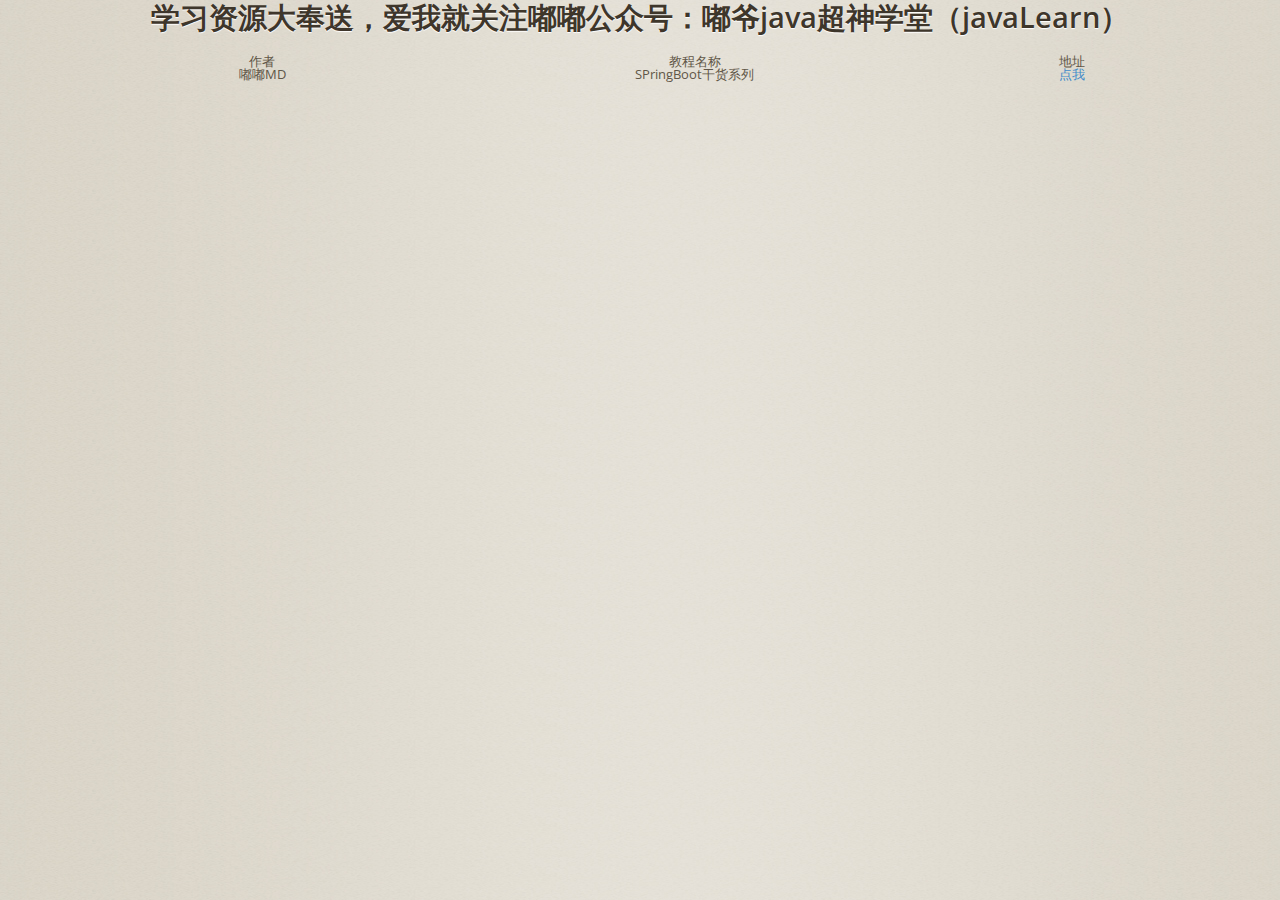
<file: src/main/resources/templates/index.html>
<!DOCTYPE html>
<html xmlns:th="http://www.thymeleaf.org" lang="en">
<head>
  <title>OB</title>
  <meta http-equiv="Content-Type" content="text/html; charset=UTF-8"/>
  <!-- main JS libs -->
  <script src="../static/vanilla-cream-css/js/libs/modernizr.min.js"
          th:src="@{/vanilla-cream-css/js/libs/modernizr.min.js}"></script>
  <script src="../static/vanilla-cream-css/js/libs/jquery-1.10.0.js"
          th:src="@{/vanilla-cream-css/js/libs/jquery-1.10.0.js}"></script>
  <script src="../static/vanilla-cream-css/js/libs/jquery-ui.min.js"
          th:src="@{/vanilla-cream-css/js/libs/jquery-ui.min.js}"></script>
  <script src="../static/vanilla-cream-css/js/libs/bootstrap.min.js"
          th:src="@{/vanilla-cream-css/js/libs/bootstrap.min.js}"></script>
  <!-- Style CSS -->
  <link rel="stylesheet" href="../static/vanilla-cream-css/css/bootstrap.css"
        th:href="@{/vanilla-cream-css/css/bootstrap.css}"/>
  <link rel="stylesheet" href="../static/vanilla-cream-css/style.css"
        th:href="@{/vanilla-cream-css/style.css}"/>
  <!-- scripts -->
  <script src="../static/vanilla-cream-css/js/general.js"
          th:src="@{/vanilla-cream-css/js/general.js}"></script>
</head>
<body>
<div style="text-align: center;margin:0 auto;width: 1000px; ">
  <h1>学习资源大奉送，爱我就关注嘟嘟公众号：嘟爷java超神学堂（javaLearn）</h1>
  <table width="100%" border="1" cellspacing="1" cellpadding="0">
    <tr>
      <td>作者</td>
      <td>教程名称</td>
      <td>地址</td>
    </tr>
    <!--/*@thymesVar id="learnList" type=""*/-->
    <tr th:each="learn : ${learnList}">
      <td th:text="${learn.author}">嘟嘟MD</td>
      <td th:text="${learn.title}">SPringBoot干货系列</td>
      <td><a th:href="${learn.url}" target="_blank">点我</a></td>
    </tr>
  </table>
</div>
</body>
</html>
</file>
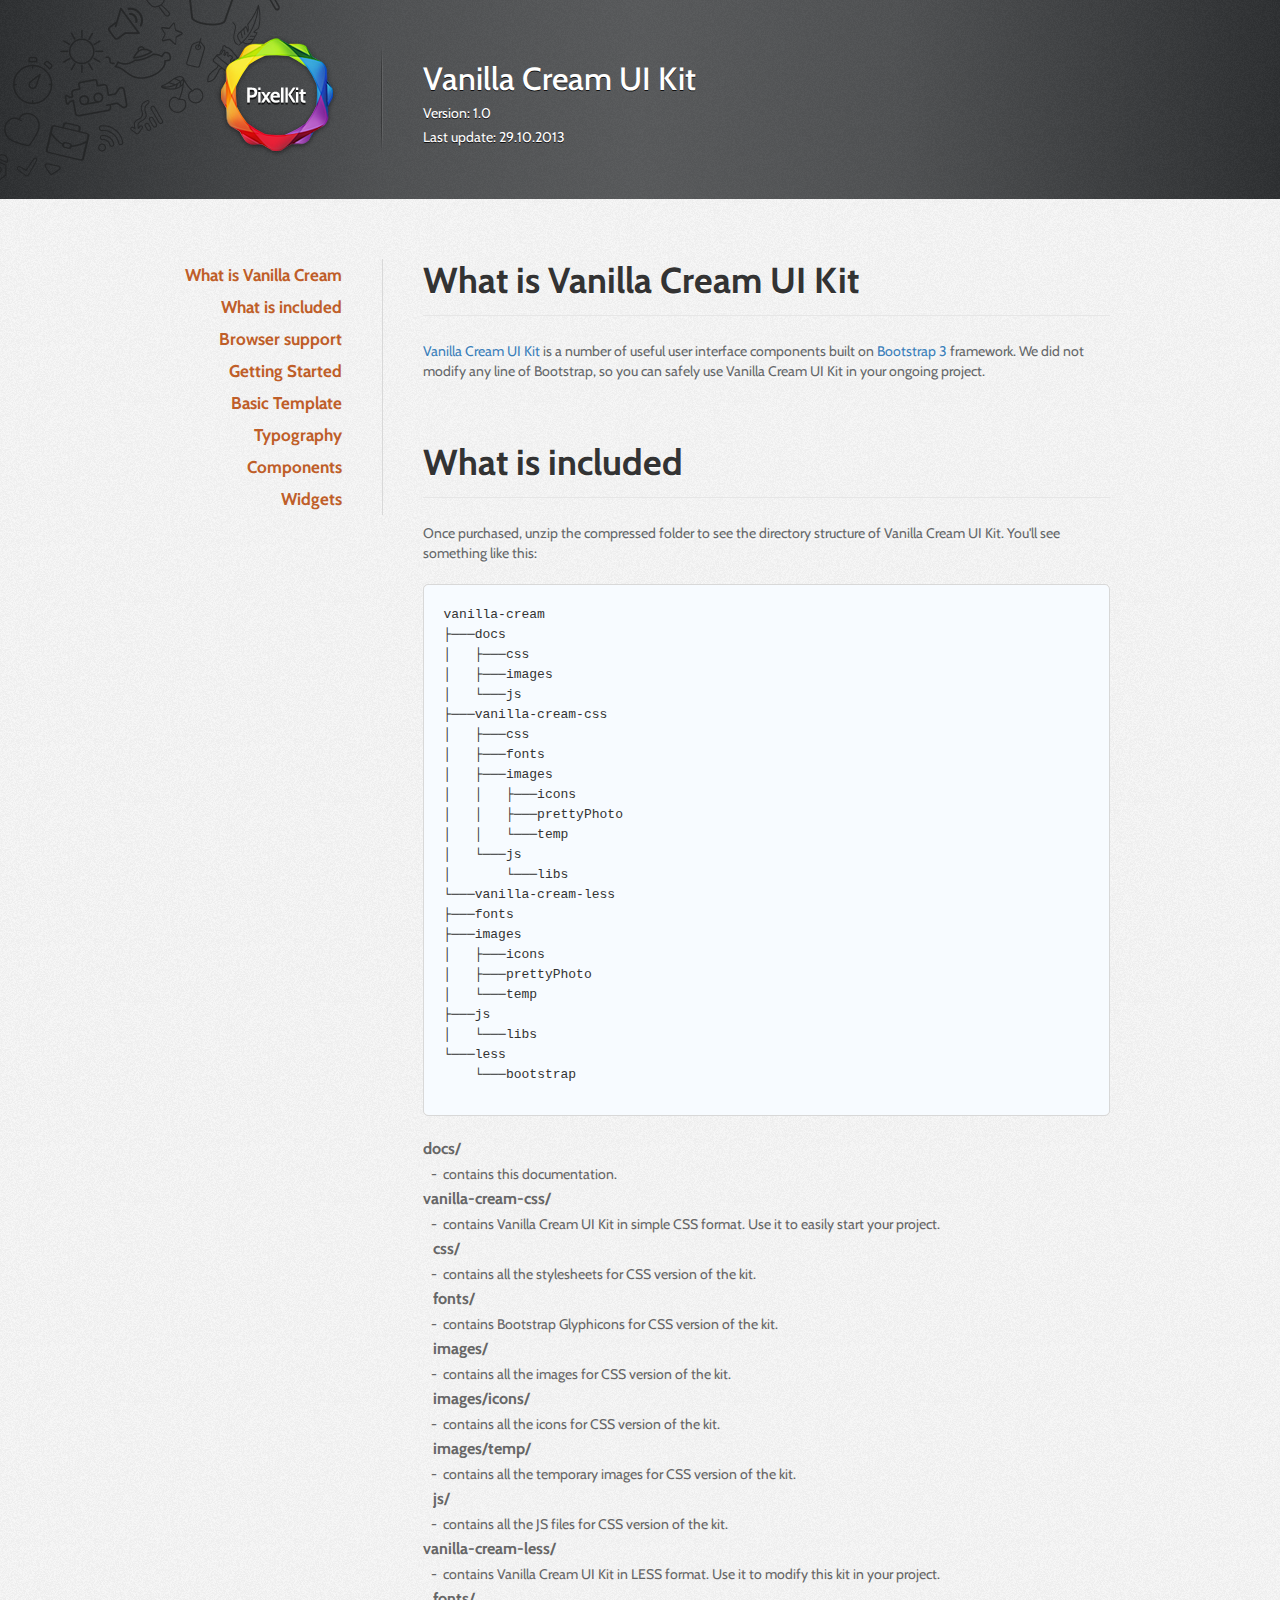
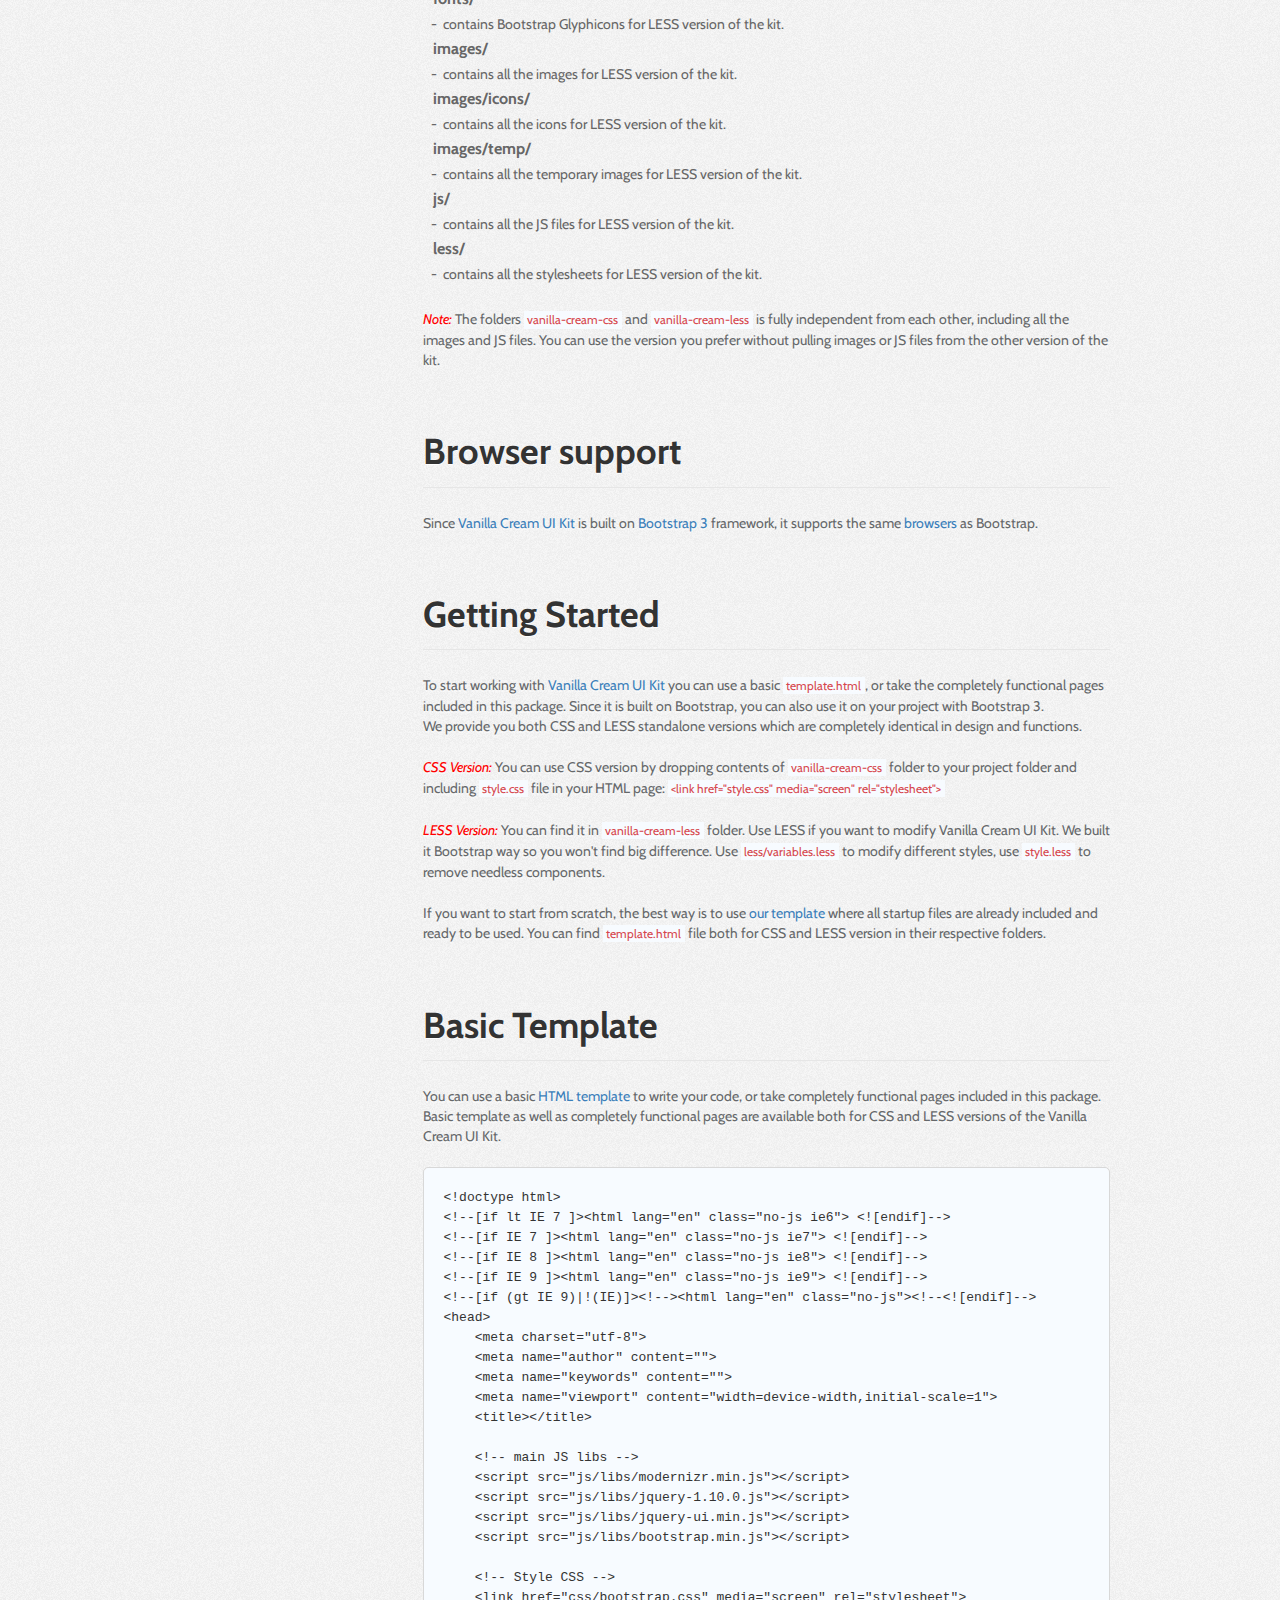
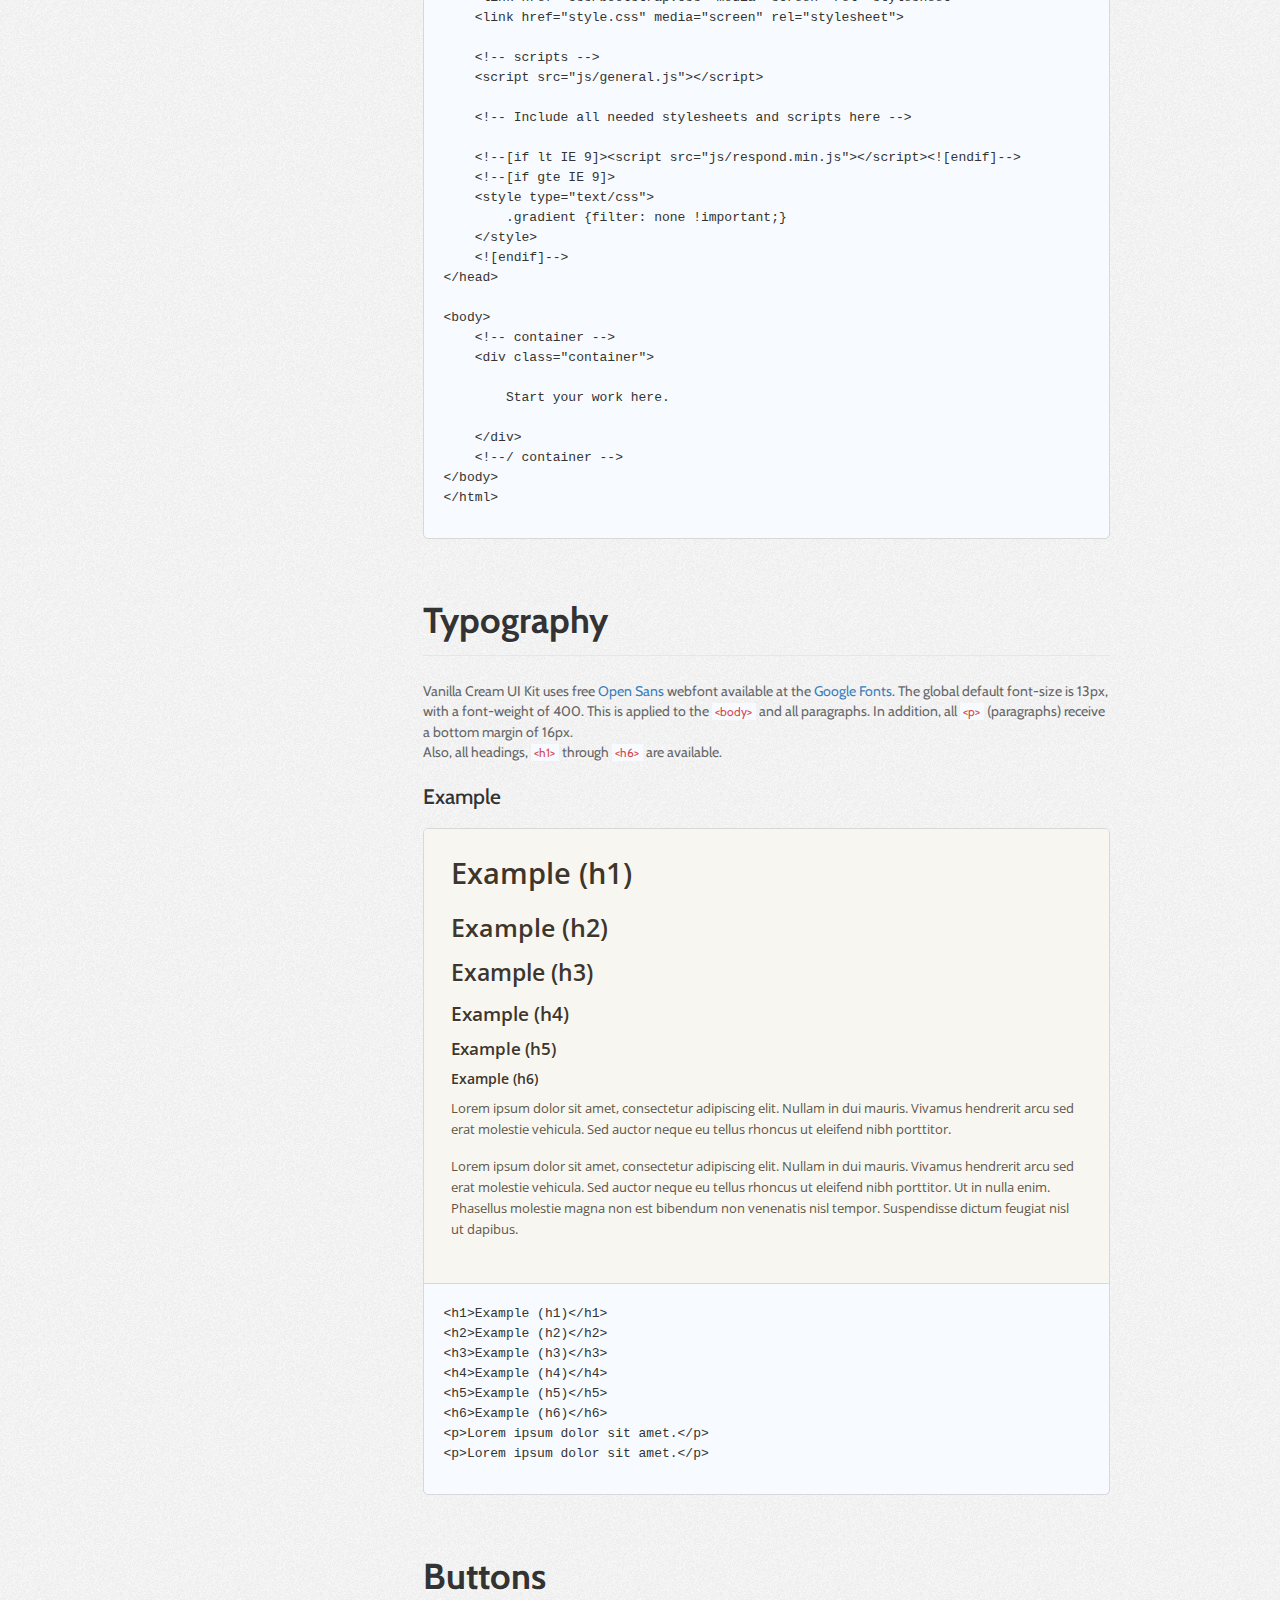
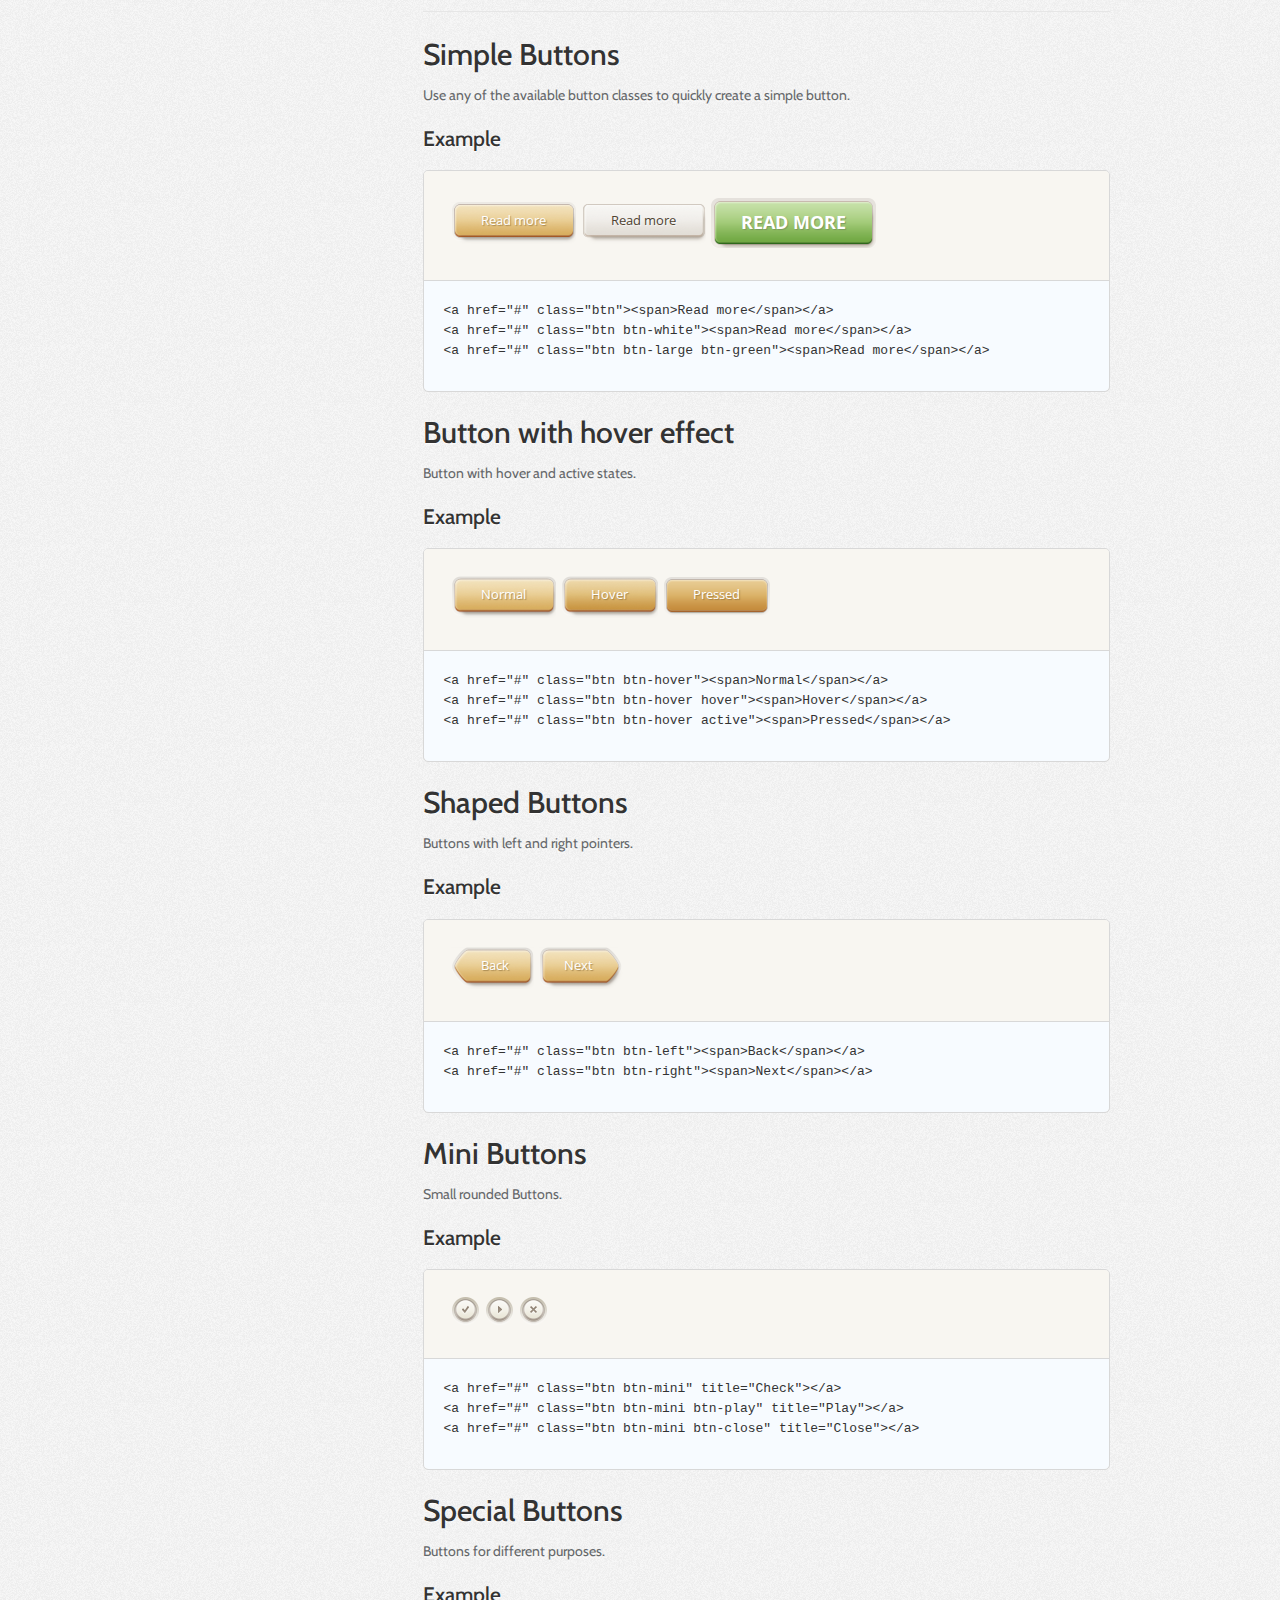
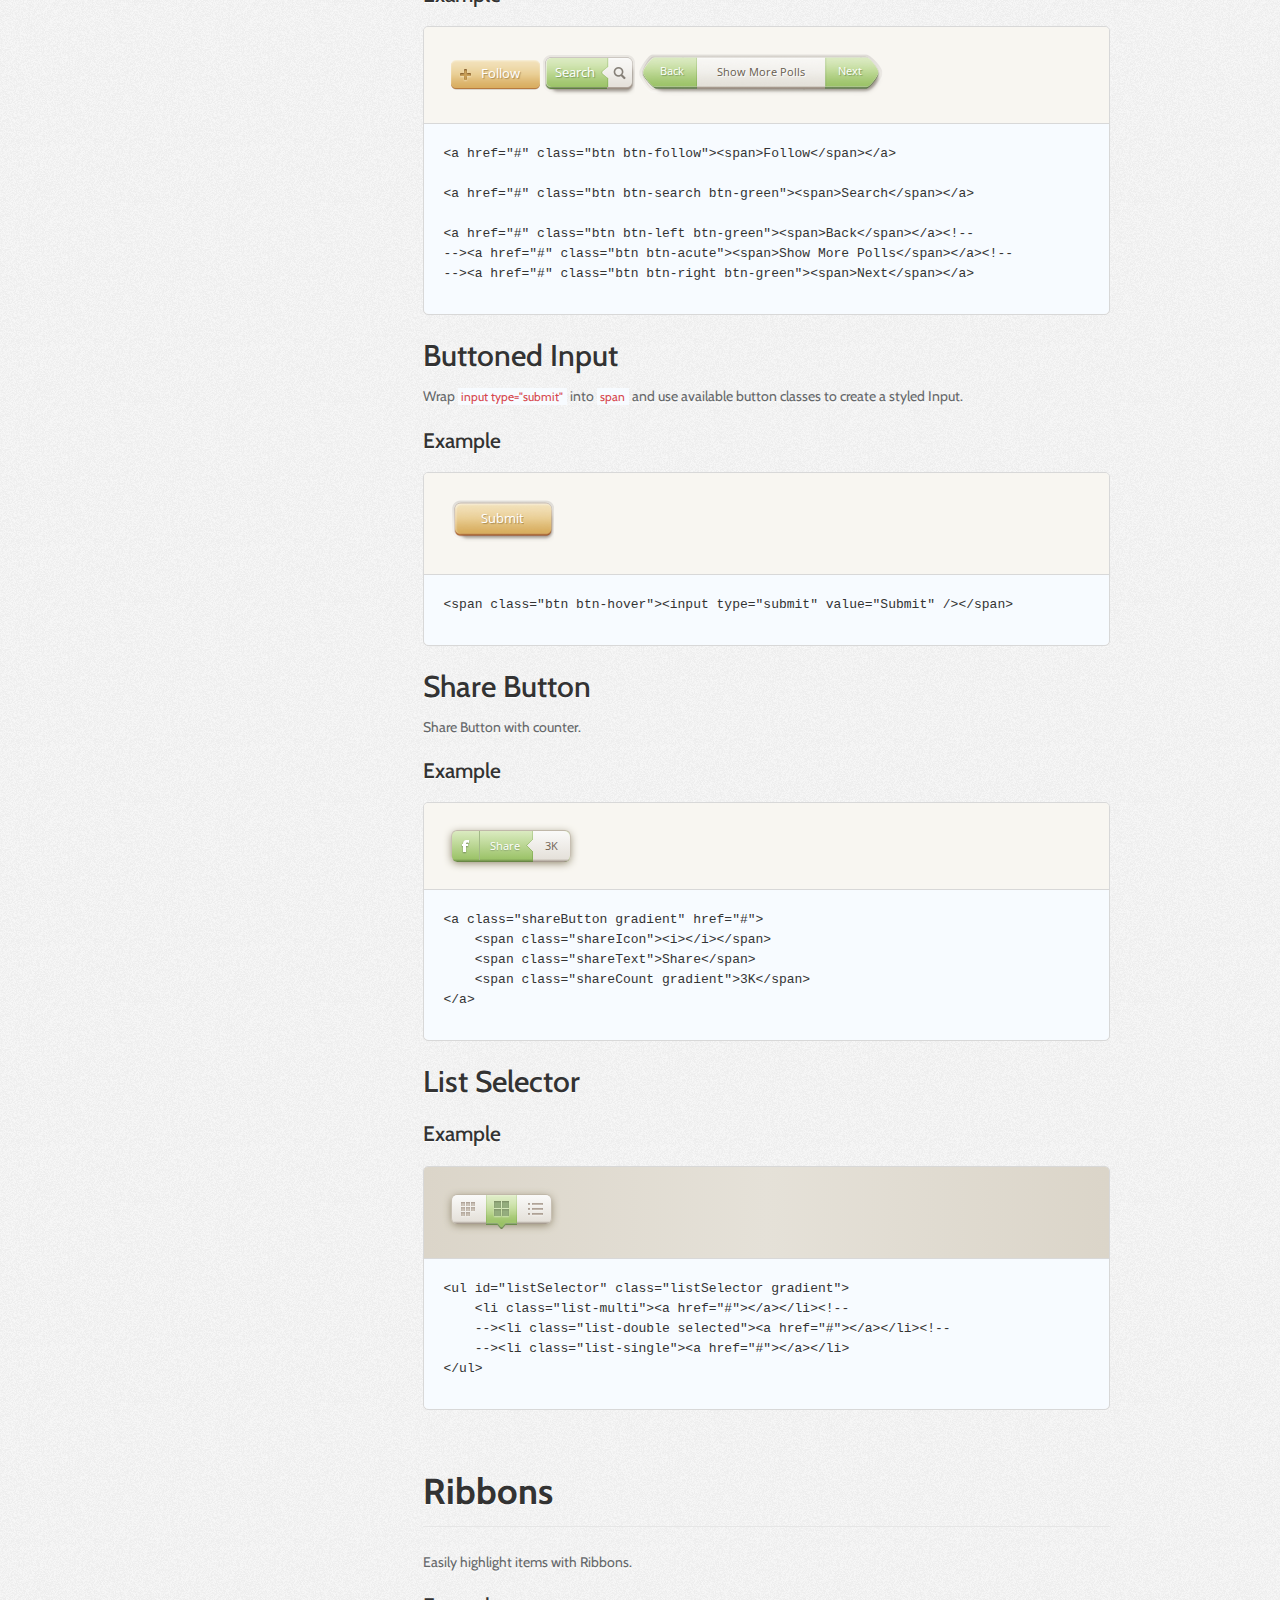
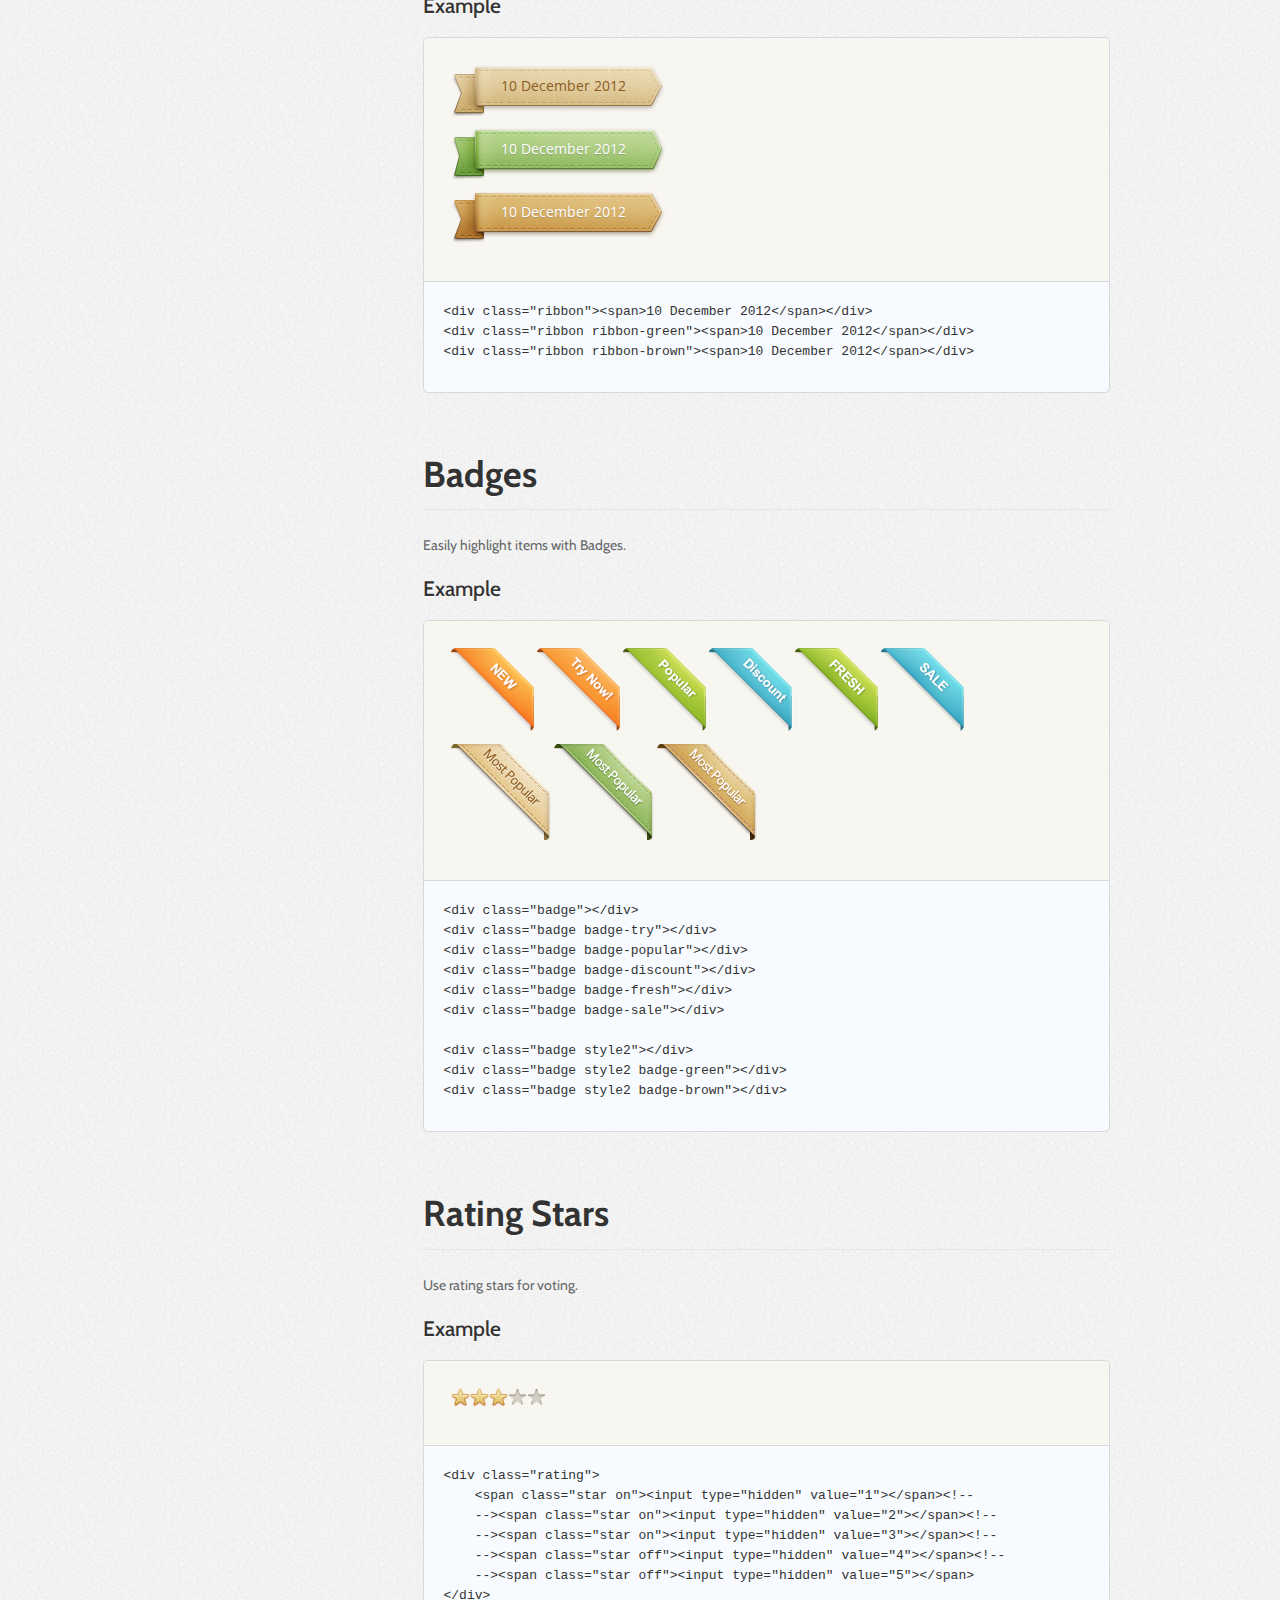
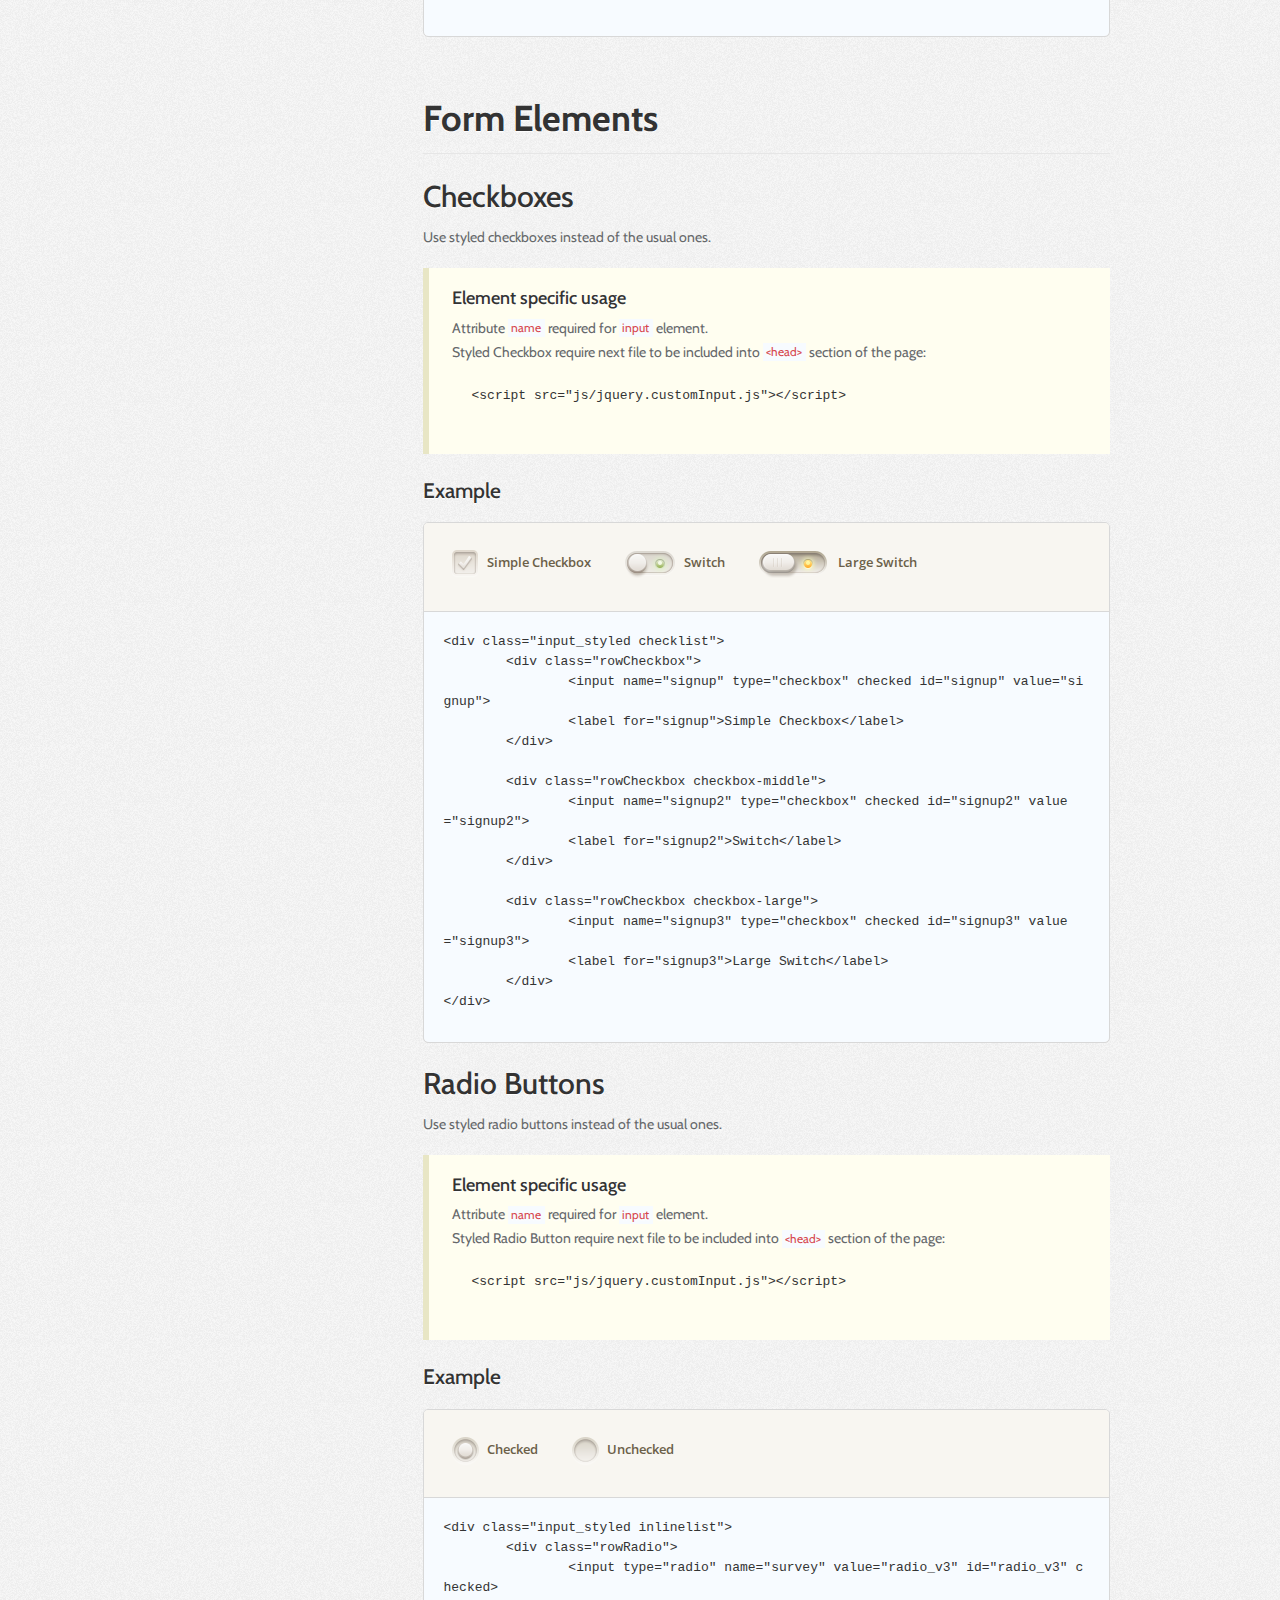
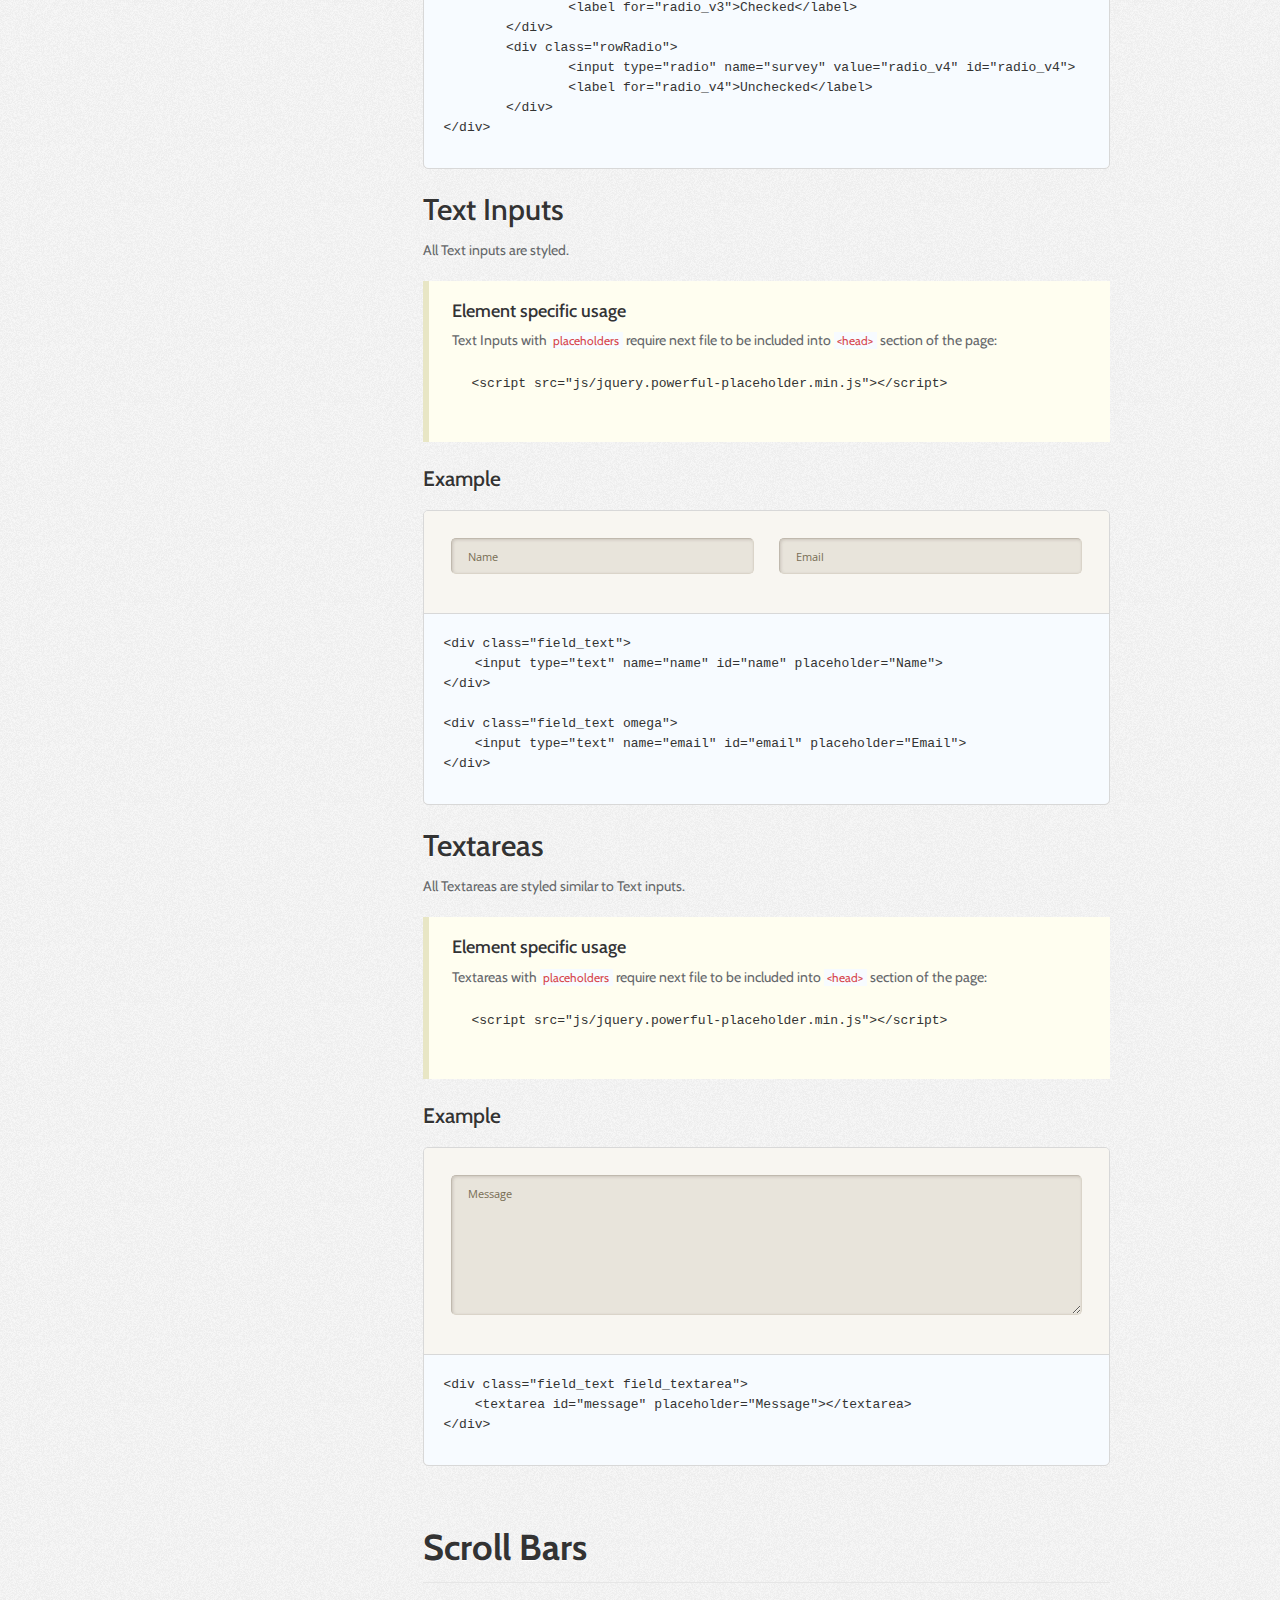
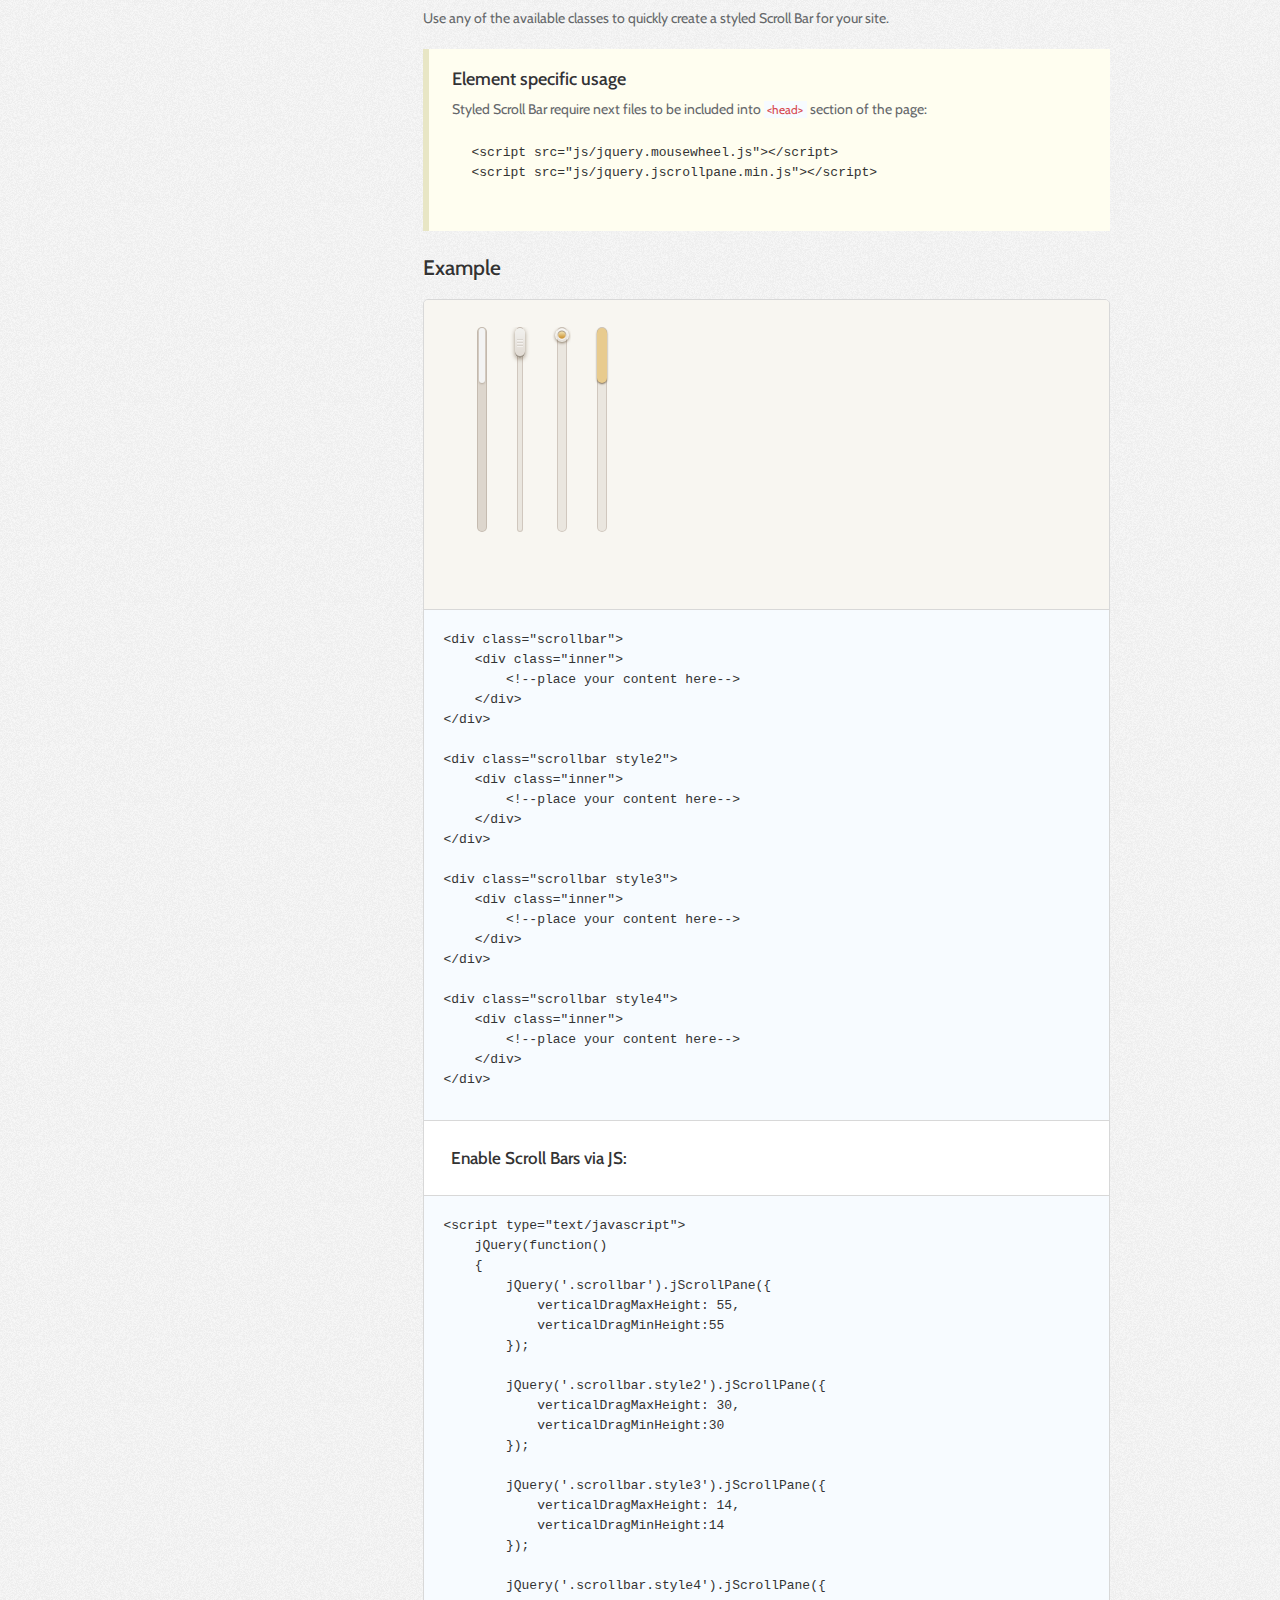
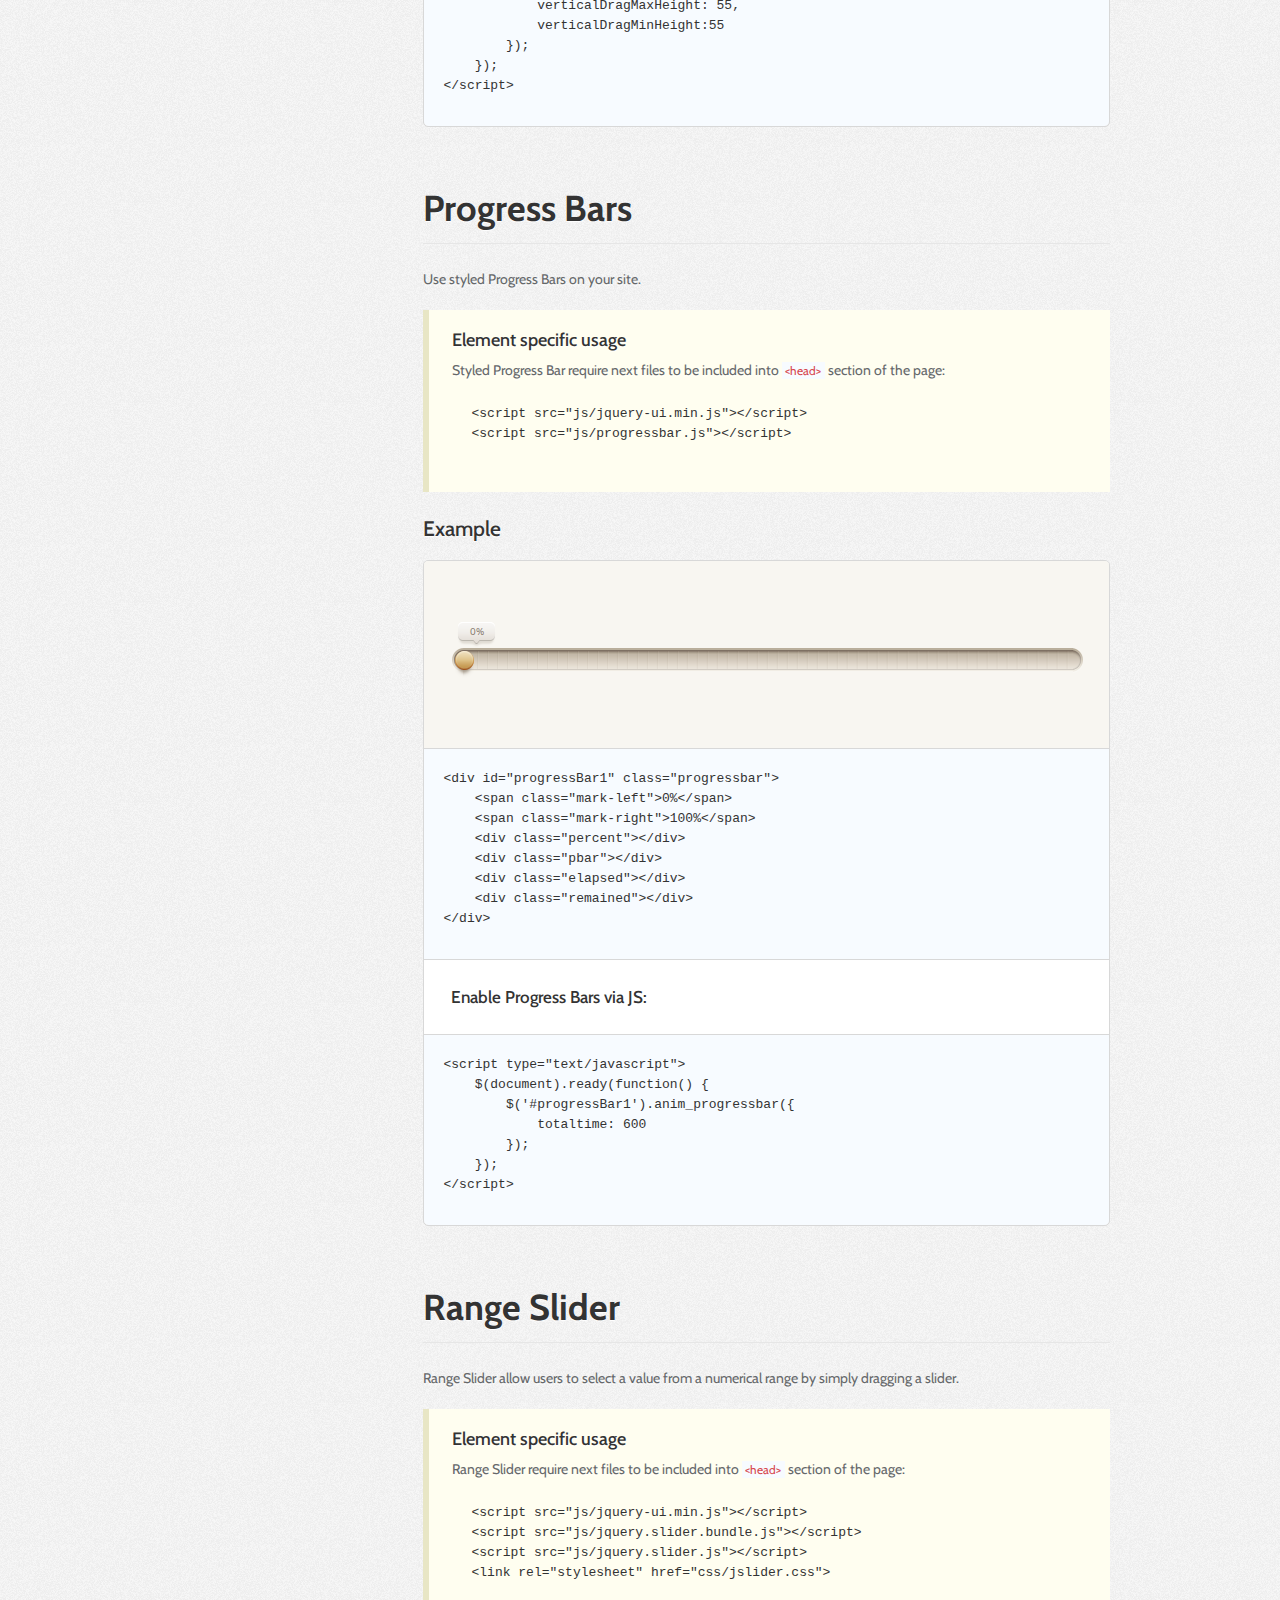
<file: src/main/resources/static/docs/index.html>
<!doctype html>
<!--[if lt IE 7 ]>
<html lang="en" class="no-js ie6"> <![endif]-->
<!--[if IE 7 ]>
<html lang="en" class="no-js ie7"> <![endif]-->
<!--[if IE 8 ]>
<html lang="en" class="no-js ie8"> <![endif]-->
<!--[if IE 9 ]>
<html lang="en" class="no-js ie9"> <![endif]-->
<!--[if (gt IE 9)|!(IE)]><!-->
<html lang="en" class="no-js"> <!--<![endif]-->
<head>
  <meta charset="utf-8">
  <meta name="author" content="ThemeFuse">
  <meta name="keywords" content="">
  <meta name="viewport" content="width=device-width,initial-scale=1">
  <title>Vanilla Cream | Documentation</title>

  <!-- main JS libs -->
  <script src="../vanilla-cream-css/js/libs/modernizr.min.js"></script>
  <script src="../vanilla-cream-css/js/libs/jquery-1.10.0.js"></script>
  <script src="../vanilla-cream-css/js/libs/jquery-ui.min.js"></script>
  <script src="../vanilla-cream-css/js/libs/bootstrap.min.js"></script>

  <!-- Style CSS -->
  <link href="../vanilla-cream-css/css/bootstrap.css" media="screen" rel="stylesheet">
  <link href="../vanilla-cream-css/style.css" media="screen" rel="stylesheet">
  <link href="css/docs.css" media="screen" rel="stylesheet">

  <!-- scripts -->
  <script src="../vanilla-cream-css/js/general.js"></script>
  <script src="js/general.js"></script>

  <!-- datepicker -->
  <link href="../vanilla-cream-css/css/jquery-ui-1.8.20.custom.css" rel="stylesheet">

  <!-- custom input -->
  <script src="../vanilla-cream-css/js/jquery.customInput.js"></script>
  <script type="text/javascript" src="../vanilla-cream-css/js/custom.js"></script>

  <!-- Placeholders -->
  <script type="text/javascript"
          src="../vanilla-cream-css/js/jquery.powerful-placeholder.min.js"></script>

  <!-- Multiselect -->
  <link rel="stylesheet" href="../vanilla-cream-css/css/chosen.css">
  <script src="../vanilla-cream-css/js/jquery.chosen.min.js" type="text/javascript"></script>
  <script type="text/javascript">
    jQuery(document).ready(function () {
      jQuery('#contact_name').chosen({width: "100%"});
    });
  </script>

  <!-- Scroll Bars -->
  <script src="../vanilla-cream-css/js/jquery.mousewheel.js"></script>
  <script src="../vanilla-cream-css/js/jquery.jscrollpane.min.js"></script>
  <script type="text/javascript">
    jQuery(function () {
      jQuery('.scrollbar').jScrollPane({
        verticalDragMaxHeight: 55,
        verticalDragMinHeight: 55
      });

      jQuery('.scrollbar.style2').jScrollPane({
        verticalDragMaxHeight: 30,
        verticalDragMinHeight: 30
      });

      jQuery('.scrollbar.style3').jScrollPane({
        verticalDragMaxHeight: 14,
        verticalDragMinHeight: 14
      });

      jQuery('.scrollbar.style4').jScrollPane({
        verticalDragMaxHeight: 55,
        verticalDragMinHeight: 55
      });
    });
  </script>

  <!-- Progress Bars -->
  <script src="../vanilla-cream-css/js/progressbar.js"></script>

  <!-- range sliders -->
  <script src="../vanilla-cream-css/js/jquery.slider.bundle.js"></script>
  <script src="../vanilla-cream-css/js/jquery.slider.js"></script>
  <link rel="stylesheet" href="../vanilla-cream-css/css/jslider.css">

  <!-- Volume, Balance -->
  <script type="text/javascript" src="../vanilla-cream-css/js/knobRot-0.2.2.js"></script>

  <!-- Video Player -->
  <link href="../vanilla-cream-css/css/video-js.css" rel="stylesheet">
  <script src="../vanilla-cream-css/js/video.js"></script>

  <!-- Audio Player -->
  <link href="../vanilla-cream-css/css/jplayer.css" rel="stylesheet">
  <script src="../vanilla-cream-css/js/jquery.jplayer.min.js"></script>
  <script src="../vanilla-cream-css/js/jplayer.playlist.min.js"></script>
  <script type="text/javascript">
    //<![CDATA[
    $(document).ready(function () {

      new jPlayerPlaylist({
        jPlayer: "#jquery_jplayer_1",
        cssSelectorAncestor: "#jp_container_1"
      }, [
        {
          title: "<ul><li class='item-artist'>3 Doors Down&#160;&#8211;&#160;</li><li class='item-song'>Superman</li></ul>",
          mp3: "http://www.jplayer.org/audio/mp3/TSP-05-Your_face.mp3",
          oga: "http://www.jplayer.org/audio/ogg/TSP-05-Your_face.ogg"
        },
        {
          title: "<ul><li class='item-artist'>Daft Punk&#160;&#8211;&#160;</li><li class='item-song'>Get Lucky</li></ul>",
          mp3: "http://www.jplayer.org/audio/mp3/TSP-07-Cybersonnet.mp3",
          oga: "http://www.jplayer.org/audio/ogg/TSP-07-Cybersonnet.ogg"
        },
        {
          title: "<ul><li class='item-artist'>Justin Timberlake&#160;&#8211;&#160;</li><li class='item-song'>Mirrors</li></ul>",
          mp3: "http://www.jplayer.org/audio/mp3/Miaow-07-Bubble.mp3",
          oga: "http://www.jplayer.org/audio/ogg/Miaow-07-Bubble.ogg"
        }
      ], {
        swfPath: "js",
        supplied: "oga, mp3",
        wmode: "window",
        smoothPlayBar: false,
        keyEnabled: false
      });
    });
    //]]>
  </script>

  <!-- Calendar -->
  <script src="../vanilla-cream-css/js/jquery-ui.multidatespicker.js"></script>

  <!-- Visual Text Editor -->
  <script src="../vanilla-cream-css/js/nicEdit.js"></script>

  <!-- Graph Builder -->
  <!--[if lte IE 8]>
  <script language="javascript" type="text/javascript"
          src="../vanilla-cream-css/js/excanvas.min.js"></script><![endif]-->
  <script type="text/javascript" src="../vanilla-cream-css/js/jquery.flot.js"></script>
  <script type="text/javascript" src="../vanilla-cream-css/js/jquery.flot.resize.js"></script>
  <script type="text/javascript">
    $(function () {
      var graphwidth = $('.widget_graph .inner').width();
      $('.widget_graph .graph').css('height', parseInt(graphwidth / 1.7));
      $(window).resize(function () {
        graphwidth = $('.widget_graph .inner').width();
        $('.widget_graph .graph').css('height', parseInt(graphwidth / 1.7));
      });

      var d1 = [[0, 9], [1, 23], [1.8, 7], [2.2, 24], [2.8, 18], [4, 36]];
      var graphholder = $("#graph");
      var plot = $.plot(graphholder, [d1], {
        colors: ["#669146", "#afd8f8", "#cb4b4b", "#4da74d", "#9440ed"],
        xaxis: {
          min: null,
          max: null
        },
        yaxis: {
          autoscaleMargin: 0.02
        },
        series: {
          lines: {
            show: true,
            lineWidth: 2,
            fill: true,
            fillColor: "rgba(188,176,150,0.3)"
          },
          points: {
            show: true,
            radius: 4,
            lineWidth: 2,
            fillColor: "#f6f3ee"
          }
        },
        grid: {
          hoverable: true,
          clickable: true,
          margin: 12,
          color: "#a09d96",
          borderColor: "#b7ab92"
        }
      });

      function showTooltip(x, y, contents) {
        $("<div id='graph-tooltip'>" + contents + "</div>").css(
            {top: y - 36, left: x - 19}).appendTo("body").fadeIn(200);
      };

      var previousPoint = null;
      $("#graph").on("plothover", function (event, pos, item) {

        if (item) {
          if (previousPoint != item.dataIndex) {

            previousPoint = item.dataIndex;

            $("#graph-tooltip").remove();
            var x = item.datapoint[0].toFixed(2),
                y = item.datapoint[1].toFixed(2);

            showTooltip(item.pageX, item.pageY, '$' + y * 100);
          }
        } else {
          $("#graph-tooltip").remove();
          previousPoint = null;
        }
      });
    });
  </script>

  <!-- SyntaxHighlighter -->
  <script src="https://google-code-prettify.googlecode.com/svn/loader/run_prettify.js"></script>
  <link href="css/prettify.css" rel="stylesheet">

  <!--[if lt IE 9]>
  <script src="../vanilla-cream-css/js/respond.min.js"></script><![endif]-->
  <!--[if gte IE 9]>
  <style type="text/css">
    .gradient {
      filter: none !important;
    }
  </style>
  <![endif]-->
</head>

<body>
<div class="body_wrap">

  <header class="header-demo">
    <div class="inner gradient">
      <!-- container -->
      <div class="container">
        <!-- row -->
        <div class="row">
          <div class="col-sm-3">
            <div class="logo"><img src="images/logo.png" alt=""/></div>
          </div>

          <div class="col-sm-9">
            <h1>Vanilla Cream UI Kit</h1>
            <span>Version: 1.0</span>
            <span>Last update: 29.10.2013</span>
          </div>
        </div>
        <!--/ row-->
      </div>
      <!--/ container -->
    </div>
  </header>

  <!-- container -->
  <div class="container">
    <!-- row -->
    <div class="row">
      <div class="col-sm-3">
        <div class="sidebar-demo hidden-print" role="complementary" data-spy="affix"
             data-offset-top="200">
          <ul class="nav">
            <li><a href="#about">What is Vanilla Cream</a></li>
            <li><a href="#what-included">What is included</a></li>
            <li><a href="#browser">Browser support</a></li>
            <li><a href="#getting-started">Getting Started</a></li>
            <li><a href="#template">Basic Template</a></li>
            <li><a href="#typography">Typography</a></li>
            <li>
              <a href="#buttons">Components</a>
              <ul class="nav">
                <li>
                  <a href="#buttons">Buttons</a>
                  <ul class="nav">
                    <li><a href="#buttons-simple">Simple Buttons</a></li>
                    <li><a href="#buttons-hovered">Hovered Button</a></li>
                    <li><a href="#buttons-shaped">Shaped Buttons</a></li>
                    <li><a href="#buttons-mini">Mini Buttons</a></li>
                    <li><a href="#buttons-special">Special Buttons</a></li>
                    <li><a href="#buttons-input">Buttoned Input</a></li>
                    <li><a href="#buttons-share">Share Button</a></li>
                    <li><a href="#buttons-list">List Selector</a></li>
                  </ul>
                </li>
                <li><a href="#ribbons">Ribbons</a></li>
                <li><a href="#badges">Badges</a></li>
                <li><a href="#rating-stars">Rating Stars</a></li>
                <li>
                  <a href="#form">Form Elements</a>
                  <ul class="nav">
                    <li><a href="#form-checkboxes">Checkboxes</a></li>
                    <li><a href="#form-radios">Radio Buttons</a></li>
                    <li><a href="#form-inputs">Text Inputs</a></li>
                    <li><a href="#form-textarea">Textareas</a></li>
                  </ul>
                </li>
                <li><a href="#scroll-bars">Scroll Bars</a></li>
                <li><a href="#progress-bars">Progress bars</a></li>
                <li><a href="#range-slider">Range Slider</a></li>
                <li>
                  <a href="#knobs">Knobs</a>
                  <ul class="nav">
                    <li><a href="#knobs-volume">Volume</a></li>
                    <li><a href="#knobs-balance">Balance</a></li>
                  </ul>
                </li>
                <li>
                  <a href="#navigation">Navigation</a>
                  <ul class="nav">
                    <li><a href="#website-menu">Website Menu</a></li>
                    <li><a href="#dropdown-menu">Dropdown Menu</a></li>
                  </ul>
                </li>
                <li><a href="#tabs">Tabs</a></li>
              </ul>
            </li>

            <li>
              <a href="#forms">Widgets</a>
              <ul class="nav">
                <li>
                  <a href="#forms">Forms</a>
                  <ul class="nav">
                    <li><a href="#forms-contact">Contact Form</a></li>
                    <li><a href="#forms-login">Login Form</a></li>
                    <li><a href="#forms-search">Search Form</a></li>
                  </ul>
                </li>
                <li>
                  <a href="#pricing">Pricing</a>
                  <ul class="nav">
                    <li><a href="#pricing-def">Default style</a></li>
                    <li><a href="#pricing-alt">Alternative style</a></li>
                  </ul>
                </li>
                <li><a href="#content-box">Content Box</a></li>
                <li><a href="#message-field">Message Field</a></li>
                <li><a href="#video-player">Video Player</a></li>
                <li><a href="#audio-player">Audio Player</a></li>
                <li>
                  <a href="#sliders">Sliders</a>
                  <ul class="nav">
                    <li><a href="#sliders-image">Image Slider</a></li>
                  </ul>
                </li>
                <li><a href="#widget-calendar">Calendar</a></li>
                <li><a href="#user-profile">User Profile</a></li>
                <li><a href="#flot-graph">Graph</a></li>
              </ul>
            </li>
          </ul>
        </div>
      </div>

      <div class="col-sm-9">
        <!-- content -->
        <div class="content-demo" role="main">

          <!-- What is this -->
          <div class="section-demo">
            <h2 id="about">What is Vanilla Cream UI Kit</h2>

            <div class="description">
              <p><a href="http://pixelkit.com/previews/light-ui-kit/" target="_blank">Vanilla Cream
                UI Kit</a> is a number of useful user interface components built on <a
                  href="http://getbootstrap.com" target="_blank">Bootstrap 3</a> framework. We did
                not modify any line of Bootstrap, so you can safely use Vanilla Cream UI Kit in your
                ongoing project.</p>
            </div>

          </div>
          <!--/ What is this -->

          <!-- What's included -->
          <div class="section-demo">
            <h2 id="what-included">What is included</h2>

            <div class="description">
              <p>Once purchased, unzip the compressed folder to see the directory structure of
                Vanilla Cream UI Kit. You'll see something like this:</p>
            </div>
            <div class="example">
              <div class="example-code">
                                    <pre class="prettyprint">
vanilla-cream
├───docs
│   ├───css
│   ├───images
│   └───js
├───vanilla-cream-css
│   ├───css
│   ├───fonts
│   ├───images
│   │   ├───icons
│   │   ├───prettyPhoto
│   │   └───temp
│   └───js
│       └───libs
└───vanilla-cream-less
├───fonts
├───images
│   ├───icons
│   ├───prettyPhoto
│   └───temp
├───js
│   └───libs
└───less
    └───bootstrap
                                    </pre>
              </div>
            </div>
            <div class="description">
              <dl class="clearfix">
                <dt class="parent">docs/</dt>
                <dd>contains this documentation.</dd>
                <dt class="parent">vanilla-cream-css/</dt>
                <dd>contains Vanilla Cream UI Kit in simple CSS format. Use it to easily start your
                  project.
                </dd>
                <dt>css/</dt>
                <dd>contains all the stylesheets for CSS version of the kit.</dd>
                <dt>fonts/</dt>
                <dd>contains Bootstrap Glyphicons for CSS version of the kit.</dd>
                <dt>images/</dt>
                <dd>contains all the images for CSS version of the kit.</dd>
                <dt>images/icons/</dt>
                <dd>contains all the icons for CSS version of the kit.</dd>
                <dt>images/temp/</dt>
                <dd>contains all the temporary images for CSS version of the kit.</dd>
                <dt>js/</dt>
                <dd>contains all the JS files for CSS version of the kit.</dd>

                <dt class="parent">vanilla-cream-less/</dt>
                <dd>contains Vanilla Cream UI Kit in LESS format. Use it to modify this kit in your
                  project.
                </dd>
                <dt>fonts/</dt>
                <dd>contains Bootstrap Glyphicons for LESS version of the kit.</dd>
                <dt>images/</dt>
                <dd>contains all the images for LESS version of the kit.</dd>
                <dt>images/icons/</dt>
                <dd>contains all the icons for LESS version of the kit.</dd>
                <dt>images/temp/</dt>
                <dd>contains all the temporary images for LESS version of the kit.</dd>
                <dt>js/</dt>
                <dd>contains all the JS files for LESS version of the kit.</dd>
                <dt>less/</dt>
                <dd>contains all the stylesheets for LESS version of the kit.</dd>
              </dl>

              <p><em>Note:</em> The folders <code>vanilla-cream-css</code> and <code>vanilla-cream-less</code>
                is fully independent from each other, including all the images and JS files. You can
                use the version you prefer without pulling images or JS files from the other version
                of the kit.</p>
            </div>
          </div>
          <!--/ What's included -->

          <!-- Browser support -->
          <div class="section-demo">
            <h2 id="browser">Browser support</h2>

            <div class="description">
              <p>Since <a href="http://pixelkit.com/previews/light-ui-kit/" target="_blank">Vanilla
                Cream UI Kit</a> is built on <a href="http://getbootstrap.com" target="_blank">Bootstrap
                3</a> framework, it supports the same <a
                  href="http://getbootstrap.com/getting-started/#browsers"
                  target="_blank">browsers</a> as Bootstrap.</p>
            </div>

          </div>
          <!--/ Browser support -->

          <!-- Getting Started -->
          <div class="section-demo">
            <h2 id="getting-started">Getting Started</h2>

            <div class="description">
              <p>To start working with <a href="http://pixelkit.com/previews/light-ui-kit/"
                                          target="_blank">Vanilla Cream UI Kit</a> you can use a
                basic <code>template.html</code>, or take the completely functional pages included
                in this package. Since it is built on Bootstrap, you can also use it on your project
                with Bootstrap 3.
                <br/>
                We provide you both CSS and LESS standalone versions which are completely identical
                in design and functions.
              </p>
              <p>
                <em>CSS Version:</em> You can use CSS version by dropping contents of <code>vanilla-cream-css</code>
                folder to your project folder and including <code>style.css</code> file in your HTML
                page: <code>&lt;link href="style.css" media="screen" rel="stylesheet"></code>
              </p>
              <p>
                <em>LESS Version:</em> You can find it in <code>vanilla-cream-less</code> folder.
                Use LESS if you want to modify Vanilla Cream UI Kit. We built it Bootstrap way so
                you won't find big difference. Use <code>less/variables.less</code> to modify
                different styles, use <code>style.less</code> to remove needless components.
              </p>
              <p>
                If you want to start from scratch, the best way is to use <a href="#template">our
                template</a> where all startup files are already included and ready to be used. You
                can find <code>template.html</code> file both for CSS and LESS version in their
                respective folders.
              </p>
            </div>

          </div>
          <!-- Getting Started -->

          <!-- Basic Template -->
          <div class="section-demo">
            <h2 id="template">Basic Template</h2>

            <div class="description">
              <p>You can use a basic <a href="../vanilla-cream-css/template.html" target="_blank">HTML
                template</a> to write your code, or take completely functional pages included in
                this package. Basic template as well as completely functional pages are available
                both for CSS and LESS versions of the Vanilla Cream UI Kit.</p>
            </div>
            <div class="example">
              <div class="example-code">
                                <pre class="prettyprint">
&lt;!doctype html>
&lt;!--[if lt IE 7 ]>&lt;html lang="en" class="no-js ie6"> &lt;![endif]-->
&lt;!--[if IE 7 ]>&lt;html lang="en" class="no-js ie7"> &lt;![endif]-->
&lt;!--[if IE 8 ]>&lt;html lang="en" class="no-js ie8"> &lt;![endif]-->
&lt;!--[if IE 9 ]>&lt;html lang="en" class="no-js ie9"> &lt;![endif]-->
&lt;!--[if (gt IE 9)|!(IE)]>&lt;!-->&lt;html lang="en" class="no-js">&lt;!--&lt;![endif]-->
&lt;head>
    &lt;meta charset="utf-8">
    &lt;meta name="author" content="">
    &lt;meta name="keywords" content="">
    &lt;meta name="viewport" content="width=device-width,initial-scale=1">
    &lt;title>&lt;/title>

    &lt;!-- main JS libs -->
    &lt;script src="js/libs/modernizr.min.js">&lt;/script>
    &lt;script src="js/libs/jquery-1.10.0.js">&lt;/script>
    &lt;script src="js/libs/jquery-ui.min.js">&lt;/script>
    &lt;script src="js/libs/bootstrap.min.js">&lt;/script>

    &lt;!-- Style CSS -->
    &lt;link href="css/bootstrap.css" media="screen" rel="stylesheet">
    &lt;link href="style.css" media="screen" rel="stylesheet">

    &lt;!-- scripts -->
    &lt;script src="js/general.js">&lt;/script>

    &lt;!-- Include all needed stylesheets and scripts here -->

    &lt;!--[if lt IE 9]>&lt;script src="js/respond.min.js">&lt;/script>&lt;![endif]-->
    &lt;!--[if gte IE 9]>
    &lt;style type="text/css">
        .gradient {filter: none !important;}
    &lt;/style>
    &lt;![endif]-->
&lt;/head>

&lt;body>
    &lt;!-- container -->
    &lt;div class="container">

        Start your work here.

    &lt;/div>
    &lt;!--/ container -->
&lt;/body>
&lt;/html>
                                </pre>
              </div>
            </div>
          </div>
          <!-- Basic Template -->

          <!-- Typography -->
          <div class="section-demo">
            <h2 id="typography">Typography</h2>

            <div class="description">
              <p>
                Vanilla Cream UI Kit uses free <a
                  href="http://www.google.com/fonts#UsePlace:use/Collection:Open+Sans"
                  target="_blank">Open Sans</a> webfont available at the <a
                  href="http://www.google.com/fonts" target="_blank">Google Fonts</a>. The global
                default font-size is 13px, with a font-weight of 400. This is applied to the <code>&lt;body></code>
                and all paragraphs. In addition, all <code>&lt;p></code> (paragraphs) receive a
                bottom margin of 16px.
                <br/>
                Also, all headings, <code>&lt;h1></code> through <code>&lt;h6></code> are available.
              </p>
              <h4>Example</h4>
            </div>
            <div class="example">
              <div class="example-item">
                <h1>Example (h1)</h1>
                <h2>Example (h2)</h2>
                <h3>Example (h3)</h3>
                <h4>Example (h4)</h4>
                <h5>Example (h5)</h5>
                <h6>Example (h6)</h6>
                <p>Lorem ipsum dolor sit amet, consectetur adipiscing elit. Nullam in dui mauris.
                  Vivamus hendrerit arcu sed erat molestie vehicula. Sed auctor neque eu tellus
                  rhoncus ut eleifend nibh porttitor.</p>
                <p>Lorem ipsum dolor sit amet, consectetur adipiscing elit. Nullam in dui mauris.
                  Vivamus hendrerit arcu sed erat molestie vehicula. Sed auctor neque eu tellus
                  rhoncus ut eleifend nibh porttitor. Ut in nulla enim. Phasellus molestie magna non
                  est bibendum non venenatis nisl tempor. Suspendisse dictum feugiat nisl ut
                  dapibus.</p>
              </div>
              <div class="example-code">
                                    <pre class="prettyprint">
&lt;h1>Example (h1)&lt;/h1>
&lt;h2>Example (h2)&lt;/h2>
&lt;h3>Example (h3)&lt;/h3>
&lt;h4>Example (h4)&lt;/h4>
&lt;h5>Example (h5)&lt;/h5>
&lt;h6>Example (h6)&lt;/h6>
&lt;p>Lorem ipsum dolor sit amet.&lt;/p>
&lt;p>Lorem ipsum dolor sit amet.&lt;/p>
                                    </pre>
              </div>
            </div>
          </div>
          <!--/ Typography -->

          <!-- Buttons -->
          <div class="section-demo">
            <h2 id="buttons">Buttons</h2>

            <!--/ Simple Buttons -->
            <div class="description">
              <h3 id="buttons-simple">Simple Buttons</h3>
              <p>Use any of the available button classes to quickly create a simple button.</p>
              <h4>Example</h4>
            </div>
            <div class="example">
              <div class="example-item example-buttons">
                <a href="#" class="btn"><span>Read more</span></a>
                <a href="#" class="btn btn-white"><span>Read more</span></a>
                <a href="#" class="btn btn-large btn-green"><span>Read more</span></a>
              </div>
              <div class="example-code">
                                <pre class="prettyprint">
&lt;a href="#" class="btn">&lt;span>Read more&lt;/span>&lt;/a>
&lt;a href="#" class="btn btn-white">&lt;span>Read more&lt;/span>&lt;/a>
&lt;a href="#" class="btn btn-large btn-green">&lt;span>Read more&lt;/span>&lt;/a>
                                </pre>
              </div>
            </div>
            <!--/ Simple Buttons -->

            <!-- Hovered Button -->
            <div class="description">
              <h3 id="buttons-hovered">Button with hover effect</h3>
              <p>Button with hover and active states.</p>
              <h4>Example</h4>
            </div>
            <div class="example">
              <div class="example-item example-buttons">
                <a href="#" class="btn btn-hover"><span>Normal</span></a>
                <a href="#" class="btn btn-hover hover"><span>Hover</span></a>
                <a href="#" class="btn btn-hover active"><span>Pressed</span></a>
              </div>
              <div class="example-code">
                                <pre class="prettyprint">
&lt;a href="#" class="btn btn-hover">&lt;span>Normal&lt;/span>&lt;/a>
&lt;a href="#" class="btn btn-hover hover">&lt;span>Hover&lt;/span>&lt;/a>
&lt;a href="#" class="btn btn-hover active">&lt;span>Pressed&lt;/span>&lt;/a>
                                </pre>
              </div>
            </div>
            <!--/ Hovered Button -->

            <!--/ Shaped Buttons -->
            <div class="description">
              <h3 id="buttons-shaped">Shaped Buttons</h3>
              <p>Buttons with left and right pointers.</p>
              <h4>Example</h4>
            </div>
            <div class="example">
              <div class="example-item example-buttons">
                <a href="#" class="btn btn-left"><span>Back</span></a>
                <a href="#" class="btn btn-right"><span>Next</span></a>
              </div>
              <div class="example-code">
                                <pre class="prettyprint">
&lt;a href="#" class="btn btn-left">&lt;span>Back&lt;/span>&lt;/a>
&lt;a href="#" class="btn btn-right">&lt;span>Next&lt;/span>&lt;/a>
                                </pre>
              </div>
            </div>
            <!--/ Shaped Buttons -->

            <!--/ Mini Buttons -->
            <div class="description">
              <h3 id="buttons-mini">Mini Buttons</h3>
              <p>Small rounded Buttons.</p>
              <h4>Example</h4>
            </div>
            <div class="example">
              <div class="example-item example-buttons">
                <a href="#" class="btn btn-mini" title="Check"></a>
                <a href="#" class="btn btn-mini btn-play" title="Play"></a>
                <a href="#" class="btn btn-mini btn-close" title="Close"></a>
              </div>
              <div class="example-code">
                                <pre class="prettyprint">
&lt;a href="#" class="btn btn-mini" title="Check">&lt;/a>
&lt;a href="#" class="btn btn-mini btn-play" title="Play">&lt;/a>
&lt;a href="#" class="btn btn-mini btn-close" title="Close">&lt;/a>
                                </pre>
              </div>
            </div>
            <!--/ Mini Buttons -->

            <!--/ Special Buttons -->
            <div class="description">
              <h3 id="buttons-special">Special Buttons</h3>
              <p>Buttons for different purposes.</p>
              <h4>Example</h4>
            </div>
            <div class="example">
              <div class="example-item">
                <a href="#" class="btn btn-follow"><span>Follow</span></a>
                <a href="#" class="btn btn-search btn-green"><span>Search</span></a>
                <a href="#" class="btn btn-left btn-green"><span>Back</span></a><!--
                                --><a href="#"
                                      class="btn btn-acute"><span>Show More Polls</span></a><!--
                                --><a href="#" class="btn btn-right btn-green"><span>Next</span></a>
              </div>
              <div class="example-code">
                                <pre class="prettyprint">
&lt;a href="#" class="btn btn-follow">&lt;span>Follow&lt;/span>&lt;/a>
                                    
&lt;a href="#" class="btn btn-search btn-green">&lt;span>Search&lt;/span>&lt;/a>
                                    
&lt;a href="#" class="btn btn-left btn-green">&lt;span>Back&lt;/span>&lt;/a>&lt;!--
-->&lt;a href="#" class="btn btn-acute">&lt;span>Show More Polls&lt;/span>&lt;/a>&lt;!--
-->&lt;a href="#" class="btn btn-right btn-green">&lt;span>Next&lt;/span>&lt;/a>
                                </pre>
              </div>
            </div>
            <!--/ Special Buttons -->

            <!-- Buttoned Input -->
            <div class="description">
              <h3 id="buttons-input">Buttoned Input</h3>
              <p>Wrap <code>input type="submit"</code> into <code>span</code> and use available
                button classes to create a styled Input.</p>
              <h4>Example</h4>
            </div>
            <div class="example">
              <div class="example-item example-buttons">
                <span class="btn btn-hover"><input type="submit" value="Submit"/></span>
              </div>
              <div class="example-code">
                                <pre class="prettyprint">
&lt;span class="btn btn-hover">&lt;input type="submit" value="Submit" />&lt;/span>
                                </pre>
              </div>
            </div>
            <!--/ Buttoned Input -->

            <!-- Share Button -->
            <div class="description">
              <h3 id="buttons-share">Share Button</h3>
              <p>Share Button with counter.</p>
              <h4>Example</h4>
            </div>
            <div class="example">
              <div class="example-item">
                <!-- Share Button -->
                <a class="shareButton gradient" href="#"><span class="shareIcon"><i></i></span><span
                    class="shareText">Share</span><span class="shareCount gradient">3K</span></a>
                <!--/ Share Button -->
              </div>
              <div class="example-code">
                                <pre class="prettyprint">
&lt;a class="shareButton gradient" href="#">
    &lt;span class="shareIcon">&lt;i>&lt;/i>&lt;/span>
    &lt;span class="shareText">Share&lt;/span>
    &lt;span class="shareCount gradient">3K&lt;/span>
&lt;/a>
                                </pre>
              </div>
            </div>
            <!--/ Share Button -->

            <!-- List Selector -->
            <div class="description">
              <h3 id="buttons-list">List Selector</h3>
              <p></p>
              <h4>Example</h4>
            </div>
            <div class="example">
              <div class="example-item alt-color">
                <!-- List Selector -->
                <ul id="listSelector" class="listSelector gradient">
                  <li class="list-multi"><a href="#"></a></li><!--
                                -->
                  <li class="list-double selected"><a href="#"></a></li><!--
                                -->
                  <li class="list-single"><a href="#"></a></li>
                </ul>
                <!--/ List Selector -->
              </div>
              <div class="example-code">
                                <pre class="prettyprint">
&lt;ul id="listSelector" class="listSelector gradient">
    &lt;li class="list-multi">&lt;a href="#">&lt;/a>&lt;/li>&lt;!--
    -->&lt;li class="list-double selected">&lt;a href="#">&lt;/a>&lt;/li>&lt;!--
    -->&lt;li class="list-single">&lt;a href="#">&lt;/a>&lt;/li>
&lt;/ul>
                                </pre>
              </div>
            </div>
            <!--/ List Selector -->
          </div>
          <!--/ Buttons -->

          <!-- Ribbons -->
          <div class="section-demo">
            <h2 id="ribbons">Ribbons</h2>

            <div class="description">
              <p>Easily highlight items with Ribbons.</p>
              <h4>Example</h4>
            </div>
            <div class="example">
              <div class="example-item example-ribbons">
                <div class="ribbon"><span>10 December 2012</span></div>
                <br/>
                <div class="ribbon ribbon-green"><span>10 December 2012</span></div>
                <br/>
                <div class="ribbon ribbon-brown"><span>10 December 2012</span></div>
              </div>
              <div class="example-code">
                                <pre class="prettyprint">
&lt;div class="ribbon">&lt;span>10 December 2012&lt;/span>&lt;/div>
&lt;div class="ribbon ribbon-green">&lt;span>10 December 2012&lt;/span>&lt;/div>
&lt;div class="ribbon ribbon-brown">&lt;span>10 December 2012&lt;/span>&lt;/div>
                                </pre>
              </div>
            </div>
          </div>
          <!--/ Ribbons -->

          <!-- Badges -->
          <div class="section-demo">
            <h2 id="badges">Badges</h2>

            <div class="description">
              <p>Easily highlight items with Badges.</p>
              <h4>Example</h4>
            </div>
            <div class="example">
              <div class="example-item example-ribbons">
                <div class="badge"></div>
                <div class="badge badge-try"></div>
                <div class="badge badge-popular"></div>
                <div class="badge badge-discount"></div>
                <div class="badge badge-fresh"></div>
                <div class="badge badge-sale"></div>
                <br/>
                <div class="badge style2"></div>
                <div class="badge style2 badge-green"></div>
                <div class="badge style2 badge-brown"></div>
              </div>
              <div class="example-code">
                                <pre class="prettyprint">
&lt;div class="badge">&lt;/div>
&lt;div class="badge badge-try">&lt;/div>
&lt;div class="badge badge-popular">&lt;/div>
&lt;div class="badge badge-discount">&lt;/div>
&lt;div class="badge badge-fresh">&lt;/div>
&lt;div class="badge badge-sale">&lt;/div>

&lt;div class="badge style2">&lt;/div>
&lt;div class="badge style2 badge-green">&lt;/div>
&lt;div class="badge style2 badge-brown">&lt;/div>
                                </pre>
              </div>
            </div>
          </div>
          <!--/ Badges -->

          <!-- Rating Stars -->
          <div class="section-demo">
            <h2 id="rating-stars">Rating Stars</h2>

            <div class="description">
              <p>Use rating stars for voting.</p>
              <h4>Example</h4>
            </div>
            <div class="example">
              <div class="example-item">
                <!-- Rating Stars -->
                <div class="rating">
                  <span class="star on"><input type="hidden" value="1"></span><!--
                                    --><span class="star on"><input type="hidden" value="2"></span><!--
                                    --><span class="star on"><input type="hidden" value="3"></span><!--
                                    --><span class="star off"><input type="hidden" value="4"></span><!--
                                    --><span class="star off"><input type="hidden" value="5"></span>
                </div>
                <!--/ Rating Stars -->
              </div>
              <div class="example-code">
                                <pre class="prettyprint">
&lt;div class="rating">
    &lt;span class="star on">&lt;input type="hidden" value="1">&lt;/span>&lt;!--
    -->&lt;span class="star on">&lt;input type="hidden" value="2">&lt;/span>&lt;!--
    -->&lt;span class="star on">&lt;input type="hidden" value="3">&lt;/span>&lt;!--
    -->&lt;span class="star off">&lt;input type="hidden" value="4">&lt;/span>&lt;!--
    -->&lt;span class="star off">&lt;input type="hidden" value="5">&lt;/span>
&lt;/div>
                                </pre>
              </div>
            </div>
          </div>
          <!--/ Rating Stars -->

          <!-- Form Elements -->
          <div class="section-demo">
            <h2 id="form">Form Elements</h2>

            <!-- CheckBoxes -->
            <div class="description">
              <h3 id="form-checkboxes">Checkboxes</h3>
              <p>Use styled checkboxes instead of the usual ones.</p>
              <div class="callout">
                <h5>Element specific usage</h5>
                <p>Attribute <code>name</code> required for <code>input</code> element.</p>
                <p>Styled Checkbox require next file to be included into <code>&lt;head></code>
                  section of the page:</p>
                <pre class="prettyprint">
&lt;script src="js/jquery.customInput.js">&lt;/script>
                                </pre>
              </div>
              <h4>Example</h4>
            </div>
            <div class="example">
              <div class="example-item example-checkbox">
                <div class="input_styled checklist">
                  <div class="rowCheckbox"><input name="signup" type="checkbox" checked id="signup"
                                                  value="signup"><label for="signup">Simple
                    Checkbox</label></div>
                  <div class="rowCheckbox checkbox-middle"><input name="signup2" type="checkbox"
                                                                  checked id="signup2"
                                                                  value="signup2"><label
                      for="signup2">Switch</label></div>
                  <div class="rowCheckbox checkbox-large"><input name="signup3" type="checkbox"
                                                                 checked id="signup3"
                                                                 value="signup3"><label
                      for="signup3">Large Switch</label></div>
                </div>
              </div>
              <div class="example-code">
                                <pre class="prettyprint">
&lt;div class="input_styled checklist">
	&lt;div class="rowCheckbox">
		&lt;input name="signup" type="checkbox" checked id="signup" value="signup">
		&lt;label for="signup">Simple Checkbox&lt;/label>
	&lt;/div>

	&lt;div class="rowCheckbox checkbox-middle">
		&lt;input name="signup2" type="checkbox" checked id="signup2" value="signup2">
		&lt;label for="signup2">Switch&lt;/label>
	&lt;/div>

	&lt;div class="rowCheckbox checkbox-large">
		&lt;input name="signup3" type="checkbox" checked id="signup3" value="signup3">
		&lt;label for="signup3">Large Switch&lt;/label>
	&lt;/div>
&lt;/div>
                                </pre>
              </div>
            </div>
            <!--/ CheckBoxes -->

            <!-- Radios -->
            <div class="description">
              <h3 id="form-radios">Radio Buttons</h3>
              <p>Use styled radio buttons instead of the usual ones.</p>
              <div class="callout">
                <h5>Element specific usage</h5>
                <p>Attribute <code>name</code> required for <code>input</code> element.</p>
                <p>Styled Radio Button require next file to be included into <code>&lt;head></code>
                  section of the page:</p>
                <pre class="prettyprint">
&lt;script src="js/jquery.customInput.js">&lt;/script>
                                </pre>
              </div>
              <h4>Example</h4>
            </div>
            <div class="example">
              <div class="example-item example-checkbox">
                <div class="input_styled inlinelist">
                  <div class="rowRadio"><input type="radio" name="survey" value="radio_v3"
                                               id="radio_v3" checked><label
                      for="radio_v3">Checked</label></div>
                  <div class="rowRadio"><input type="radio" name="survey" value="radio_v4"
                                               id="radio_v4"><label for="radio_v4">Unchecked</label>
                  </div>
                </div>
              </div>
              <div class="example-code">
                                <pre class="prettyprint">
&lt;div class="input_styled inlinelist">			
	&lt;div class="rowRadio">
		&lt;input type="radio" name="survey" value="radio_v3" id="radio_v3" checked>
		&lt;label for="radio_v3">Checked&lt;/label>
	&lt;/div>
	&lt;div class="rowRadio">
		&lt;input type="radio" name="survey" value="radio_v4" id="radio_v4">
		&lt;label for="radio_v4">Unchecked&lt;/label>
	&lt;/div>
&lt;/div>
                                </pre>
              </div>
            </div>
            <!--/ Radios -->

            <!-- Text Inputs -->
            <div class="description">
              <h3 id="form-inputs">Text Inputs</h3>
              <p>All Text inputs are styled.</p>
              <div class="callout">
                <h5>Element specific usage</h5>
                <p>Text Inputs with <code>placeholders</code> require next file to be included into
                  <code>&lt;head></code> section of the page:</p>
                <pre class="prettyprint">
&lt;script src="js/jquery.powerful-placeholder.min.js">&lt;/script>
                                </pre>
              </div>
              <h4>Example</h4>
            </div>
            <div class="example">
              <div class="example-item clearfix">
                <div class="field_text">
                  <input type="text" name="name" id="name" placeholder="Name">
                </div>
                <div class="field_text omega">
                  <input type="text" name="email" id="email" placeholder="Email">
                </div>
              </div>
              <div class="example-code">
                                <pre class="prettyprint">
&lt;div class="field_text">
    &lt;input type="text" name="name" id="name" placeholder="Name">
&lt;/div>

&lt;div class="field_text omega">
    &lt;input type="text" name="email" id="email" placeholder="Email">
&lt;/div>
                                </pre>
              </div>
            </div>
            <!--/ Text Inputs -->

            <!-- TextAreas -->
            <div class="description">
              <h3 id="form-textarea">Textareas</h3>
              <p>All Textareas are styled similar to Text inputs.</p>
              <div class="callout">
                <h5>Element specific usage</h5>
                <p>Textareas with <code>placeholders</code> require next file to be included into
                  <code>&lt;head></code> section of the page:</p>
                <pre class="prettyprint">
&lt;script src="js/jquery.powerful-placeholder.min.js">&lt;/script>
                                </pre>
              </div>
              <h4>Example</h4>
            </div>
            <div class="example">
              <div class="example-item clearfix">
                <div class="field_text field_textarea">
                  <textarea id="message" placeholder="Message"></textarea>
                </div>
              </div>
              <div class="example-code">
                                <pre class="prettyprint">
&lt;div class="field_text field_textarea">
    &lt;textarea id="message" placeholder="Message">&lt;/textarea>
&lt;/div>
                                </pre>
              </div>
            </div>
            <!--/ TextAreas -->
          </div>
          <!--/ Form Elements -->

          <!-- Scroll Bars -->
          <div class="section-demo">
            <h2 id="scroll-bars">Scroll Bars</h2>

            <div class="description">
              <p>Use any of the available classes to quickly create a styled Scroll Bar for your
                site.</p>
              <div class="callout">
                <h5>Element specific usage</h5>
                <p>Styled Scroll Bar require next files to be included into <code>&lt;head></code>
                  section of the page:</p>
                <pre class="prettyprint">
&lt;script src="js/jquery.mousewheel.js">&lt;/script>
&lt;script src="js/jquery.jscrollpane.min.js">&lt;/script>
                                </pre>
              </div>
              <h4>Example</h4>
            </div>
            <div class="example">
              <div class="example-item clearfix">
                <div class="scrollbars clearfix">
                  <!-- ScrollBars -->
                  <div class="scrollbar">
                    <div class="inner">
                      <p>These examples show very basic functionality and exist so that I can test
                        that any changes to jScrollPane work cross browser and don't cause any new
                        problems. Note that these examples aren't meant to look pretty, they merely
                        highlight different bits of functionaity which are available. If you want
                        examples of jScrollPane looking good then check out the themes.</p>
                    </div>
                  </div>
                  <div class="scrollbar style2">
                    <div class="inner">
                      <p>These examples show very basic functionality and exist so that I can test
                        that any changes to jScrollPane work cross browser and don't cause any new
                        problems. Note that these examples aren't meant to look pretty, they merely
                        highlight different bits of functionaity which are available. If you want
                        examples of jScrollPane looking good then check out the themes.</p>
                    </div>
                  </div>
                  <div class="scrollbar style3">
                    <div class="inner">
                      <p>These examples show very basic functionality and exist so that I can test
                        that any changes to jScrollPane work cross browser and don't cause any new
                        problems. Note that these examples aren't meant to look pretty, they merely
                        highlight different bits of functionaity which are available. If you want
                        examples of jScrollPane looking good then check out the themes.</p>
                    </div>
                  </div>
                  <div class="scrollbar style4">
                    <div class="inner">
                      <p>These examples show very basic functionality and exist so that I can test
                        that any changes to jScrollPane work cross browser and don't cause any new
                        problems. Note that these examples aren't meant to look pretty, they merely
                        highlight different bits of functionaity which are available. If you want
                        examples of jScrollPane looking good then check out the themes.</p>
                    </div>
                  </div>
                  <!--/ ScrollBars -->
                </div>
              </div>
              <div class="example-code">
                                <pre class="prettyprint">
&lt;div class="scrollbar">
    &lt;div class="inner">
        &lt;!--place your content here-->
    &lt;/div>
&lt;/div>

&lt;div class="scrollbar style2">
    &lt;div class="inner">
        &lt;!--place your content here-->
    &lt;/div>
&lt;/div>

&lt;div class="scrollbar style3">
    &lt;div class="inner">
        &lt;!--place your content here-->
    &lt;/div>
&lt;/div>

&lt;div class="scrollbar style4">
    &lt;div class="inner">
        &lt;!--place your content here-->
    &lt;/div>
&lt;/div>
                                </pre>

                <div class="fire-js">Enable Scroll Bars via JS:</div>

                <pre class="prettyprint">
&lt;script type="text/javascript">
    jQuery(function()
    {
        jQuery('.scrollbar').jScrollPane({
            verticalDragMaxHeight: 55,
            verticalDragMinHeight:55
        });

        jQuery('.scrollbar.style2').jScrollPane({
            verticalDragMaxHeight: 30,
            verticalDragMinHeight:30
        });

        jQuery('.scrollbar.style3').jScrollPane({
            verticalDragMaxHeight: 14,
            verticalDragMinHeight:14
        });

        jQuery('.scrollbar.style4').jScrollPane({
            verticalDragMaxHeight: 55,
            verticalDragMinHeight:55
        });
    });
&lt;/script>
                                </pre>
              </div>
            </div>
          </div>
          <!--/ Scroll Bars -->

          <!-- Progress Bars -->
          <div class="section-demo">
            <h2 id="progress-bars">Progress Bars</h2>

            <div class="description">
              <p>Use styled Progress Bars on your site.</p>
              <div class="callout">
                <h5>Element specific usage</h5>
                <p>Styled Progress Bar require next files to be included into <code>&lt;head></code>
                  section of the page:</p>
                <pre class="prettyprint">
&lt;script src="js/jquery-ui.min.js">&lt;/script>
&lt;script src="js/progressbar.js">&lt;/script>
                                </pre>
              </div>

              <h4>Example</h4>
            </div>
            <div class="example">
              <div class="example-item clearfix">
                <!-- Progress Bar -->
                <div id="progressBar1" class="progressbar">
                  <span class="mark-left">0%</span>
                  <span class="mark-right">100%</span>
                  <div class="percent"></div>
                  <div class="pbar"></div>
                  <div class="elapsed"></div>
                  <div class="remained"></div>
                </div>
                <script type="text/javascript">
                  $(document).ready(function () {
                    $('#progressBar1').anim_progressbar({
                      totaltime: 600
                    });
                  });
                </script>
                <!--/ Progress Bar -->
              </div>
              <div class="example-code">
                                <pre class="prettyprint">
&lt;div id="progressBar1" class="progressbar">
    &lt;span class="mark-left">0%&lt;/span>
    &lt;span class="mark-right">100%&lt;/span>
    &lt;div class="percent">&lt;/div>
    &lt;div class="pbar">&lt;/div>
    &lt;div class="elapsed">&lt;/div>
    &lt;div class="remained">&lt;/div>
&lt;/div>
                                </pre>

                <div class="fire-js">Enable Progress Bars via JS:</div>

                <pre class="prettyprint">
&lt;script type="text/javascript">
    $(document).ready(function() {
        $('#progressBar1').anim_progressbar({
            totaltime: 600
        });
    });
&lt;/script>
                                </pre>
              </div>
            </div>
          </div>
          <!--/ Progress Bars -->

          <!-- Price Range -->
          <div class="section-demo">
            <h2 id="range-slider">Range Slider</h2>

            <div class="description">
              <p>Range Slider allow users to select a value from a numerical range by simply
                dragging a slider.</p>
              <div class="callout">
                <h5>Element specific usage</h5>
                <p>Range Slider require next files to be included into <code>&lt;head></code>
                  section of the page:</p>
                <pre class="prettyprint">
&lt;script src="js/jquery-ui.min.js">&lt;/script>
&lt;script src="js/jquery.slider.bundle.js">&lt;/script>
&lt;script src="js/jquery.slider.js">&lt;/script>
&lt;link rel="stylesheet" href="css/jslider.css">
                                </pre>
              </div>
              <h4>Example</h4>
            </div>
            <div class="example">
              <div class="example-item clearfix">
                <!-- Range slider -->
                <div class="range-slider">
                  <input id="price_range" type="text" name="price_range" value="120;360">
                </div>
                <script type="text/javascript">
                  jQuery(document).ready(function ($) {
                    // Price Range Input
                    $("#price_range").rangeslider({
                      from: 10,
                      to: 500,
                      limits: false,
                      scale: ['10', '500'],
                      heterogeneity: ['50/250'],
                      step: 10,
                      smooth: true,
                      dimension: ''
                    });
                  });
                </script>
                <!-- Range slider -->
              </div>
              <div class="example-code">
                                <pre class="prettyprint">
&lt;div class="range-slider">
    &lt;input id="price_range" type="text" name="price_range" value="120;360">
&lt;/div>
                                </pre>

                <div class="fire-js">Enable Price Range via JS:</div>

                <pre class="prettyprint">
&lt;script type="text/javascript" >
    jQuery(document).ready(function($) {
        // Price Range Input
        $("#price_range").rangeslider({
            from: 10,
            to: 500,
            limits: false,
            scale: ['10', '500'],
            heterogeneity: ['50/250'],
            step: 10,
            smooth: true,
            dimension: ''
        });
    });
&lt;/script>
                                </pre>
              </div>
            </div>
          </div>
          <!--/ Price Range -->

          <!-- Knobs -->
          <div class="section-demo">
            <h2 id="knobs">Knobs</h2>

            <div class="description">
              <div class="callout">
                <h5>Element specific usage</h5>
                <p>Knob elements require next file to be included into <code>&lt;head></code>
                  section of the page:</p>
                <pre class="prettyprint">
&lt;script type="text/javascript" src="js/knobRot-0.2.2.js">&lt;/script>
                                </pre>
              </div>
            </div>

            <!-- Volume Knob -->
            <div class="description">
              <h3 id="knobs-volume">Volume Knob</h3>
              <p>Adjust volume with this element.</p>
              <h4>Example</h4>
            </div>
            <div class="example">
              <div class="example-item alt-color">
                <!-- Volume control -->
                <div class="widget-knob widget-volume">
                  <input type="text" value="100" autocomplete="off" id="volume"/>
                  <script type="text/javascript">
                    $(document).ready(function () {
                      $('#volume').knobRot({
                        'classes': ['volume'],
                        'dragVertical': false,
                        'frameCount': 45,
                        'frameWidth': 88,
                        'frameHeight': 88,
                        'detent': true,
                        'detentThreshold': 5,
                        'minimumValue': 0,
                        'maximumValue': 100,
                        'hideInput': true
                      });
                    });
                  </script>
                </div>
                <!--/ Volume control -->
              </div>
              <div class="example-code">
                                <pre class="prettyprint">
&lt;div class="widget-knob widget-volume">
    &lt;input type="text" value="100"  autocomplete="off" id="volume" />
&lt;/div>
                                </pre>

                <div class="fire-js">Enable Volume via JS:</div>

                <pre class="prettyprint">
&lt;script type="text/javascript">
    $(document).ready(function() {
        $('#volume').knobRot({
            'classes': ['volume'],
            'dragVertical': false,
            'frameCount': 45,
            'frameWidth': 88,
            'frameHeight': 88,
            'detent': true,
            'detentThreshold': 5,
            'minimumValue': 0,
            'maximumValue': 100,
            'hideInput': true
        });
    });
&lt;/script>
                                </pre>
              </div>
            </div>
            <!-- Volume Knob -->

            <!-- Balance Knob -->
            <div class="description">
              <h3 id="knobs-balance">Balance Knob</h3>
              <p>Adjust balance with this element.</p>
              <h4>Example</h4>
            </div>
            <div class="example">
              <div class="example-item alt-color">
                <!-- Balance control -->
                <div class="widget-knob widget-balance">
                  <input type="text" value="0" autocomplete="off" id="balance"/>
                  <script type="text/javascript">
                    $(document).ready(function () {
                      $('#balance').knobRot({
                        'classes': ['balance'],
                        'dragVertical': false,
                        'frameCount': 51,
                        'frameWidth': 87,
                        'frameHeight': 87,
                        'detent': true,
                        'detentThreshold': 2,
                        'minimumValue': -50,
                        'maximumValue': 50,
                        'hideInput': true
                      });
                    });
                  </script>
                </div>
                <!--/ Balance control -->
              </div>
              <div class="example-code">
                                <pre class="prettyprint">
&lt;div class="widget-knob widget-balance">
    &lt;input type="text" value="0" autocomplete="off" id="balance" />
&lt;/div>
                                </pre>

                <div class="fire-js">Enable Balance via JS:</div>

                <pre class="prettyprint">
&lt;script type="text/javascript">
    $(document).ready(function() {
        $('#balance').knobRot({
            'classes': ['balance'],
            'dragVertical': false,
            'frameCount': 51,
            'frameWidth': 87,
            'frameHeight': 87,
            'detent': true,
            'detentThreshold': 2,
            'minimumValue': -50,
            'maximumValue': 50,
            'hideInput': true
        });
    });
&lt;/script>
                                </pre>
              </div>
            </div>
            <!-- Balance Knob -->
          </div>
          <!--/ Knobs -->

          <!-- Navigation -->
          <div class="section-demo">
            <h2 id="navigation">Navigation</h2>

            <!-- Website Menu -->
            <div class="description">
              <h3 id="website-menu">Website Menu</h3>
              <p>Use it as a main menu for your site.</p>
              <h4>Example</h4>
            </div>
            <div class="example">
              <div class="example-item alt-color">
                <!-- Website Menu -->
                <div id="topmenu">
                  <ul class="dropdown clearfix gradient">
                    <li class="menu-level-0"><a href="#"><span>Home</span></a></li>
                    <li class="menu-level-0"><a href="#"><span>About</span></a>
                      <ul class="submenu-1">
                        <li class="menu-level-1"><a href="#">Web design</a></li>
                        <li class="menu-level-1"><a href="#">User interface</a></li>
                        <li class="menu-level-1"><a href="#">Social media</a>
                          <ul class="submenu-2">
                            <li class="menu-level-2"><a href="#">Gallery images</a></li>
                            <li class="menu-level-2"><a href="#">OneByOne Slider</a></li>
                            <li class="menu-level-2"><a href="#">Video in header</a></li>
                            <li class="menu-level-2"><a href="#">Video Slider</a></li>
                          </ul>
                        </li>
                      </ul>
                    </li>
                    <li class="menu-level-0"><a href="#"><span>Contacts</span></a></li>
                  </ul>
                </div>
                <!--/ Website Menu -->
              </div>
              <div class="example-code">
                                <pre class="prettyprint">
&lt;div id="topmenu">
    &lt;ul class="dropdown clearfix gradient">
        &lt;li class="menu-level-0">&lt;a href="#">&lt;span>Home&lt;/span>&lt;/a>&lt;/li>
        &lt;li class="menu-level-0">&lt;a href="#">&lt;span>About&lt;/span>&lt;/a>
            &lt;ul class="submenu-1">
                &lt;li class="menu-level-1">&lt;a href="#">Web design&lt;/a>&lt;/li>
                &lt;li class="menu-level-1">&lt;a href="#">User interface&lt;/a>&lt;/li>
                &lt;li class="menu-level-1">&lt;a href="#">Social media&lt;/a>
                    &lt;ul class="submenu-2">
                        &lt;li class="menu-level-2">&lt;a href="#">Gallery images&lt;/a>&lt;/li>
                        &lt;li class="menu-level-2">&lt;a href="#">OneByOne Slider&lt;/a>&lt;/li>
                        &lt;li class="menu-level-2">&lt;a href="#">Video in header&lt;/a>&lt;/li>
                        &lt;li class="menu-level-2">&lt;a href="#">Video Slider&lt;/a>&lt;/li>
                    &lt;/ul>
                &lt;/li>
            &lt;/ul>
        &lt;/li>
        &lt;li class="menu-level-0">&lt;a href="#">&lt;span>Contacts&lt;/span>&lt;/a>&lt;/li>
    &lt;/ul>
&lt;/div>
                                </pre>
              </div>
            </div>
            <!-- Website Menu -->

            <!-- Dropdown Menu -->
            <div class="description">
              <h3 id="dropdown-menu">Dropdown Menu</h3>
              <p>Two different styles available.</p>
              <h4>Example</h4>
            </div>
            <div class="example">
              <div class="example-item alt-color">
                <div class="row">
                  <div class="col-sm-6">
                    <!-- Dropdown Menu -->
                    <div class="dropdownMenu gradient">
                      <a id="drop2" href="#" role="button" class="dropdown-toggle"
                         data-toggle="dropdown"><i class="ico-cat"></i>Options</a>
                      <ul class="dropdown-menu" role="menu" aria-labelledby="drop2">
                        <li role="presentation"><a role="menuitem" tabindex="-1" href="#"><i
                            class="ico-cat ico-cat2"></i>Home</a></li>
                        <li role="presentation"><a role="menuitem" tabindex="-1" href="#"><i
                            class="ico-cat ico-cat3"></i>Like</a></li>
                        <li role="presentation"><a role="menuitem" tabindex="-1" href="#"><i
                            class="ico-cat ico-cat4"></i>Settings</a></li>
                        <li role="presentation"><a role="menuitem" tabindex="-1" href="#"><i
                            class="ico-cat ico-cat5"></i>Messages</a></li>
                        <li role="presentation"><a role="menuitem" tabindex="-1" href="#"><i
                            class="ico-cat ico-cat6"></i>Conversation</a></li>
                      </ul>
                    </div>
                    <!--/ Dropdown Menu -->
                  </div>
                  <div class="col-sm-6">
                    <!-- Dropdown Menu -->
                    <div class="dropdownMenu style2 gradient">
                      <a id="drop1" href="#" role="button" class="dropdown-toggle"
                         data-toggle="dropdown"><i class="ico-cat ico-cat1"></i>Products</a>
                      <ul class="dropdown-menu" role="menu" aria-labelledby="drop1">
                        <li role="presentation"><a role="menuitem" tabindex="-1" href="#"><i
                            class="ico-cat ico-cat2"></i>Home</a></li>
                        <li role="presentation"><a role="menuitem" tabindex="-1" href="#"><i
                            class="ico-cat ico-cat3"></i>Like</a></li>
                        <li role="presentation"><a role="menuitem" tabindex="-1" href="#"><i
                            class="ico-cat ico-cat4"></i>Settings</a></li>
                        <li role="presentation"><a role="menuitem" tabindex="-1" href="#"><i
                            class="ico-cat ico-cat5"></i>Messages</a></li>
                        <li role="presentation"><a role="menuitem" tabindex="-1" href="#"><i
                            class="ico-cat ico-cat6"></i>Conversation</a></li>
                      </ul>
                    </div>
                    <!--/ Dropdown Menu -->
                  </div>
                </div>
              </div>
              <div class="example-code">
                                <pre class="prettyprint">
&lt;!-- Dropdown Menu default style -->
&lt;div class="dropdownMenu gradient">
    &lt;a id="drop2" href="#" role="button" class="dropdown-toggle" data-toggle="dropdown">&lt;i class="ico-cat">&lt;/i>Options&lt;/a>
    &lt;ul class="dropdown-menu" role="menu" aria-labelledby="drop2">
        &lt;li role="presentation">&lt;a role="menuitem" tabindex="-1" href="#">&lt;i class="ico-cat ico-cat2">&lt;/i>Home&lt;/a>&lt;/li>
        &lt;li role="presentation">&lt;a role="menuitem" tabindex="-1" href="#">&lt;i class="ico-cat ico-cat3">&lt;/i>Like&lt;/a>&lt;/li>
        &lt;li role="presentation">&lt;a role="menuitem" tabindex="-1" href="#">&lt;i class="ico-cat ico-cat4">&lt;/i>Settings&lt;/a>&lt;/li>
        &lt;li role="presentation">&lt;a role="menuitem" tabindex="-1" href="#">&lt;i class="ico-cat ico-cat5">&lt;/i>Messages&lt;/a>&lt;/li>
        &lt;li role="presentation">&lt;a role="menuitem" tabindex="-1" href="#">&lt;i class="ico-cat ico-cat6">&lt;/i>Conversation&lt;/a>&lt;/li>
    &lt;/ul>
&lt;/div>
                                    
&lt;!-- Dropdown Menu alternative style -->
&lt;div class="dropdownMenu style2 gradient">
    &lt;a id="drop1" href="#" role="button" class="dropdown-toggle" data-toggle="dropdown">&lt;i class="ico-cat ico-cat1">&lt;/i>Products&lt;/a>
    &lt;ul class="dropdown-menu" role="menu" aria-labelledby="drop1">
        &lt;li role="presentation">&lt;a role="menuitem" tabindex="-1" href="#">&lt;i class="ico-cat ico-cat2">&lt;/i>Home&lt;/a>&lt;/li>
        &lt;li role="presentation">&lt;a role="menuitem" tabindex="-1" href="#">&lt;i class="ico-cat ico-cat3">&lt;/i>Like&lt;/a>&lt;/li>
        &lt;li role="presentation">&lt;a role="menuitem" tabindex="-1" href="#">&lt;i class="ico-cat ico-cat4">&lt;/i>Settings&lt;/a>&lt;/li>
        &lt;li role="presentation">&lt;a role="menuitem" tabindex="-1" href="#">&lt;i class="ico-cat ico-cat5">&lt;/i>Messages&lt;/a>&lt;/li>
        &lt;li role="presentation">&lt;a role="menuitem" tabindex="-1" href="#">&lt;i class="ico-cat ico-cat6">&lt;/i>Conversation&lt;/a>&lt;/li>
    &lt;/ul>
&lt;/div>                                    
                                </pre>
              </div>
            </div>
            <!-- Dropdown Menu -->
          </div>
          <!--/ Navigation -->

          <!-- Tabs -->
          <div class="section-demo">
            <h2 id="tabs">Tabs</h2>

            <div class="description">
              <p>Add quick, dynamic tab functionality to transition through panes of local
                content.</p>
              <h4>Example</h4>
            </div>
            <div class="example">
              <div class="example-item alt-color">
                <div class="row">
                  <div class="col-sm-6">
                    <!-- tabs -->
                    <div class="tabs_framed styled">
                      <div class="inner">
                        <ul class="tabs clearfix active_bookmark1">
                          <li class="active"><a href="#events" data-toggle="tab">Events</a></li>
                          <li><a href="#reminders" data-toggle="tab"><sup class="note">3</sup>Reminders</a>
                          </li>
                        </ul>

                        <div class="tab-content clearfix">
                          <div class="tab-pane fade in active" id="events">
                            <div class="tab_image pull-left"><img
                                src="../vanilla-cream-css/images/temp/tabimage4.png" alt=""/></div>
                            <h4>4 august 2013</h4>
                            <p>He made his film debut with a minor part in Back to the Future Part
                              II</p>
                            <a href="#" class="see-more"><span>See more</span></a>
                          </div>
                          <div class="tab-pane fade" id="reminders">
                            <div class="tab_image pull-right"><img
                                src="../vanilla-cream-css/images/temp/tabimage5.png" alt=""/></div>
                            <h4>5 November</h4>
                            <p>He made his film debut with a minor part in Back to the Future Part
                              II</p>
                            <a href="#" class="see-more"><span>See more</span></a>
                          </div>
                        </div>
                      </div>
                    </div>
                    <!--/ tabs -->
                  </div>
                </div>
              </div>
              <div class="example-code">
                                <pre class="prettyprint">
&lt;div class="tabs_framed styled">
    &lt;div class="inner">
        &lt;ul class="tabs clearfix active_bookmark1">
            &lt;li class="active">&lt;a href="#events" data-toggle="tab">Events&lt;/a>&lt;/li>
            &lt;li>&lt;a href="#reminders" data-toggle="tab">&lt;sup class="note">3&lt;/sup>Reminders&lt;/a>&lt;/li>
        &lt;/ul>

        &lt;div class="tab-content clearfix">
            &lt;div class="tab-pane fade in active" id="events">
                &lt;!--place your content here-->
            &lt;/div>
            &lt;div class="tab-pane fade" id="reminders">
                &lt;!--place your content here-->
            &lt;/div>
        &lt;/div>
    &lt;/div>
&lt;/div>
                                </pre>
              </div>
            </div>
          </div>
          <!--/ Tabs -->

          <!-- Forms -->
          <div class="section-demo">
            <h2 id="forms">Forms</h2>

            <div class="description">
              <div class="callout">
                <h5>Element specific usage</h5>
                <p>All the forms require next file to be included into <code>&lt;head></code>
                  section of the page:</p>
                <pre class="prettyprint">
&lt;script src="js/jquery.powerful-placeholder.min.js">&lt;/script>
                                </pre>
              </div>
            </div>

            <!-- Contact Form -->
            <div class="description">
              <h3 id="forms-contact">Contact Form</h3>
              <p></p>
              <div class="callout">
                <h5>Element specific usage</h5>
                <p>Contact Form require next files to be included into <code>&lt;head></code>
                  section of the page:</p>
                <pre class="prettyprint">
&lt;link rel="stylesheet" href="css/chosen.css">
&lt;script src="js/jquery.chosen.min.js" type="text/javascript">&lt;/script>
&lt;script src="js/nicEdit.js">&lt;/script>
                                </pre>
              </div>
              <h4>Example</h4>
            </div>
            <div class="example">
              <div class="example-item alt-color">
                <div class="row">
                  <div class="col-sm-8">
                    <!-- Contact form -->
                    <div class="add-comment styled boxed boxed-cream" id="addcomments">
                      <span class="add-comment-close">&times;</span>
                      <div class="add-comment-title gradient"><h3>Write a message</h3></div>
                      <div class="comment-form">
                        <script type="text/javascript">
                          bkLib.onDomLoaded(function () {
                            var myNicEditor = new nicEditor({
                              buttonList: [
                                'bold',
                                'italic',
                                'underline',
                                'forecolor',
                                'left',
                                'center',
                                'right',
                                'justify'
                              ]
                            });
                            myNicEditor.setPanel('edit_buttons');
                            myNicEditor.addInstance('styled_message');
                          });
                          setTimeout(function () {
                            var nic_width = $('.nicEdit-panel').width();
                            $('.nicEdit-container').css('width', nic_width);
                            $('.nicEdit-main').css('width', nic_width - 24);
                          }, 2000);
                          $(window).resize(function () {
                            var nic_width = $('.nicEdit-panel').width();
                            $('.nicEdit-container').css('width', nic_width);
                            $('.nicEdit-main').css('width', nic_width - 24);
                          });
                        </script>
                        <form action="#" method="post" id="commentForm" class="ajax_form">
                          <div class="form-inner">
                            <div class="field_select">
                              <label for="contact_name" class="label_title">Name:</label>
                              <select name="contact_name" id="contact_name" multiple
                                      data-placeholder="Your Selection">
                                <option value='example1@gmail.com'>Mike Charley</option>
                                <option value='example2@gmail.com'>Andy Lurs</option>
                                <option value='example3@gmail.com'>Toby Lightman</option>
                                <option value='example4@gmail.com'>Lene Marlin</option>
                                <option value='example5@gmail.com'>Deep Purple</option>
                              </select>
                            </div>
                            <div class="field_text">
                              <label for="subject" class="label_title">Subject:</label>
                              <input type="text" name="subject" id="subject" value=""
                                     placeholder="ex. Happy New Year!"
                                     class="inputtext input_middle required"/>
                            </div>
                            <div class="clear"></div>
                            <div class="field_text field_textarea">
                              <div id="edit_buttons" class="edit_buttons gradient"></div>
                              <label for="styled_message" class="label_title">Message:</label>
                              <textarea cols="30" rows="10" name="styled_message"
                                        id="styled_message"
                                        class="textarea textarea_middle"></textarea>
                            </div>
                            <div class="clear"></div>
                          </div>

                          <div class="rowSubmit">
                            <a onclick="document.getElementById('commentForm').reset();return false"
                               href="#" class="link-reset btn btn-white"><span>Discard</span></a>
                            <span class="btn"><input type="submit" id="send" value="Send"/></span>
                          </div>
                        </form>
                      </div>
                    </div>
                    <!--/ Contact form -->
                  </div>
                </div>
              </div>
              <div class="example-code">
                                <pre class="prettyprint">
&lt;div class="add-comment styled boxed boxed-cream" id="addcomments">
    &lt;span class="add-comment-close">&times;&lt;/span>
    &lt;div class="add-comment-title gradient">&lt;h3>Write a message&lt;/h3>&lt;/div>
    &lt;div class="comment-form">
        &lt;form action="#" method="post" id="commentForm" class="ajax_form">
            &lt;div class="form-inner">
                &lt;div class="field_select">
                    &lt;label for="contact_name" class="label_title">Name:&lt;/label>
                    &lt;select name="contact_name" id="contact_name" multiple data-placeholder="Your Selection">
                        &lt;option value='example1@gmail.com'>Mike Charley&lt;/option>
                        &lt;option value='example2@gmail.com'>Andy Lurs&lt;/option>
                        &lt;option value='example3@gmail.com'>Toby Lightman&lt;/option>
                        &lt;option value='example4@gmail.com'>Lene Marlin&lt;/option>
                        &lt;option value='example5@gmail.com'>Deep Purple&lt;/option>
                    &lt;/select>
                &lt;/div>
                &lt;div class="field_text">
                    &lt;label for="subject" class="label_title">Subject:&lt;/label>
                    &lt;input type="text" name="subject" id="subject" value="" placeholder="ex. Happy New Year!" class="inputtext input_middle required" />
                &lt;/div>
                &lt;div class="clear">&lt;/div>
                &lt;div class="field_text field_textarea">
                    &lt;div id="edit_buttons" class="edit_buttons gradient">&lt;/div>
                    &lt;label for="styled_message" class="label_title">Message:&lt;/label>
                    &lt;textarea cols="30" rows="10" name="styled_message" id="styled_message" class="textarea textarea_middle">&lt;/textarea>
                &lt;/div>
                &lt;div class="clear">&lt;/div>
            &lt;/div>

            &lt;div class="rowSubmit">
                &lt;a onclick="document.getElementById('commentForm').reset();return false" href="#" class="link-reset btn btn-white">&lt;span>Discard&lt;/span>&lt;/a>
                &lt;span class="btn">&lt;input type="submit" id="send" value="Send" />&lt;/span>
            &lt;/div>
        &lt;/form>
    &lt;/div>
&lt;/div>
                                </pre>

                <div class="fire-js">Enable Contact Form via JS:</div>

                <pre class="prettyprint">
&lt;script type="text/javascript">

    // Multiselect
    jQuery(document).ready(function() {
        jQuery('#contact_name').chosen({ width: "100%" });
    });

    // Text Editor
    bkLib.onDomLoaded(function() {
        var myNicEditor = new nicEditor({
            buttonList : [
                'bold',
                'italic',
                'underline',
                'forecolor',
                'left',
                'center',
                'right',
                'justify'
            ]
        });
        myNicEditor.setPanel('edit_buttons');
        myNicEditor.addInstance('styled_message');
    });
    setTimeout(function () {
        var nic_width = $('.nicEdit-panel').width();
        $('.nicEdit-container').css('width', nic_width);
        $('.nicEdit-main').css('width', nic_width-24);
    }, 2000);
    $(window).resize(function() {
        var nic_width = $('.nicEdit-panel').width();
        $('.nicEdit-container').css('width', nic_width);
        $('.nicEdit-main').css('width', nic_width-24);
    });

&lt;/script>
                                </pre>
              </div>
            </div>
            <!--/ Contact Form -->

            <!-- Login Form -->
            <div class="description">
              <h3 id="forms-login">Login Form</h3>
              <p></p>
              <div class="callout">
                <h5>Element specific usage</h5>
                <p>Login Form require next files to be included into <code>&lt;head></code> section
                  of the page:</p>
                <pre class="prettyprint">
&lt;script src="js/jquery.customInput.js">&lt;/script>
&lt;script type="text/javascript" src="js/custom.js">&lt;/script>
                                </pre>
              </div>
              <h4>Example</h4>
            </div>
            <div class="example">
              <div class="example-item alt-color">
                <div class="row">
                  <div class="col-sm-5">
                    <!-- login widget -->
                    <div class="widget-container widget_login styled boxed boxed-cream">
                      <div class="inner">
                        <form action="#" method="post" class="loginform">
                          <div class="field_text">
                            <label for="user_login2" class="label_title">Email</label>
                            <input type="text" name="log2" id="user_login2" value=""
                                   placeholder="Email"/>
                            <span class="input_icon input_email"></span>
                          </div>
                          <div class="field_text">
                            <label for="user_pass2" class="label_title">Password</label>
                            <input type="password" name="pwd2" id="user_pass2" value=""
                                   placeholder="Password"/>
                            <span class="input_icon input_pass"></span>
                          </div>
                          <div class="rowRemember clearfix">
                            <div class="forgetmenot input_styled checklist">
                              <div class="rowCheckbox checkbox-middle"><input type="checkbox"
                                                                              name="remember2"
                                                                              id="remember2"
                                                                              value=""
                                                                              checked><label
                                  for="remember2">Remember&nbsp;me?</label></div>
                            </div>
                            <span class="forget_password"><a href="#">Forgot Password?</a></span>
                          </div>
                          <div class="rowSubmit">
                            <span class="btn btn-hover"><input type="submit" name="login-submit2"
                                                               id="login-submit2"
                                                               value="Subscribe Now"/></span>
                          </div>
                        </form>
                      </div>
                    </div>
                    <!--/ login widget -->
                  </div>
                </div>
              </div>
              <div class="example-code">
                                <pre class="prettyprint">
&lt;div class="widget-container widget_login styled boxed boxed-cream">
    &lt;div class="inner">
        &lt;form action="#" method="post" class="loginform">
            &lt;div class="field_text">
                &lt;label for="user_login2" class="label_title">Email&lt;/label>
                &lt;input type="text" name="log2" id="user_login2" value="" placeholder="Email" />
                &lt;span class="input_icon input_email">&lt;/span>
            &lt;/div>
            &lt;div class="field_text">
                &lt;label for="user_pass2" class="label_title">Password&lt;/label>
                &lt;input type="password" name="pwd2" id="user_pass2" value="" placeholder="Password" />
                &lt;span class="input_icon input_pass">&lt;/span>
            &lt;/div>
            &lt;div class="rowRemember clearfix">
                &lt;div class="forgetmenot input_styled checklist">
                    &lt;div class="rowCheckbox checkbox-middle">
                        &lt;input type="checkbox" name="remember2" id="remember2" value="" checked>
                        &lt;label for="remember2">Remember&nbsp;me?&lt;/label>
                    &lt;/div>
                &lt;/div>
                &lt;span class="forget_password">&lt;a href="#">Forgot Password?&lt;/a>&lt;/span>
            &lt;/div>
            &lt;div class="rowSubmit">
                &lt;span class="btn btn-hover">
                    &lt;input type="submit" name="login-submit2" id="login-submit2" value="Subscribe Now" />
                &lt;/span>
            &lt;/div>
        &lt;/form>
    &lt;/div>
&lt;/div>
                                </pre>
              </div>
            </div>
            <!--/ Login Form -->

            <!-- Search Form -->
            <div class="description">
              <h3 id="forms-search">Search Form</h3>
              <p></p>
              <h4>Example</h4>
            </div>
            <div class="example">
              <div class="example-item alt-color">
                <div class="row">
                  <div class="col-sm-6">
                    <!-- search widget -->
                    <div class="widget-container widget_search styled boxed boxed-cream">
                      <div class="inner">
                        <form method="get" id="searchform2" action="#">
                          <div class="clearfix">
                            <span class="btn"><input type="submit" value="Search"/></span>
                            <div class="field_text"><input name="search2" value="" type="text"
                                                           placeholder="Type word here"/></div>
                          </div>
                        </form>
                      </div>
                    </div>
                    <!--/ search widget -->
                  </div>
                </div>
              </div>
              <div class="example-code">
                                <pre class="prettyprint">
&lt;div class="widget-container widget_search styled boxed boxed-cream">
    &lt;div class="inner">
        &lt;form method="get" id="searchform2" action="#">
            &lt;div class="clearfix">
                &lt;span class="btn">
                    &lt;input type="submit" value="Search" />
                &lt;/span>
                &lt;div class="field_text">
                    &lt;input name="search2" value="" type="text" placeholder="Type word here" />
                &lt;/div>
            &lt;/div>
        &lt;/form>
    &lt;/div>
&lt;/div>
                                </pre>
              </div>
            </div>
            <!--/ Search Form -->
          </div>
          <!--/ Forms -->

          <!-- Pricing List -->
          <div class="section-demo">
            <h2 id="pricing">Pricing</h2>

            <!-- Pricing List Style 1 -->
            <div class="description">
              <p>
                Use pricing items to announce prices for your services. Two different pricing styles
                available. Add class <code>col_active</code> to <code>price_col</code> to highlight
                pricing item. Add color class to <code>price_col</code> class to change item color.
                <br/>Available color classes are the next: <code>price_col_green</code>, <code>price_col_light</code>.
              </p>
              <h3 id="pricing-def">Pricing Items default style</h3>
              <h4>Example</h4>
            </div>
            <div class="example">
              <div class="example-item alt-color">
                <!-- pricing1-->
                <div class="pricing_box price_style1 clearfix">
                  <ul>

                    <li class="price_col">
                      <!--pricing item-->
                      <div class="price_item">
                        <div class="inner">
                          <div class="badge style2"></div>
                          <div class="price_col_head">
                            <span class="price"><sup>$</sup><em>99</em><span>/month</span></span>
                          </div>
                          <div class="price_col_body clearfix">
                            <div class="price_body_inner">
                              <div class="price_body_top">
                                <strong>Basic</strong>
                                <span>Lots of clients &amp; users</span>
                              </div>
                              <ul>
                                <li>250 SKU’s</li>
                                <li>1 GB Storage</li>
                                <li>3,5% transaction fee</li>
                              </ul>
                            </div>
                          </div>
                          <div class="price_col_foot">
                            <div class="sign_up"><a href="#" class="btn"><span>Try a Week</span></a>
                            </div>
                          </div>
                        </div>
                      </div>
                      <!--/ pricing-item -->
                    </li>

                    <li class="price_col price_col_green col_active">
                      <!--pricing item-->
                      <div class="price_item">
                        <div class="inner">
                          <div class="badge style2"></div>
                          <div class="price_col_head">
                            <span class="price"><sup>$</sup><em>299</em><span>/month</span></span>
                          </div>
                          <div class="price_col_body clearfix">
                            <div class="price_body_inner">
                              <div class="price_body_top">
                                <strong>Premium</strong>
                                <span>Lots of clients  & users</span>
                              </div>
                              <ul>
                                <li>2,500 SKU’s</li>
                                <li>5 GB Storage</li>
                                <li>1,5% transaction fee</li>
                              </ul>
                            </div>
                          </div>
                          <div class="price_col_foot">
                            <div class="sign_up"><a href="#" class="btn btn-green btn-large"><span>Buy Now</span></a>
                            </div>
                          </div>
                        </div>
                      </div>
                      <!--/ pricing-item -->
                    </li>

                    <li class="price_col">
                      <!--pricing item-->
                      <div class="price_item">
                        <div class="badge style2"></div>
                        <div class="inner">
                          <div class="price_col_head">
                            <span class="price"><sup>$</sup><em>499</em><span>/month</span></span>
                          </div>
                          <div class="price_col_body clearfix">
                            <div class="price_body_inner">
                              <div class="price_body_top">
                                <strong>Ultimate</strong>
                                <span>Lots of clients &amp; users</span>
                              </div>
                              <ul>
                                <li>Unlimited SKU’s</li>
                                <li>20 GB Storage</li>
                                <li>1% transaction fee</li>
                              </ul>
                            </div>
                          </div>
                          <div class="price_col_foot">
                            <div class="sign_up"><a href="#" class="btn"><span>Subscribe Now</span></a>
                            </div>
                          </div>
                        </div>
                      </div>
                      <!--/ pricing-item -->
                    </li>

                  </ul>
                </div>
                <!--/ pricing1-->
              </div>
              <div class="example-code">
                                    <pre class="prettyprint">
&lt;div class="pricing_box price_style1 clearfix">
    &lt;ul>

        &lt;li class="price_col">
            &lt;!--pricing item-->
            &lt;div class="price_item">
                &lt;div class="inner">
                    &lt;div class="badge style2">&lt;/div>
                    &lt;div class="price_col_head">
                        &lt;span class="price">
                            &lt;sup>$&lt;/sup>
                            &lt;em>99&lt;/em>
                            &lt;span>/month&lt;/span>
                        &lt;/span>
                    &lt;/div>
                    &lt;div class="price_col_body clearfix">
                        &lt;div class="price_body_inner">
                            &lt;div class="price_body_top">
                                &lt;strong>Basic&lt;/strong>
                                &lt;span>Lots of clients &amp; users&lt;/span>
                            &lt;/div>
                            &lt;ul>
                                &lt;li>250 SKU’s&lt;/li>
                                &lt;li>1 GB Storage&lt;/li>
                                &lt;li>3,5% transaction fee&lt;/li>
                            &lt;/ul>
                        &lt;/div>
                    &lt;/div>
                    &lt;div class="price_col_foot">
                        &lt;div class="sign_up">
                            &lt;a href="#" class="btn">
                                &lt;span>Try a Week&lt;/span>
                            &lt;/a>
                        &lt;/div>
                    &lt;/div>
                &lt;/div>
            &lt;/div>
            &lt;!--/ pricing-item -->
        &lt;/li>

        &lt;li class="price_col price_col_green col_active">
            &lt;!--pricing item-->
            &lt;div class="price_item">
                &lt;div class="inner">
                    &lt;div class="badge style2">&lt;/div>
                    &lt;div class="price_col_head">
                        &lt;span class="price">
                            &lt;sup>$&lt;/sup>
                            &lt;em>299&lt;/em>
                            &lt;span>/month&lt;/span>
                        &lt;/span>
                    &lt;/div>
                    &lt;div class="price_col_body clearfix">
                        &lt;div class="price_body_inner">
                            &lt;div class="price_body_top">
                                &lt;strong>Premium&lt;/strong>
                                &lt;span>Lots of clients  & users&lt;/span>
                            &lt;/div>
                            &lt;ul>
                                &lt;li>2,500 SKU’s&lt;/li>
                                &lt;li>5 GB Storage&lt;/li>
                                &lt;li>1,5% transaction fee&lt;/li>
                            &lt;/ul>
                        &lt;/div>
                    &lt;/div>
                    &lt;div class="price_col_foot">
                        &lt;div class="sign_up">
                            &lt;a href="#" class="btn btn-green btn-large">
                                &lt;span>Buy Now&lt;/span>
                            &lt;/a>
                        &lt;/div>
                    &lt;/div>
                &lt;/div>
            &lt;/div>
            &lt;!--/ pricing-item -->
        &lt;/li>

        &lt;li class="price_col">
            &lt;!--pricing item-->
            &lt;div class="price_item">
                &lt;div class="badge style2">&lt;/div>
                &lt;div class="inner">
                    &lt;div class="price_col_head">
                        &lt;span class="price">
                            &lt;sup>$&lt;/sup>
                            &lt;em>499&lt;/em>
                            &lt;span>/month&lt;/span>
                        &lt;/span>
                    &lt;/div>
                    &lt;div class="price_col_body clearfix">
                        &lt;div class="price_body_inner">
                            &lt;div class="price_body_top">
                                &lt;strong>Ultimate&lt;/strong>
                                &lt;span>Lots of clients &amp; users&lt;/span>
                            &lt;/div>
                            &lt;ul>
                                &lt;li>Unlimited SKU’s&lt;/li>
                                &lt;li>20 GB Storage&lt;/li>
                                &lt;li>1% transaction fee&lt;/li>
                            &lt;/ul>
                        &lt;/div>
                    &lt;/div>
                    &lt;div class="price_col_foot">
                        &lt;div class="sign_up">
                            &lt;a href="#" class="btn">
                                &lt;span>Subscribe Now&lt;/span>
                            &lt;/a>
                        &lt;/div>
                    &lt;/div>
                &lt;/div>
            &lt;/div>
            &lt;!--/ pricing-item -->
        &lt;/li>

    &lt;/ul>
&lt;/div>
                                    </pre>
              </div>
            </div>
            <!-- Pricing List Style 1 -->

            <!-- Pricing List Style 2 -->
            <div class="description">
              <h3 id="pricing-alt">Pricing Items alternative style</h3>
              <p>To switch to alternative pricing style just add <code>price_style2</code> class to
                <code>pricing_box</code>.</p>
              <h4>Example</h4>
            </div>
            <div class="example">
              <div class="example-item alt-color">
                <ul class="row pricing_box price_style2">
                  <li class="price_col col_active price_col_green col-sm-6">
                    <!--pricing item-->
                    <div class="price_item">
                      <div class="badge style2"></div>
                      <div class="inner">
                        <div class="price_col_head">
                          <span class="price"><sup>$</sup><em>99</em><span>/month</span></span>
                        </div>
                        <div class="price_col_body clearfix">
                          <div class="price_body_inner">
                            <div class="price_body_top">
                              <strong>Basic</strong>
                              <span>Lots of clients &amp; users</span>
                            </div>
                            <ul>
                              <li>2,500 SKU’s</li>
                              <li>5 GB Storage</li>
                              <li>1,5% transaction fee</li>
                            </ul>
                          </div>
                        </div>
                        <div class="price_col_foot">
                          <div class="sign_up"><a href="#" class="btn btn-large btn-green"><span>Buy Now</span></a>
                          </div>
                        </div>
                      </div>
                    </div>
                    <!--/ pricing-item -->
                  </li>

                  <li class="price_col col-sm-6">
                    <!--pricing item-->
                    <div class="price_item">
                      <div class="badge style2"></div>
                      <div class="inner">
                        <div class="price_col_head">
                          <span class="price"><sup>$</sup><em>499</em><span>/month</span></span>
                        </div>
                        <div class="price_col_body clearfix">
                          <div class="price_body_inner">
                            <div class="price_body_top">
                              <strong>Ultimate</strong>
                              <span>Lots of clients &amp; users</span>
                            </div>
                            <ul>
                              <li>2,500 SKU’s</li>
                              <li>5 GB Storage</li>
                              <li>1,5% transaction fee</li>
                            </ul>
                          </div>
                        </div>
                        <div class="price_col_foot">
                          <div class="sign_up"><a href="#"
                                                  class="btn"><span>30 Day Free Trial</span></a>
                          </div>
                        </div>
                      </div>
                    </div>
                    <!--/ pricing-item -->
                  </li>
                </ul>
              </div>
              <div class="example-code">
                                    <pre class="prettyprint">
&lt;ul class="row pricing_box price_style2">
    &lt;li class="price_col col_active price_col_green col-sm-6">
        &lt;!--pricing item-->
        &lt;div class="price_item">
            &lt;div class="badge style2">&lt;/div>
            &lt;div class="inner">
                &lt;div class="price_col_head">
                    &lt;span class="price">&lt;sup>$&lt;/sup>&lt;em>99&lt;/em>&lt;span>/month&lt;/span>&lt;/span>
                &lt;/div>
                &lt;div class="price_col_body clearfix">
                    &lt;div class="price_body_inner">
                        &lt;div class="price_body_top">
                            &lt;strong>Basic&lt;/strong>
                            &lt;span>Lots of clients &amp; users&lt;/span>
                        &lt;/div>
                        &lt;ul>
                            &lt;li>2,500 SKU’s&lt;/li>
                            &lt;li>5 GB Storage&lt;/li>
                            &lt;li>1,5% transaction fee&lt;/li>
                        &lt;/ul>
                    &lt;/div>
                &lt;/div>
                &lt;div class="price_col_foot">
                    &lt;div class="sign_up">
                        &lt;a href="#" class="btn btn-large btn-green">&lt;span>Buy Now&lt;/span>&lt;/a>
                    &lt;/div>
                &lt;/div>
            &lt;/div>
        &lt;/div>
        &lt;!--/ pricing-item -->
    &lt;/li>

    &lt;li class="price_col col-sm-6">
        &lt;!--pricing item-->
        &lt;div class="price_item">
            &lt;div class="badge style2">&lt;/div>
            &lt;div class="inner">
                &lt;div class="price_col_head">
                    &lt;span class="price">&lt;sup>$&lt;/sup>&lt;em>499&lt;/em>&lt;span>/month&lt;/span>&lt;/span>
                &lt;/div>
                &lt;div class="price_col_body clearfix">
                    &lt;div class="price_body_inner">
                        &lt;div class="price_body_top">
                            &lt;strong>Ultimate&lt;/strong>
                            &lt;span>Lots of clients &amp; users&lt;/span>
                        &lt;/div>
                        &lt;ul>
                            &lt;li>2,500 SKU’s&lt;/li>
                            &lt;li>5 GB Storage&lt;/li>
                            &lt;li>1,5% transaction fee&lt;/li>
                        &lt;/ul>
                    &lt;/div>
                &lt;/div>
                &lt;div class="price_col_foot">
                    &lt;div class="sign_up">
                        &lt;a href="#" class="btn">&lt;span>30 Day Free Trial&lt;/span>&lt;/a>
                    &lt;/div>
                &lt;/div>
            &lt;/div>
        &lt;/div>
        &lt;!--/ pricing-item -->
    &lt;/li>
&lt;/ul>
                                    </pre>
              </div>
            </div>
            <!-- Pricing List Style 2 -->
          </div>
          <!--/ Pricing List -->

          <!-- Content Box -->
          <div class="section-demo">
            <h2 id="content-box">Content Box</h2>

            <div class="description">
              <p>Use titled box to display different content.</p>
              <h4>Example</h4>
            </div>
            <div class="example">
              <div class="example-item alt-color content-box-demo">
                <div class="row">
                  <div class="col-sm-6">
                    <!-- widget -->
                    <div class="widget-container boxed">
                      <div class="inner">
                        <h3 class="widget-title">Widget Title</h3>

                      </div>
                    </div>
                    <!-- /widget -->
                  </div>
                </div>
              </div>
              <div class="example-code">
                                <pre class="prettyprint">
&lt;div class="widget-container boxed">
    &lt;div class="inner">
        &lt;h3 class="widget-title">Widget Title&lt;/h3>
        &lt;!-- place your content here -->
    &lt;/div>
&lt;/div>
                                </pre>
              </div>
            </div>
          </div>
          <!--/ Content Box -->

          <!-- Message Field -->
          <div class="section-demo">
            <h2 id="message-field">Message Field</h2>

            <div class="description">
              <p></p>
              <h4>Example</h4>
            </div>
            <div class="example">
              <div class="example-item alt-color">
                <!-- post comments -->
                <div class="comment-list styled clearfix">
                  <ol>
                    <li class="comment">
                      <div class="comment-body">
                        <div class="comment-arrow"></div>
                        <div class="comment-avatar">
                          <div class="avatar"><img
                              src="../vanilla-cream-css/images/temp/avatar3.png" alt=""/></div>
                        </div>
                        <div class="comment-text">
                          <div class="comment-author clearfix">
                            <a href="#" class="link-author">Elijah Wood</a>
                          </div>
                          <div class="comment-entry">
                            He made his film debut with a minor part in Back to the Future Part II
                            (1989), then landed a succession.
                          </div>
                        </div>
                        <div class="clear"></div>
                      </div>
                    </li>
                  </ol>
                </div>
                <!--/ post comments -->
              </div>
              <div class="example-code">
                                <pre class="prettyprint">
&lt;div class="comment-list styled clearfix">
    &lt;ol>
        &lt;li class="comment">
            &lt;div class="comment-body">
                &lt;div class="comment-arrow">&lt;/div>
                &lt;div class="comment-avatar">
                    &lt;div class="avatar">
                        &lt;img src="images/temp/avatar3.png" alt="" />
                    &lt;/div>
                &lt;/div>
                &lt;div class="comment-text">
                    &lt;div class="comment-author clearfix">
                        &lt;a href="#" class="link-author">Elijah Wood&lt;/a>
                    &lt;/div>
                    &lt;div class="comment-entry">
                        He made his film debut with a minor part in Back to the Future Part II (1989), then landed a succession.
                    &lt;/div>
                &lt;/div>
                &lt;div class="clear">&lt;/div>
            &lt;/div>
        &lt;/li>
    &lt;/ol>
&lt;/div>
                                </pre>
              </div>
            </div>
          </div>
          <!--/ Message Field -->

          <!-- Video Player -->
          <div class="section-demo">
            <h2 id="video-player">Video Player</h2>

            <div class="description">
              <p>Use Video.js player to play video content.</p>
              <div class="callout">
                <h5>Element specific usage</h5>
                <p>Video Player require next files to be included into <code>&lt;head></code>
                  section of the page:</p>
                <pre class="prettyprint">
&lt;link href="css/video-js.css" rel="stylesheet">
&lt;script src="js/video.js">&lt;/script>
                                </pre>
              </div>
              <h4>Example</h4>
            </div>
            <div class="example">
              <div class="example-item alt-color">
                <div class="row">
                  <div class="col-sm-10 col-sm-offset-1">
                    <!-- Video Player -->
                    <div class="video_player">
                      <div class="inner">
                        <video id="my_video_1" class="video-js" controls loop
                               preload="auto"
                               poster="../vanilla-cream-css/images/temp/vjs_poster2.png"
                               data-setup="{}">
                          <source src="http://test.themefuse.com/artiom/galapagos.mp4"
                                  type='video/mp4'>
                        </video>
                        <script>
                          _V_("my_video_1").ready(function () {
                            var myPlayer = this;
                            var aspectRatio = 190 / 390;
                            var width = document.getElementById(
                                myPlayer.id).parentElement.offsetWidth;
                            myPlayer.width(width).height(width * aspectRatio);

                            function resizeVideoJS() {
                              var width = document.getElementById(
                                  myPlayer.id).parentElement.offsetWidth;
                              myPlayer.width(width).height(width * aspectRatio);
                            }

                            resizeVideoJS();
                            window.onresize = resizeVideoJS;
                          });
                        </script>
                      </div>
                    </div>
                    <!--/ Video Player -->
                  </div>
                </div>
              </div>
              <div class="example-code">
                                <pre class="prettyprint">
&lt;div class="video_player">
    &lt;div class="inner">
        &lt;video id="my_video_1" class="video-js" controls loop
               preload="auto" poster="images/temp/vjs_poster2.png"
               data-setup="{}">
            &lt;source src="http://path-to-video/video.mp4" type='video/mp4'>
        &lt;/video>
    &lt;/div>
&lt;/div>
                                </pre>

                <div class="fire-js">Enable Video Player via JS:</div>

                <pre class="prettyprint">
&lt;script>
    _V_("my_video_1").ready(function(){
        var myPlayer = this;
        var aspectRatio = 190/390;
        var width = document.getElementById(myPlayer.id).parentElement.offsetWidth;
        myPlayer.width(width).height( width * aspectRatio );

        function resizeVideoJS(){
            var width = document.getElementById(myPlayer.id).parentElement.offsetWidth;
            myPlayer.width(width).height( width * aspectRatio );
        }
        resizeVideoJS();
        window.onresize = resizeVideoJS;
    });
&lt;/script>
                                </pre>
              </div>
            </div>
          </div>
          <!--/ Video Player -->

          <!-- Audio Player -->
          <div class="section-demo">
            <h2 id="audio-player">Audio Player</h2>

            <div class="description">
              <p>Use jPlayer to play audio content.</p>
              <div class="callout">
                <h5>Element specific usage</h5>
                <p>Audio Player require next files to be included into <code>&lt;head></code>
                  section of the page:</p>
                <pre class="prettyprint">
&lt;link href="css/jplayer.css" rel="stylesheet">
&lt;script src="js/jquery.jplayer.min.js">&lt;/script>
&lt;script src="js/jplayer.playlist.min.js">&lt;/script>
                                </pre>
              </div>
              <h4>Example</h4>
            </div>
            <div class="example">
              <div class="example-item alt-color">
                <div class="row">
                  <div class="col-sm-6">
                    <!-- Widget Audio Player -->
                    <div class="widget-container widget-audio boxed">
                      <div class="inner">
                        <div id="jquery_jplayer_1" class="jp-jplayer"></div>
                        <div id="jp_container_1" class="jp-audio">
                          <div class="inner">
                            <div class="jp-playlist">
                              <ul class="jp-playlist-inner">
                                <li></li>
                              </ul>
                            </div>
                            <div class="jp-gui jp-interface">
                              <div class="jp-controls-wrap">
                                <div class="song_title"></div>
                                <div class="jp-current-time"></div>
                                <div class="jp-duration"></div>
                                <div class="clear"></div>
                                <div class="jp-progress">
                                  <div class="jp-seek-bar">
                                    <div class="jp-play-bar"></div>
                                  </div>
                                </div>
                                <ul class="jp-controls">
                                  <li><a href="javascript:;" class="jp-mute" tabindex="1"
                                         title="mute">mute</a></li>
                                  <li><a href="javascript:;" class="jp-unmute" tabindex="1"
                                         title="unmute">unmute</a></li>
                                  <li><a href="javascript:;" class="jp-previous disabled"
                                         tabindex="1">previous</a></li>
                                  <li><a href="javascript:;" class="jp-play gradient" tabindex="1">play</a>
                                  </li>
                                  <li><a href="javascript:;" class="jp-pause gradient" tabindex="1">pause</a>
                                  </li>
                                  <li><a href="javascript:;" class="jp-next" tabindex="1">next</a>
                                  </li>
                                  <li><a href="javascript:;" class="jp-stop" tabindex="1">stop</a>
                                  </li>
                                  <li><a href="javascript:;" class="jp-repeat" tabindex="1"
                                         title="repeat">repeat</a></li>
                                  <li><a href="javascript:;" class="jp-repeat-off" tabindex="1"
                                         title="repeat off">repeat off</a></li>
                                  <li><a href="javascript:;" class="jp-volume-max" tabindex="1"
                                         title="max volume">max volume</a></li>
                                  <li><a href="javascript:;" class="jp-shuffle" tabindex="1"
                                         title="shuffle">shuffle</a></li>
                                  <li><a href="javascript:;" class="jp-shuffle-off" tabindex="1"
                                         title="shuffle off">shuffle off</a></li>
                                </ul>
                                <div class="jp-volume-bar">
                                  <div class="jp-volume-bar-value"></div>
                                </div>
                              </div>
                            </div>
                            <div class="jp-no-solution">
                              <span>Update Required</span>
                              <a href="http://get.adobe.com/flashplayer/" target="_blank">Flash
                                plugin</a>
                            </div>
                          </div>
                        </div>
                      </div>
                    </div>
                    <!-- Widget Audio Player -->
                  </div>
                </div>
              </div>
              <div class="example-code">
                                <pre class="prettyprint">
&lt;div class="widget-container widget-audio boxed">
    &lt;div class="inner">
        &lt;div id="jquery_jplayer_1" class="jp-jplayer">&lt;/div>
        &lt;div id="jp_container_1" class="jp-audio">
            &lt;div class="inner">
                &lt;div class="jp-playlist">
                    &lt;ul class="jp-playlist-inner">
                        &lt;li>&lt;/li>
                    &lt;/ul>
                &lt;/div>
                &lt;div class="jp-gui jp-interface">
                    &lt;div class="jp-controls-wrap">
                        &lt;div class="song_title">&lt;/div>
                        &lt;div class="jp-current-time">&lt;/div>
                        &lt;div class="jp-duration">&lt;/div>
                        &lt;div class="clear">&lt;/div>
                        &lt;div class="jp-progress">
                            &lt;div class="jp-seek-bar">
                                &lt;div class="jp-play-bar">&lt;/div>
                            &lt;/div>
                        &lt;/div>
                        &lt;ul class="jp-controls">
                            &lt;li>&lt;a href="javascript:;" class="jp-mute" tabindex="1" title="mute">mute&lt;/a>&lt;/li>
                            &lt;li>&lt;a href="javascript:;" class="jp-unmute" tabindex="1" title="unmute">unmute&lt;/a>&lt;/li>
                            &lt;li>&lt;a href="javascript:;" class="jp-previous disabled" tabindex="1">previous&lt;/a>&lt;/li>
                            &lt;li>&lt;a href="javascript:;" class="jp-play gradient" tabindex="1">play&lt;/a>&lt;/li>
                            &lt;li>&lt;a href="javascript:;" class="jp-pause gradient" tabindex="1">pause&lt;/a>&lt;/li>
                            &lt;li>&lt;a href="javascript:;" class="jp-next" tabindex="1">next&lt;/a>&lt;/li>
                            &lt;li>&lt;a href="javascript:;" class="jp-stop" tabindex="1">stop&lt;/a>&lt;/li>
                            &lt;li>&lt;a href="javascript:;" class="jp-repeat" tabindex="1" title="repeat">repeat&lt;/a>&lt;/li>
                            &lt;li>&lt;a href="javascript:;" class="jp-repeat-off" tabindex="1" title="repeat off">repeat off&lt;/a>&lt;/li>
                            &lt;li>&lt;a href="javascript:;" class="jp-volume-max" tabindex="1" title="max volume">max volume&lt;/a>&lt;/li>
                            &lt;li>&lt;a href="javascript:;" class="jp-shuffle" tabindex="1" title="shuffle">shuffle&lt;/a>&lt;/li>
                            &lt;li>&lt;a href="javascript:;" class="jp-shuffle-off" tabindex="1" title="shuffle off">shuffle off&lt;/a>&lt;/li>
                        &lt;/ul>
                        &lt;div class="jp-volume-bar">
                            &lt;div class="jp-volume-bar-value">&lt;/div>
                        &lt;/div>
                    &lt;/div>
                &lt;/div>
                &lt;div class="jp-no-solution">
                    &lt;span>Update Required&lt;/span>
                    &lt;a href="http://get.adobe.com/flashplayer/" target="_blank">Flash&lt;/a>
                &lt;/div>
            &lt;/div>
        &lt;/div>
    &lt;/div>
&lt;/div>
                                </pre>

                <div class="fire-js">Enable Audio Player via JS:</div>

                <pre class="prettyprint">
&lt;script type="text/javascript">
    //&lt;![CDATA[
    $(document).ready(function(){

        new jPlayerPlaylist({
            jPlayer: "#jquery_jplayer_1",
            cssSelectorAncestor: "#jp_container_1"
        }, [
            {
                title:"&lt;ul>&lt;li class='item-artist'>3 Doors Down&#160;&#8211;&#160;&lt;/li>&lt;li class='item-song'>Superman&lt;/li>&lt;/ul>",
                mp3:"http://www.jplayer.org/audio/mp3/TSP-05-Your_face.mp3",
                oga:"http://www.jplayer.org/audio/ogg/TSP-05-Your_face.ogg"
            },
            {
                title:"&lt;ul>&lt;li class='item-artist'>Daft Punk&#160;&#8211;&#160;&lt;/li>&lt;li class='item-song'>Get Lucky&lt;/li>&lt;/ul>",
                mp3:"http://www.jplayer.org/audio/mp3/TSP-07-Cybersonnet.mp3",
                oga:"http://www.jplayer.org/audio/ogg/TSP-07-Cybersonnet.ogg"
            },
            {
                title:"&lt;ul>&lt;li class='item-artist'>Justin Timberlake&#160;&#8211;&#160;&lt;/li>&lt;li class='item-song'>Mirrors&lt;/li>&lt;/ul>",
                mp3:"http://www.jplayer.org/audio/mp3/Miaow-07-Bubble.mp3",
                oga:"http://www.jplayer.org/audio/ogg/Miaow-07-Bubble.ogg"
            }
        ], {
            swfPath: "js",
            supplied: "oga, mp3",
            wmode: "window",
            smoothPlayBar: false,
            keyEnabled: false
        });
    });
    //]]>
&lt;/script>
                                </pre>
              </div>
            </div>
          </div>
          <!--/ Audio Player -->

          <!-- Sliders -->
          <div class="section-demo">
            <h2 id="sliders">Sliders</h2>

            <!-- Image Slider -->
            <div class="description">
              <h3 id="sliders-image">Image Slider</h3>
              <p>This slideshow is based on Bootstrap's <code>carousel.js</code></p>
              <h4>Example</h4>
            </div>
            <div class="example">
              <div class="example-item alt-color">
                <div class="row">
                  <div class="col-sm-8 col-sm-offset-2">
                    <!-- Image Slider -->
                    <div class="widget-container widget_gallery boxed boxed-cream">
                      <div class="inner">
                        <div id="myCarousel" class="carousel slide" data-interval="20000">
                          <!-- Carousel items -->
                          <div class="carousel-inner">
                            <div class="active item">
                              <img src="../vanilla-cream-css/images/temp/top-slider-5.jpg" alt=""/>
                              <div class="carousel-title"><h6>Ratatouille</h6>
                                <p>The latest unstoppable hero</p></div>
                            </div>
                            <div class="item">
                              <img src="../vanilla-cream-css/images/temp/top-slider-2.jpg" alt=""/>
                              <div class="carousel-title"><h6>Horton</h6>
                                <p>Change your fate</p></div>
                            </div>
                            <div class="item">
                              <img src="../vanilla-cream-css/images/temp/top-slider-3.jpg" alt=""/>
                              <div class="carousel-title"><h6>Surf up</h6>
                                <p>Change your fate</p></div>
                            </div>
                            <div class="item">
                              <img src="../vanilla-cream-css/images/temp/top-slider-4.jpg" alt=""/>
                              <div class="carousel-title"><h6>Wall-e</h6>
                                <p>Disney Pixar</p></div>
                            </div>
                            <div class="item">
                              <img src="../vanilla-cream-css/images/temp/top-slider-1.jpg" alt=""/>
                              <div class="carousel-title"><h6>Ice Age</h6>
                                <p>Change your fate</p></div>
                            </div>
                          </div>
                          <!-- Carousel indicators -->
                          <ol class="carousel-indicators">
                            <li data-target="#myCarousel" data-slide-to="0" class="active"></li>
                            <li data-target="#myCarousel" data-slide-to="1"></li>
                            <li data-target="#myCarousel" data-slide-to="2"></li>
                            <li data-target="#myCarousel" data-slide-to="3"></li>
                            <li data-target="#myCarousel" data-slide-to="4"></li>
                          </ol>
                          <!-- Carousel nav -->
                          <a class="carousel-control left" href="#myCarousel" data-slide="prev"></a>
                          <a class="carousel-control right" href="#myCarousel"
                             data-slide="next"></a>
                        </div>
                      </div>
                    </div>
                    <!--/ Image Slider -->
                  </div>
                </div>
              </div>
              <div class="example-code">
                                    <pre class="prettyprint">
&lt;div class="widget-container widget_gallery boxed boxed-cream">
    &lt;div class="inner">
        &lt;div id="myCarousel" class="carousel slide" data-interval="20000">
            &lt;!-- Carousel items -->
            &lt;div class="carousel-inner">
                &lt;div class="active item">
                    &lt;img src="images/temp/top-slider-1.jpg" alt="" />
                    &lt;div class="carousel-title">
                        &lt;h6>Ratatouille&lt;/h6>
                        &lt;p>The latest unstoppable hero&lt;/p>
                    &lt;/div>
                &lt;/div>
                &lt;div class="item">
                    &lt;img src="images/temp/top-slider-2.jpg" alt="" />
                    &lt;div class="carousel-title">
                        &lt;h6>Horton&lt;/h6>
                        &lt;p>Change your fate&lt;/p>
                    &lt;/div>
                &lt;/div>
                ...
                ...
                ...
            &lt;/div>
            &lt;!-- Carousel indicators -->
            &lt;ol class="carousel-indicators">
                &lt;li data-target="#myCarousel" data-slide-to="0" class="active">&lt;/li>
                &lt;li data-target="#myCarousel" data-slide-to="1">&lt;/li>
                ...
                ...
                ...
            &lt;/ol>
            &lt;!-- Carousel nav -->
            &lt;a class="carousel-control left" href="#myCarousel" data-slide="prev">&lt;/a>
            &lt;a class="carousel-control right" href="#myCarousel" data-slide="next">&lt;/a>
        &lt;/div>
    &lt;/div>
&lt;/div>
                                    </pre>
              </div>
            </div>
            <!--/ Image Slider -->
          </div>
          <!--/ Sliders -->

          <!-- Calendar -->
          <div class="section-demo">
            <h2 id="widget-calendar">Calendar</h2>

            <div class="description">
              <p>Calendar allow users to select multiple dates.</p>
              <div class="callout">
                <h5>Element specific usage</h5>
                <p>Calendar require next files to be included into <code>&lt;head></code> section of
                  the page:</p>
                <pre class="prettyprint">
&lt;script src="js/libs/jquery-ui.min.js">&lt;/script>
&lt;script src="js/jquery-ui.multidatespicker.js">&lt;/script>
&lt;link href="css/jquery-ui-1.8.20.custom.css" rel="stylesheet">
                                </pre>
              </div>
              <h4>Example</h4>
            </div>
            <div class="example">
              <div class="example-item alt-color">
                <div class="row">
                  <div class="col-sm-6">
                    <!-- widget calendar-->
                    <div class="widget-container widget_calendar boxed styled">
                      <div class="inner">
                        <input type="text" name="date_departure" class="inputField" value=""
                               id="date_departure">
                        <script>
                          // <![CDATA[
                          jQuery(document).ready(function ($) {

                            function assignCalendar(id) {
                              $('<div class="calendar" />')
                              .insertAfter($(id))
                              .multiDatesPicker({
                                dateFormat: 'yy-mm-dd',
                                minDate: new Date(),
                                maxDate: '+1y',
                                altField: id,
                                firstDay: 1,
                                showOtherMonths: true
                              }).prev().hide();
                            }

                            assignCalendar('#date_departure');

                          });
                          // ]]>
                        </script>
                      </div>
                    </div>
                    <!--/ widget calendar-->
                  </div>
                </div>
              </div>
              <div class="example-code">
                                <pre class="prettyprint">
&lt;div class="widget-container widget_calendar boxed styled">
    &lt;div class="inner">
        &lt;input type="text" name="date_departure" class="inputField" value="" id="date_departure">
    &lt;/div>
&lt;/div>
                                </pre>

                <div class="fire-js">Enable Calendar via JS:</div>

                <pre class="prettyprint">
&lt;script>
    // &lt;![CDATA[
    jQuery(document).ready(function($) {

        function assignCalendar(id){
            $('&lt;div class="calendar" /&gt;')
                    .insertAfter( $(id) )
                    .multiDatesPicker({
                        dateFormat: 'yy-mm-dd',
                        minDate: new Date(),
                        maxDate: '+1y',
                        altField: id,
                        firstDay: 1,
                        showOtherMonths: true
                    }).prev().hide();
        }
        assignCalendar('#date_departure');

    });
    // ]]&gt;
&lt;/script>
                                </pre>
              </div>
            </div>
          </div>
          <!--/ Calendar -->

          <!-- User Profile -->
          <div class="section-demo">
            <div class="description">
              <h2 id="user-profile">User Profile</h2>
              <p>Display information about user in a styled box.</p>
              <h4>Example</h4>
            </div>
            <div class="example">
              <div class="example-item alt-color">
                <div class="row">
                  <div class="col-sm-6">
                    <!-- Avatar Placeholder -->
                    <div class="widget-container widget_avatar boxed boxed-cream">
                      <div class="inner clearfix">
                        <div class="avatar"><img src="../vanilla-cream-css/images/temp/avatar.png"
                                                 alt=""/></div>
                        <h5>Bradley Smith</h5>
                        <span class="subtitle">Web designer</span>
                        <div class="follow">
                          <a href="#" class="btn btn-follow"><span>Follow</span></a>
                          <div class="followers">
                            <span class="counter">1687</span>
                            <span>followers</span>
                          </div>
                        </div>
                      </div>
                    </div>
                    <!--/ Avatar Placeholder -->
                  </div>
                </div>
              </div>
              <div class="example-code">
                                <pre class="prettyprint">
&lt;div class="widget-container widget_avatar boxed boxed-cream">
    &lt;div class="inner clearfix">
        &lt;div class="avatar">
            &lt;img src="images/temp/avatar.png" alt="" />
        &lt;/div>
        &lt;h5>Bradley Smith&lt;/h5>
        &lt;span class="subtitle">Web designer&lt;/span>
        &lt;div class="follow">
            &lt;a href="#" class="btn btn-follow">&lt;span>Follow&lt;/span>&lt;/a>
            &lt;div class="followers">
                &lt;span class="counter">1687&lt;/span>
                &lt;span>followers&lt;/span>
            &lt;/div>
        &lt;/div>
    &lt;/div>
&lt;/div>
                                </pre>
              </div>
            </div>
          </div>
          <!--/ User Profile -->

          <!-- Simple Graph -->
          <div class="section-demo">
            <h2 id="flot-graph">Simple Graph</h2>

            <div class="description">
              <p>Build graphs with Flot - attractive JavaScript plotting for jQuery.</p>
              <div class="callout">
                <h5>Element specific usage</h5>
                <p>Flot require next files to be included into <code>&lt;head></code> section of the
                  page:</p>
                <pre class="prettyprint">
&lt;!--[if lte IE 8]>
    &lt;script type="text/javascript" src="js/excanvas.min.js">&lt;/script>
&lt;![endif]-->
&lt;script type="text/javascript" src="js/jquery.flot.js">&lt;/script>
&lt;script type="text/javascript" src="js/jquery.flot.resize.js">&lt;/script>
                                </pre>
              </div>
              <h4>Example</h4>
            </div>
            <div class="example">
              <div class="example-item alt-color">
                <div class="row">
                  <div class="col-sm-6">
                    <!-- Simple Graph -->
                    <div class="widget-container widget_graph">
                      <div class="inner">
                        <div id="graph" class="graph"></div>
                      </div>
                    </div>
                    <!--/ Simple Graph -->
                  </div>
                </div>
              </div>
              <div class="example-code">
                                <pre class="prettyprint">
&lt;div class="widget-container widget_graph">
    &lt;div class="inner">
        &lt;div id="graph" class="graph">&lt;/div>
    &lt;/div>
&lt;/div>
                                </pre>

                <div class="fire-js">Enable Graph via JS:</div>

                <pre class="prettyprint">
&lt;script type="text/javascript">
    $(function() {
        var graphwidth = $('.widget_graph .inner').width();
        $('.widget_graph .graph').css('height', parseInt(graphwidth/1.7));
        $(window).resize(function() {
            graphwidth = $('.widget_graph .inner').width();
            $('.widget_graph .graph').css('height', parseInt(graphwidth/1.7));
        });

        var d1 = [[0, 9], [1, 23], [1.8, 7], [2.2, 24], [2.8, 18], [4, 36]];
        var graphholder = $("#graph");
        var plot = $.plot(graphholder, [d1], {
            colors: ["#669146", "#afd8f8", "#cb4b4b", "#4da74d", "#9440ed"],
            xaxis: {
                min: null,
                max: null
            },
            yaxis: {
                autoscaleMargin: 0.02
            },
            series: {
                lines: {
                    show: true,
                    lineWidth: 2,
                    fill: true,
                    fillColor: "rgba(188,176,150,0.3)"
                },
                points: {
                    show: true,
                    radius: 4,
                    lineWidth: 2,
                    fillColor: "#f6f3ee"
                }
            },
            grid: {
                hoverable: true,
                clickable: true,
                margin: 12,
                color: "#a09d96",
                borderColor: "#b7ab92"
            }
        });

        function showTooltip(x, y, contents) {
            $("&lt;div id='graph-tooltip'>" + contents + "&lt;/div>").css({top: y - 36, left: x - 19}).appendTo("body").fadeIn(200);
        };

        var previousPoint = null;
        $("#graph").on("plothover", function (event, pos, item) {

            if (item) {
                if (previousPoint != item.dataIndex) {

                    previousPoint = item.dataIndex;

                    $("#graph-tooltip").remove();
                    var x = item.datapoint[0].toFixed(2),
                            y = item.datapoint[1].toFixed(2);

                    showTooltip(item.pageX, item.pageY, '$' + y*100);
                }
            } else {
                $("#graph-tooltip").remove();
                previousPoint = null;
            }
        });
    });
&lt;/script>
                                </pre>
              </div>
            </div>
          </div>
          <!--/ Simple Graph -->

        </div>
        <!--/ content -->
      </div>
    </div>
    <!--/ row-->
  </div>
  <!--/ container -->

</div>
</body>
</html>
</file>
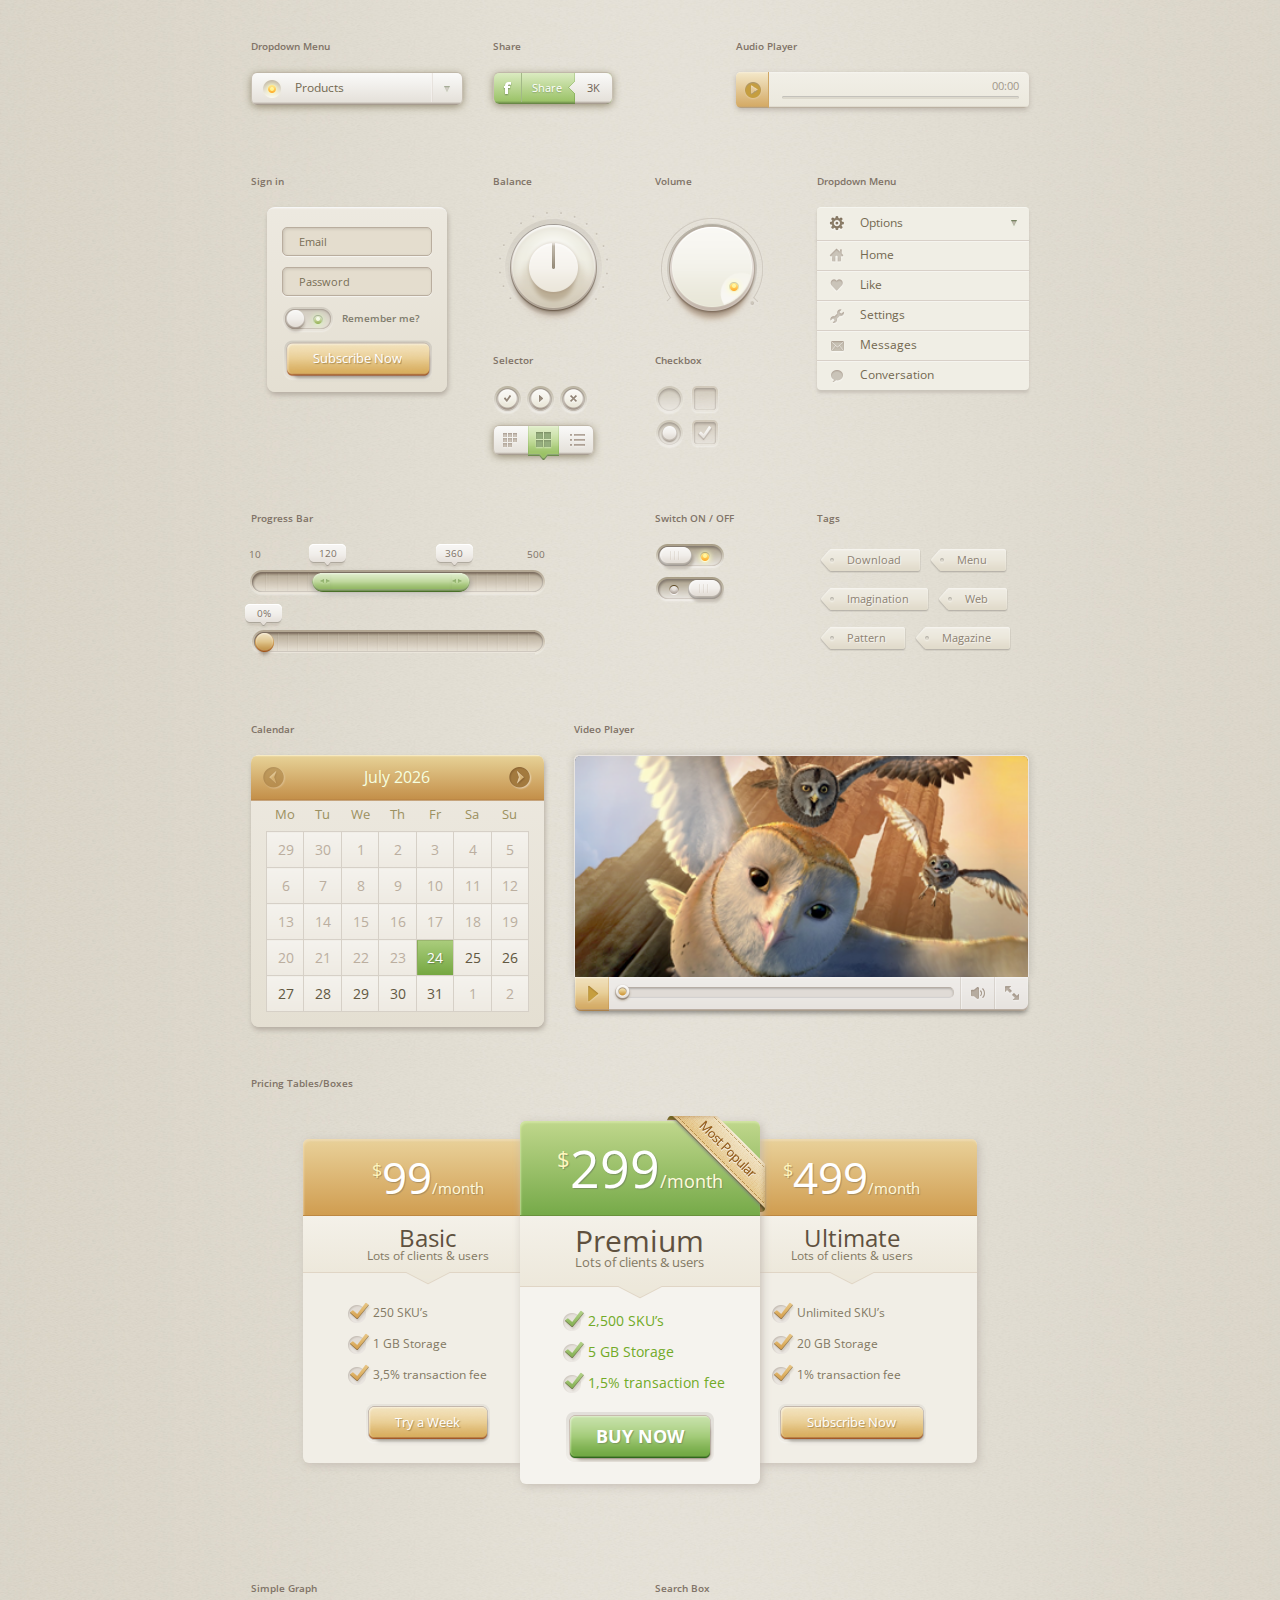
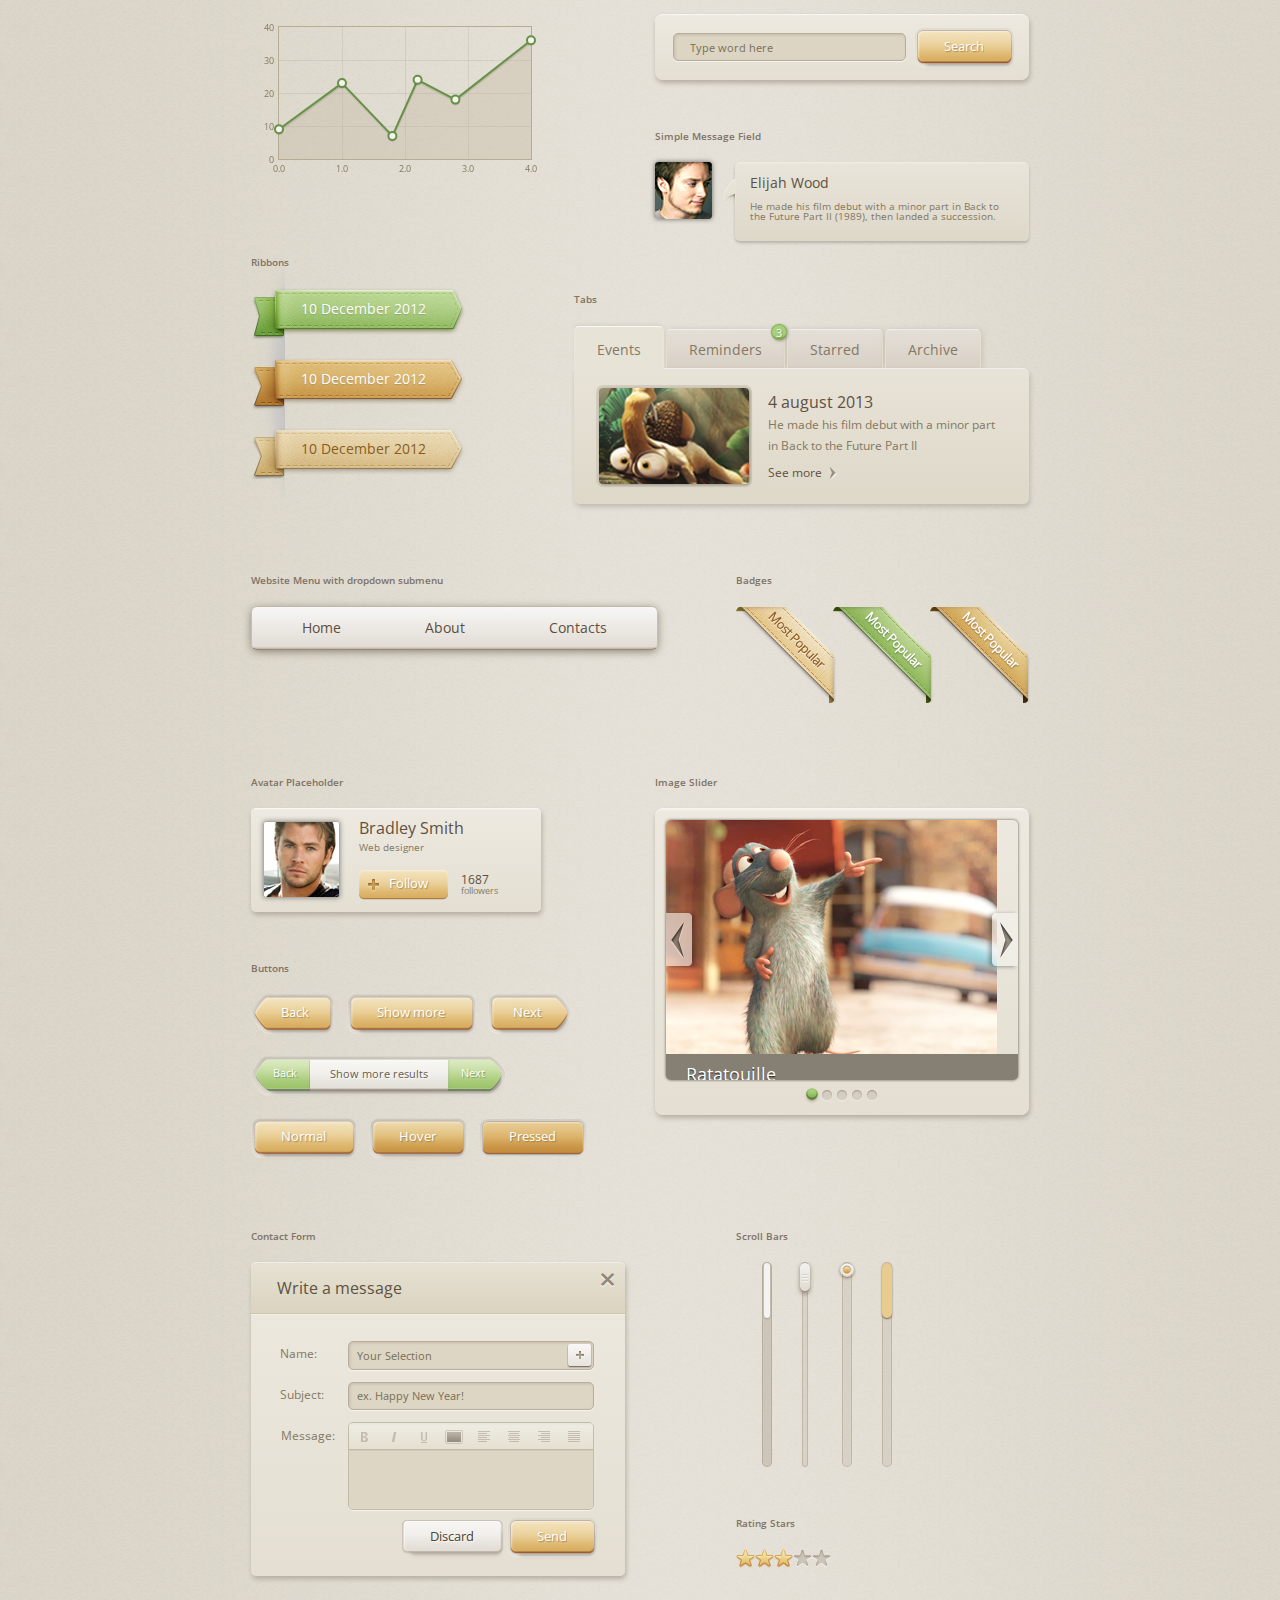
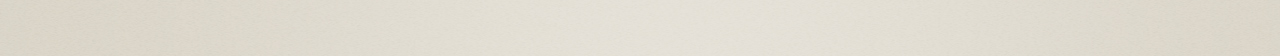
<file: src/main/resources/static/vanilla-cream-css/index.html>
<!doctype html>
<!--[if lt IE 7 ]>
<html lang="en" class="no-js ie6"> <![endif]-->
<!--[if IE 7 ]>
<html lang="en" class="no-js ie7"> <![endif]-->
<!--[if IE 8 ]>
<html lang="en" class="no-js ie8"> <![endif]-->
<!--[if IE 9 ]>
<html lang="en" class="no-js ie9"> <![endif]-->
<!--[if (gt IE 9)|!(IE)]><!-->
<html lang="en" class="no-js"> <!--<![endif]-->
<head>
  <meta charset="utf-8"/>
  <meta name="author" content="ThemeFuse"/>
  <meta name="keywords" content=""/>
  <meta name="viewport" content="width=device-width,initial-scale=1"/>
  <title>Vanilla Cream | Index</title>

  <!-- main JS libs -->
  <script src="js/libs/modernizr.min.js"></script>
  <script src="js/libs/jquery-1.10.0.js"></script>
  <script src="js/libs/jquery-ui.min.js"></script>
  <script src="js/libs/bootstrap.min.js"></script>

  <!-- Style CSS -->
  <link href="css/bootstrap.css" media="screen" rel="stylesheet">
  <link href="style.css" media="screen" rel="stylesheet">

  <!-- scripts -->
  <script src="js/general.js"></script>
  <!-- custom input -->
  <script src="js/jquery.customInput.js"></script>
  <script type="text/javascript" src="js/custom.js"></script>
  <!-- Placeholders -->
  <script type="text/javascript" src="js/jquery.powerful-placeholder.min.js"></script>
  <!-- Progress Bars -->
  <script src="js/progressbar.js"></script>
  <!-- Calendar -->
  <link href="css/jquery-ui-1.8.20.custom.css" rel="stylesheet">
  <script src="js/jquery-ui.multidatespicker.js"></script>
  <!-- Graph Builder -->
  <!--[if lte IE 8]>
  <script language="javascript" type="text/javascript" src="js/excanvas.min.js"></script>
  <![endif]-->
  <script type="text/javascript" src="js/jquery.flot.js"></script>
  <script type="text/javascript" src="js/jquery.flot.resize.js"></script>
  <script type="text/javascript">
    $(function () {
      var graphwidth = $('.widget_graph .inner').width();
      $('.widget_graph .graph').css('height', parseInt(graphwidth / 1.7));
      $(window).resize(function () {
        graphwidth = $('.widget_graph .inner').width();
        $('.widget_graph .graph').css('height', parseInt(graphwidth / 1.7));
      });

      var d1 = [[0, 9], [1, 23], [1.8, 7], [2.2, 24], [2.8, 18], [4, 36]];
      var graphholder = $("#graph");
      var plot = $.plot(graphholder, [d1], {
        colors: ["#669146", "#afd8f8", "#cb4b4b", "#4da74d", "#9440ed"],
        xaxis: {
          min: null,
          max: null
        },
        yaxis: {
          autoscaleMargin: 0.02
        },
        series: {
          lines: {
            show: true,
            lineWidth: 2,
            fill: true,
            fillColor: "rgba(188,176,150,0.3)"
          },
          points: {
            show: true,
            radius: 4,
            lineWidth: 2,
            fillColor: "#f6f3ee"
          }
        },
        grid: {
          hoverable: true,
          clickable: true,
          margin: 12,
          color: "#a09d96",
          borderColor: "#b7ab92"
        }
      });

      function showTooltip(x, y, contents) {
        $("<div id='graph-tooltip'>" + contents + "</div>").css(
            {top: y - 36, left: x - 19}).appendTo("body").fadeIn(200);
      };

      var previousPoint = null;
      $("#graph").on("plothover", function (event, pos, item) {

        if (item) {
          if (previousPoint != item.dataIndex) {

            previousPoint = item.dataIndex;

            $("#graph-tooltip").remove();
            var x = item.datapoint[0].toFixed(2),
                y = item.datapoint[1].toFixed(2);

            showTooltip(item.pageX, item.pageY, '$' + y * 100);
          }
        } else {
          $("#graph-tooltip").remove();
          previousPoint = null;
        }
      });
    });
  </script>

  <!-- range sliders -->
  <script src="js/jquery.slider.bundle.js"></script>
  <script src="js/jquery.slider.js"></script>
  <link rel="stylesheet" href="css/jslider.css">
  <!-- Visual Text Editor -->
  <script src="js/nicEdit.js"></script>
  <!-- Volume, Balance -->
  <script type="text/javascript" src="js/knobRot-0.2.2.js"></script>
  <!-- Video Player -->
  <link href="css/video-js.css" rel="stylesheet">
  <script src="js/video.js"></script>
  <!-- Audio Player -->
  <link href="css/jplayer.css" rel="stylesheet">
  <script src="js/jquery.jplayer.min.js"></script>
  <script src="js/jplayer.playlist.min.js"></script>
  <script type="text/javascript">
    //<![CDATA[
    $(document).ready(function () {

      new jPlayerPlaylist({
        jPlayer: "#jquery_jplayer_1",
        cssSelectorAncestor: "#jp_container_1"
      }, [
        {
          title: "<ul><li class='item-artist'>3 Doors Down&#160;&#8211;&#160;</li><li class='item-song'>Superman</li></ul>",
          mp3: "http://www.jplayer.org/audio/mp3/TSP-05-Your_face.mp3",
          oga: "http://www.jplayer.org/audio/ogg/TSP-05-Your_face.ogg"
        },
        {
          title: "<ul><li class='item-artist'>Daft Punk&#160;&#8211;&#160;</li><li class='item-song'>Get Lucky</li></ul>",
          mp3: "http://www.jplayer.org/audio/mp3/TSP-07-Cybersonnet.mp3",
          oga: "http://www.jplayer.org/audio/ogg/TSP-07-Cybersonnet.ogg"
        },
        {
          title: "<ul><li class='item-artist'>Justin Timberlake&#160;&#8211;&#160;</li><li class='item-song'>Mirrors</li></ul>",
          mp3: "http://www.jplayer.org/audio/mp3/Miaow-07-Bubble.mp3",
          oga: "http://www.jplayer.org/audio/ogg/Miaow-07-Bubble.ogg"
        }
      ], {
        swfPath: "js",
        supplied: "oga, mp3",
        wmode: "window",
        smoothPlayBar: false,
        keyEnabled: false
      });
    });
    //]]>
  </script>

  <!-- Scroll Bars -->
  <script src="js/jquery.mousewheel.js"></script>
  <script src="js/jquery.jscrollpane.min.js"></script>
  <script type="text/javascript">
    jQuery(function () {
      jQuery('.scrollbar').jScrollPane({
        verticalDragMaxHeight: 55,
        verticalDragMinHeight: 55
      });

      jQuery('.scrollbar.style2').jScrollPane({
        verticalDragMaxHeight: 30,
        verticalDragMinHeight: 30
      });

      jQuery('.scrollbar.style3').jScrollPane({
        verticalDragMaxHeight: 14,
        verticalDragMinHeight: 14
      });

      jQuery('.scrollbar.style4').jScrollPane({
        verticalDragMaxHeight: 55,
        verticalDragMinHeight: 55
      });
    });
  </script>

  <!-- Multiselect -->
  <link rel="stylesheet" href="css/chosen.css">
  <script src="js/jquery.chosen.min.js" type="text/javascript"></script>
  <script type="text/javascript">
    jQuery(document).ready(function () {
      jQuery('#contact_name').chosen({width: "100%"});
    });
  </script>

  <!--[if lt IE 9]>
  <script src="js/respond.min.js"></script><![endif]-->
  <!--[if gte IE 9]>
  <style type="text/css">
    .gradient {
      filter: none !important;
    }
  </style>
  <![endif]-->
</head>

<body>

<div class="container">

  <!-- content -->
  <div class="content " role="main">
    <!-- row -->
    <div class="row">
      <div class="col-xs-7 col-sm-3 col-sm-offset-1">
        <h6 class="foo">Dropdown Menu</h6>

        <!-- Dropdown Menu -->
        <div class="dropdownMenu style2 gradient">
          <a id="drop1" href="#" role="button" class="dropdown-toggle" data-toggle="dropdown"><i
              class="ico-cat ico-cat1"></i>Products</a>
          <ul class="dropdown-menu" role="menu" aria-labelledby="drop1">
            <li role="presentation"><a role="menuitem" tabindex="-1" href="#"><i
                class="ico-cat ico-cat2"></i>Home</a></li>
            <li role="presentation"><a role="menuitem" tabindex="-1" href="#"><i
                class="ico-cat ico-cat3"></i>Like</a></li>
            <li role="presentation"><a role="menuitem" tabindex="-1" href="#"><i
                class="ico-cat ico-cat4"></i>Settings</a></li>
            <li role="presentation"><a role="menuitem" tabindex="-1" href="#"><i
                class="ico-cat ico-cat5"></i>Messages</a></li>
            <li role="presentation"><a role="menuitem" tabindex="-1" href="#"><i
                class="ico-cat ico-cat6"></i>Conversation</a></li>
          </ul>
        </div>
        <!--/ Dropdown Menu -->
      </div>

      <div class="col-xs-5 col-sm-3">
        <h6 class="foo">Share</h6>

        <!-- Share Button -->
        <a class="shareButton gradient" href="#"><span class="shareIcon"><i></i></span><span
            class="shareText">Share</span><span class="shareCount gradient">3K</span></a>
        <!--/ Share Button -->
      </div>

      <div class="clearfix visible-xs"></div>

      <div class="col-xs-12 col-sm-4">
        <h6 class="foo">Audio Player</h6>

        <!-- Widget Audio Player -->
        <div class="widget-container widget-audio boxed">
          <div class="inner">
            <div id="jquery_jplayer_1" class="jp-jplayer"></div>
            <div id="jp_container_1" class="jp-audio">
              <div class="inner">
                <div class="jp-playlist">
                  <ul class="jp-playlist-inner">
                    <li></li>
                  </ul>
                </div>
                <div class="jp-gui jp-interface">
                  <div class="jp-controls-wrap">
                    <div class="song_title"></div>
                    <div class="jp-current-time"></div>
                    <div class="jp-duration"></div>
                    <div class="clear"></div>
                    <div class="jp-progress">
                      <div class="jp-seek-bar">
                        <div class="jp-play-bar"></div>
                      </div>
                    </div>
                    <ul class="jp-controls">
                      <li><a href="javascript:;" class="jp-mute" tabindex="1" title="mute">mute</a>
                      </li>
                      <li><a href="javascript:;" class="jp-unmute" tabindex="1" title="unmute">unmute</a>
                      </li>
                      <li><a href="javascript:;" class="jp-previous disabled"
                             tabindex="1">previous</a></li>
                      <li><a href="javascript:;" class="jp-play gradient" tabindex="1">play</a></li>
                      <li><a href="javascript:;" class="jp-pause gradient" tabindex="1">pause</a>
                      </li>
                      <li><a href="javascript:;" class="jp-next" tabindex="1">next</a></li>
                      <li><a href="javascript:;" class="jp-stop" tabindex="1">stop</a></li>
                      <li><a href="javascript:;" class="jp-repeat" tabindex="1" title="repeat">repeat</a>
                      </li>
                      <li><a href="javascript:;" class="jp-repeat-off" tabindex="1"
                             title="repeat off">repeat off</a></li>
                      <li><a href="javascript:;" class="jp-volume-max" tabindex="1"
                             title="max volume">max volume</a></li>
                      <li><a href="javascript:;" class="jp-shuffle" tabindex="1" title="shuffle">shuffle</a>
                      </li>
                      <li><a href="javascript:;" class="jp-shuffle-off" tabindex="1"
                             title="shuffle off">shuffle off</a></li>
                    </ul>
                    <div class="jp-volume-bar">
                      <div class="jp-volume-bar-value"></div>
                    </div>
                  </div>
                </div>
                <div class="jp-no-solution">
                  <span>Update Required</span>
                  <a href="http://get.adobe.com/flashplayer/" target="_blank">Flash plugin</a>.
                </div>
              </div>
            </div>
          </div>
        </div>
        <!-- Widget Audio Player -->
      </div>
    </div>
    <!--/ row -->

    <!-- row -->
    <div class="row">
      <div class="col-sm-3 col-sm-offset-1">
        <h6 class="foo">Sign in</h6>

        <!-- login widget -->
        <div class="widget-container widget_login styled boxed boxed-cream">
          <div class="inner">
            <form action="#" method="post" class="loginform">
              <div class="field_text">
                <label for="user_login" class="label_title">Email</label>
                <input type="text" name="log" id="user_login" value="" placeholder="Email"/>
                <span class="input_icon input_email"></span>
              </div>
              <div class="field_text">
                <label for="user_pass" class="label_title">Password</label>
                <input type="password" name="pwd" id="user_pass" value="" placeholder="Password"/>
                <span class="input_icon input_pass"></span>
              </div>
              <div class="rowRemember clearfix">
                <div class="forgetmenot input_styled checklist">
                  <div class="rowCheckbox checkbox-middle"><input type="checkbox" name="remember"
                                                                  id="remember" value="3"
                                                                  checked><label for="remember">Remember&nbsp;me?</label>
                  </div>
                </div>
                <span class="forget_password"><a href="#">Forgot Password?</a></span>
                <input type="hidden" name="redirect_to" value="">
                <input type="hidden" name="testcookie" value="1">
              </div>
              <div class="rowSubmit">
                <span class="btn btn-hover"><input type="submit" name="login-submit"
                                                   id="login-submit" value="Subscribe Now"/></span>
              </div>
            </form>
          </div>
        </div>
        <!--/ login widget -->
      </div>

      <div class="col-sm-4">
        <!-- row level 2 -->
        <div class="row">
          <div class="col-xs-6 col-sm-6">
            <h6 class="foo">Balance</h6>

            <!-- Balance control -->
            <div class="widget-knob widget-balance">
              <input type="text" value="0" autocomplete="off" id="balance"/>
              <script type="text/javascript">
                $(document).ready(function () {
                  $('#balance').knobRot({
                    'classes': ['balance'],
                    'dragVertical': false,
                    'frameCount': 51,
                    'frameWidth': 87,
                    'frameHeight': 87,
                    'detent': true,
                    'detentThreshold': 2,
                    'minimumValue': -50,
                    'maximumValue': 50,
                    'hideInput': true
                  });
                });
              </script>
            </div>
            <!--/ Balance control -->
          </div>
          <div class="col-xs-6 col-sm-6">
            <h6 class="foo">Volume</h6>

            <!-- Volume control -->
            <div class="widget-knob widget-volume">
              <input type="text" value="100" autocomplete="off" id="volume"/>
              <script type="text/javascript">
                $(document).ready(function () {
                  $('#volume').knobRot({
                    'classes': ['volume'],
                    'dragVertical': false,
                    'frameCount': 45,
                    'frameWidth': 88,
                    'frameHeight': 88,
                    'detent': true,
                    'detentThreshold': 5,
                    'minimumValue': 0,
                    'maximumValue': 100,
                    'hideInput': true
                  });
                });
              </script>
            </div>
            <!--/ Volume control -->
          </div>
        </div>
        <!--/ row level 2 -->

        <!-- row level 2 -->
        <div class="row">
          <div class="col-xs-6 col-sm-6">

            <h6 class="foo">Selector</h6>

            <!-- Mini Buttons -->
            <div class="buttons-mini">
              <a href="#" class="btn btn-mini" title="Check"></a>
              <a href="#" class="btn btn-mini btn-play" title="Play"></a>
              <a href="#" class="btn btn-mini btn-close" title="Close"></a>
            </div>
            <!--/ Mini Buttons -->

            <div class="margin-30 clearfix">
              <!-- List Selector -->
              <ul id="listSelector" class="listSelector gradient">
                <li class="list-multi"><a href="#"></a></li><!--
                                -->
                <li class="list-double selected"><a href="#"></a></li><!--
                                -->
                <li class="list-single"><a href="#"></a></li>
              </ul>
              <!--/ List Selector -->
            </div>
          </div>
          <div class="col-xs-6 col-sm-6">
            <div class="margin-30 clearfix">
              <h6 class="foo">Checkbox</h6>

              <!-- Checkbox, Radio -->
              <div class="input_styled inlinelist pull-left">
                <div class="rowRadio"><input type="radio" name="signup3" value="radio_v1"
                                             id="radio_v1"><label for="radio_v1"></label></div>
              </div>
              <div class="input_styled checklist pull-left">
                <div class="rowCheckbox"><input name="signup" type="checkbox" id="signup"
                                                value="signup"><label for="signup"></label></div>
              </div>
              <div class="clear"></div>
              <div class="input_styled inlinelist pull-left">
                <div class="rowRadio"><input type="radio" name="signup3" value="radio_v2"
                                             id="radio_v2" checked><label for="radio_v2"></label>
                </div>
              </div>
              <div class="input_styled checklist pull-left">
                <div class="rowCheckbox"><input name="signup2" checked type="checkbox" id="signup2"
                                                value="signup2"><label for="signup2"></label></div>
              </div>
              <!--/ Checkbox, Radio -->
            </div>
          </div>
        </div>
        <!--/ row level 2 -->
      </div>

      <div class="col-sm-3">
        <h6 class="foo">Dropdown Menu</h6>

        <!-- Dropdown Menu -->
        <div class="dropdownMenu gradient open">
          <a id="drop2" href="#" role="button" class="dropdown-toggle" data-toggle="dropdown"><i
              class="ico-cat"></i>Options</a>
          <ul class="dropdown-menu" role="menu" aria-labelledby="drop2">
            <li role="presentation"><a role="menuitem" tabindex="-1" href="#"><i
                class="ico-cat ico-cat2"></i>Home</a></li>
            <li role="presentation"><a role="menuitem" tabindex="-1" href="#"><i
                class="ico-cat ico-cat3"></i>Like</a></li>
            <li role="presentation"><a role="menuitem" tabindex="-1" href="#"><i
                class="ico-cat ico-cat4"></i>Settings</a></li>
            <li role="presentation"><a role="menuitem" tabindex="-1" href="#"><i
                class="ico-cat ico-cat5"></i>Messages</a></li>
            <li role="presentation"><a role="menuitem" tabindex="-1" href="#"><i
                class="ico-cat ico-cat6"></i>Conversation</a></li>
          </ul>
        </div>
        <!--/ Dropdown Menu -->
      </div>
    </div>
    <!--/ row -->

    <!-- row -->
    <div class="row">
      <div class="col-sm-4 col-sm-offset-1">
        <div class="margin-30">
          <h6 class="foo">Progress Bar</h6>

          <!-- Range slider -->
          <div class="range-slider">
            <input id="price_range" type="text" name="price_range" value="120;360">
          </div>
          <script type="text/javascript">
            jQuery(document).ready(function ($) {
              // Price Range Input
              $("#price_range").rangeslider({
                from: 10,
                to: 500,
                limits: false,
                scale: ['10', '500'],
                heterogeneity: ['50/250'],
                step: 10,
                smooth: true,
                dimension: ''
              });
            });
          </script>
          <!-- Range slider -->

          <!-- Progress Bar -->
          <div id="progressBar1" class="progressbar">
            <span class="mark-left">0%</span>
            <span class="mark-right">100%</span>
            <div class="percent"></div>
            <div class="pbar"></div>
            <div class="elapsed"></div>
            <div class="remained"></div>
          </div>
          <script type="text/javascript">
            $(document).ready(function () {
              $('#progressBar1').anim_progressbar({
                totaltime: 180
              });
            });
          </script>
          <!--/ Progress Bar -->
        </div>
      </div>

      <div class="col-sm-2 col-sm-offset-1">
        <div class="margin-30 clearfix">
          <h6 class="foo">Switch ON / OFF</h6>

          <div class="input_styled checklist">
            <div class="rowCheckbox checkbox-large"><input name="invoice" type="checkbox" checked
                                                           id="invoice" value="invoice"><label
                for="invoice"></label></div>
          </div>
          <div class="input_styled checklist">
            <div class="rowCheckbox checkbox-large"><input name="invoice2" type="checkbox"
                                                           id="invoice2" value="invoice2"><label
                for="invoice2"></label></div>
          </div>
        </div>
      </div>

      <div class="col-sm-3">
        <h6 class="foo">Tags</h6>

        <!-- tags -->
        <div class="tagcloud style3 margin-30">
          <a href="#" class="tag-link-1" title="2 topics"><span>Download</span></a>
          <a href="#" class="tag-link-2" title="3 topics"><span>Menu</span></a>
          <a href="#" class="tag-link-7" title="6 topics"><span>Imagination</span></a>
          <a href="#" class="tag-link-3" title="5 topics"><span>Web</span></a>
          <a href="#" class="tag-link-4" title="8 topics"><span>Pattern</span></a>
          <a href="#" class="tag-link-8" title="8 topics"><span>Magazine</span></a>
        </div>
        <!--/ tags -->
      </div>
    </div>
    <!--/ row -->

    <!-- row -->
    <div class="row">
      <div class="col-sm-4 col-sm-offset-1">
        <h6 class="foo">Calendar</h6>

        <!-- widget calendar-->
        <div class="widget-container widget_calendar boxed boxed-cream">
          <div class="inner">
            <input type="text" name="date_departure" class="inputField" value=""
                   id="date_departure">
            <script>
              // <![CDATA[
              jQuery(document).ready(function ($) {
                var daysRange = 5;

                function assignCalendar(id) {
                  $('<div class="calendar" />')
                  .insertAfter($(id))
                  .multiDatesPicker({
                    dateFormat: 'yy-mm-dd',
                    minDate: new Date(),
                    maxDate: '+1y',
                    altField: id,
                    firstDay: 1,
                    showOtherMonths: true
                  }).prev().hide();
                }

                assignCalendar('#date_departure');
              });
              // ]]>
            </script>
          </div>
        </div>
        <!--/ widget calendar-->
      </div>

      <div class="col-sm-6">
        <h6 class="foo">Video Player</h6>

        <!-- Video Player -->
        <div class="video_player">
          <div class="inner">
            <video id="my_video_1" class="video-js" controls loop
                   preload="auto" poster="images/temp/vjs_poster2.png"
                   data-setup="{}">
              <source src="http://test.themefuse.com/artiom/galapagos.mp4" type='video/mp4'>
            </video>
            <script>
              _V_("my_video_1").ready(function () {
                var myPlayer = this;
                var aspectRatio = 190 / 390;
                var width = document.getElementById(myPlayer.id).parentElement.offsetWidth;
                myPlayer.width(width).height(width * aspectRatio);

                function resizeVideoJS() {
                  var width = document.getElementById(myPlayer.id).parentElement.offsetWidth;
                  myPlayer.width(width).height(width * aspectRatio);
                }

                resizeVideoJS();
                window.onresize = resizeVideoJS;
              });
            </script>
          </div>
        </div>
        <!--/ Video Player -->
      </div>
    </div>
    <!--/ row -->

    <!-- row -->
    <div class="row">
      <div class="col-sm-10 col-sm-offset-1">
        <h6 class="foo">Pricing Tables/Boxes</h6>

        <!-- pricing-->
        <div class="pricing_box price_style1 clearfix">
          <ul>

            <li class="price_col">
              <!--pricing item-->
              <div class="price_item">
                <div class="inner">
                  <div class="badge style2"></div>
                  <div class="price_col_head">
                    <span class="price"><sup>$</sup><em>99</em><span>/month</span></span>
                  </div>
                  <div class="price_col_body clearfix">
                    <div class="price_body_inner">
                      <div class="price_body_top">
                        <strong>Basic</strong>
                        <span>Lots of clients &amp; users</span>
                      </div>
                      <ul>
                        <li>250 SKU’s</li>
                        <li>1 GB Storage</li>
                        <li>3,5% transaction fee</li>
                      </ul>
                    </div>
                  </div>
                  <div class="price_col_foot">
                    <div class="sign_up"><a href="#" class="btn"><span>Try a Week</span></a></div>
                  </div>
                </div>
              </div>
              <!--/ pricing-item -->
            </li>

            <li class="price_col price_col_green col_active">
              <!--pricing item-->
              <div class="price_item">
                <div class="inner">
                  <div class="badge style2"></div>
                  <div class="price_col_head">
                    <span class="price"><sup>$</sup><em>299</em><span>/month</span></span>
                  </div>
                  <div class="price_col_body clearfix">
                    <div class="price_body_inner">
                      <div class="price_body_top">
                        <strong>Premium</strong>
                        <span>Lots of clients  & users</span>
                      </div>
                      <ul>
                        <li>2,500 SKU’s</li>
                        <li>5 GB Storage</li>
                        <li>1,5% transaction fee</li>
                      </ul>
                    </div>
                  </div>
                  <div class="price_col_foot">
                    <div class="sign_up"><a href="#"
                                            class="btn btn-green btn-large"><span>Buy Now</span></a>
                    </div>
                  </div>
                </div>
              </div>
              <!--/ pricing-item -->
            </li>

            <li class="price_col">
              <!--pricing item-->
              <div class="price_item">
                <div class="badge style2"></div>
                <div class="inner">
                  <div class="price_col_head">
                    <span class="price"><sup>$</sup><em>499</em><span>/month</span></span>
                  </div>
                  <div class="price_col_body clearfix">
                    <div class="price_body_inner">
                      <div class="price_body_top">
                        <strong>Ultimate</strong>
                        <span>Lots of clients &amp; users</span>
                      </div>
                      <ul>
                        <li>Unlimited SKU’s</li>
                        <li>20 GB Storage</li>
                        <li>1% transaction fee</li>
                      </ul>
                    </div>
                  </div>
                  <div class="price_col_foot">
                    <div class="sign_up"><a href="#" class="btn"><span>Subscribe Now</span></a>
                    </div>
                  </div>
                </div>
              </div>
              <!--/ pricing-item -->
            </li>

          </ul>
        </div>
        <!--/ pricing-->
      </div>
    </div>
    <!--/ row -->

    <!-- row -->
    <div class="row">
      <div class="col-sm-4 col-sm-offset-1">
        <!-- row level 2 -->
        <div class="row">
          <div class="col-sm-12">
            <h6 class="foo">Simple Graph</h6>

            <!-- Simple Graph -->
            <div class="widget-container widget_graph">
              <div class="inner">
                <div id="graph" class="graph"></div>
              </div>
            </div>
            <!--/ Simple Graph -->
          </div>
          <div class="col-sm-10">
            <h6 class="foo">Ribbons</h6>

            <div class="ribbons">
              <!-- Ribbons -->
              <div class="ribbon ribbon-green"><span>10 December 2012</span></div>
              <div class="ribbon ribbon-brown"><span>10 December 2012</span></div>
              <div class="ribbon"><span>10 December 2012</span></div>
              <!--/ Ribbons -->
            </div>
          </div>
        </div>
        <!--/ row level 2 -->
      </div>

      <div class="col-sm-6">
        <!-- row level 2 -->
        <div class="row">
          <div class="col-sm-10 col-sm-offset-2">
            <h6 class="foo">Search Box</h6>

            <!-- search widget -->
            <div class="widget-container widget_search styled boxed boxed-cream">
              <div class="inner">
                <form method="get" id="searchform2" action="#">
                  <div class="clearfix">
                    <span class="btn"><input type="submit" value="Search"/></span>
                    <div class="field_text"><input name="search" value="" type="text"
                                                   placeholder="Type word here"/></div>
                  </div>
                </form>
              </div>
            </div>
            <!--/ search widget -->
          </div>
          <div class="col-sm-10 col-sm-offset-2">
            <h6 class="foo">Simple Message Field</h6>

            <!-- post comments -->
            <div class="comment-list styled clearfix" id="comments">
              <ol>
                <li class="comment">
                  <div class="comment-body">
                    <div class="comment-arrow"></div>
                    <div class="comment-avatar">
                      <div class="avatar"><img src="images/temp/avatar3.png" alt=""/></div>
                    </div>
                    <div class="comment-text">
                      <div class="comment-author clearfix">
                        <a href="#" class="link-author">Elijah Wood</a>
                      </div>
                      <div class="comment-entry">
                        He made his film debut with a minor part in Back to the Future Part II
                        (1989), then landed a succession.
                      </div>
                    </div>
                    <div class="clear"></div>
                  </div>
                </li>
              </ol>
            </div>
            <!--/ post comments -->
          </div>
          <div class="clearfix"></div>
          <div class="col-sm-12">
            <h6 class="foo">Tabs</h6>

            <!-- tabs -->
            <div class="tabs_framed styled">
              <div class="inner">
                <ul class="tabs clearfix active_bookmark1">
                  <li class="active"><a href="#events" data-toggle="tab">Events</a></li>
                  <li><a href="#reminders" data-toggle="tab"><sup class="note">3</sup>Reminders</a>
                  </li>
                  <li><a href="#starred" data-toggle="tab">Starred</a></li>
                  <li><a href="#archive" data-toggle="tab">Archive</a></li>
                </ul>

                <div class="tab-content clearfix">
                  <div class="tab-pane fade in active" id="events">
                    <div class="tab_image pull-left"><img src="images/temp/tabimage4.png" alt=""/>
                    </div>
                    <h4>4 august 2013</h4>
                    <p>He made his film debut with a minor part in Back to the Future Part II</p>
                    <a href="#" class="see-more"><span>See more</span></a>
                  </div>
                  <div class="tab-pane fade" id="reminders">
                    <div class="tab_image pull-right"><img src="images/temp/tabimage5.png" alt=""/>
                    </div>
                    <h4>5 November</h4>
                    <p>He made his film debut with a minor part in Back to the Future Part II</p>
                    <a href="#" class="see-more"><span>See more</span></a>
                  </div>
                  <div class="tab-pane fade" id="starred">
                    <div class="tab_image pull-left"><img src="images/temp/tabimage6.png" alt=""/>
                    </div>
                    <h4>11 October</h4>
                    <p>He made his film debut with a minor part in Back to the Future Part II</p>
                    <a href="#" class="see-more"><span>See more</span></a>
                  </div>
                  <div class="tab-pane fade" id="archive">
                    <div class="tab_image pull-right"><img src="images/temp/tabimage7.png" alt=""/>
                    </div>
                    <h4>14 September</h4>
                    <p>He made his film debut with a minor part in Back to the Future Part II</p>
                    <a href="#" class="see-more"><span>See more</span></a>
                  </div>
                </div>
              </div>
            </div>
            <!--/ tabs -->
          </div>
        </div>
        <!--/ row level 2 -->
      </div>
    </div>
    <!--/ row -->

    <!-- row -->
    <div class="row">
      <div class="col-sm-6 col-sm-offset-1">
        <h6 class="foo">Website Menu with dropdown submenu</h6>

        <!-- Website Menu -->
        <div id="topmenu">
          <ul class="dropdown clearfix gradient">
            <li class="menu-level-0"><a href="#"><span>Home</span></a></li>
            <li class="menu-level-0"><a href="#"><span>About</span></a>
              <ul class="submenu-1">
                <li class="menu-level-1"><a href="#">Web design</a></li>
                <li class="menu-level-1"><a href="#">User interface</a></li>
                <li class="menu-level-1"><a href="#">Social media</a>
                  <ul class="submenu-2">
                    <li class="menu-level-2"><a href="#">Gallery images</a></li>
                    <li class="menu-level-2"><a href="#">OneByOne Slider</a></li>
                    <li class="menu-level-2"><a href="#">Video in header</a></li>
                    <li class="menu-level-2"><a href="#">Video Slider</a></li>
                  </ul>
                </li>
              </ul>
            </li>
            <li class="menu-level-0"><a href="#"><span>Contacts</span></a></li>
          </ul>
        </div>
        <!--/ Website Menu -->
      </div>

      <div class="col-sm-4">
        <h6 class="foo">Badges</h6>

        <div class="badges2">
          <!-- Badges -->
          <div class="badge style2"></div>
          <div class="badge style2 badge-green"></div>
          <div class="badge style2 badge-brown"></div>
          <!--/ Badges -->
        </div>
      </div>
    </div>
    <!--/ row -->

    <!-- row -->
    <div class="row">
      <div class="col-sm-5 col-sm-offset-1">
        <h6 class="foo">Avatar Placeholder</h6>

        <!-- Avatar Placeholder -->
        <div class="widget-container widget_avatar boxed boxed-cream">
          <div class="inner clearfix">
            <div class="avatar"><img src="images/temp/avatar.png" alt=""/></div>
            <h5>Bradley Smith</h5>
            <span class="subtitle">Web designer</span>
            <div class="follow">
              <a href="#" class="btn btn-follow"><span>Follow</span></a>
              <div class="followers">
                <span class="counter">1687</span>
                <span>followers</span>
              </div>
            </div>
          </div>
        </div>
        <!--/ Avatar Placeholder -->

        <h6 class="foo">Buttons</h6>

        <div class="buttons-wrap">
          <!-- Buttons -->
          <div class="buttons">
            <a href="#" class="btn btn-left"><span>Back</span></a>
            <a href="#" class="btn btn-hover"><span>Show more</span></a>
            <a href="#" class="btn btn-right"><span>Next</span></a>
          </div>

          <div class="buttons">
            <a href="#" class="btn btn-left btn-green"><span>Back</span></a><!--
                         --><a href="#" class="btn btn-acute"><span>Show more results</span></a><!--
                         --><a href="#" class="btn btn-right btn-green"><span>Next</span></a>
          </div>

          <div class="buttons">
            <a href="#" class="btn btn-hover"><span>Normal</span></a>
            <a href="#" class="btn btn-hover hover"><span>Hover</span></a>
            <a href="#" class="btn btn-hover active"><span>Pressed</span></a>
          </div>
          <!--/ Buttons -->
        </div>
      </div>

      <div class="col-sm-5">
        <h6 class="foo">Image Slider</h6>

        <!-- Image Slider -->
        <div class="widget-container widget_gallery boxed boxed-cream">
          <div class="inner">
            <div id="myCarousel" class="carousel slide" data-interval="20000">
              <!-- Carousel items -->
              <div class="carousel-inner">
                <div class="active item">
                  <img src="images/temp/top-slider-5.jpg" alt=""/>
                  <div class="carousel-title"><h6>Ratatouille</h6>
                    <p>The latest unstoppable hero</p></div>
                </div>
                <div class="item">
                  <img src="images/temp/top-slider-2.jpg" alt=""/>
                  <div class="carousel-title"><h6>Horton</h6>
                    <p>Change your fate</p></div>
                </div>
                <div class="item">
                  <img src="images/temp/top-slider-3.jpg" alt=""/>
                  <div class="carousel-title"><h6>Surf up</h6>
                    <p>Change your fate</p></div>
                </div>
                <div class="item">
                  <img src="images/temp/top-slider-4.jpg" alt=""/>
                  <div class="carousel-title"><h6>Wall-e</h6>
                    <p>Disney Pixar</p></div>
                </div>
                <div class="item">
                  <img src="images/temp/top-slider-1.jpg" alt=""/>
                  <div class="carousel-title"><h6>Ice Age</h6>
                    <p>Change your fate</p></div>
                </div>
              </div>
              <!-- Carousel indicators -->
              <ol class="carousel-indicators">
                <li data-target="#myCarousel" data-slide-to="0" class="active"></li>
                <li data-target="#myCarousel" data-slide-to="1"></li>
                <li data-target="#myCarousel" data-slide-to="2"></li>
                <li data-target="#myCarousel" data-slide-to="3"></li>
                <li data-target="#myCarousel" data-slide-to="4"></li>
              </ol>
              <!-- Carousel nav -->
              <a class="carousel-control left" href="#myCarousel" data-slide="prev"></a>
              <a class="carousel-control right" href="#myCarousel" data-slide="next"></a>
            </div>
          </div>
        </div>
        <!--/ Image Slider -->
      </div>
    </div>
    <!--/ row -->

    <!-- row -->
    <div class="row">
      <div class="col-sm-5 col-sm-offset-1">
        <h6 class="foo">Contact Form</h6>

        <!-- Contact form -->
        <div class="add-comment styled boxed boxed-cream" id="addcomments">
          <span class="add-comment-close">&times;</span>
          <div class="add-comment-title gradient"><h3>Write a message</h3></div>
          <div class="comment-form">
            <script type="text/javascript">
              bkLib.onDomLoaded(function () {
                var myNicEditor = new nicEditor({
                  buttonList: [
                    'bold',
                    'italic',
                    'underline',
                    'forecolor',
                    'left',
                    'center',
                    'right',
                    'justify'
                  ]
                });
                myNicEditor.setPanel('edit_buttons');
                myNicEditor.addInstance('styled_message');
              });
              setTimeout(function () {
                var nic_width = $('.nicEdit-panel').width();
                $('.nicEdit-container').css('width', nic_width);
                $('.nicEdit-main').css('width', nic_width - 24);
              }, 2000);
              $(window).resize(function () {
                var nic_width = $('.nicEdit-panel').width();
                $('.nicEdit-container').css('width', nic_width);
                $('.nicEdit-main').css('width', nic_width - 24);
              });
            </script>
            <form action="#" method="post" id="commentForm" class="ajax_form">
              <div class="form-inner">
                <div class="field_select">
                  <label for="contact_name" class="label_title">Name:</label>
                  <select name="contact_name" id="contact_name" multiple
                          data-placeholder="Your Selection">
                    <option value='example1@gmail.com'>Mike Charley</option>
                    <option value='example2@gmail.com'>Andy Lurs</option>
                    <option value='example3@gmail.com'>Toby Lightman</option>
                    <option value='example4@gmail.com'>Lene Marlin</option>
                    <option value='example5@gmail.com'>Deep Purple</option>
                  </select>
                </div>
                <div class="field_text">
                  <label for="subject" class="label_title">Subject:</label>
                  <input type="text" name="subject" id="subject" value=""
                         placeholder="ex. Happy New Year!" class="inputtext input_middle required"/>
                </div>
                <div class="clear"></div>
                <div class="field_text field_textarea">
                  <div id="edit_buttons" class="edit_buttons gradient"></div>
                  <label for="styled_message" class="label_title">Message:</label>
                  <textarea cols="30" rows="10" name="styled_message" id="styled_message"
                            class="textarea textarea_middle"></textarea>
                </div>
                <div class="clear"></div>
              </div>

              <div class="rowSubmit">
                <a onclick="document.getElementById('commentForm').reset();return false" href="#"
                   class="link-reset btn btn-white"><span>Discard</span></a>
                <span class="btn"><input type="submit" id="send" value="Send"/></span>
              </div>
            </form>
          </div>
        </div>
        <!--/ Contact form -->
      </div>

      <div class="col-sm-4 col-sm-offset-1">
        <h6 class="foo">Scroll Bars</h6>

        <div class="scrollbars clearfix">
          <!-- ScrollBars -->
          <div class="scrollbar">
            <div class="inner">
              <p>These examples show very basic functionality and exist so that I can test that any
                changes to jScrollPane work cross browser and don't cause any new problems. Note
                that these examples aren't meant to look pretty, they merely highlight different
                bits of functionaity which are available. If you want examples of jScrollPane
                looking good then check out the themes.</p>
            </div>
          </div>
          <div class="scrollbar style2">
            <div class="inner">
              <p>These examples show very basic functionality and exist so that I can test that any
                changes to jScrollPane work cross browser and don't cause any new problems. Note
                that these examples aren't meant to look pretty, they merely highlight different
                bits of functionaity which are available. If you want examples of jScrollPane
                looking good then check out the themes.</p>
            </div>
          </div>
          <div class="scrollbar style3">
            <div class="inner">
              <p>These examples show very basic functionality and exist so that I can test that any
                changes to jScrollPane work cross browser and don't cause any new problems. Note
                that these examples aren't meant to look pretty, they merely highlight different
                bits of functionaity which are available. If you want examples of jScrollPane
                looking good then check out the themes.</p>
            </div>
          </div>
          <div class="scrollbar style4">
            <div class="inner">
              <p>These examples show very basic functionality and exist so that I can test that any
                changes to jScrollPane work cross browser and don't cause any new problems. Note
                that these examples aren't meant to look pretty, they merely highlight different
                bits of functionaity which are available. If you want examples of jScrollPane
                looking good then check out the themes.</p>
            </div>
          </div>
          <!--/ ScrollBars -->
        </div>

        <h6 class="foo">Rating Stars</h6>

        <!-- Rating Stars -->
        <div class="rating clearfix">
          <span class="star on"><input type="hidden" value="1"></span>
          <span class="star on"><input type="hidden" value="2"></span>
          <span class="star on"><input type="hidden" value="3"></span>
          <span class="star off"><input type="hidden" value="4"></span>
          <span class="star off"><input type="hidden" value="5"></span>
        </div>
        <!--/ Rating Stars -->
      </div>
    </div>
    <!--/ row -->
  </div>
  <!--/ content -->
</div>
<!--/ container -->

</body>
</html>
</file>
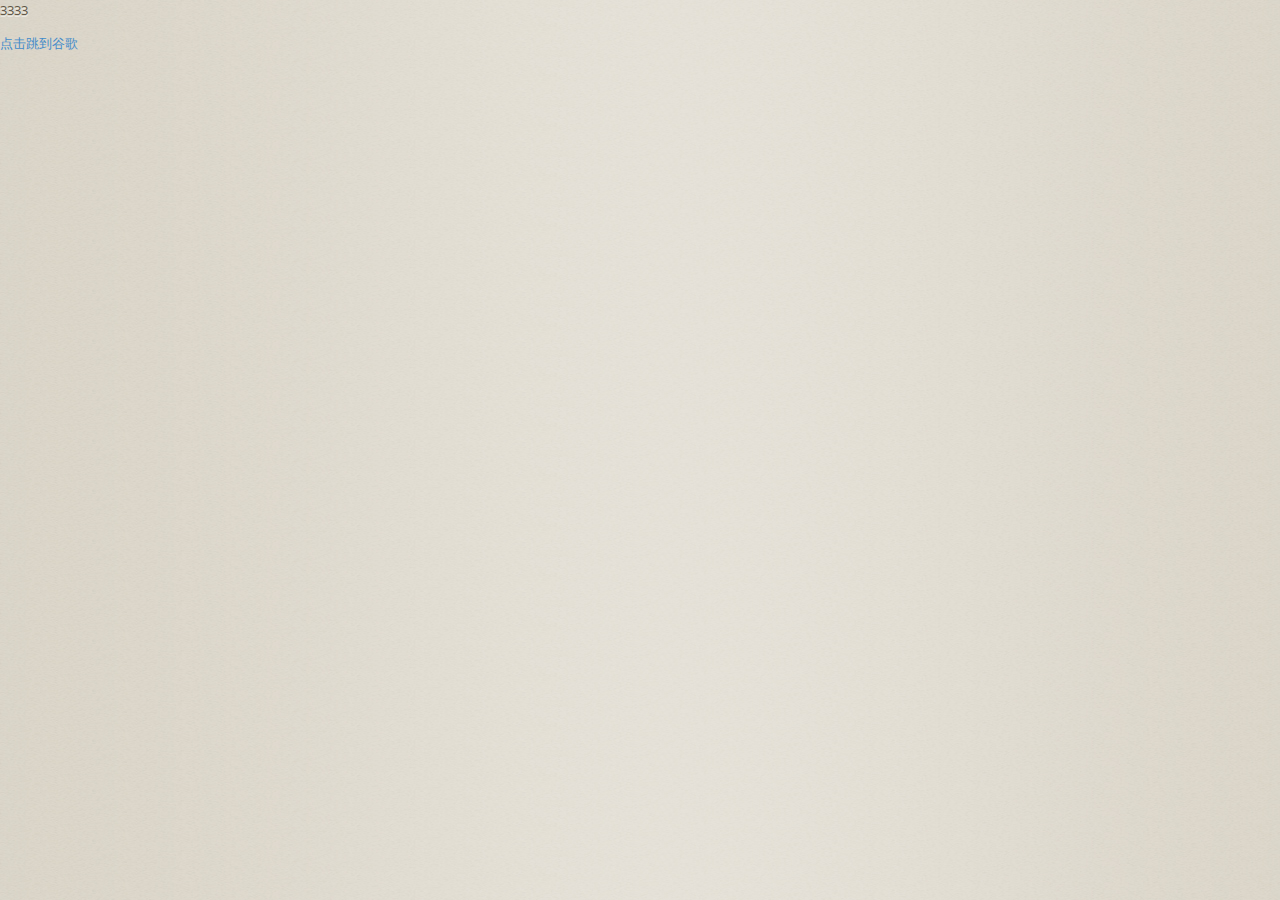
<file: src/main/resources/templates/hello.html>
<!DOCTYPE html>
<html xmlns:th="http://www.thymeleaf.org">
<head>
  <title>hello</title>
  <meta http-equiv="Content-Type" content="text/html; charset=UTF-8"/>
  <!-- main JS libs -->
  <script src="../static/vanilla-cream-css/js/libs/modernizr.min.js"
          th:src="@{/vanilla-cream-css/js/libs/modernizr.min.js}"></script>
  <script src="../static/vanilla-cream-css/js/libs/jquery-1.10.0.js"
          th:src="@{/vanilla-cream-css/js/libs/jquery-1.10.0.js}"></script>
  <script src="../static/vanilla-cream-css/js/libs/jquery-ui.min.js"
          th:src="@{/vanilla-cream-css/js/libs/jquery-ui.min.js}"></script>
  <script src="../static/vanilla-cream-css/js/libs/bootstrap.min.js"
          th:src="@{/vanilla-cream-css/js/libs/bootstrap.min.js}"></script>
  <!-- Style CSS -->
  <link rel="stylesheet" href="../static/vanilla-cream-css/css/bootstrap.css"
        th:href="@{/vanilla-cream-css/css/bootstrap.css}"/>
  <link rel="stylesheet" href="../static/vanilla-cream-css/style.css"
        th:href="@{/vanilla-cream-css/style.css}"/>
  <!-- scripts -->
  <script src="../static/vanilla-cream-css/js/general.js"
          th:src="@{/vanilla-cream-css/js/general.js}"></script>
</head>
<body>
<p th:text="'Hello！我是' + ${name} + '!'">3333</p>
<a th:href="@{www.google.com}">点击跳到谷歌</a>
<span th:text="'Welcome to our application, ' + ${name} + '!'"/>
</body>
</html>
</file>
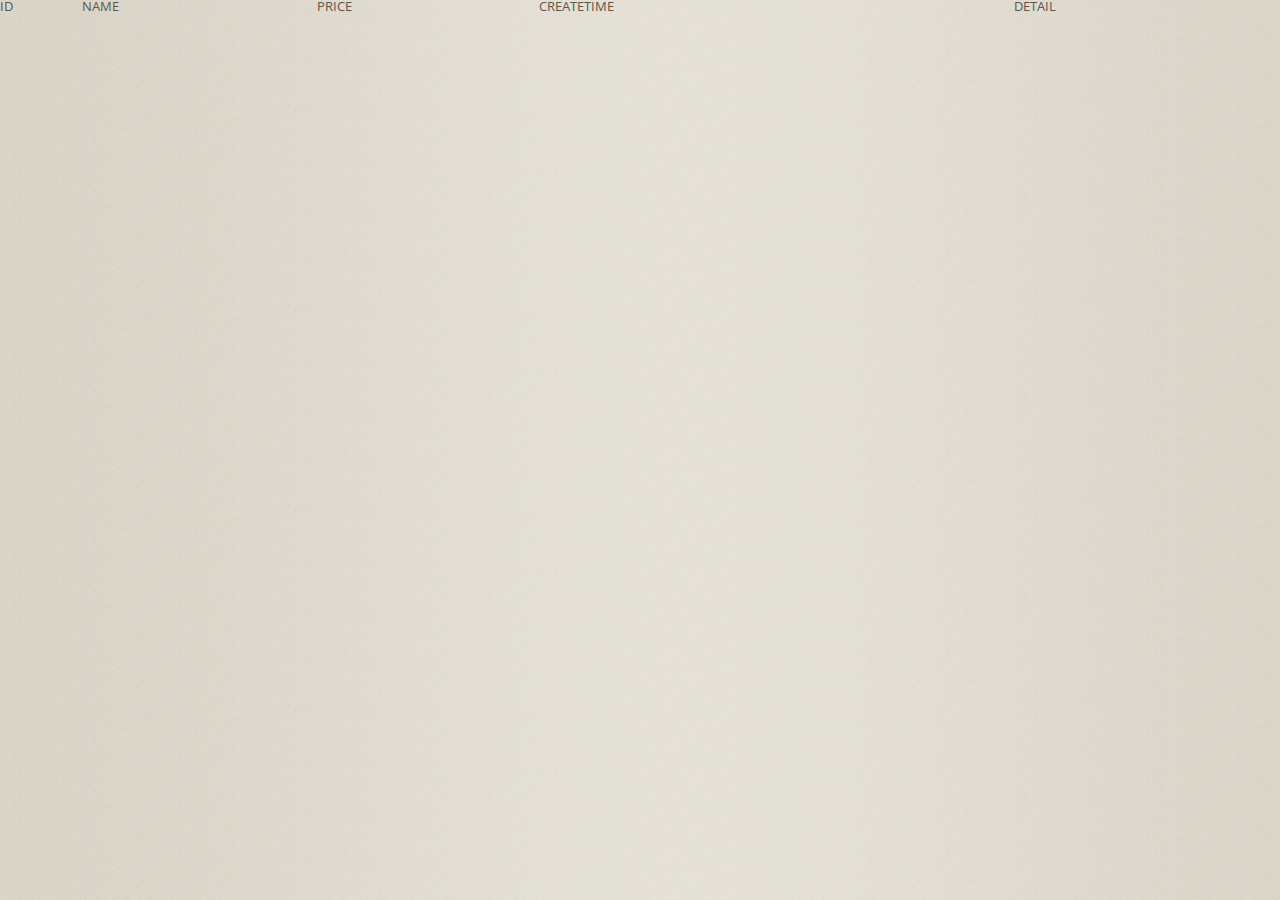
<file: src/main/resources/templates/products.html>
<!DOCTYPE html>
<html xmlns:th="http://www.thymeleaf.org">
<head>
  <title>hello</title>
  <meta http-equiv="Content-Type" content="text/html; charset=UTF-8"/>
  <!-- main JS libs -->
  <script src="../static/vanilla-cream-css/js/libs/modernizr.min.js"
          th:src="@{/vanilla-cream-css/js/libs/modernizr.min.js}"></script>
  <script src="../static/vanilla-cream-css/js/libs/jquery-1.10.0.js"
          th:src="@{/vanilla-cream-css/js/libs/jquery-1.10.0.js}"></script>
  <script src="../static/vanilla-cream-css/js/libs/jquery-ui.min.js"
          th:src="@{/vanilla-cream-css/js/libs/jquery-ui.min.js}"></script>
  <script src="../static/vanilla-cream-css/js/libs/bootstrap.min.js"
          th:src="@{/vanilla-cream-css/js/libs/bootstrap.min.js}"></script>
  <!-- Style CSS -->
  <link rel="stylesheet" href="../static/vanilla-cream-css/css/bootstrap.css"
        th:href="@{/vanilla-cream-css/css/bootstrap.css}"/>
  <link rel="stylesheet" href="../static/vanilla-cream-css/style.css"
        th:href="@{/vanilla-cream-css/style.css}"/>
  <!-- scripts -->
  <script src="../static/vanilla-cream-css/js/general.js"
          th:src="@{/vanilla-cream-css/js/general.js}"></script>
</head>
<body>
<div>
  <table width="100%" border="1" cellspacing="1" cellpadding="0">
    <tr>
      <th>ID</th>
      <th>NAME</th>
      <th>PRICE</th>
      <th>CREATETIME</th>
      <th>DETAIL</th>
    </tr>
    <tr th:each="prod : ${productList}" th:class="${prodStat.odd}? 'odd'">
      <td th:text="${prod.id}"></td>
      <td th:text="${prod.name}"></td>
      <td th:text="${prod.price}"></td>
      <td th:text="${prod.createTime}"></td>
      <td th:text="${prod.remarks}"></td>
      <!--<td>
        <span th:text="${#lists.size(prod.comments)}">2</span> comment/s
        <a href="comments.html"
           th:href="@{/product/comments(prodId=${prod.id})}"
           th:unless="${#lists.isEmpty(prod.comments)}">view</a>
      </td>-->
    </tr>
  </table>
</div>
</body>
</html>
</file>
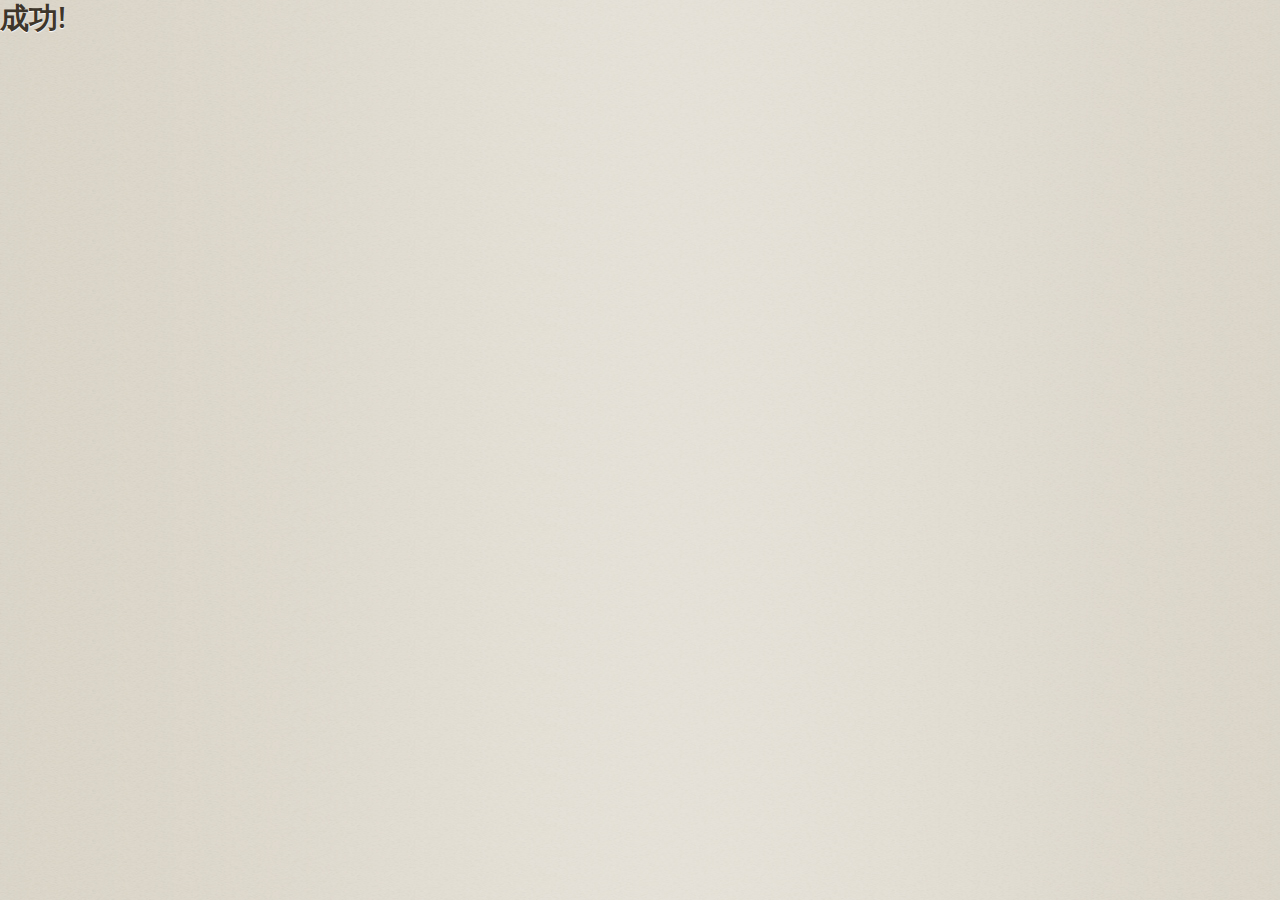
<file: src/main/resources/templates/success.html>
<!DOCTYPE html>
<html xmlns:th="http://www.thymeleaf.org">
<head>
  <title>hello</title>
  <meta http-equiv="Content-Type" content="text/html; charset=UTF-8"/>
  <!-- main JS libs -->
  <script src="../static/vanilla-cream-css/js/libs/modernizr.min.js"
          th:src="@{/vanilla-cream-css/js/libs/modernizr.min.js}"></script>
  <script src="../static/vanilla-cream-css/js/libs/jquery-1.10.0.js"
          th:src="@{/vanilla-cream-css/js/libs/jquery-1.10.0.js}"></script>
  <script src="../static/vanilla-cream-css/js/libs/jquery-ui.min.js"
          th:src="@{/vanilla-cream-css/js/libs/jquery-ui.min.js}"></script>
  <script src="../static/vanilla-cream-css/js/libs/bootstrap.min.js"
          th:src="@{/vanilla-cream-css/js/libs/bootstrap.min.js}"></script>
  <!-- Style CSS -->
  <link rel="stylesheet" href="../static/vanilla-cream-css/css/bootstrap.css"
        th:href="@{/vanilla-cream-css/css/bootstrap.css}"/>
  <link rel="stylesheet" href="../static/vanilla-cream-css/style.css"
        th:href="@{/vanilla-cream-css/style.css}"/>
  <!-- scripts -->
  <script src="../static/vanilla-cream-css/js/general.js"
          th:src="@{/vanilla-cream-css/js/general.js}"></script>
</head>
<body>
<h1>成功!</h1>
</body>
</html>
</file>
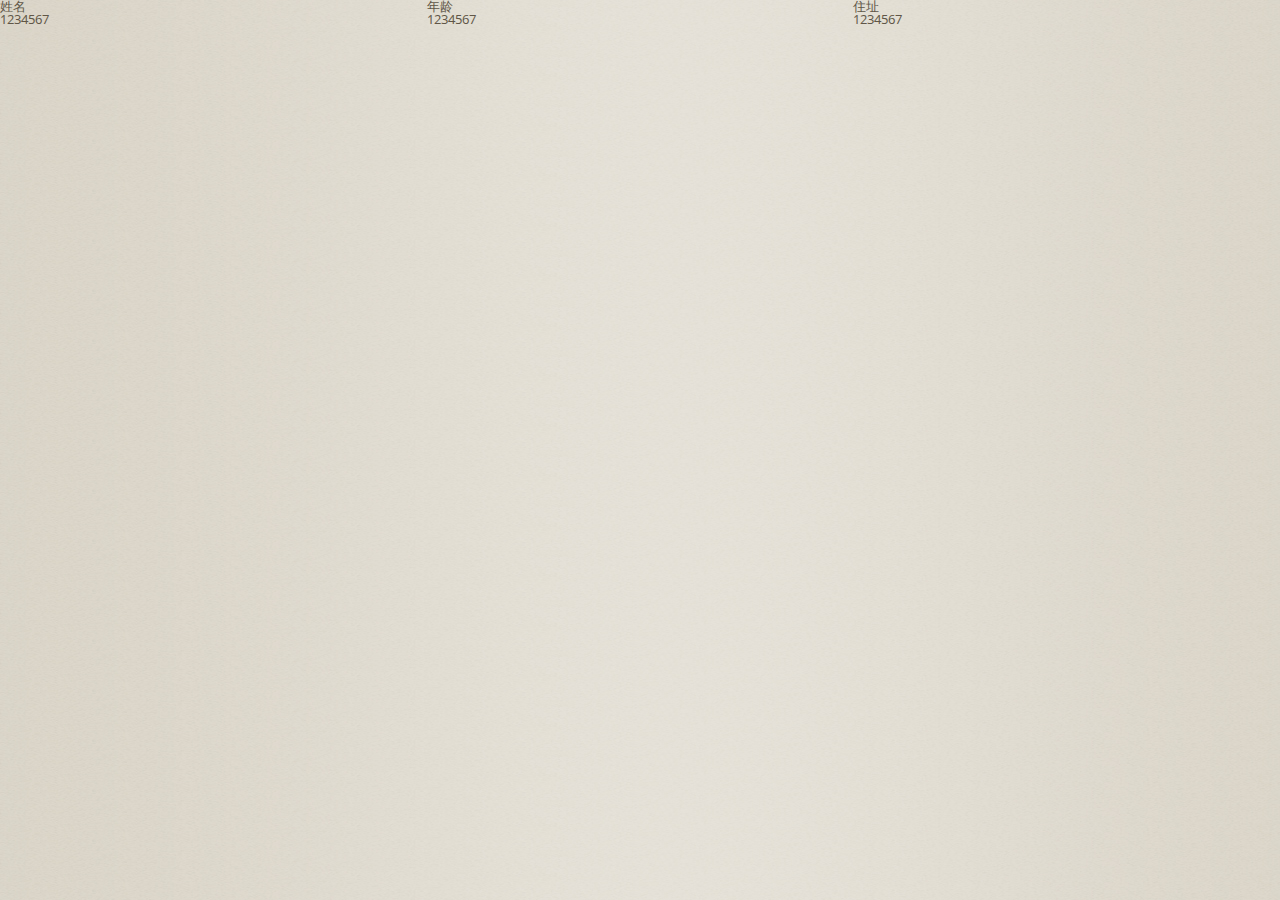
<file: src/main/resources/templates/test1.html>
<!DOCTYPE html>
<html xmlns:th="http://www.thymeleaf.org">
<head>
  <title>mytest1</title>
  <meta http-equiv="Content-Type" content="text/html; charset=UTF-8"/>
  <!-- main JS libs -->
  <script src="../static/vanilla-cream-css/js/libs/modernizr.min.js"
          th:src="@{/vanilla-cream-css/js/libs/modernizr.min.js}"></script>
  <script src="../static/vanilla-cream-css/js/libs/jquery-1.10.0.js"
          th:src="@{/vanilla-cream-css/js/libs/jquery-1.10.0.js}"></script>
  <script src="../static/vanilla-cream-css/js/libs/jquery-ui.min.js"
          th:src="@{/vanilla-cream-css/js/libs/jquery-ui.min.js}"></script>
  <script src="../static/vanilla-cream-css/js/libs/bootstrap.min.js"
          th:src="@{/vanilla-cream-css/js/libs/bootstrap.min.js}"></script>
  <!-- Style CSS -->
  <link rel="stylesheet" href="../static/vanilla-cream-css/css/bootstrap.css"
        th:href="@{/vanilla-cream-css/css/bootstrap.css}"/>
  <link rel="stylesheet" href="../static/vanilla-cream-css/style.css"
        th:href="@{/vanilla-cream-css/style.css}"/>
  <!-- scripts -->
  <script src="../static/vanilla-cream-css/js/general.js"
          th:src="@{/vanilla-cream-css/js/general.js}"></script>
  <script>
    /*function sendJson() {
      $.ajax({
        url: ""
      });
    }*/
  </script>
</head>
<body>
<table width="100%" border="1" cellspacing="1" cellpadding="0">
  <tr>
    <td>姓名</td>
    <td>年龄</td>
    <td>住址</td>
  </tr>
  <!--  <tr th:object="basicReturn.basicData">
      <td th:text="*{name}"></td>
      <td th:text="*{age}"></td>
      <td th:text="*{address}"></td>
    </tr>-->
  <!--  <tr th:each="ResourceComsumeUser : ${resourceComsumeUser.getContent()}"
        th:id="${ResourceComsumeUser.getUserID()}">
      <td th:text="${ResourceComsumeUser.getID()}">1</td>
      <td th:text="${ResourceComsumeUser.getUsedTimes()}"><a href="#">Business management</a></td>
      <td th:text="${ResourceComsumeUser.getText()}">31</td>
      <td th:text="${ResourceComsumeUser.getTime()}/1000">json</td>
    </tr>-->

  <tr th:each="user : ${basicReturn.basicData}">
    <td th:text="${user.getName()}">1234567</td>
    <td th:text="${user.getAge()}">1234567</td>
    <td th:text="${user.getAddress()}">1234567</td>
  </tr>

</table>
</body>
</html>
</file>
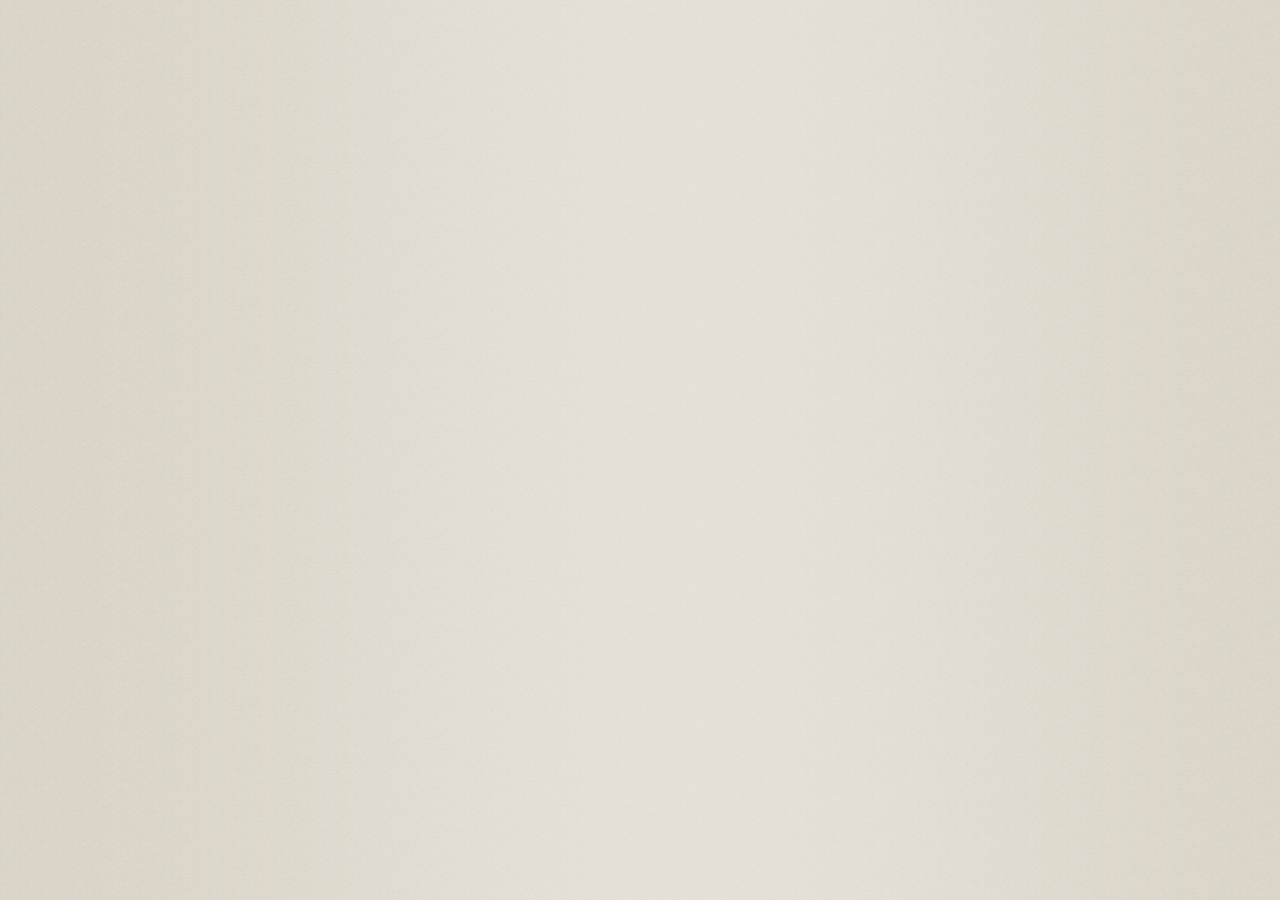
<file: src/main/resources/templates/test2.html>
<!DOCTYPE html>
<html xmlns:th="http://www.thymeleaf.org">
<head>
  <title>mytest1</title>
  <meta http-equiv="Content-Type" content="text/html; charset=UTF-8"/>
  <!-- main JS libs -->
  <script src="../static/vanilla-cream-css/js/libs/modernizr.min.js"
          th:src="@{/vanilla-cream-css/js/libs/modernizr.min.js}"></script>
  <script src="../static/vanilla-cream-css/js/libs/jquery-1.10.0.js"
          th:src="@{/vanilla-cream-css/js/libs/jquery-1.10.0.js}"></script>
  <script src="../static/vanilla-cream-css/js/libs/jquery-ui.min.js"
          th:src="@{/vanilla-cream-css/js/libs/jquery-ui.min.js}"></script>
  <script src="../static/vanilla-cream-css/js/libs/bootstrap.min.js"
          th:src="@{/vanilla-cream-css/js/libs/bootstrap.min.js}"></script>
  <!-- Style CSS -->
  <link rel="stylesheet" href="../static/vanilla-cream-css/css/bootstrap.css"
        th:href="@{/vanilla-cream-css/css/bootstrap.css}"/>
  <link rel="stylesheet" href="../static/vanilla-cream-css/style.css"
        th:href="@{/vanilla-cream-css/style.css}"/>
  <!-- scripts -->
  <script src="../static/vanilla-cream-css/js/general.js"
          th:src="@{/vanilla-cream-css/js/general.js}"></script>
  <script>
    function sendJson() {
      $.ajax({
        url: "/test5/ajaxTest",
        type: "POST",
        contentType: "application/json",
        data: JSON.stringify(search),
        dataType: 'json',
        cache: false,
        timeout: 600000,
        success: function (data) {
          var json = "<h4>Ajax Response</h4><pre>"
              + JSON.stringify(data, null, 4) + "</pre>";
          $('#feedback').html(json);
          console.log("SUCCESS : ", data);
          $("#btn-search").prop("disabled", false);
        },
        error: function (e) {
          var json = "<h4>Ajax Response</h4><pre>"
              + e.responseText + "</pre>";
          $('#feedback').html(json);
          console.log("ERROR : ", e);
          $("#btn-search").prop("disabled", false);
        }
      });
    }
  </script>
</head>
<body>

</body>
</html>
</file>
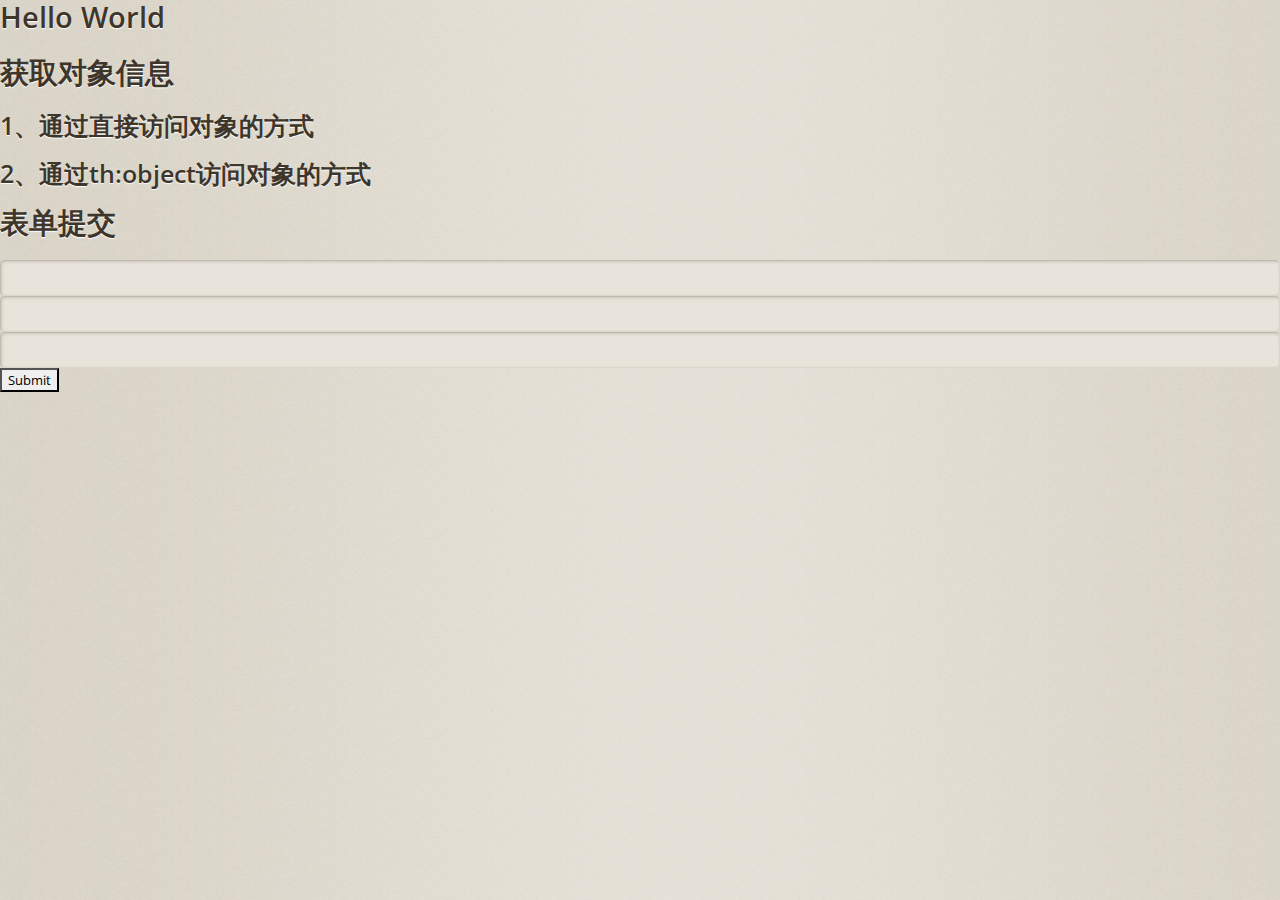
<file: src/main/resources/templates/userform.html>
<!DOCTYPE html>
<html xmlns:th="http://www.thymeleaf.org">
<head>
  <title>userform</title>
  <meta http-equiv="Content-Type" content="text/html; charset=UTF-8"/>
  <!-- main JS libs -->
  <script src="../static/vanilla-cream-css/js/libs/modernizr.min.js"
          th:src="@{/vanilla-cream-css/js/libs/modernizr.min.js}"></script>
  <script src="../static/vanilla-cream-css/js/libs/jquery-1.10.0.js"
          th:src="@{/vanilla-cream-css/js/libs/jquery-1.10.0.js}"></script>
  <script src="../static/vanilla-cream-css/js/libs/jquery-ui.min.js"
          th:src="@{/vanilla-cream-css/js/libs/jquery-ui.min.js}"></script>
  <script src="../static/vanilla-cream-css/js/libs/bootstrap.min.js"
          th:src="@{/vanilla-cream-css/js/libs/bootstrap.min.js}"></script>
  <!-- Style CSS -->
  <link rel="stylesheet" href="../static/vanilla-cream-css/css/bootstrap.css"
        th:href="@{/vanilla-cream-css/css/bootstrap.css}"/>
  <link rel="stylesheet" href="../static/vanilla-cream-css/style.css"
        th:href="@{/vanilla-cream-css/style.css}"/>
  <!-- scripts -->
  <script src="../static/vanilla-cream-css/js/general.js"
          th:src="@{/vanilla-cream-css/js/general.js}"></script>
</head>
<body>
<h1 th:text="${username}">Hello World</h1>
<h1>获取对象信息</h1>
<h2>1、通过直接访问对象的方式</h2>
<p th:text="${user.name}"></p>
<p th:text="${user.age}"></p>
<p th:text="${user.address}"></p>

<h2>2、通过th:object访问对象的方式</h2>
<div th:object="${user}">
  <p th:text="*{name}"></p>
  <p th:text="*{age}"></p>
  <p th:text="*{address}"></p>
</div>

<h1>表单提交</h1>
<!-- 表单提交用户信息,注意字段的设置,直接是*{} -->
<form action="#" th:action="@{/test4/add}" th:object="${user}" method="post">
  <input type="text" th:field="*{name}"/>
  <input type="text" th:field="*{age}"/>
  <input type="text" th:field="*{address}"/>
  <input type="submit"/>
</form>
</body>
</html>
</file>
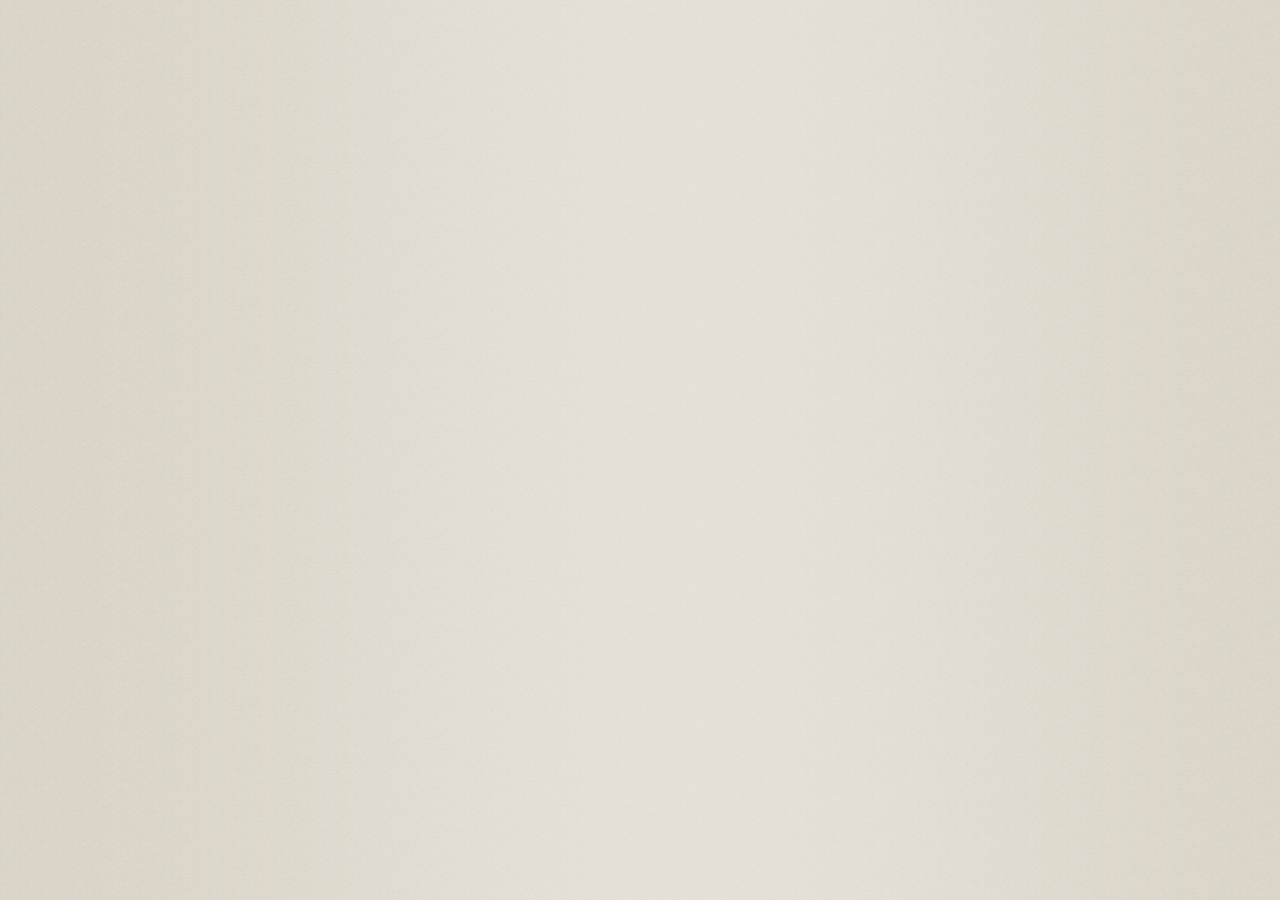
<file: src/main/resources/templates/userPage.html>
<!DOCTYPE html>
<html xmlns:th="http://www.thymeleaf.org">
<head>
  <title>userPage</title>
  <meta http-equiv="Content-Type" content="text/html; charset=UTF-8"/>
  <!-- main JS libs -->
  <script src="../static/vanilla-cream-css/js/libs/modernizr.min.js"
          th:src="@{/vanilla-cream-css/js/libs/modernizr.min.js}"></script>
  <script src="../static/vanilla-cream-css/js/libs/jquery-1.10.0.js"
          th:src="@{/vanilla-cream-css/js/libs/jquery-1.10.0.js}"></script>
  <script src="../static/vanilla-cream-css/js/libs/jquery-ui.min.js"
          th:src="@{/vanilla-cream-css/js/libs/jquery-ui.min.js}"></script>
  <script src="../static/vanilla-cream-css/js/libs/bootstrap.min.js"
          th:src="@{/vanilla-cream-css/js/libs/bootstrap.min.js}"></script>
  <!-- Style CSS -->
  <link rel="stylesheet" href="../static/vanilla-cream-css/css/bootstrap.css"
        th:href="@{/vanilla-cream-css/css/bootstrap.css}"/>
  <link rel="stylesheet" href="../static/vanilla-cream-css/style.css"
        th:href="@{/vanilla-cream-css/style.css}"/>
  <!-- scripts -->
  <script src="../static/vanilla-cream-css/js/general.js"
          th:src="@{/vanilla-cream-css/js/general.js}"></script>
</head>
<body>
<div th:object="${user}">
  <p th:text="*{username}"></p>
  <p th:text="*{password}"></p>
  <p th:text="*{phone}"></p>
</div>
</body>
</html>
</file>
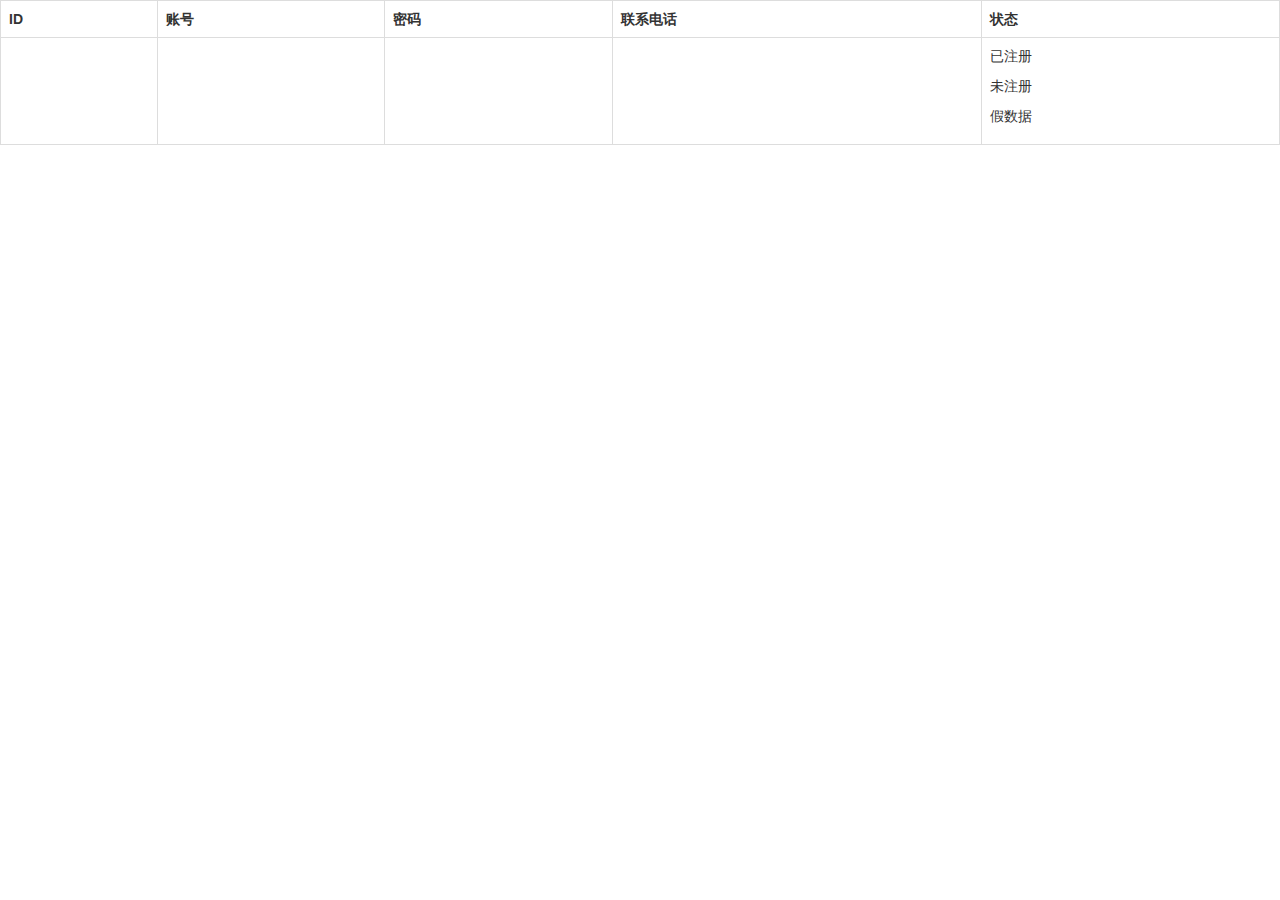
<file: src/main/resources/templates/userPage2.html>
<!DOCTYPE html>
<html xmlns:th="http://www.thymeleaf.org">
<head>
  <title>userPage</title>
  <meta http-equiv="Content-Type" content="text/html; charset=UTF-8"/>
  <!-- main JS libs -->
  <script src="../static/vanilla-cream-css/js/libs/modernizr.min.js"
          th:src="@{/vanilla-cream-css/js/libs/modernizr.min.js}"></script>
  <script src="../static/vanilla-cream-css/js/libs/jquery-1.10.0.js"
          th:src="@{/vanilla-cream-css/js/libs/jquery-1.10.0.js}"></script>
  <script src="../static/vanilla-cream-css/js/libs/jquery-ui.min.js"
          th:src="@{/vanilla-cream-css/js/libs/jquery-ui.min.js}"></script>
  <script src="../static/vanilla-cream-css/js/libs/bootstrap.min.js"
          th:src="@{/vanilla-cream-css/js/libs/bootstrap.min.js}"></script>
  <!-- Style CSS -->
  <link rel="stylesheet" href="../static/vanilla-cream-css/css/bootstrap.css"
        th:href="@{/vanilla-cream-css/css/bootstrap.css}"/>
<!--  <link rel="stylesheet" href="../static/vanilla-cream-css/style.css"
        th:href="@{/vanilla-cream-css/style.css}"/>
  &lt;!&ndash; scripts &ndash;&gt;
  <script src="../static/vanilla-cream-css/js/general.js"
          th:src="@{/vanilla-cream-css/js/general.js}"></script>-->
</head>
<body>
<!--<div th:object="${user}">
  <p th:text="*{username}"></p>
  <p th:text="*{password}"></p>
  <p th:text="*{phone}"></p>
</div>-->
<table class="table table-bordered">
  <tr>
    <th>ID</th>
    <th>账号</th>
    <th>密码</th>
    <th>联系电话</th>
    <th>状态</th>
  </tr>
  <tr th:each="user: ${basicReturn.getBasicData().list}">
    <td th:text="${user.id}"></td>
    <td th:text="${user.username}"></td>
    <td th:text="${user.password}"></td>
    <td th:text="${user.phone}"></td>
    <td th:switch="${user.status}">
      <p th:case="1">已注册</p>
      <p th:case="0">未注册</p>
      <p th:case=null>假数据</p>
    </td>
  </tr>
</table>
</body>
</html>
</file>
<file: src/main/resources/static/vanilla-cream-css/style.css>
/*
Kit Name: Vanilla Cream
Kit URI: http://pixelkit.com/kits/light-ui-kit
Description: 100+ elements
Version: 1.0
Author: PixelKit
Author URI: http://pixelkit.com

CSS STRUCTURE:

1. GENERAL TYPOGRAPHY
	- Fonts
	- Global Reset
	- General Styles
	- Clear Floats
	- Typography
	- Buttons
	- Custom checkboxes, radios
	- Ribbons
	- Badges
	- Rating Stars

2. PAGE ITEMS, WIDGETS
	- Table Pricing
	- Sidebar widgets
		- Widget Tags
		- Widget Calendar
	- Comments
	- Forms
    	    - Comment Form
    	    - Login Form
    	    - Search Form
	- Dividers
	- Tabs
    	    - Tabs Style 1
    	    - Tabs Style 2

3. INDEX PAGE
    - Header (Kit Name)
	- Main Menu
	- Dropdown Menu
	        - Dropdown Menu Style 1
	        - Dropdown Menu Style 2
	- Contact Form styled
	- Login Form styled
	- Search Form styled
	- Progress Bars
	- Knobs
	- Simple Message Field
	- Scroll Bars
	- Avatar Placeholder
	- Simple Graph
	- Image Slider
	- Notifications
	- Share Button
	- List Selector

/*===================================================*/
/* 1. GENERAL TYPOGRAPHY */
/*===================================================*/
/*-----------------------------------*/
/* Fonts */
/*-----------------------------------*/
@import url(http://fonts.googleapis.com/css?family=Open+Sans:300italic,400italic,600italic,700italic,800italic,300,400,600,700,800);

/*-----------------------------------*/
/* Global Reset */
/*-----------------------------------*/

html, body, div, span, applet, object, iframe, h1, h2, h3, h4, h5, h6, p, blockquote, pre, a, abbr, acronym, address, big, cite, code, del, dfn, em, img, ins, kbd, q, s, samp, small, strike, strong, sub, sup, tt, var, b, u, i, center, dl, dt, dd, ol, ul, li, fieldset, form, label, legend, table, caption, tbody, tfoot, thead, tr, th, td, article, aside, canvas, details, embed, figure, figcaption, footer, header, hgroup, menu, nav, output, ruby, section, summary, time, mark, audio, video {
  margin: 0;
  padding: 0;
  border: 0;
  font-size: 100%;
  font: inherit;
  vertical-align: baseline;
}

article, aside, details, figcaption, figure, footer, header, hgroup, menu, nav, section {
  display: block
}

body {
  line-height: 1;
}

ol, ul {
  list-style: none;
}

blockquote, q {
  quotes: none;
}

blockquote:before, blockquote:after, q:before, q:after {
  content: '';
  content: none;
}

table {
  border-collapse: collapse;
  border-spacing: 0
}

html {
  font-size: 100%;
  -webkit-text-size-adjust: 100%;
  -ms-text-size-adjust: 100%;
  -webkit-font-smoothing: antialiased;
}

/*-----------------------------------*/
/* General Styles */
/*-----------------------------------*/

body {
  font-family: 'Open Sans', sans-serif;
  font-weight: 400;
  color: #605647;
  font-size: 13px;
  position: relative;
  background: url(images/bg.jpg) center top repeat;
}

::-moz-selection {
  background: #aba98c;
  color: #000;
  text-shadow: none;
}

::selection {
  background: #aba98c;
  color: #333;
  text-shadow: none;
}

a:hover,
a:focus {
  color: #8D8569;
  text-decoration: none;
}

a:active {
  background-color: transparent;
}

input, textarea, input[type="submit"]:focus, div {
  outline: 0 none;
  font-family: 'Open Sans', sans-serif;
}

button, input, select, textarea {
  vertical-align: top;
  margin: 0;
}

.alpha {
  margin-left: 0 !important;
}

.omega {
  margin-right: 0 !important;
}

/*-----------------------------------*/
/* Clear Floats */
/*-----------------------------------*/

html body * span.clear,
html body * div.clear,
html body * li.clear,
html body * dd.clear {
  background: none;
  border: 0;
  clear: both;
  display: block;
  float: none;
  font-size: 0;
  list-style: none;
  margin: 0;
  padding: 0;
  overflow: hidden;
  visibility: hidden;
  width: 0;
  height: 0;
}

.clearfix {
  *zoom: 1;
}

.clearfix:before,
.clearfix:after {
  display: table;
  line-height: 0;
  content: "";
}

.clearfix:after {
  clear: both;
}

/*-----------------------------------*/
/* Typography */
/*-----------------------------------*/

h1, h2, h3, h4, h5, h6 {
  color: #3E362B;
  font-weight: 600;
  line-height: 1.2em;
  margin-bottom: .7em;
  text-shadow: 0 1px 1px #FFF;
}

h1 {
  font-size: 29px
}

h2 {
  font-size: 25px
}

h3 {
  font-size: 23px
}

h4 {
  font-size: 19px
}

h5 {
  font-size: 17px
}

h6 {
  font-size: 14px
}

em {
  font-style: italic;
}

strong {
  font-weight: 700;
}

small {
  font-size: 85%;
}

i {
  position: relative;
  top: 0;
  left: 0;
  display: inline-block;
  overflow: hidden;
  text-decoration: none;
  font-style: normal;
  background-repeat: no-repeat;
  margin-right: 15px;
}

p {
  line-height: 21px;
  margin-bottom: 16px;
  text-shadow: 0 2px 0 rgba(255, 255, 255, 0.5);
}

.margin-30 {
  margin-bottom: 30px;
}

h6.foo {
  font-size: 10px;
  color: #807367;
  text-shadow: none;
  margin: 20px 0;
}

/*-----------------------------------*/
/* Buttons */
/*-----------------------------------*/

/* foo classes */
.buttons-wrap {
  margin-bottom: 50px;
}

.buttons {
  margin-bottom: 20px;
}

.buttons .btn {
  margin-right: 10px;
}

.buttons .btn.btn-left.btn-green,
.buttons .btn.btn-right.btn-green,
.buttons .btn.btn-acute {
  margin-right: 0;
}

.buttons-mini {
  margin-bottom: 10px;
}

.buttons-mini .btn {
  margin-right: 1px;
}

/* end foo classes */

.btn:hover, .btn:focus {
  -webkit-transition: background-position .0s linear;
  -moz-transition: background-position .0s linear;
  -o-transition: background-position .0s linear;
  transition: background-position .0s linear;
}

.btn:hover, .btn:focus, .btn:active, .btn.active, .btn.disabled, .btn[disabled] {
  background-color: transparent;
}

.btn.active, .btn:active,
.btn.btn-white.active, .btn.btn-white:active,
.btn.btn-large.active, .btn.btn-large:active,
.btn.btn-follow.active, .btn.btn-follow:active {
  background-image: url(images/buttons.png);
  -webkit-box-shadow: none;
  -moz-box-shadow: none;
  box-shadow: none;
}

.btn {
  display: inline-block;
  background-image: url(images/buttons.png);
  background-repeat: no-repeat;
  background-color: transparent;
  background-position: right -42px;
  height: 42px;
  line-height: 36px;
  padding: 0;
  padding-right: 30px;
  border: 0 none;
  border-radius: 0;
  -webkit-border-radius: 0;
  -moz-border-radius: 0;
  box-shadow: none;
  -webkit-box-shadow: none;
  -moz-box-shadow: none;
}

.btn span,
.btn input {
  display: block;
  background-image: url(images/buttons.png);
  background-repeat: no-repeat;
  background-position: left 0;
  background-color: transparent;
  padding: 0;
  padding-left: 30px;
  height: 42px;
  line-height: 36px;
  border: none;
  outline: none;
  color: #fff;
  text-shadow: 1px 1px 1px rgba(132, 101, 51, 0.6);
  font-size: 13px;
  font-weight: 400;
  white-space: nowrap;
}

.btn input {
  padding-bottom: 6px;
}

.btn.btn-white span,
.btn.btn-white input {
  color: #504433;
  text-shadow: 1px 1px 1px rgba(255, 255, 255, 0.75);
}

.btn:hover, .btn:focus {
  background-position: right -42px;
  background-image: url(images/buttons.png);
  background-color: transparent;
  color: #fefae5;
}

.btn.btn-large {
  height: 50px;
  line-height: 48px;
}

.btn.btn-large span,
.btn.btn-large input {
  height: 50px;
  line-height: 48px;
  font-size: 18px;
  font-weight: 700;
  text-transform: uppercase;
}

.btn.btn-follow {
  height: 30px;
  line-height: 26px;
  padding-right: 20px;
}

.btn.btn-follow span,
.btn.btn-follow input {
  height: 30px;
  line-height: 26px;
}

.btn.btn-search {
  height: 40px;
  line-height: 34px;
  padding-right: 40px;
}

.btn.btn-search span,
.btn.btn-search input {
  height: 40px;
  line-height: 34px;
  padding-left: 12px;
}

.btn.btn-green span, .btn.btn-green input {
  text-shadow: 1px 1px 1px #7c9b5f;
}

.btn.btn-acute span, .btn.btn-acute input {
  color: #665b4d;
  text-shadow: 1px 1px 1px #fff;
}

.btn.btn-mini, input.btn.btn-mini {
  width: 29px;
  height: 29px;
  padding: 0;
  background-image: url(images/buttons-mini.png);
  background-repeat: no-repeat;
  background-position: 0 0;
}

/* Button Shapes */

.btn.btn-mini.btn-play, input.btn.btn-mini.btn-play {
  background-position: -29px 0;
}

.btn.btn-mini.btn-close, input.btn.btn-mini.btn-close {
  background-position: -58px 0;
}

.btn.btn-hover span, .btn.btn-hover input, .btn.btn-hover span, .btn.btn-hover input {
  background-position: left -84px;
}

.btn.btn-hover, .btn.btn-hover {
  background-position: right -126px;
}

.btn.btn-hover:hover span, .btn.btn-hover:hover input, .btn.btn-hover.hover span, .btn.btn-hover.hover input {
  background-position: left -168px;
}

.btn.btn-hover:hover, .btn.btn-hover.hover {
  background-position: right -210px;
}

.btn.btn-hover:active span, .btn.btn-hover:active input, .btn.btn-hover.active span, .btn.btn-hover.active input {
  background-position: left -252px;
}

.btn.btn-hover:active, .btn.btn-hover.active {
  background-position: right -294px;
}

.btn.btn-white span, .btn.btn-white input {
  background-position: left -336px;
}

.btn.btn-white {
  background-position: right -378px;
}

.btn.btn-left span, .btn.btn-left input {
  background-position: left -420px;
}

.btn.btn-left {
  background-position: right -462px;
  padding-right: 25px;
}

.btn.btn-right span, .btn.btn-right input {
  background-position: left -504px;
  padding-left: 25px;
}

.btn.btn-right {
  background-position: right -546px;
}

.btn.btn-left.btn-green span, .btn.btn-left.btn-green input {
  background-position: left -588px;
  line-height: 34px;
  padding-left: 22px;
  font-size: 11px;
}

.btn.btn-left.btn-green {
  background-position: right -630px;
  padding-right: 13px;
}

.btn.btn-right.btn-green span, .btn.btn-right.btn-green input {
  background-position: left -672px;
  padding-left: 13px;
  line-height: 34px;
  font-size: 11px;
}

.btn.btn-right.btn-green {
  background-position: right -714px;
  padding-right: 22px;
}

.btn.btn-acute span, .btn.btn-acute input {
  background-position: left -756px;
  padding-left: 20px;
  font-size: 11px;
}

.btn.btn-acute {
  background-position: right -798px;
  padding-right: 20px;
}

.btn.btn-large span, .btn.btn-large input {
  background-position: left -840px;
}

.btn.btn-large {
  background-position: right -890px;
}

.btn.btn-follow span, .btn.btn-follow input {
  background-position: left -940px;
}

.btn.btn-follow {
  background-position: right -970px;
}

.btn.btn-search span, .btn.btn-search input {
  background-position: left -1000px;
}

.btn.btn-search {
  background-position: right -1040px;
}

/*-----------------------------------*/
/* Custom checkboxes, radios */
/*-----------------------------------*/

.custom-checkbox, .custom-radio {
  position: relative;
}

.custom-checkbox label::selection, .custom-radio label::selection {
  background: transparent;
  color: inherit;
}

.custom-checkbox input, .custom-radio input {
  position: absolute;
  top: 3px;
  left: 13px;
  margin: 0;
  border: none;
  width: 1px;
  height: 1px;
  display: none;
}

.custom-checkbox input {
  left: 4px;
}

.checkbox-middle .custom-checkbox input {
  left: 13px;
  top: 2px;
}

.checkbox-large .custom-checkbox input {
  left: 13px;
  top: 3px;
}

.ie8 .custom-checkbox input, .ie8 .custom-radio input {
  display: block;
}

.custom-checkbox label.focus, .custom-radio label.focus {
  outline: 0;
}

.custom-checkbox label, .custom-radio label {
  display: block;
  position: relative;
  height: 28px;
  line-height: 24px;
  padding-left: 36px;
  margin-bottom: 6px;
  cursor: pointer;
  color: #6b6049;
  font-weight: 600;
  background-repeat: no-repeat;
  background-position: 0 0;
  background-image: url(images/styled_checkbox.png);
}

.custom-radio label {
  height: 29px;
  line-height: 25px;
  margin-bottom: 4px;
  background-image: url(images/styled_radiobutton.png);
}

.custom-checkbox label.checked, .custom-radio label.checked {
  background-position: 0 -100px;
}

.checkbox-middle .custom-checkbox label {
  height: 27px;
  line-height: 23px;
  padding-left: 60px;
  background-image: url(images/styled_checkbox_middle.png);
}

.checkbox-large .custom-checkbox label {
  height: 27px;
  line-height: 23px;
  padding-left: 80px;
  background-image: url(images/styled_checkbox_large.png);
}

/*-----------------------------------*/
/* Ribbons */
/*-----------------------------------*/

.ribbon {
  height: 53px;
  padding-right: 40px;
  display: inline-block;
  background-image: url(images/ribbons.png);
  background-repeat: no-repeat;
  background-position: right -53px;
}

.ribbon span {
  display: block;
  height: 53px;
  line-height: 42px;
  padding-left: 50px;
  background-image: url(images/ribbons.png);
  background-repeat: no-repeat;
  background-position: left 0;
  font-size: 14px;
  color: #8b5c1f;
  white-space: nowrap;
}

.ribbon.ribbon-green span {
  background-position: left -106px;
  color: #fff;
  text-shadow: 0 1px 1px #8ea972;
}

.ribbon.ribbon-green {
  background-position: right -159px;
}

.ribbon.ribbon-brown span {
  background-position: left -212px;
  color: #fff;
  text-shadow: 0 1px 1px #B59562;
}

.ribbon.ribbon-brown {
  background-position: right -265px;
}

/*-----------------------------------*/
/* Badges */
/*-----------------------------------*/

.badge:empty {
  display: inline-block;
}

.badge {
  position: relative;
  width: 83px;
  height: 83px;
  background-image: url(images/badges_text.png);
  background-repeat: no-repeat;
  background-position: 0 -83px;
  padding: 0;
  background-color: transparent;
  border-radius: 0;
  -webkit-border-radius: 0;
  -moz-border-radius: 0;
}

.badge.badge-try {
  background-position: 0 0;
}

.badge.badge-popular {
  background-position: -83px 0;
}

.badge.badge-discount {
  background-position: -166px 0;
}

.badge.badge-fresh {
  background-position: -83px -83px;
}

.badge.badge-sale {
  background-position: -166px -83px;
}

.badge.style2 {
  width: 100px;
  height: 98px;
  background-position: 0 -166px;
}

.badge.style2.badge-green {
  background-position: -100px -166px;
}

.badge.style2.badge-brown {
  background-position: -200px -166px;
}

.badges .badge.style2 {
  margin-right: -34px;
}

/*-----------------------------------*/
/* Rating Stars */
/*-----------------------------------*/

.rating {
  margin-bottom: 30px;
}

.rating span.star {
  display: block;
  float: left;
  width: 19px;
  height: 19px;
  padding-right: 2px;
  background-repeat: no-repeat;
}

.rating span.off {
  background-image: url(images/icons/star_off.png);
}

.rating span.on,
.rating span.star:hover,
.rating span.over {
  background-image: url(images/icons/star_on.png);
  cursor: pointer;
}

/*===================================================*/
/* 2. PAGE ITEMS, WIDGETS */
/*===================================================*/

.content, .sidebar {
  padding-top: 20px;
  padding-bottom: 30px;
}

#middle {
  position: relative;
  z-index: 0;
}

#middle.sidebar_left > .container > .row > .col-sm-8 {
  float: right;
}

.boxed {
  background: rgb(253, 253, 251);
  background: url([data-uri]);
  background: -moz-linear-gradient(top, rgba(253, 253, 251, 1) 0%, rgba(248, 246, 241, 1) 1%, rgba(245, 242, 235, 1) 100%);
  background: -webkit-gradient(linear, left top, left bottom, color-stop(0%, rgba(253, 253, 251, 1)), color-stop(1%, rgba(248, 246, 241, 1)), color-stop(100%, rgba(245, 242, 235, 1)));
  background: -webkit-linear-gradient(top, rgba(253, 253, 251, 1) 0%, rgba(248, 246, 241, 1) 1%, rgba(245, 242, 235, 1) 100%);
  background: -o-linear-gradient(top, rgba(253, 253, 251, 1) 0%, rgba(248, 246, 241, 1) 1%, rgba(245, 242, 235, 1) 100%);
  background: -ms-linear-gradient(top, rgba(253, 253, 251, 1) 0%, rgba(248, 246, 241, 1) 1%, rgba(245, 242, 235, 1) 100%);
  background: linear-gradient(to bottom, rgba(253, 253, 251, 1) 0%, rgba(248, 246, 241, 1) 1%, rgba(245, 242, 235, 1) 100%);
  filter: progid:DXImageTransform.Microsoft.gradient(startColorstr='#fdfdfb', endColorstr='#f5f2eb', GradientType=0);
  border-radius: 8px;
  -webkit-border-radius: 8px;
  -moz-border-radius: 8px;
  -webkit-box-shadow: 1px 3px 5px #B5ADA2;
  -moz-box-shadow: 1px 3px 5px #B5ADA2;
  box-shadow: 1px 3px 5px #B5ADA2;
  margin-bottom: 50px;
  position: relative;
  z-index: 0;
}

.boxed.boxed-cream {
  border-top: 1px solid #f6f6f6;
  background: rgb(244, 241, 235);
  background: url([data-uri]);
  background: -moz-linear-gradient(top, rgba(244, 241, 235, 1) 0%, rgba(237, 233, 224, 1) 1%, rgba(228, 223, 210, 1) 100%);
  background: -webkit-gradient(linear, left top, left bottom, color-stop(0%, rgba(244, 241, 235, 1)), color-stop(1%, rgba(237, 233, 224, 1)), color-stop(100%, rgba(228, 223, 210, 1)));
  background: -webkit-linear-gradient(top, rgba(244, 241, 235, 1) 0%, rgba(237, 233, 224, 1) 1%, rgba(228, 223, 210, 1) 100%);
  background: -o-linear-gradient(top, rgba(244, 241, 235, 1) 0%, rgba(237, 233, 224, 1) 1%, rgba(228, 223, 210, 1) 100%);
  background: -ms-linear-gradient(top, rgba(244, 241, 235, 1) 0%, rgba(237, 233, 224, 1) 1%, rgba(228, 223, 210, 1) 100%);
  background: linear-gradient(to bottom, rgba(244, 241, 235, 1) 0%, rgba(237, 233, 224, 1) 1%, rgba(228, 223, 210, 1) 100%);
  filter: progid:DXImageTransform.Microsoft.gradient(startColorstr='#f4f1eb', endColorstr='#e4dfd2', GradientType=0);
}

/*-----------------------------------*/
/* Table Pricing */
/*-----------------------------------*/

.pricing_box {
  position: relative;
  clear: both;
  margin-bottom: 50px;
}

.price_col {
  margin-bottom: 40px !important;
}

.price_col .badge {
  display: none;
  position: absolute;
  top: -6px;
  right: -7px;
  z-index: 3;
}

.price_col.col_active .badge {
  display: block;
}

.pricing_box ul {
  text-align: center;
}

.pricing_box .price_item {
  -webkit-box-shadow: 2px 2px 8px rgba(194, 187, 177, 0.89);
  -moz-box-shadow: 2px 2px 8px rgba(194, 187, 177, 0.89);
  box-shadow: 2px 2px 8px rgba(194, 187, 177, 0.89);
  position: relative;
  border: none;
  border-radius: 6px;
  -webkit-border-radius: 6px;
  -moz-border-radius: 6px;
  background: #f1eee6;
  text-align: center;
}

.price_col.col_active .price_item,
.price_style2 .price_item {
  background: #f5f3ee;
}

.price_style2 .price_item {
  margin: 0 20px;
}

.price_col.price_col_red .price_item {
  background: #f4f4f4;
}

.price_col.price_col_blue .price_item {
  background: #d9e8f2;
}

.pricing_box li.price_col {
  display: inline-block;
  padding: 0;
  position: relative;
}

.pricing_box.price_style2 li.price_col {
  display: block;
  padding: 0 15px;
  position: relative;
}

.price_style1 .price_col.col_active {
  margin: 0 -36px;
  top: 12px;
  z-index: 1;
}

.price_style1 .price_col .price_item {
  width: 250px;
  position: relative;
}

.price_style1 .price_col.col_active .price_item {
  width: 240px;
}

/*Pricing Head*/

.price_col_head {
  padding: 16px 10px;
}

.price_col.col_active .price_col_head,
.price_style2 .price_col_head {
  padding: 21px 10px;
}

.price_col_head .price,
.price_col_head .price sup,
.price_col_head .price em,
.price_col_head .price span {
  display: inline-block;
}

.price_col_head .price {
  text-shadow: 1px 1px 1px #A88C5E;
}

.price_col_green .price_col_head .price {
  text-shadow: 1px 1px 1px #7b955f;
}

.price_col_light .price_col_head .price {
  text-shadow: none;
}

.price_col_head .price sup {
  font-size: 18px;
  color: #fff7bf;
  top: -17px;
}

.price_col_head .price em {
  font-size: 44px;
  color: #fff;
  font-style: normal;
}

.price_col_head .price span {
  font-size: 15px;
  color: #fffbde;
}

.price_col.col_active .price_col_head .price sup,
.price_style2 .price_col_head .price sup {
  font-size: 22px;
  top: -20px;
}

.price_col.col_active .price_col_head .price em,
.price_style2 .price_col_head .price em {
  font-size: 52px;
}

.price_col.col_active .price_col_head .price span,
.price_style2 .price_col_head .price span {
  font-size: 18px;
}

.price_col_light .price_col_head .price sup,
.price_col_light .price_col_head .price span {
  color: #584215;
}

.price_col .price_col_head {
  position: relative;
  border-radius: 6px 6px 0 0;
  -webkit-border-radius: 6px 6px 0 0;
  -moz-border-radius: 6px 6px 0 0;
  border-bottom: 1px solid #bd8842;
  -webkit-box-shadow: inset 1px 2px 2px rgba(240, 224, 190, 0.6);
  -moz-box-shadow: inset 1px 2px 2px rgba(240, 224, 190, 0.6);
  box-shadow: inset 1px 2px 2px rgba(240, 224, 190, 0.6);
  background: rgb(233, 209, 154);
  background: url([data-uri]);
  background: -moz-linear-gradient(top, rgba(233, 209, 154, 1) 0%, rgba(208, 157, 80, 1) 100%);
  background: -webkit-gradient(linear, left top, left bottom, color-stop(0%, rgba(233, 209, 154, 1)), color-stop(100%, rgba(208, 157, 80, 1)));
  background: -webkit-linear-gradient(top, rgba(233, 209, 154, 1) 0%, rgba(208, 157, 80, 1) 100%);
  background: -o-linear-gradient(top, rgba(233, 209, 154, 1) 0%, rgba(208, 157, 80, 1) 100%);
  background: -ms-linear-gradient(top, rgba(233, 209, 154, 1) 0%, rgba(208, 157, 80, 1) 100%);
  background: linear-gradient(to bottom, rgba(233, 209, 154, 1) 0%, rgba(208, 157, 80, 1) 100%);
  filter: progid:DXImageTransform.Microsoft.gradient(startColorstr='#e9d19a', endColorstr='#d09d50', GradientType=0);
}

.price_col.price_col_green .price_col_head {
  border-bottom: 1px solid #6a923d;
  -webkit-box-shadow: inset 1px 2px 2px rgba(213, 231, 168, 0.8);
  -moz-box-shadow: inset 1px 2px 2px rgba(213, 231, 168, 0.8);
  box-shadow: inset 1px 2px 2px rgba(213, 231, 168, 0.8);
  background: rgb(192, 215, 140);
  background: url([data-uri]);
  background: -moz-linear-gradient(top, rgba(192, 215, 140, 1) 0%, rgba(118, 170, 73, 1) 100%);
  background: -webkit-gradient(linear, left top, left bottom, color-stop(0%, rgba(192, 215, 140, 1)), color-stop(100%, rgba(118, 170, 73, 1)));
  background: -webkit-linear-gradient(top, rgba(192, 215, 140, 1) 0%, rgba(118, 170, 73, 1) 100%);
  background: -o-linear-gradient(top, rgba(192, 215, 140, 1) 0%, rgba(118, 170, 73, 1) 100%);
  background: -ms-linear-gradient(top, rgba(192, 215, 140, 1) 0%, rgba(118, 170, 73, 1) 100%);
  background: linear-gradient(to bottom, rgba(192, 215, 140, 1) 0%, rgba(118, 170, 73, 1) 100%);
  filter: progid:DXImageTransform.Microsoft.gradient(startColorstr='#c0d78c', endColorstr='#76aa49', GradientType=0);
}

.price_col.price_col_light .price_col_head {
  border-bottom: 1px solid #ceae81;
  -webkit-box-shadow: inset 1px 2px 2px rgba(246, 240, 225, 0.8);
  -moz-box-shadow: inset 1px 2px 2px rgba(246, 240, 225, 0.8);
  box-shadow: inset 1px 2px 2px rgba(246, 240, 225, 0.8);
  background: rgb(242, 231, 209);
  background: url([data-uri]);
  background: -moz-linear-gradient(top, rgba(242, 231, 209, 1) 0%, rgba(228, 203, 156, 1) 100%);
  background: -webkit-gradient(linear, left top, left bottom, color-stop(0%, rgba(242, 231, 209, 1)), color-stop(100%, rgba(228, 203, 156, 1)));
  background: -webkit-linear-gradient(top, rgba(242, 231, 209, 1) 0%, rgba(228, 203, 156, 1) 100%);
  background: -o-linear-gradient(top, rgba(242, 231, 209, 1) 0%, rgba(228, 203, 156, 1) 100%);
  background: -ms-linear-gradient(top, rgba(242, 231, 209, 1) 0%, rgba(228, 203, 156, 1) 100%);
  background: linear-gradient(to bottom, rgba(242, 231, 209, 1) 0%, rgba(228, 203, 156, 1) 100%);
  filter: progid:DXImageTransform.Microsoft.gradient(startColorstr='#f2e7d1', endColorstr='#e4cb9c', GradientType=0);
}

/*Pricing Body*/

.price_col .price_body_top {
  position: relative;
  padding: 10px;
  margin-bottom: 29px;
  border-bottom: 1px solid #e0d5c5;
  background: rgb(244, 241, 233);
  background: url([data-uri]);
  background: -moz-linear-gradient(top, rgba(244, 241, 233, 1) 0%, rgba(237, 232, 219, 1) 100%);
  background: -webkit-gradient(linear, left top, left bottom, color-stop(0%, rgba(244, 241, 233, 1)), color-stop(100%, rgba(237, 232, 219, 1)));
  background: -webkit-linear-gradient(top, rgba(244, 241, 233, 1) 0%, rgba(237, 232, 219, 1) 100%);
  background: -o-linear-gradient(top, rgba(244, 241, 233, 1) 0%, rgba(237, 232, 219, 1) 100%);
  background: -ms-linear-gradient(top, rgba(244, 241, 233, 1) 0%, rgba(237, 232, 219, 1) 100%);
  background: linear-gradient(to bottom, rgba(244, 241, 233, 1) 0%, rgba(237, 232, 219, 1) 100%);
  filter: progid:DXImageTransform.Microsoft.gradient(startColorstr='#f4f1e9', endColorstr='#ede8db', GradientType=0);
}

.price_col .price_body_top:after {
  content: '';
  display: block;
  position: absolute;
  bottom: -14px;
  left: 50%;
  margin-left: -22px;
  width: 44px;
  height: 14px;
  background: url(images/service-arrow.png) no-repeat;
}

.price_col.col_active .price_body_top,
.price_style2 .price_body_top {
  padding: 10px 10px 17px;
  margin-bottom: 23px;
}

.price_col .price_body_top strong {
  display: block;
  font-size: 24px;
  color: #5f513f;
  font-weight: 400;
}

.price_col.col_active .price_body_top strong,
.price_style2 .price_body_top strong {
  font-size: 30px;
}

.price_body_top span {
  display: block;
  color: #837963;
  font-size: 12px;
}

.price_col.col_active .price_body_top span,
.price_style2 .price_body_top span {
  font-size: 13px;
}

.price_col_body ul {
  padding: 0 10% 0 18%;
  text-align: left;
}

.price_col_body ul li {
  font-size: 12px;
  color: #837963;
  display: block;
  line-height: 21px;
  padding-left: 25px;
  margin-bottom: 10px;
  background: url(images/service-check.png) 0 0 no-repeat;
}

.price_col.col_active .price_col_body ul li,
.price_style2 .price_col_body ul li {
  font-size: 14px;
  color: #71aa27;
  background: url(images/service-check.png) 0 -100px no-repeat;
}

/*Pricing Bottom*/

.price_col .price_col_foot {
  border-radius: 0 0 6px 6px;
  -webkit-border-radius: 0 0 6px 6px;
  -moz-border-radius: 0 0 6px 6px;
  padding: 9px 0 17px;
}

.price_col.col_active .price_col_foot {
  padding: 9px 0 22px;
}

.price_style2 .price_col_foot {
  padding: 15px 0 24px;
}

/*Responsive*/

@media (max-width: 767px) {
  .pricing_box.price_style1 li.price_col {
    display: block;
    top: 0;
  }

  .price_style1 .price_col .price_item, .price_style1 .price_col.col_active .price_item {
    width: 100%;
  }

  .price_style1 .price_col.col_active,
  .price_style2 .price_item,
  .price_style2 .price_col.col_active .price_item {
    margin: 0;
  }
}

@media (min-width: 768px) and (max-width: 991px) {
  .price_style1 .price_col.col_active {
    margin: 0 -78px;
  }

  .col-sm-8 .pricing_box.price_style1 li.price_col {
    display: block;
    top: 0;
  }

  .col-sm-8 .price_style1 .price_col .price_item, .col-sm-8 .price_style1 .price_col.col_active .price_item {
    width: 100%;
  }

  .price_style2 .price_item,
  .price_style2 .price_col.col_active .price_item {
    margin: 0;
  }
}

/*-----------------------------------*/
/* Sidebar widgets */
/*-----------------------------------*/

.widget-container {
  margin-bottom: 30px;
}

.widget-container .widget-title {
  font-size: 20px;
  margin-bottom: 13px;
}

/* Widget Tags */

.widget_tag_cloud .inner {
  padding: 22px 25px 27px;
}

.widget_tag_cloud .widget-title {
  margin-bottom: 17px;
}

.tagcloud a {
  display: inline-block;
  font-size: 12px;
  text-align: center;
  white-space: nowrap;
  background-image: url(images/tag.png);
  background-repeat: no-repeat;
  background-position: right -29px;
  height: 29px;
  line-height: 28px;
  padding-right: 16px;
  color: #3e362b;
  text-shadow: 0 1px 0 #fff;
  margin: 5px 3px;
}

.tagcloud a:hover {
  color: #8D8569;
}

.tagcloud a span {
  display: block;
  background-image: url(images/tag.png);
  background-repeat: no-repeat;
  background-position: left 0;
  padding-left: 26px;
  height: 29px;
  line-height: 28px;
}

.tagcloud.style2 a {
  background-position: right -87px;
  font-size: 11px;
  color: #436315;
  text-shadow: 1px 1px 1px rgba(255, 255, 255, 0.75);
  margin: 5px 0;
  padding-right: 20px;
}

.tagcloud.style2 a:hover {
  color: #8D8569;
}

.tagcloud.style2 a span {
  background-position: left -58px;
  line-height: 23px;
  padding-left: 27px;
}

.tagcloud.style3 a {
  background-position: right -140px;
  font-size: 11px;
  color: #8d8273;
  text-shadow: 1px 1px 1px rgba(255, 255, 255, 0.75);
  padding-right: 20px;
}

.tagcloud.style3 a:hover {
  color: #8D8569;
}

.tagcloud.style3 a span {
  background-position: left -116px;
  line-height: 21px;
  padding-left: 27px;
}

/* Widget Calendar */

.widget_calendar.boxed-cream {
  border-top: 0 none;
}

.widget_calendar .inner {
  padding: 0 15px 15px;
}

.ie8 #date_departure {
  display: none !important;
}

/*-----------------------------------*/
/* Post Items */
/*-----------------------------------*/

/* Post Images */

.carousel-inner {
  height: 300px;
  -webkit-border-radius: 5px;
  -moz-border-radius: 5px;
  border-radius: 5px;
}

.carousel-inner > .item {
  height: 300px;
  overflow: hidden;
}

.carousel-inner > .item > img,
.carousel-inner > .item > a > img {
  width: auto;
  max-width: none;
}

.carousel-control {
  position: absolute;
  top: 143px;
  left: -25px;
  width: 9px;
  height: 16px;
  margin-top: 0;
  border: none;
  -webkit-border-radius: 0;
  -moz-border-radius: 0;
  border-radius: 0;
  opacity: 1;
}

.carousel-control.left,
.carousel-control.right {
  background-image: url(images/post_image_controls.png);
  background-position: -70px 0;
  background-color: transparent;
  background-repeat: no-repeat;
  filter: none;
}

.carousel-control.right {
  right: -25px;
  left: auto;
  background-position: -70px -16px;
}

.carousel-indicators {
  display: none;
}

/*-----------------------------------*/
/* Comments */
/*-----------------------------------*/

.comment-list {
  position: relative;
  margin-bottom: 26px;
}

.comment-list h2 {
  font-size: 23px;
  margin-bottom: 30px;
}

.link-add-comment {
  position: absolute;
  top: 10px;
  right: 2px;
  color: #6d9048;
  font-size: 12px;
  font-weight: 600;
  text-transform: uppercase;
  text-decoration: underline;
}

.comment-list li.comment {
  padding-left: 80px;
  position: relative;
}

.comment-list .children li.comment:before {
  content: '';
  display: block;
  width: 11px;
  height: 11px;
  position: absolute;
  top: 7px;
  left: -28px;
}

.comment-body {
  padding: 26px 20px 22px;
  -webkit-border-radius: 5px;
  -moz-border-radius: 5px;
  border-radius: 5px;
  -webkit-box-shadow: 1px 2px 16px -2px rgba(0, 0, 0, 0.2);
  -moz-box-shadow: 1px 2px 16px -2px rgba(0, 0, 0, 0.2);
  box-shadow: 1px 2px 16px -2px rgba(0, 0, 0, 0.2);
  position: relative;
  margin-bottom: 22px;
  border-top: 1px solid #fcfbf9;
  border-left: 1px solid #fcfbf9;
  background: rgb(245, 244, 238);
  background: url([data-uri]);
  background: -moz-linear-gradient(top, rgba(245, 244, 238, 1) 0%, rgba(236, 233, 221, 1) 100%);
  background: -webkit-gradient(linear, left top, left bottom, color-stop(0%, rgba(245, 244, 238, 1)), color-stop(100%, rgba(236, 233, 221, 1)));
  background: -webkit-linear-gradient(top, rgba(245, 244, 238, 1) 0%, rgba(236, 233, 221, 1) 100%);
  background: -o-linear-gradient(top, rgba(245, 244, 238, 1) 0%, rgba(236, 233, 221, 1) 100%);
  background: -ms-linear-gradient(top, rgba(245, 244, 238, 1) 0%, rgba(236, 233, 221, 1) 100%);
  background: linear-gradient(to bottom, rgba(245, 244, 238, 1) 0%, rgba(236, 233, 221, 1) 100%);
  filter: progid:DXImageTransform.Microsoft.gradient(startColorstr='#f5f4ee', endColorstr='#ece9dd', GradientType=0);
}

.comment-avatar {
  position: absolute;
  top: 0;
  left: -80px;
  width: 65px;
  height: 65px;
  background: #fbfbfb;
  border-radius: 5px;
  -webkit-border-radius: 5px;
  -moz-border-radius: 5px;
  -webkit-box-shadow: 2px 2px 5px rgba(0, 0, 0, 0.2);
  -moz-box-shadow: 2px 2px 5px rgba(0, 0, 0, 0.2);
  box-shadow: 2px 2px 5px rgba(0, 0, 0, 0.2);
}

.comment-avatar img {
  display: block;
  width: 57px;
  height: 57px;
  margin: 4px;
}

.comment-arrow {
  width: 7px;
  height: 12px;
  position: absolute;
  top: 14px;
  left: -7px;
  z-index: 2;
}

.comment-author {
  margin-bottom: 5px;
  text-align: right;
  color: #a2731f;
  font-size: 12px;
}

.link-author {
  font-size: 18px;
  float: left;
  color: #3e362b;
  position: relative;
  top: -6px;
}

.link-reply {
  color: #a2731f;
  padding-right: 15px;
}

/* Responsive */
@media (max-width: 479px) {
  .link-add-comment {
    top: 30px;
    left: 0;
    right: auto;
  }

  .comment-body {
    padding-left: 10px;
    padding-right: 10px;
  }
}

/*-----------------------------------*/
/* Forms */
/*-----------------------------------*/

/*-----------------------------------*/
/* Comment Form */
/*-----------------------------------*/

input::-webkit-input-placeholder {
  font-size: 11px;
  color: #786e55;
}

input:-moz-placeholder {
  font-size: 11px;;
  color: #786e55;
}

textarea::-webkit-input-placeholder {
  font-size: 11px;
  color: #786e55;
}

textarea:-moz-placeholder {
  font-size: 11px;
  color: #786e55;
}

.largePlaceholder input::-webkit-input-placeholder {
  font-size: 13px;
  font-weight: 600;
  color: #292929;
}

.largePlaceholder input:-moz-placeholder {
  font-size: 13px;
  font-weight: 600;
  color: #292929;
}

.largePlaceholder textarea::-webkit-input-placeholder {
  font-size: 13px;
  font-weight: 600;
  color: #292929;
}

.largePlaceholder textarea:-moz-placeholder {
  font-size: 13px;
  font-weight: 600;
  color: #292929;
}

label, input, button, select, textarea {
  font-size: inherit;
  line-height: normal;
}

.input_icon {
  display: block;
  position: absolute;
  top: 33px;
  right: 6px;
  z-index: 1;
}

.add-comment {
  margin-bottom: 50px;
}

.comment-form .form-inner {
  padding: 8px 37px 0;
}

.add-comment-title {
  border-bottom: 1px solid #fbfaf8;
  margin-bottom: 16px;
}

.add-comment-title h3 {
  line-height: 26px;
  border-bottom: 1px solid #d8d4c7;
  padding: 20px 34px;
  margin-bottom: 0;
}

.field_text,
.field_select {
  float: left;
  margin-right: 2%;
  margin-bottom: 12px;
  width: 48%;
}

.field_text.omega,
.field_select.omega {
  float: right;
}

.field_text.field_textarea {
  width: 100%;
}

.label_title {
  display: block;
  padding-bottom: 8px;
  color: #5c5c5c;
  font-size: 10px;
  text-transform: uppercase;
  cursor: default;
  margin-bottom: 0;
}

input[type="text"],
input[type="password"],
textarea,
.select_styled {
  border-top: 1px solid #c0b9ae;
  border-left: 1px solid #c0b9ae;
  border-right: 1px solid #dad4c9;
  border-bottom: 1px solid #dad4c9;
  background: #e8e4db;
  -webkit-border-radius: 5px;
  -moz-border-radius: 5px;
  border-radius: 5px;
  padding: 0 16px;
  font-size: 17px;
  *padding: 0;
  -moz-box-sizing: border-box;
  -ms-box-sizing: border-box;
  -webkit-box-sizing: border-box;
  box-sizing: border-box;
  -webkit-box-shadow: inset 1px 1px 3px rgba(118, 108, 100, 0.26);
  -moz-box-shadow: inset 1px 1px 3px rgba(118, 108, 100, 0.26);
  box-shadow: inset 1px 1px 3px rgba(118, 108, 100, 0.26);
  width: 100%;
}

textarea {
  padding: 10px 16px;
}

input[type="text"],
input[type="password"],
textarea {
  -webkit-appearance: none;
  -moz-appearance: none;
}

input[type="text"],
input[type="password"] {
  width: 100%;
  height: 36px;
  margin: 0;
  outline: none;
  font-size: 11px;
}

.ie8 input[type="text"],
.ie8 input[type="password"] {
  line-height: 32px;
}

textarea:focus,
input[type="text"]:focus,
input[type="password"]:focus {
  border-top: 1px solid #c0b9ae;
  border-left: 1px solid #c0b9ae;
  border-right: 1px solid #dad4c9;
  border-bottom: 1px solid #dad4c9;
  box-shadow: none;
}

.comment-form textarea {
  width: 100%;
  height: 102px;
  padding: 9px 15px;
  resize: vertical;
  overflow: auto;
  color: #3a3a3a;
}

.comment-form .rowSubmit {
  padding: 0 30px 26px;
}

.comment-form .error {
  overflow: hidden;
  border: 1px solid #F00 !important;
}

/*-----------------------------------*/
/* Login Form */
/*-----------------------------------*/

.widget_login .inner {
  padding: 37px 26px 0;
}

.widget_login .field_text {
  float: none;
  margin: 0 0 28px;
  width: auto;
}

.widget_login label,
.widget_login .forget_password a {
  font-size: 12px;
  line-height: 26px;
  color: #3e362b;
}

.widget_login .rowRemember {
  margin-bottom: 10px;
}

.widget_login .forget_password {
  display: none;
}

.widget_login .forgetmenot {
  float: left;
}

.widget_login .rowSubmit {
  margin: 0 -26px !important;
  text-align: center;
}

.widget_login .label_title {
  display: none;
}

.widget_login .input_icon {
  top: 2px;
}

/*-----------------------------------*/
/* Search Form */
/*-----------------------------------*/

.widget_search .inner {
  padding: 16px 10px 9px 26px;
}

.widget_search .field_text {
  margin: 0 98px 0 0;
  width: auto;
  float: none;
}

.widget_search .field_text input {
  height: 33px;
}

.widget_search .btn {
  float: right;
  margin-top: -2px;
}

/* Responsive */
@media (max-width: 479px) {
  .add-comment.boxed .comment-form,
  .survey-form .form-inner,
  .survey-form .rowSubmit {
    padding-left: 10px !important;
    padding-right: 10px !important;
  }

  .comment-form .form-inner {
    padding: 0;
  }

  .contact-form.boxed .btn {
    right: 0;
  }

  .add-comment.styled .comment-form .form-inner {
    padding: 26px 3px 8px 72px !important;
  }

  .payment-form .field_text,
  .payment-form #payment > .field_select {
    float: none !important;
    width: 100% !important;
  }
}

/*-----------------------------------*/
/* Dividers */
/*-----------------------------------*/

.dividers {
  margin-bottom: 40px;
}

.divider {
  border-top: 1px solid #99907a;
  border-bottom: 1px solid #f1eeea;
  margin: 15px 0;
}

.divider.dashed {
  border-top: 1px dashed #99907a;
  border-bottom: 1px dashed #f1eeea;
}

.divider.margin-30 {
  margin: 35px 0 30px;
}

/*-----------------------------------*/
/* Tabs */
/*-----------------------------------*/

.tabs_framed {
  margin-bottom: 50px;
}

.sidebar .tabs_framed {
  margin-bottom: 30px;
}

/*-----------------------------------*/
/* Tabs Style 1 */
/*-----------------------------------*/

.tabs li {
  float: left;
  text-align: center;
  height: 39px;
  line-height: 39px;
  position: relative;
  border: 1px solid #e2d8c3;
  border-bottom: 0 none;
  border-radius: 5px 5px 0 0;
  -webkit-border-radius: 5px 5px 0 0;
  -moz-border-radius: 5px 5px 0 0;
  margin-right: 2px;
  margin-top: 4px;
  background: rgb(240, 236, 230);
  background: url([data-uri]);
  background: -moz-linear-gradient(top, rgba(240, 236, 230, 1) 0%, rgba(221, 213, 201, 1) 100%);
  background: -webkit-gradient(linear, left top, left bottom, color-stop(0%, rgba(240, 236, 230, 1)), color-stop(100%, rgba(221, 213, 201, 1)));
  background: -webkit-linear-gradient(top, rgba(240, 236, 230, 1) 0%, rgba(221, 213, 201, 1) 100%);
  background: -o-linear-gradient(top, rgba(240, 236, 230, 1) 0%, rgba(221, 213, 201, 1) 100%);
  background: -ms-linear-gradient(top, rgba(240, 236, 230, 1) 0%, rgba(221, 213, 201, 1) 100%);
  background: linear-gradient(to bottom, rgba(240, 236, 230, 1) 0%, rgba(221, 213, 201, 1) 100%);
  filter: progid:DXImageTransform.Microsoft.gradient(startColorstr='#f0ece6', endColorstr='#ddd5c9', GradientType=0);
}

.tabs li.active {
  margin-top: 0;
  height: 43px;
  line-height: 43px;
  border-color: #faf8f2;
  background: #f5f2eb;
  filter: none;
  box-shadow: 1px 1px 6px rgba(0, 0, 0, 0.2);
  -webkit-box-shadow: 1px 1px 6px rgba(0, 0, 0, 0.2);
  -moz-box-shadow: 1px 1px 6px rgba(0, 0, 0, 0.2);
}

.tabs li a {
  font-size: 13px;
  color: #948c88;
  font-weight: 600;
  text-shadow: 0 1px 1px #fff;
  display: block;
  padding: 0 22px;
}

.tabs li.active a {
  font-size: 17px;
  color: #292929;
}

@media (max-width: 991px) {
  .tabs li a {
    padding: 0 5px;
  }
}

@media (max-width: 479px) {
  .tabs li a {
    font-size: 11px;
  }

  .tabs li.active a {
    font-size: 13px;
  }
}

.tabs li span {
  display: inline-block;
  width: 16px;
  height: 16px;
  line-height: 14px;
  font-size: 10px;
  color: #fff;
  margin-right: 5px;
  border: 1px solid #afa5a2;
  border-radius: 50%;
  -webkit-border-radius: 50%;
  -moz-border-radius: 50%;
  box-shadow: 1px 1px 1px rgba(0, 0, 0, 0.2);
  -webkit-box-shadow: 1px 1px 1px rgba(0, 0, 0, 0.2);
  -moz-box-shadow: 1px 1px 1px rgba(0, 0, 0, 0.2);
  text-shadow: 1px 1px 1px #393939;
  position: relative;
  top: -2px;
  background: rgb(225, 221, 219);
  background: url([data-uri]);
  background: -moz-linear-gradient(top, rgba(225, 221, 219, 1) 0%, rgba(183, 174, 169, 1) 100%);
  background: -webkit-gradient(linear, left top, left bottom, color-stop(0%, rgba(225, 221, 219, 1)), color-stop(100%, rgba(183, 174, 169, 1)));
  background: -webkit-linear-gradient(top, rgba(225, 221, 219, 1) 0%, rgba(183, 174, 169, 1) 100%);
  background: -o-linear-gradient(top, rgba(225, 221, 219, 1) 0%, rgba(183, 174, 169, 1) 100%);
  background: -ms-linear-gradient(top, rgba(225, 221, 219, 1) 0%, rgba(183, 174, 169, 1) 100%);
  background: linear-gradient(to bottom, rgba(225, 221, 219, 1) 0%, rgba(183, 174, 169, 1) 100%);
  filter: progid:DXImageTransform.Microsoft.gradient(startColorstr='#e1dddb', endColorstr='#b7aea9', GradientType=0);
}

.tabs li.active span {
  width: 20px;
  height: 20px;
  line-height: 16px;
  border: 1px solid #87b35a;
  top: -3px;
  -webkit-box-shadow: 1px 1px 1px rgba(0, 0, 0, 0.2), inset 0 -2px 0px rgba(101, 124, 68, 0.8);
  -moz-box-shadow: 1px 1px 1px rgba(0, 0, 0, 0.2), inset 0 -2px 0px rgba(101, 124, 68, 0.8);
  box-shadow: 1px 1px 1px rgba(0, 0, 0, 0.2), inset 0 -2px 0px rgba(101, 124, 68, 0.8);
  background: rgb(176, 211, 139);
  background: url([data-uri]);
  background: -moz-linear-gradient(top, rgba(176, 211, 139, 1) 0%, rgba(115, 151, 76, 1) 100%);
  background: -webkit-gradient(linear, left top, left bottom, color-stop(0%, rgba(176, 211, 139, 1)), color-stop(100%, rgba(115, 151, 76, 1)));
  background: -webkit-linear-gradient(top, rgba(176, 211, 139, 1) 0%, rgba(115, 151, 76, 1) 100%);
  background: -o-linear-gradient(top, rgba(176, 211, 139, 1) 0%, rgba(115, 151, 76, 1) 100%);
  background: -ms-linear-gradient(top, rgba(176, 211, 139, 1) 0%, rgba(115, 151, 76, 1) 100%);
  background: linear-gradient(to bottom, rgba(176, 211, 139, 1) 0%, rgba(115, 151, 76, 1) 100%);
  filter: progid:DXImageTransform.Microsoft.gradient(startColorstr='#b0d38b', endColorstr='#73974c', GradientType=0);
}

.tab-content {
  overflow: visible;
  border-radius: 0 4px 4px 4px;
  -webkit-border-radius: 0 4px 4px 4px;
  -moz-border-radius: 0 4px 4px 4px;
  -webkit-box-shadow: 1px 3px 4px rgba(0, 0, 0, 0.16);
  -moz-box-shadow: 1px 3px 4px rgba(0, 0, 0, 0.16);
  box-shadow: 1px 3px 4px rgba(0, 0, 0, 0.16);
  position: relative;
  z-index: 0;
  padding: 30px 35px 17px;
  background: rgb(245, 242, 235);
  background: url([data-uri]);
  background: -moz-linear-gradient(top, rgba(245, 242, 235, 1) 92%, rgba(235, 233, 228, 1) 100%);
  background: -webkit-gradient(linear, left top, left bottom, color-stop(92%, rgba(245, 242, 235, 1)), color-stop(100%, rgba(235, 233, 228, 1)));
  background: -webkit-linear-gradient(top, rgba(245, 242, 235, 1) 92%, rgba(235, 233, 228, 1) 100%);
  background: -o-linear-gradient(top, rgba(245, 242, 235, 1) 92%, rgba(235, 233, 228, 1) 100%);
  background: -ms-linear-gradient(top, rgba(245, 242, 235, 1) 92%, rgba(235, 233, 228, 1) 100%);
  background: linear-gradient(to bottom, rgba(245, 242, 235, 1) 92%, rgba(235, 233, 228, 1) 100%);
  filter: progid:DXImageTransform.Microsoft.gradient(startColorstr='#f5f2eb', endColorstr='#ebe9e4', GradientType=0);
}

.payment-form .tab-content {
  padding: 30px 35px 30px;
}

.tab-content h4 {
  font-size: 19px;
  font-weight: 600;
  color: #6d9048;
  margin-bottom: 13px;
}

.tab_image.pull-left,
.tab_image.pull-right {
  width: 45%;
}

.tab_image {
  margin: 0 0 12px 0;
}

.tab_image.pull-left {
  margin: 5px 16px 5px 0;
}

.tab_image.pull-right {
  margin: 5px 0 5px 16px;
}

.tab_image img {
  border-radius: 4px;
  -webkit-border-radius: 4px;
  -moz-border-radius: 4px;
  display: block;
  width: 100%;
}

/*-----------------------------------*/
/* Tabs Style 2 */
/*-----------------------------------*/

.tabs_framed.styled .tabs li {
  border: 1px solid #E7DFCE;
  border-top: 1px solid #eee;
  border-bottom: 0 none;
  background: rgb(228, 223, 215);
  background: url([data-uri]);
  background: -moz-linear-gradient(top, rgba(228, 223, 215, 1) 0%, rgba(216, 208, 197, 1) 100%);
  background: -webkit-gradient(linear, left top, left bottom, color-stop(0%, rgba(228, 223, 215, 1)), color-stop(100%, rgba(216, 208, 197, 1)));
  background: -webkit-linear-gradient(top, rgba(228, 223, 215, 1) 0%, rgba(216, 208, 197, 1) 100%);
  background: -o-linear-gradient(top, rgba(228, 223, 215, 1) 0%, rgba(216, 208, 197, 1) 100%);
  background: -ms-linear-gradient(top, rgba(228, 223, 215, 1) 0%, rgba(216, 208, 197, 1) 100%);
  background: linear-gradient(to bottom, rgba(228, 223, 215, 1) 0%, rgba(216, 208, 197, 1) 100%);
  filter: progid:DXImageTransform.Microsoft.gradient(startColorstr='#e4dfd7', endColorstr='#d8d0c5', GradientType=0);
  -webkit-box-shadow: 1px 1px 6px rgba(194, 187, 177, 0.88);
  -moz-box-shadow: 1px 1px 6px rgba(194, 187, 177, 0.88);
  box-shadow: 1px 1px 6px rgba(194, 187, 177, 0.88);
}

.tabs_framed.styled .tabs li.active {
  border-color: #eae5da;
  border-top: 1px solid #f8f8f8;
  background: #e8e3d7;
  filter: none;
  top: 1px;
  z-index: 1;
  -webkit-box-shadow: 0px -2px 3px rgba(194, 187, 177, 0.32);
  -moz-box-shadow: 0px -2px 3px rgba(194, 187, 177, 0.32);
  box-shadow: 0px -2px 3px rgba(194, 187, 177, 0.32);
}

.tabs_framed.styled .tabs li a {
  color: #837963;
  text-shadow: none;
  font-size: 14px;
  font-weight: 400;
}

.tabs_framed.styled .tabs li.active a {
  line-height: 46px;
}

.tabs_framed.styled .tab-content {
  padding: 16px 22px 12px;
  border-top: 1px solid #EEE;
  -webkit-box-shadow: 1px 3px 5px rgba(0, 0, 0, 0.16);
  -moz-box-shadow: 1px 3px 5px rgba(0, 0, 0, 0.16);
  box-shadow: 1px 3px 5px rgba(0, 0, 0, 0.16);
  -webkit-border-radius: 0 6px 6px 6px;
  -moz-border-radius: 0 6px 6px 6px;
  border-radius: 0 6px 6px 6px;
  background: rgb(232, 227, 215);
  background: url([data-uri]);
  background: -moz-linear-gradient(top, rgba(232, 227, 215, 1) 0%, rgba(222, 216, 201, 1) 100%);
  background: -webkit-gradient(linear, left top, left bottom, color-stop(0%, rgba(232, 227, 215, 1)), color-stop(100%, rgba(222, 216, 201, 1)));
  background: -webkit-linear-gradient(top, rgba(232, 227, 215, 1) 0%, rgba(222, 216, 201, 1) 100%);
  background: -o-linear-gradient(top, rgba(232, 227, 215, 1) 0%, rgba(222, 216, 201, 1) 100%);
  background: -ms-linear-gradient(top, rgba(232, 227, 215, 1) 0%, rgba(222, 216, 201, 1) 100%);
  background: linear-gradient(to bottom, rgba(232, 227, 215, 1) 0%, rgba(222, 216, 201, 1) 100%);
  filter: progid:DXImageTransform.Microsoft.gradient(startColorstr='#e8e3d7', endColorstr='#ded8c9', GradientType=0);
}

.tabs_framed.styled .tab-content h4 {
  font-size: 16px;
  font-weight: 400;
  color: #5f513f;
  text-shadow: none;
  padding-top: 8px;
  margin-bottom: 2px;
}

.tabs_framed.styled .tab-content p {
  text-shadow: none;
  font-size: 12px;
  color: #837963;
  margin-bottom: 10px;
}

.tabs_framed.styled .tab_image {
  border: 3px solid #d4cdbd;
  -webkit-border-radius: 7px;
  -moz-border-radius: 7px;
  border-radius: 7px;
}

.tabs_framed.styled .tab_image img {
  -webkit-box-shadow: 1px 1px 3px rgba(0, 0, 0, 0.3);
  -moz-box-shadow: 1px 1px 3px rgba(0, 0, 0, 0.3);
  box-shadow: 1px 1px 3px rgba(0, 0, 0, 0.3);
}

.tabs_framed.styled .tab_image.pull-left,
.tabs_framed.styled .tab_image.pull-right {
  width: 38%;
}

.tabs_framed.styled .tab_image.pull-left {
  margin: 0 16px 5px 0;
}

.tabs_framed.styled .tab_image.pull-right {
  margin: 0 0 5px 16px;
}

.tabs_framed.styled a.see-more {
  display: block;
  color: #5f513f;
}

.tabs_framed.styled a.see-more span {
  display: inline-block;
  padding-right: 16px;
  height: 14px;
  font-size: 12px;
  line-height: 14px;
  background: url(images/tabs-see-more.png) right top no-repeat;
}

/* Responsive */
@media (max-width: 479px) {
  .tabs li span {
    display: none;
  }

  .tabs li a {
    padding: 0 2px;
  }

  .tab-content {
    padding-left: 20px !important;
    padding-right: 20px !important;
  }
}

/*------------------------------------------------------------------------------------------*/
/*------------------------------------------------------------------------------------------*/
/*------------------------------------------------------------------------------------------*/

/*===================================================*/
/* 3. INDEX PAGE */
/*===================================================*/

/*-----------------------------------*/
/* Header (Kit Name) */
/*-----------------------------------*/

.pixelkit-header {
  padding: 50px 0 5px;
}

.pixelkit-header h1, .pixelkit-header h2 {
  text-align: center;
  font-size: 42px;
  margin-bottom: 2px;
  position: relative;
  text-transform: uppercase;
  font-weight: 700;
  color: #F6F2E4;
  text-shadow: 0 2px 3px rgba(175, 169, 160, 0.75);
}

.pixelkit-header h2 {
  font-size: 20px;
}

/*-----------------------------------*/
/* Main Menu */
/*-----------------------------------*/

/* Level 0 */

.dropdown {
  display: inline-block;
  border-top: 1px solid #c0b8a9;
  border-left: 1px solid #c7bfb2;
  border-right: 1px solid #c7bfb2;
  border-bottom: 1px solid #978a7a;
  padding: 0 8px;
  -webkit-border-radius: 6px;
  -moz-border-radius: 6px;
  border-radius: 6px;
  -webkit-box-shadow: 0 2px 10px -1px #80776A;
  -moz-box-shadow: 0 2px 10px -1px #80776A;
  box-shadow: 0 2px 10px -1px #80776A;
  background: rgb(248, 247, 245);
  background: url([data-uri]);
  background: -moz-linear-gradient(top, rgba(248, 247, 245, 1) 0%, rgba(226, 220, 213, 1) 94%, rgba(191, 176, 159, 1) 100%);
  background: -webkit-gradient(linear, left top, left bottom, color-stop(0%, rgba(248, 247, 245, 1)), color-stop(94%, rgba(226, 220, 213, 1)), color-stop(100%, rgba(191, 176, 159, 1)));
  background: -webkit-linear-gradient(top, rgba(248, 247, 245, 1) 0%, rgba(226, 220, 213, 1) 94%, rgba(191, 176, 159, 1) 100%);
  background: -o-linear-gradient(top, rgba(248, 247, 245, 1) 0%, rgba(226, 220, 213, 1) 94%, rgba(191, 176, 159, 1) 100%);
  background: -ms-linear-gradient(top, rgba(248, 247, 245, 1) 0%, rgba(226, 220, 213, 1) 94%, rgba(191, 176, 159, 1) 100%);
  background: linear-gradient(to bottom, rgba(248, 247, 245, 1) 0%, rgba(226, 220, 213, 1) 94%, rgba(191, 176, 159, 1) 100%);
  filter: progid:DXImageTransform.Microsoft.gradient(startColorstr='#f8f7f5', endColorstr='#bfb09f', GradientType=0);
}

.ie8 .dropdown {
  filter: none;
  background: #E6E2DC;
}

.dropdown * {
  -webkit-box-sizing: content-box;
  -moz-box-sizing: content-box;
  box-sizing: content-box;
}

.dropdown > li {
  float: left;
  position: relative;
}

.dropdown > li a {
  display: block;
  color: #5d4f3e;
  padding: 14px 42px;
  font-size: 14px;
}

.dropdown > li:hover > a {
  color: #5e503f;
  -webkit-box-shadow: inset 0 0 18px rgba(84, 47, 0, 0.26);
  -moz-box-shadow: inset 0 0 18px rgba(84, 47, 0, 0.26);
  box-shadow: inset 0 0 18px rgba(84, 47, 0, 0.26);
  background: rgb(244, 241, 235);
  background: url([data-uri]);
  background: -moz-linear-gradient(top, rgba(244, 241, 235, 1) 0%, rgba(207, 198, 177, 1) 94%, rgba(191, 176, 159, 1) 100%);
  background: -webkit-gradient(linear, left top, left bottom, color-stop(0%, rgba(244, 241, 235, 1)), color-stop(94%, rgba(207, 198, 177, 1)), color-stop(100%, rgba(191, 176, 159, 1)));
  background: -webkit-linear-gradient(top, rgba(244, 241, 235, 1) 0%, rgba(207, 198, 177, 1) 94%, rgba(191, 176, 159, 1) 100%);
  background: -o-linear-gradient(top, rgba(244, 241, 235, 1) 0%, rgba(207, 198, 177, 1) 94%, rgba(191, 176, 159, 1) 100%);
  background: -ms-linear-gradient(top, rgba(244, 241, 235, 1) 0%, rgba(207, 198, 177, 1) 94%, rgba(191, 176, 159, 1) 100%);
  background: linear-gradient(to bottom, rgba(244, 241, 235, 1) 0%, rgba(207, 198, 177, 1) 94%, rgba(191, 176, 159, 1) 100%);
  filter: progid:DXImageTransform.Microsoft.gradient(startColorstr='#f4f1eb', endColorstr='#bfb09f', GradientType=0);
}

/* Level 1+ */

.dropdown > li:hover > ul {
  top: 42px;
  left: 0;
  padding-top: 8px;
  background: url(images/topmenu-bg.png) repeat-x;
}

.dropdown ul {
  position: absolute;
  top: -9999px;
  left: -9999px;
  z-index: 9999;
  width: 100%;
}

.ie8 .dropdown ul {
  padding-top: 0;
}

.dropdown ul li {
  position: relative;
  zoom: 1;
  border-top: 1px solid #d8d0c8;
  background: #efede3;
}

.dropdown ul > li.first,
.dropdown ul > li.first > a {
  -webkit-border-radius: 3px 3px 0 0;
  -moz-border-radius: 3px 3px 0 0;
  border-radius: 3px 3px 0 0;
  border-top: 0 none;
}

.dropdown > li > ul > li.first,
.dropdown > li > ul > li.first > a {
  -webkit-border-radius: 0;
  -moz-border-radius: 0;
  border-radius: 0;
}

.dropdown ul > li.first > a {
  padding: 7px 10px 8px 20px;
}

.dropdown ul > li.last,
.dropdown ul > li.last > a {
  border-radius: 0 0 3px 3px;
  -webkit-border-radius: 0 0 3px 3px;
  -moz-border-radius: 0 0 3px 3px;
}

.dropdown ul li.last {
  -webkit-box-shadow: 0 4px 16px -5px rgba(0, 0, 0, 0.2);
  -moz-box-shadow: 0 4px 16px -5px rgba(0, 0, 0, 0.2);
  box-shadow: 0 4px 16px -5px rgba(0, 0, 0, 0.2);
}

.dropdown ul a {
  display: block;
  border-top: 1px solid #f5f4ef;
  font-size: 11px;
  line-height: 13px;
  text-transform: none;
  color: #8f8374;
  text-shadow: none;
  padding: 6px 10px 8px 20px;
}

.dropdown ul a:hover {
  border-top: 0 none;
  padding: 7px 10px 8px 20px;
  color: #fff;
  text-shadow: 0 1px 1px #687d52;
  background: rgb(163, 193, 132);
  background: url([data-uri]);
  background: -moz-linear-gradient(top, rgba(163, 193, 132, 1) 0%, rgba(149, 184, 112, 1) 3%, rgba(167, 200, 131, 1) 6%, rgba(177, 209, 142, 1) 9%, rgba(160, 197, 122, 1) 100%);
  background: -webkit-gradient(linear, left top, left bottom, color-stop(0%, rgba(163, 193, 132, 1)), color-stop(3%, rgba(149, 184, 112, 1)), color-stop(6%, rgba(167, 200, 131, 1)), color-stop(9%, rgba(177, 209, 142, 1)), color-stop(100%, rgba(160, 197, 122, 1)));
  background: -webkit-linear-gradient(top, rgba(163, 193, 132, 1) 0%, rgba(149, 184, 112, 1) 3%, rgba(167, 200, 131, 1) 6%, rgba(177, 209, 142, 1) 9%, rgba(160, 197, 122, 1) 100%);
  background: -o-linear-gradient(top, rgba(163, 193, 132, 1) 0%, rgba(149, 184, 112, 1) 3%, rgba(167, 200, 131, 1) 6%, rgba(177, 209, 142, 1) 9%, rgba(160, 197, 122, 1) 100%);
  background: -ms-linear-gradient(top, rgba(163, 193, 132, 1) 0%, rgba(149, 184, 112, 1) 3%, rgba(167, 200, 131, 1) 6%, rgba(177, 209, 142, 1) 9%, rgba(160, 197, 122, 1) 100%);
  background: linear-gradient(to bottom, rgba(163, 193, 132, 1) 0%, rgba(149, 184, 112, 1) 3%, rgba(167, 200, 131, 1) 6%, rgba(177, 209, 142, 1) 9%, rgba(160, 197, 122, 1) 100%);
  filter: progid:DXImageTransform.Microsoft.gradient(startColorstr='#a3c184', endColorstr='#a0c57a', GradientType=0);
}

.dropdown ul a:before {
  content: '';
  display: block;
  width: 8px;
  height: 8px;
  position: absolute;
  top: 11px;
  left: 8px;
  background: url(images/menu-arrow.png) no-repeat;
}

/* Level 2+ */

.dropdown ul li:hover > ul {
  position: absolute;
  top: 0;
  left: 100%;
  width: 100%;
  padding-left: 4px;
  background-color: rgba(255, 255, 255, 0);
}

@media (max-width: 479px) {
  .dropdown > li a {
    padding-left: 22px;
    padding-right: 22px;
  }
}

/*-----------------------------------*/
/* Dropdown Menu */
/*-----------------------------------*/

.dropdownMenu {
  position: relative;
  margin-bottom: 50px;
}

/*-----------------------------------*/
/* Dropdown Menu Style 1 */
/*-----------------------------------*/

.dropdownMenu {
  border-top: 1px solid #f5f5ef;
  -webkit-border-radius: 4px;
  -moz-border-radius: 4px;
  border-radius: 4px;
  background: #f0eee5;
  -webkit-box-shadow: 0 3px 3px rgba(194, 187, 177, 0.75);
  -moz-box-shadow: 0 3px 3px rgba(194, 187, 177, 0.75);
  box-shadow: 0 3px 3px rgba(194, 187, 177, 0.75);
  font-size: 12px;
}

.dropdownMenu a.dropdown-toggle {
  display: block;
  padding: 6px 10px;
  color: #746951;
  background-image: url(images/dropdown-arrow.png);
  background-repeat: no-repeat;
  background-position: right 0;
}

.dropdownMenu.open a.dropdown-toggle,
.dropdownMenu a.dropdown-toggle:hover {
  background-position: right -68px;
}

.dropdown-menu {
  min-width: 100%;
  width: 100%;
  font-size: 12px;
  border: 0 none;
  margin: -4px 0 0;
  padding: 4px 0 0;
  -webkit-border-radius: 0 0 4px 4px;
  -moz-border-radius: 0 0 4px 4px;
  border-radius: 0 0 4px 4px;
  background: #f0eee5;
  -webkit-box-shadow: 0 3px 3px rgba(194, 187, 177, 0.75);
  -moz-box-shadow: 0 3px 3px rgba(194, 187, 177, 0.75);
  box-shadow: 0 3px 3px rgba(194, 187, 177, 0.75);
}

.dropdown-menu > li {
  border-top: 1px solid #d8d0c8;
}

.dropdown-menu > li > a {
  color: #746951;
  padding: 4px 10px;
  border-top: 1px solid #f5f4ef;
}

.dropdown-menu > li.last > a {
  -webkit-border-radius: 0 0 4px 4px;
  -moz-border-radius: 0 0 4px 4px;
  border-radius: 0 0 4px 4px;
}

.dropdown-menu > li > a:hover, .dropdown-menu > li > a:focus, .dropdown-submenu:hover > a, .dropdown-submenu:focus > a {
  border-top: 0 none;
  padding: 5px 10px 4px;
  color: #fff;
  text-shadow: 0 1px 1px #687d52;
  background: rgb(163, 193, 132);
  background: url([data-uri]);
  background: -moz-linear-gradient(top, rgba(163, 193, 132, 1) 0%, rgba(149, 184, 112, 1) 3%, rgba(167, 200, 131, 1) 6%, rgba(177, 209, 142, 1) 9%, rgba(160, 197, 122, 1) 100%);
  background: -webkit-gradient(linear, left top, left bottom, color-stop(0%, rgba(163, 193, 132, 1)), color-stop(3%, rgba(149, 184, 112, 1)), color-stop(6%, rgba(167, 200, 131, 1)), color-stop(9%, rgba(177, 209, 142, 1)), color-stop(100%, rgba(160, 197, 122, 1)));
  background: -webkit-linear-gradient(top, rgba(163, 193, 132, 1) 0%, rgba(149, 184, 112, 1) 3%, rgba(167, 200, 131, 1) 6%, rgba(177, 209, 142, 1) 9%, rgba(160, 197, 122, 1) 100%);
  background: -o-linear-gradient(top, rgba(163, 193, 132, 1) 0%, rgba(149, 184, 112, 1) 3%, rgba(167, 200, 131, 1) 6%, rgba(177, 209, 142, 1) 9%, rgba(160, 197, 122, 1) 100%);
  background: -ms-linear-gradient(top, rgba(163, 193, 132, 1) 0%, rgba(149, 184, 112, 1) 3%, rgba(167, 200, 131, 1) 6%, rgba(177, 209, 142, 1) 9%, rgba(160, 197, 122, 1) 100%);
  background: linear-gradient(to bottom, rgba(163, 193, 132, 1) 0%, rgba(149, 184, 112, 1) 3%, rgba(167, 200, 131, 1) 6%, rgba(177, 209, 142, 1) 9%, rgba(160, 197, 122, 1) 100%);
  filter: progid:DXImageTransform.Microsoft.gradient(startColorstr='#a3c184', endColorstr='#a0c57a', GradientType=0);
}

.dropdownMenu .ico-cat {
  width: 20px;
  height: 20px;
  background-image: url(images/icons/categories_icons4.png);
  vertical-align: middle;
  margin-right: 13px;
}

.dropdownMenu .ico-cat.ico-cat2 {
  background-position: -20px 0;
}

.dropdownMenu .ico-cat.ico-cat3 {
  background-position: -40px 0;
}

.dropdownMenu .ico-cat.ico-cat4 {
  background-position: -60px 0;
}

.dropdownMenu .ico-cat.ico-cat5 {
  background-position: -80px 0;
}

.dropdownMenu .ico-cat.ico-cat6 {
  background-position: -100px 0;
}

.dropdownMenu li a:hover .ico-cat2 {
  background-position: -20px -20px;
}

.dropdownMenu li a:hover .ico-cat3 {
  background-position: -40px -20px;
}

.dropdownMenu li a:hover .ico-cat4 {
  background-position: -60px -20px;
}

.dropdownMenu li a:hover .ico-cat5 {
  background-position: -80px -20px;
}

.dropdownMenu li a:hover .ico-cat6 {
  background-position: -100px -20px;
}

/*-----------------------------------*/
/* Dropdown Menu Style 2 */
/*-----------------------------------*/

.dropdownMenu.style2 {
  border-top: 1px solid #c0b8a9;
  border-left: 1px solid #c7bfb2;
  border-right: 1px solid #c7bfb2;
  -webkit-border-radius: 6px;
  -moz-border-radius: 6px;
  border-radius: 6px;
  -webkit-box-shadow: 0 2px 8px -1px #8A8165;
  -moz-box-shadow: 0 2px 8px -1px #8A8165;
  box-shadow: 0 2px 8px -1px #8A8165;
  background: rgb(250, 250, 249);
  background: url([data-uri]);
  background: -moz-linear-gradient(top, rgba(250, 250, 249, 1) 0%, rgba(229, 225, 218, 1) 90%, rgba(154, 142, 130, 1) 100%);
  background: -webkit-gradient(linear, left top, left bottom, color-stop(0%, rgba(250, 250, 249, 1)), color-stop(90%, rgba(229, 225, 218, 1)), color-stop(100%, rgba(154, 142, 130, 1)));
  background: -webkit-linear-gradient(top, rgba(250, 250, 249, 1) 0%, rgba(229, 225, 218, 1) 90%, rgba(154, 142, 130, 1) 100%);
  background: -o-linear-gradient(top, rgba(250, 250, 249, 1) 0%, rgba(229, 225, 218, 1) 90%, rgba(154, 142, 130, 1) 100%);
  background: -ms-linear-gradient(top, rgba(250, 250, 249, 1) 0%, rgba(229, 225, 218, 1) 90%, rgba(154, 142, 130, 1) 100%);
  background: linear-gradient(to bottom, rgba(250, 250, 249, 1) 0%, rgba(229, 225, 218, 1) 90%, rgba(154, 142, 130, 1) 100%);
  filter: progid:DXImageTransform.Microsoft.gradient(startColorstr='#fafaf9', endColorstr='#9a8e82', GradientType=0);
}

.ie8 .dropdownMenu.style2 {
  filter: none;
  background: #E6E2DC;
  border-bottom: 1px solid #C7BFB2;
}

.dropdownMenu.style2 a.dropdown-toggle {
  background-image: url(images/dropdown-arrow2.png);
}

.dropdownMenu.style2.open a.dropdown-toggle {
  background-position: right -136px;
}

.dropdownMenu.style2 .dropdown-menu {
  background: #e6e2dc;
  -webkit-box-shadow: 0 5px 8px -1px #8A8165;
  -moz-box-shadow: 0 5px 8px -1px #8A8165;
  box-shadow: 0 5px 8px -1px #8A8165;
}

.dropdownMenu.style2 .ico-cat.ico-cat1 {
  background-position: 0 -20px;
}

/*-----------------------------------*/
/* Contact Form styled */
/*-----------------------------------*/

.add-comment.styled {
  border-radius: 5px;
  -webkit-border-radius: 5px;
  -moz-border-radius: 5px;
  border-top: 1px solid #eee;
}

.add-comment-close {
  display: block;
  position: absolute;
  top: 1px;
  right: 9px;
  cursor: pointer;
  font-size: 30px;
  font-weight: 600;
  color: #928676;
  text-shadow: 0 1px 1px #fff;
}

.add-comment.styled .add-comment-title {
  margin: 0;
  border-bottom: 1px solid #F3F0E8;
  -webkit-border-radius: 5px 5px 0 0;
  -moz-border-radius: 5px 5px 0 0;
  border-radius: 5px 5px 0 0;
  background: rgb(230, 225, 211);
  background: url([data-uri]);
  background: -moz-linear-gradient(top, rgba(230, 225, 211, 1) 0%, rgba(218, 211, 191, 1) 100%);
  background: -webkit-gradient(linear, left top, left bottom, color-stop(0%, rgba(230, 225, 211, 1)), color-stop(100%, rgba(218, 211, 191, 1)));
  background: -webkit-linear-gradient(top, rgba(230, 225, 211, 1) 0%, rgba(218, 211, 191, 1) 100%);
  background: -o-linear-gradient(top, rgba(230, 225, 211, 1) 0%, rgba(218, 211, 191, 1) 100%);
  background: -ms-linear-gradient(top, rgba(230, 225, 211, 1) 0%, rgba(218, 211, 191, 1) 100%);
  background: linear-gradient(to bottom, rgba(230, 225, 211, 1) 0%, rgba(218, 211, 191, 1) 100%);
  filter: progid:DXImageTransform.Microsoft.gradient(startColorstr='#e6e1d3', endColorstr='#dad3bf', GradientType=0);
}

.add-comment.styled .add-comment-title h3 {
  border-bottom: 1px solid #d0c4af;
  font-size: 16px;
  font-weight: 400;
  color: #5f513f;
  text-shadow: none;
  padding: 12px 26px;
}

.add-comment.styled input[type="text"],
.add-comment.styled input[type="password"] {
  background: #ded6c5;
  height: 28px;
  -webkit-box-shadow: inset 1px 1px 3px rgba(118, 108, 100, 0.26), 0 1px 1px rgba(255, 255, 255, 0.6);
  -moz-box-shadow: inset 1px 1px 3px rgba(118, 108, 100, 0.26), 0 1px 1px rgba(255, 255, 255, 0.6);
  box-shadow: inset 1px 1px 3px rgba(118, 108, 100, 0.26), 0 1px 1px rgba(255, 255, 255, 0.6);
  border: 1px solid #B9AD9E;
  padding-left: 8px;
}

.add-comment.styled .comment-form .form-inner {
  padding: 26px 31px 8px 97px;
}

.add-comment.styled .comment-form textarea {
  height: 42px;
}

.add-comment.styled .field_text,
.add-comment.styled .field_select {
  float: none;
  margin-right: 0;
  margin-bottom: 12px;
  width: 100%;
  position: relative;
}

.add-comment.styled .field_text.field_textarea {
  margin-bottom: 0;
  border: 1px solid #c4baa8;
  border-radius: 5px;
  -webkit-border-radius: 5px;
  -moz-border-radius: 5px;
  -webkit-box-shadow: 0 1px 1px rgba(255, 255, 255, 0.6);
  -moz-box-shadow: 0 1px 1px rgba(255, 255, 255, 0.6);
  box-shadow: 0 1px 1px rgba(255, 255, 255, 0.6);
  -moz-box-sizing: border-box;
  -ms-box-sizing: border-box;
  -webkit-box-sizing: border-box;
  box-sizing: border-box;
}

.add-comment.styled label {
  display: inline-block;
  position: absolute;
  top: 4px;
  left: -68px;
  font-size: 12px;
  color: #837963;
  text-transform: none;
}

.add-comment.styled .rowSubmit {
  padding: 0 28px 16px 20px;
  text-align: right;
}

/* Text editor for contact form */

.edit_buttons {
  background: rgba(10, 11, 12, 0.36);
  -webkit-border-radius: 4px 4px 0 0;
  -moz-border-radius: 4px 4px 0 0;
  border-radius: 4px 4px 0 0;
  width: 100%;
  border-bottom: 1px solid #d3cab8;
  background: rgb(231, 228, 219);
  background: url([data-uri]);
  background: -moz-linear-gradient(top, rgba(231, 228, 219, 1) 0%, rgba(238, 235, 225, 1) 10%, rgba(231, 226, 212, 1) 80%, rgba(229, 223, 208, 1) 100%);
  background: -webkit-gradient(linear, left top, left bottom, color-stop(0%, rgba(231, 228, 219, 1)), color-stop(10%, rgba(238, 235, 225, 1)), color-stop(80%, rgba(231, 226, 212, 1)), color-stop(100%, rgba(229, 223, 208, 1)));
  background: -webkit-linear-gradient(top, rgba(231, 228, 219, 1) 0%, rgba(238, 235, 225, 1) 10%, rgba(231, 226, 212, 1) 80%, rgba(229, 223, 208, 1) 100%);
  background: -o-linear-gradient(top, rgba(231, 228, 219, 1) 0%, rgba(238, 235, 225, 1) 10%, rgba(231, 226, 212, 1) 80%, rgba(229, 223, 208, 1) 100%);
  background: -ms-linear-gradient(top, rgba(231, 228, 219, 1) 0%, rgba(238, 235, 225, 1) 10%, rgba(231, 226, 212, 1) 80%, rgba(229, 223, 208, 1) 100%);
  background: linear-gradient(to bottom, rgba(231, 228, 219, 1) 0%, rgba(238, 235, 225, 1) 10%, rgba(231, 226, 212, 1) 80%, rgba(229, 223, 208, 1) 100%);
  filter: progid:DXImageTransform.Microsoft.gradient(startColorstr='#e7e4db', endColorstr='#e5dfd0', GradientType=0);
}

.nicEdit-panelContain {
  border-bottom: 1px solid #c3b9a7;
}

.nicEdit-button-undefined {
  border: 0 none !important;
}

.nicEdit-panel > div:first-child .nicEdit-button-undefined {
  border-top-left-radius: 4px;
}

.nicEdit-button {
  margin: 0 auto;
}

.nicEdit-container {
  background: #ded6c5;
  -webkit-border-radius: 0 0 5px 5px;
  -moz-border-radius: 0 0 5px 5px;
  border-radius: 0 0 5px 5px;
  padding: 0;
  -webkit-box-shadow: none;
  -moz-box-shadow: none;
  box-shadow: none;
}

.nicEdit-container {
  font-weight: 400;
}

.nicEdit-container i {
  font-style: italic !important;
}

.nicEdit-container b {
  font-weight: 700 !important;
}

.nicEdit-container .nicEdit-main {
  color: #5f513f;
}

.nicEdit-main p, .nicEdit-main div {
  line-height: normal;
  margin-bottom: 0;
}

/*-----------------------------------*/
/* Login Form styled */
/*-----------------------------------*/

.widget_login.styled .inner {
  padding: 19px 15px 10px;
}

.widget_login.styled .field_text {
  margin: 0 0 11px;
}

.widget_login.styled input[type="text"],
.widget_login.styled input[type="password"] {
  background: #e4ddce;
  height: 29px;
  -webkit-box-shadow: inset 1px 1px 3px rgba(118, 108, 100, 0.26), 0 1px 1px rgba(255, 255, 255, 0.6);
  -moz-box-shadow: inset 1px 1px 3px rgba(118, 108, 100, 0.26), 0 1px 1px rgba(255, 255, 255, 0.6);
  box-shadow: inset 1px 1px 3px rgba(118, 108, 100, 0.26), 0 1px 1px rgba(255, 255, 255, 0.6);
  border: 1px solid #B9AD9E;
}

.widget_login.styled .input_icon {
  background-color: #ece9df;
  border-right: 1px solid #dbd4c4;
}

.widget_login.styled .input_icon.input_email {
  background-position: 8px -220px;
}

.widget_login.styled .input_icon.input_pass {
  background-position: 8px -256px;
}

.widget_login.styled label,
.widget_login.styled .forget_password a {
  font-size: 10px;
  line-height: 22px;
  color: #7f7c6d;
}

.widget_login.styled .rowRemember {
  margin-bottom: 0;
}

.widget_login.styled .rowSubmit {
  margin: 0 -15px !important;
  padding: 0;
  background: none;
}

@media (min-width: 992px) {
  .widget_login.styled {
    margin: 0 16px 30px;
  }
}

/*-----------------------------------*/
/* Search Form styled */
/*-----------------------------------*/

.widget_search.styled .inner {
  padding: 15px 15px 10px 18px;
}

.widget_search.styled .field_text input {
  background: #ddd5c4;
  height: 28px;
  -webkit-box-shadow: inset 1px 1px 3px rgba(118, 108, 100, 0.26), 0 1px 1px rgba(255, 255, 255, 0.6);
  -moz-box-shadow: inset 1px 1px 3px rgba(118, 108, 100, 0.26), 0 1px 1px rgba(255, 255, 255, 0.6);
  box-shadow: inset 1px 1px 3px rgba(118, 108, 100, 0.26), 0 1px 1px rgba(255, 255, 255, 0.6);
  border: 1px solid #b9ad9e;
  margin-top: 3px;
}

.widget_search.styled .field_text {
  margin: 0 108px 0 0;
}

/*-----------------------------------*/
/* Progress Bars */
/*-----------------------------------*/

.progressbar {
  margin: 60px 0 50px 12px;
  position: relative;
}

.progressbar .pbar::selection {
  background: transparent;
}

.progressbar .ui-widget-header {
  border: 0 none !important;
}

.progressbar .mark-left,
.progressbar .mark-right,
.progressbar .elapsed,
.progressbar .remained {
  position: absolute;
  top: -20px;
  font-size: 10px;
  color: #807367;
}

.progressbar .mark-left, .progressbar .remained {
  left: -11px;
}

.progressbar .mark-right, .progressbar .elapsed {
  right: -3px;
}

.progressbar .elapsed,
.progressbar .remained,
.progressbar .mark-left,
.progressbar .mark-right {
  display: none;
}

.progressbar .percent {
  background: url(images/jslider.png) 0 -45px no-repeat;
  font-size: 10px;
  color: #807367;
  line-height: 18px;
  white-space: nowrap;
  text-align: center;
  width: 39px;
  height: 26px;
  position: absolute;
  top: -26px;
  left: 0%;
  z-index: 1;
  margin-left: -30px;
}

.progressbar .ui-progressbar-value {
  display: block !important;
}

.progressbar .ui-progressbar {
  height: 10px;
  overflow: visible !important;
  position: relative;
  z-index: 0;
}

.progressbar .ui-widget-content {
  border: 0 none;
  height: 23px;
  padding: 3px 4px 0;
  background: url(images/jslider.png);
  position: relative;
  margin-right: 9px;
  margin-left: -12px;
}

.progressbar .ui-widget-content:after {
  content: '';
  display: block;
  position: absolute;
  top: 0;
  right: -11px;
  width: 11px;
  height: 26px;
  background: url(images/jslider.png) right 0;
}

.progressbar .ui-progressbar .ui-progressbar-value {
  margin: 0;
  height: 28px;
  position: relative;
  background: url(images/jslider.png) left -71px no-repeat;
  min-width: 8px !important;
}

.progressbar .ui-progressbar .ui-progressbar-value:after {
  content: '';
  display: block;
  position: absolute;
  right: -11px;
  z-index: 1;
  width: 11px;
  height: 28px;
  background: url(images/jslider.png) right -71px no-repeat;
}

/*-----------------------------------*/
/* Knobs */
/*-----------------------------------*/

.widget-knob {
  display: inline-block;
  vertical-align: middle;
  position: relative;
  width: 111px;
  height: 116px;
  background: url(images/knob-balance-bg.png) no-repeat;
  margin: 5px;
}

.widget-knob.widget-volume {
  width: 105px;
  height: 112px;
  background: url(images/knob-volume-bg.png) no-repeat;
  margin-top: 10px;
}

.volume {
  background-image: url(images/knob-volume.png);
  margin: 6px 0 12px 8px;
}

.balance {
  background-image: url(images/knob-balance.png);
  margin: 12px 0 11px 12px;
}

.widget-knob input {
  display: none;
}

.widget-knob span {
  font-size: 10px;
  color: #6d6054;
}

/*-----------------------------------*/
/* Simple Message Field */
/*-----------------------------------*/

.comment-list.styled {
  margin-bottom: 10px;
}

.comment-list.styled .comment-body {
  padding: 20px 15px;
  -webkit-box-shadow: 0 2px 3px rgba(0, 0, 0, 0.2);
  -moz-box-shadow: 0 2px 3px rgba(0, 0, 0, 0.2);
  box-shadow: 0 2px 3px rgba(0, 0, 0, 0.2);
  border: 0 none;
  background: rgb(241, 238, 230);
  background: url([data-uri]);
  background: -moz-linear-gradient(top, rgba(241, 238, 230, 1) 0%, rgba(232, 228, 217, 1) 3%, rgba(222, 216, 201, 1) 100%);
  background: -webkit-gradient(linear, left top, left bottom, color-stop(0%, rgba(241, 238, 230, 1)), color-stop(3%, rgba(232, 228, 217, 1)), color-stop(100%, rgba(222, 216, 201, 1)));
  background: -webkit-linear-gradient(top, rgba(241, 238, 230, 1) 0%, rgba(232, 228, 217, 1) 3%, rgba(222, 216, 201, 1) 100%);
  background: -o-linear-gradient(top, rgba(241, 238, 230, 1) 0%, rgba(232, 228, 217, 1) 3%, rgba(222, 216, 201, 1) 100%);
  background: -ms-linear-gradient(top, rgba(241, 238, 230, 1) 0%, rgba(232, 228, 217, 1) 3%, rgba(222, 216, 201, 1) 100%);
  background: linear-gradient(to bottom, rgba(241, 238, 230, 1) 0%, rgba(232, 228, 217, 1) 3%, rgba(222, 216, 201, 1) 100%);
  filter: progid:DXImageTransform.Microsoft.gradient(startColorstr='#f1eee6', endColorstr='#ded8c9', GradientType=0);
}

.comment-list.styled .comment-avatar {
  top: 0;
  width: 57px;
  height: 57px;
  background: none;
  -webkit-box-shadow: 0 0 5px #666;
  -moz-box-shadow: 0 0 5px #666;
  box-shadow: 0 0 5px #666;
  -webkit-border-radius: 3px;
  -moz-border-radius: 3px;
  border-radius: 3px;
}

.comment-list.styled .comment-avatar img {
  display: block;
  width: 100%;
  height: 100%;
  margin: 0;
  -webkit-border-radius: 3px;
  -moz-border-radius: 3px;
  border-radius: 3px;
}

.comment-list.styled .comment-arrow {
  width: 15px;
  height: 26px;
  top: 16px;
  left: -14px;
  background: url(images/comment_arrow2.png) no-repeat;
}

.comment-list.styled .link-author {
  font-size: 14px;
  color: #5f513f;
}

.comment-list.styled .comment-entry {
  font-size: 10px;
  color: #837963;
}

/*-----------------------------------*/
/* Scroll Bars */
/*-----------------------------------*/

.scrollbars {
  margin-bottom: 50px;
}

.scrollbars p {
  color: rgb(235, 228, 221);
  color: rgba(235, 238, 221, 0);
  text-shadow: none;
}

.scrollbars p::selection {
  background: transparent;
  color: rgba(210, 200, 190, 0);
}

.scrollbar {
  width: 40px;
  height: 205px;
  overflow: auto;
  float: left;
}

.scrollbar .inner {
  padding-right: 5px;
}

.jspContainer {
  overflow: hidden;
  position: relative;
}

.jspPane {
  position: absolute;
}

.jspVerticalBar {
  position: absolute;
  top: 0;
  right: 0;
  width: 14px;
  height: 100%;
}

.jspHorizontalBar {
  display: none;
}

.jspTrack {
  background: rgb(113, 90, 65);
  background: rgba(113, 90, 65, 0.2);
  border: 1px solid rgba(100, 77, 55, 0.2);
  -webkit-border-radius: 5px;
  -moz-border-radius: 5px;
  border-radius: 5px;
  position: relative;
  width: 8px;
  -webkit-box-sizing: content-box;
  -moz-box-sizing: content-box;
  box-sizing: content-box;
}

.scrollbar.style2 .jspTrack,
.scrollbar.style3 .jspTrack,
.scrollbar.style4 .jspTrack {
  background: rgba(113, 90, 65, 0.1);
}

.scrollbar.style2 .jspTrack {
  -webkit-border-radius: 3px;
  -moz-border-radius: 3px;
  border-radius: 3px;
  width: 4px;
}

.jspDrag {
  background: #f3f3f3;
  width: 6px;
  position: relative;
  top: 0;
  left: 1px;
  z-index: 2;
  cursor: pointer;
  -webkit-border-radius: 3px;
  -moz-border-radius: 3px;
  border-radius: 3px;
  -webkit-box-shadow: 0 1px 2px rgba(75, 52, 23, 0.26);
  -moz-box-shadow: 0 1px 2px rgba(75, 52, 23, 0.26);
  box-shadow: 0 1px 2px rgba(75, 52, 23, 0.26);
}

.scrollbar.style2 .jspDrag {
  background: url(images/scrollbar.png) 0 0 no-repeat;
  width: 10px;
  -webkit-border-radius: 5px;
  -moz-border-radius: 5px;
  border-radius: 5px;
  left: -3px;
  -webkit-box-shadow: 0 1px 4px rgba(75, 52, 23, 0.5);
  -moz-box-shadow: 0 1px 4px rgba(75, 52, 23, 0.5);
  box-shadow: 0 1px 4px rgba(75, 52, 23, 0.5);
}

.scrollbar.style3 .jspDrag {
  background: url(images/scrollbar.png) -10px 0 no-repeat;
  width: 14px;
  -webkit-border-radius: 7px;
  -moz-border-radius: 7px;
  border-radius: 7px;
  left: -3px;
  -webkit-box-shadow: 0 1px 3px rgba(75, 52, 23, 0.6);
  -moz-box-shadow: 0 1px 3px rgba(75, 52, 23, 0.6);
  box-shadow: 0 1px 3px rgba(75, 52, 23, 0.6);
}

.scrollbar.style4 .jspDrag {
  background: #e8cb8e;
  width: 10px;
  -webkit-border-radius: 6px;
  -moz-border-radius: 6px;
  border-radius: 6px;
  left: -1px;
  -webkit-box-shadow: 0 1px 2px rgba(75, 52, 23, 0.72);
  -moz-box-shadow: 0 1px 2px rgba(75, 52, 23, 0.72);
  box-shadow: 0 1px 2px rgba(75, 52, 23, 0.72);
}

/*-----------------------------------*/
/* Avatar Placeholder */
/*-----------------------------------*/

.widget_avatar {
  margin-bottom: 50px;
  width: 290px;
  -webkit-border-radius: 5px;
  -moz-border-radius: 5px;
  border-radius: 5px;
}

.widget_avatar .inner {
  padding: 10px 12px 12px;
}

.widget_avatar .avatar {
  width: 77px;
  height: 77px;
  border: 1px solid #b2ab9e;
  -webkit-box-shadow: 0 0 5px #888;
  -moz-box-shadow: 0 0 5px #888;
  box-shadow: 0 0 5px #888;
  -webkit-border-radius: 3px;
  -moz-border-radius: 3px;
  border-radius: 3px;
  overflow: hidden;
  margin-top: 2px;
  margin-right: 19px;
  float: left;
}

.widget_avatar .avatar img {
  display: block;
  -webkit-border-radius: 2px;
  -moz-border-radius: 2px;
  border-radius: 2px;
}

.widget_avatar h5 {
  font-size: 16px;
  font-weight: 400;
  text-shadow: none;
  color: #5f513f;
  /*margin-top: -2px;*/
  margin-bottom: 4px;
}

.widget_avatar .subtitle {
  display: block;
  margin-bottom: 18px;
  font-size: 10px;
  color: #837963;
}

.widget_avatar .followers {
  display: inline-block;
  font-size: 9px;
  color: #837963;
  vertical-align: middle;
  margin-left: 10px;
}

.widget_avatar .followers span {
  display: block;
}

.widget_avatar .counter {
  font-size: 12px;
  color: #5f513f;
}

/*-----------------------------------*/
/* Simple Graph */
/*-----------------------------------*/

.widget_graph {
  margin-bottom: 50px;
}

.widget_graph .inner {
  padding: 0;
}

.widget_graph .graph {
  width: 100%;
  height: 200px;
}

#graph-tooltip {
  position: absolute;
  display: none;
  width: 39px;
  height: 26px;
  font-size: 10px;
  color: #807367;
  line-height: 16px;
  white-space: nowrap;
  text-align: center;
  background: url(images/jslider.png) 0 -45px no-repeat;
}

.flot-text {
  position: absolute;
  top: 0;
  left: 0;
  right: 0;
  bottom: 0;
  font-size: 9px;
  color: #837963;
}

/*-----------------------------------*/
/* Image Slider */
/*-----------------------------------*/

.widget_gallery {
  margin-bottom: 50px;
  padding: 5px
}

@media (min-width: 992px) {
  .col-sm-5 .widget_gallery {
    width: 374px;
  }
}

.widget_gallery .inner {
  padding: 6px 6px 30px;
}

.widget_gallery .carousel {
  margin-bottom: 0;
}

.widget_gallery .carousel-inner {
  height: 260px;
  -webkit-box-shadow: 0 0 3px #585342;
  -moz-box-shadow: 0 0 3px #585342;
  box-shadow: 0 0 3px #585342;

}

.widget_gallery .carousel-inner > .item {
  height: 260px !important;
}

.widget_gallery .carousel-title {
  border-radius: 0;
  -webkit-border-radius: 0;
  -moz-border-radius: 0;
  background: rgba(38, 30, 20, 0.5);
  padding: 10px 20px;
}

.widget_gallery .carousel-title h6,
.widget_gallery .carousel-title p {
  font-size: 18px;
  font-weight: 400;
  color: #fff;
  text-shadow: 0 1px 1px rgba(32, 25, 24, 0.86);
  margin: 0;
}

.widget_gallery .carousel-title p {
  font-size: 11px;
}

.widget_gallery .carousel-control {
  top: 90px;
  left: -1px;
  width: 34px;
  height: 61px;
  background-position: -34px 0;
}

.widget_gallery .carousel-control.right {
  left: auto;
  right: -1px;
  background-position: 0 0;
}

.widget_gallery .carousel-indicators {
  display: block;
  text-align: center;
  padding: 0;
  position: relative;
  top: 8px;
  right: 0;
  height: 0;
}

.widget_gallery .carousel-indicators li {
  display: inline-block;
  float: none;
  border: 0 none;
  width: 16px;
  height: 16px;
  margin: 0 -2px;
  background-image: url(images/post_image_controls.png);
  background-position: -70px -32px;
  background-color: transparent;
  cursor: pointer;
}

.widget_gallery .carousel-indicators .active {
  background-position: -70px -48px;
  background-color: transparent;
}

/*-------------------------------------------*/
/* Notifications */
/*-------------------------------------------*/

.note {
  display: block;
  width: 16px;
  height: 16px;
  margin: 0;
  padding: 0;
  position: absolute;
  top: -6px;
  right: -3px;
  z-index: 9999;
  text-align: center;
  font-size: 11px;
  line-height: 15px;
  color: #f6f6f2;
  text-shadow: 1px 1px 1px #7E9D28;
  background: #A8CE80;
  border: 1px solid #82B850;
  border-bottom: 2px solid #7DAC4F;
  -webkit-border-radius: 50%;
  -moz-border-radius: 50%;
  border-radius: 50%;
  -webkit-box-shadow: 1px 1px 3px rgba(95, 81, 63, 0.5);
  -moz-box-shadow: 1px 1px 3px rgba(95, 81, 63, 0.5);
  box-shadow: 1px 1px 3px rgba(95, 81, 63, 0.5);
}

/*-------------------------------------------*/
/* Share Button */
/*-------------------------------------------*/

.shareButton {
  display: inline-block;
  white-space: nowrap;
  border-top: 1px solid #c0b8a9;
  border-left: 1px solid #c7bfb2;
  border-right: 1px solid #c7bfb2;
  -webkit-border-radius: 6px;
  -moz-border-radius: 6px;
  border-radius: 6px;
  -webkit-box-shadow: 0 2px 8px -1px #8A8165;
  -moz-box-shadow: 0 2px 8px -1px #8A8165;
  box-shadow: 0 2px 8px -1px #8A8165;
  background: rgb(219, 235, 193);
  background: url([data-uri]);
  background: -moz-linear-gradient(top, rgba(219, 235, 193, 1) 0%, rgba(156, 195, 105, 1) 90%, rgba(95, 124, 63, 1) 100%);
  background: -webkit-gradient(linear, left top, left bottom, color-stop(0%, rgba(219, 235, 193, 1)), color-stop(90%, rgba(156, 195, 105, 1)), color-stop(100%, rgba(95, 124, 63, 1)));
  background: -webkit-linear-gradient(top, rgba(219, 235, 193, 1) 0%, rgba(156, 195, 105, 1) 90%, rgba(95, 124, 63, 1) 100%);
  background: -o-linear-gradient(top, rgba(219, 235, 193, 1) 0%, rgba(156, 195, 105, 1) 90%, rgba(95, 124, 63, 1) 100%);
  background: -ms-linear-gradient(top, rgba(219, 235, 193, 1) 0%, rgba(156, 195, 105, 1) 90%, rgba(95, 124, 63, 1) 100%);
  background: linear-gradient(to bottom, rgba(219, 235, 193, 1) 0%, rgba(156, 195, 105, 1) 90%, rgba(95, 124, 63, 1) 100%);
  filter: progid:DXImageTransform.Microsoft.gradient(startColorstr='#dbebc1', endColorstr='#5f7c3f', GradientType=0);
}

.shareButton span {
  display: inline-block;
  font-size: 11px;
  color: #716455;
  height: 31px;
  line-height: 29px;
  vertical-align: top;
}

.shareButton span.shareIcon {
  height: 29px;
  padding: 0 9px;
  border-right: 1px solid #A3B988;
}

.shareButton span.shareIcon i {
  margin: 0;
  width: 9px;
  height: 14px;
  background: url(images/share.png) 0 -36px no-repeat;
  vertical-align: middle;
}

.shareButton span.shareText {
  height: 29px;
  padding: 0 13px 0 10px;
  background: url(images/share.png) right top no-repeat;
  color: #fff;
  text-shadow: 0 1px 1px #8ea972;
}

.shareButton span.shareCount {
  padding: 0 12px;
  border-radius: 0 6px 6px 0;
  -webkit-border-radius: 0 6px 6px 0;
  -moz-border-radius: 0 6px 6px 0;
  background: rgb(250, 250, 249);
  background: url([data-uri]);
  background: -moz-linear-gradient(top, rgba(250, 250, 249, 1) 0%, rgba(229, 225, 218, 1) 90%, rgba(154, 142, 130, 1) 100%);
  background: -webkit-gradient(linear, left top, left bottom, color-stop(0%, rgba(250, 250, 249, 1)), color-stop(90%, rgba(229, 225, 218, 1)), color-stop(100%, rgba(154, 142, 130, 1)));
  background: -webkit-linear-gradient(top, rgba(250, 250, 249, 1) 0%, rgba(229, 225, 218, 1) 90%, rgba(154, 142, 130, 1) 100%);
  background: -o-linear-gradient(top, rgba(250, 250, 249, 1) 0%, rgba(229, 225, 218, 1) 90%, rgba(154, 142, 130, 1) 100%);
  background: -ms-linear-gradient(top, rgba(250, 250, 249, 1) 0%, rgba(229, 225, 218, 1) 90%, rgba(154, 142, 130, 1) 100%);
  background: linear-gradient(to bottom, rgba(250, 250, 249, 1) 0%, rgba(229, 225, 218, 1) 90%, rgba(154, 142, 130, 1) 100%);
  filter: progid:DXImageTransform.Microsoft.gradient(startColorstr='#fafaf9', endColorstr='#9a8e82', GradientType=0);
}

/*-------------------------------------------*/
/* List Selector */
/*-------------------------------------------*/

.listSelector {
  display: inline-block;
  height: 30px;
  border-top: 1px solid #c0b8a9;
  border-left: 1px solid #c7bfb2;
  border-right: 1px solid #c7bfb2;
  -webkit-border-radius: 6px;
  -moz-border-radius: 6px;
  border-radius: 6px;
  -webkit-box-shadow: 0 2px 8px -1px #8A8165;
  -moz-box-shadow: 0 2px 8px -1px #8A8165;
  box-shadow: 0 2px 8px -1px #8A8165;
  background: rgb(250, 250, 249);
  background: url([data-uri]);
  background: -moz-linear-gradient(top, rgba(250, 250, 249, 1) 0%, rgba(229, 225, 218, 1) 90%, rgba(154, 142, 130, 1) 100%);
  background: -webkit-gradient(linear, left top, left bottom, color-stop(0%, rgba(250, 250, 249, 1)), color-stop(90%, rgba(229, 225, 218, 1)), color-stop(100%, rgba(154, 142, 130, 1)));
  background: -webkit-linear-gradient(top, rgba(250, 250, 249, 1) 0%, rgba(229, 225, 218, 1) 90%, rgba(154, 142, 130, 1) 100%);
  background: -o-linear-gradient(top, rgba(250, 250, 249, 1) 0%, rgba(229, 225, 218, 1) 90%, rgba(154, 142, 130, 1) 100%);
  background: -ms-linear-gradient(top, rgba(250, 250, 249, 1) 0%, rgba(229, 225, 218, 1) 90%, rgba(154, 142, 130, 1) 100%);
  background: linear-gradient(to bottom, rgba(250, 250, 249, 1) 0%, rgba(229, 225, 218, 1) 90%, rgba(154, 142, 130, 1) 100%);
  filter: progid:DXImageTransform.Microsoft.gradient(startColorstr='#fafaf9', endColorstr='#9a8e82', GradientType=0);
}

.listSelector li {
  display: inline-block;
  width: 31px;
  height: 34px;
  background-image: url(images/list-selector.png);
  background-repeat: no-repeat;
}

.listSelector li.list-multi {
  background-position: 0 -34px;
}

.listSelector li.list-double {
  background-position: -31px -34px;
}

.listSelector li.list-single {
  background-position: -62px -34px;
}

.listSelector li.list-multi.selected {
  background-position: 0 0;
}

.listSelector li.list-double.selected {
  background-position: -31px 0;
}

.listSelector li.list-single.selected {
  background-position: -62px 0;
}

.listSelector li a {
  display: block;
  height: 28px;
}

.listSelector li.list-double a.border-left {
  border-left: 1px solid #DBD4D4;
}

.listSelector li.list-double a.border-right {
  border-right: 1px solid #DBD4D4;
}

/*-------------------------------------------*/
/* Layout on Index Page */
/*-------------------------------------------*/

.badges2 {
  margin-bottom: 50px;
}

.badges2 .badge.style2 {
  margin-right: -6px;
}

.ribbons {
  background: url(images/ribbons-shadow.png) 4px 0 no-repeat;
  padding-top: 32px;
  margin-top: -32px;
}

.ribbons .ribbon {
  margin-bottom: 17px;
}
</file>
<file: src/main/resources/static/docs/css/docs.css>
/*------------------------------------------------------------*/
/* Special styles to present documentation and code examples. */
/*------------------------------------------------------------*/
/*-----------------------------------*/
/* Fonts */
/*-----------------------------------*/
@import url(http://fonts.googleapis.com/css?family=Cabin:400,500,700);

/*-----------------------------------*/
/* General Styles */
/*-----------------------------------*/

body, .body_wrap {
  background: none;
  filter: none;
}

body {
  background: url([data-uri]);
}

/*-----------------------------------*/
/* Typography */
/*-----------------------------------*/

.header-demo,
.header-demo *,
.sidebar-demo,
.sidebar-demo * {
  font: normal normal 14px 'Cabin', sans-serif;
}

/*-----------------------------------*/
/* Header */
/*-----------------------------------*/

.header-demo {
  padding: 0;
  background: url([data-uri]);
}

.header-demo .inner {
  padding: 36px 0;
  min-height: 180px;
  background: url([data-uri]);
  background: -moz-linear-gradient(left, rgba(255, 255, 255, 0) 0%, rgba(255, 255, 255, 0.16) 30%, rgba(255, 255, 255, 0.2) 50%, rgba(255, 255, 255, 0.16) 70%, rgba(255, 255, 255, 0) 100%);
  background: -webkit-gradient(linear, left top, right top, color-stop(0%, rgba(255, 255, 255, 0)), color-stop(30%, rgba(255, 255, 255, 0.16)), color-stop(50%, rgba(255, 255, 255, 0.2)), color-stop(70%, rgba(255, 255, 255, 0.16)), color-stop(100%, rgba(255, 255, 255, 0)));
  background: -webkit-linear-gradient(left, rgba(255, 255, 255, 0) 0%, rgba(255, 255, 255, 0.16) 30%, rgba(255, 255, 255, 0.2) 50%, rgba(255, 255, 255, 0.16) 70%, rgba(255, 255, 255, 0) 100%);
  background: -o-linear-gradient(left, rgba(255, 255, 255, 0) 0%, rgba(255, 255, 255, 0.16) 30%, rgba(255, 255, 255, 0.2) 50%, rgba(255, 255, 255, 0.16) 70%, rgba(255, 255, 255, 0) 100%);
  background: -ms-linear-gradient(left, rgba(255, 255, 255, 0) 0%, rgba(255, 255, 255, 0.16) 30%, rgba(255, 255, 255, 0.2) 50%, rgba(255, 255, 255, 0.16) 70%, rgba(255, 255, 255, 0) 100%);
  background: linear-gradient(to right, rgba(255, 255, 255, 0) 0%, rgba(255, 255, 255, 0.16) 30%, rgba(255, 255, 255, 0.2) 50%, rgba(255, 255, 255, 0.16) 70%, rgba(255, 255, 255, 0) 100%);
  filter: progid:DXImageTransform.Microsoft.gradient(startColorstr='#00ffffff', endColorstr='#00ffffff', GradientType=1);
}

.header-demo .inner:before {
  content: '';
  display: block;
  position: absolute;
  top: 0;
  left: 0;
  width: 280px;
  height: 180px;
  background: url(../images/header-bg.png) no-repeat;
}

.header-demo .logo {
  position: relative;
  text-align: center;
}

.header-demo .logo:before,
.header-demo .logo:after {
  content: '';
  display: block;
  position: absolute;
  top: 10px;
  bottom: 10px;
  width: 1px;
}

.header-demo .logo:before {
  right: 1px;
  background: url([data-uri]);
  background: -moz-linear-gradient(top, rgba(0, 0, 0, 0) 0%, rgba(0, 0, 0, 0.3) 20%, rgba(0, 0, 0, 0.3) 50%, rgba(0, 0, 0, 0.3) 80%, rgba(0, 0, 0, 0) 100%);
  background: -webkit-gradient(linear, left top, left bottom, color-stop(0%, rgba(0, 0, 0, 0)), color-stop(20%, rgba(0, 0, 0, 0.3)), color-stop(50%, rgba(0, 0, 0, 0.3)), color-stop(80%, rgba(0, 0, 0, 0.3)), color-stop(100%, rgba(0, 0, 0, 0)));
  background: -webkit-linear-gradient(top, rgba(0, 0, 0, 0) 0%, rgba(0, 0, 0, 0.3) 20%, rgba(0, 0, 0, 0.3) 50%, rgba(0, 0, 0, 0.3) 80%, rgba(0, 0, 0, 0) 100%);
  background: -o-linear-gradient(top, rgba(0, 0, 0, 0) 0%, rgba(0, 0, 0, 0.3) 20%, rgba(0, 0, 0, 0.3) 50%, rgba(0, 0, 0, 0.3) 80%, rgba(0, 0, 0, 0) 100%);
  background: -ms-linear-gradient(top, rgba(0, 0, 0, 0) 0%, rgba(0, 0, 0, 0.3) 20%, rgba(0, 0, 0, 0.3) 50%, rgba(0, 0, 0, 0.3) 80%, rgba(0, 0, 0, 0) 100%);
  background: linear-gradient(to bottom, rgba(0, 0, 0, 0) 0%, rgba(0, 0, 0, 0.3) 20%, rgba(0, 0, 0, 0.3) 50%, rgba(0, 0, 0, 0.3) 80%, rgba(0, 0, 0, 0) 100%);
  filter: progid:DXImageTransform.Microsoft.gradient(startColorstr='#00000000', endColorstr='#00000000', GradientType=0);
}

.header-demo .logo:after {
  right: 0;
  background: url([data-uri]);
  background: -moz-linear-gradient(top, rgba(136, 136, 136, 0) 0%, rgba(136, 136, 136, 0.3) 20%, rgba(136, 136, 136, 0.3) 50%, rgba(136, 136, 136, 0.3) 80%, rgba(136, 136, 136, 0) 100%);
  background: -webkit-gradient(linear, left top, left bottom, color-stop(0%, rgba(136, 136, 136, 0)), color-stop(20%, rgba(136, 136, 136, 0.3)), color-stop(50%, rgba(136, 136, 136, 0.3)), color-stop(80%, rgba(136, 136, 136, 0.3)), color-stop(100%, rgba(136, 136, 136, 0)));
  background: -webkit-linear-gradient(top, rgba(136, 136, 136, 0) 0%, rgba(136, 136, 136, 0.3) 20%, rgba(136, 136, 136, 0.3) 50%, rgba(136, 136, 136, 0.3) 80%, rgba(136, 136, 136, 0) 100%);
  background: -o-linear-gradient(top, rgba(136, 136, 136, 0) 0%, rgba(136, 136, 136, 0.3) 20%, rgba(136, 136, 136, 0.3) 50%, rgba(136, 136, 136, 0.3) 80%, rgba(136, 136, 136, 0) 100%);
  background: -ms-linear-gradient(top, rgba(136, 136, 136, 0) 0%, rgba(136, 136, 136, 0.3) 20%, rgba(136, 136, 136, 0.3) 50%, rgba(136, 136, 136, 0.3) 80%, rgba(136, 136, 136, 0) 100%);
  background: linear-gradient(to bottom, rgba(136, 136, 136, 0) 0%, rgba(136, 136, 136, 0.3) 20%, rgba(136, 136, 136, 0.3) 50%, rgba(136, 136, 136, 0.3) 80%, rgba(136, 136, 136, 0) 100%);
  filter: progid:DXImageTransform.Microsoft.gradient(startColorstr='#00888888', endColorstr='#00888888', GradientType=0);
}

.header-demo h1,
.header-demo span {
  color: #fff;
  text-shadow: 0 1px 0 rgba(0, 0, 0, 0.84);
  margin-bottom: 6px;
  margin-left: 10px;
}

.header-demo h1 {
  font-size: 32px;
  font-weight: 500;
  margin-top: 23px;
}

.header-demo span {
  display: block;
}

@media (max-width: 991px) {
  .header-demo h1,
  .header-demo span {
    margin-left: 0;
  }
}

@media (max-width: 767px) {
  .header-demo .logo:before,
  .header-demo .logo:after {
    display: none;
  }

  .header-demo {
    text-align: center;
  }
}

/*-----------------------------------*/
/* Sidebar Navigation */
/*-----------------------------------*/

.content-demo,
.sidebar-demo {
  padding: 60px 0;
}

.nav {
  border-right: 1px solid #d8d8d8;
}

.nav .nav {
  border-right: 0 none;
  display: none;
}

.nav > .active > ul,
.nav.visible {
  display: block;
}

@media (max-width: 767px) {
  .nav .nav {
    display: block;
  }

  .nav .nav .nav {
    display: none;
  }
}

.nav > li > a {
  text-align: right;
  font-size: 17px;
  font-weight: 700;
  color: #bf5e29;
  padding: 6px 40px 6px 0;
}

.nav > li > a:hover,
.nav > li > a:focus,
.nav > li.active > a {
  color: #161616 !important;
  background-color: transparent;
}

.nav .nav > li > a {
  padding: 4px 40px 4px 0;
  font-size: 15px;
  font-weight: 500;
}

.nav .nav .nav > li > a {
  padding: 2px 40px 2px 0;
  font-size: 15px;
  color: #767777;
  font-weight: 400;
}

@media (max-width: 767px) {
  .content-demo,
  .sidebar-demo {
    padding: 20px 0;
  }

  .nav {
    border-right: 0 none;
  }

  .nav > li > a {
    text-align: left;
  }
}

@media (min-width: 768px) and (max-width: 991px) {
  .nav > li > a {
    padding-right: 20px;
  }

  .nav .nav > li > a {
    padding-right: 30px;
  }
}

.sidebar-demo.affix {
  position: static;
  top: 0;
}

@media (min-width: 768px) {
  .sidebar-demo.affix {
    position: fixed;
    width: 158px;
  }
}

@media (min-width: 992px) {
  .sidebar-demo.affix {
    position: fixed;
    width: 213px;
  }
}

/*-----------------------------------*/
/* Main Content */
/*-----------------------------------*/

.content-demo {
  margin-left: 10px;
}

@media (max-width: 991px) {
  .content-demo {
    margin-left: 0;
  }
}

.section-demo {
  margin-bottom: 60px;
}

.content-demo h2[id],
.content-demo h3[id],
.content-demo .description h4,
.content-demo .description h5 {
  font: normal 500 36px 'Cabin', sans-serif;
  color: #333;
  line-height: 1.2em;
  margin-bottom: .8em;
}

.content-demo h2[id] {
  font-weight: 700;
  border-bottom: 1px solid #e6e6e6;
  padding-bottom: 13px;
  margin-bottom: 25px;
}

.content-demo h3[id] {
  font-size: 30px;
  margin-bottom: 12px;
}

.content-demo .description h4 {
  font-size: 21px;
  margin-bottom: 19px;
}

.content-demo .description h5 {
  font-size: 18px;
  margin-bottom: 8px;
}

.content-demo code {
  padding: .1em .3em;
  font-size: .86em;
  color: #D6464D;
  white-space: nowrap;
  background-color: #F7FBFF;
  border-radius: 0;
}

.description p {
  font: normal normal 14px/20px 'Cabin', sans-serif;
  color: #65686a;
  margin-bottom: 21px;
}

.description a {
  color: #3b7fba;
}

.description a:hover {
  color: #54AAF5;
}

.description .callout p {
  margin-bottom: 3px;
}

.description .callout {
  padding: 20px 23px 18px;
  border-left: 6px solid #e8e6c5;
  background: #fffef0;
  margin-bottom: 24px;
}

.description dt,
.description dd {
  display: inline-block;
  vertical-align: top;
  font: normal normal 14px/20px 'Cabin', sans-serif;
  color: #666;
  position: relative;
  margin-bottom: 5px;
}

.description dt {
  width: 23%;
  font-size: 16px;
  font-weight: 700;
  padding-left: 10px;
}

.description dt.parent {
  padding-left: 0;
}

.description dd {
  width: 77%;
  padding-left: 20px;
}

.description dd:before {
  content: '-';
  position: absolute;
  top: 0;
  left: 8px;
}

.description dl {
  margin-bottom: 20px;
}

.description em {
  color: #f00;
}

/* Example Box */

.example {
  border: 1px solid #d8d8d8;
  border-radius: 5px;
  margin-bottom: 23px;
}

.example-item {
  border-bottom: 1px solid #d8d8d8;
  border-radius: 4px 4px 0 0;
  padding: 27px;
  background: #f8f6f1;
}

.example-item.alt-color {
  background: rgb(219, 213, 201);
  background: url([data-uri]);
  background: -moz-linear-gradient(left, rgba(219, 213, 201, 1) 0%, rgba(229, 225, 216, 1) 50%, rgba(219, 213, 201, 1) 100%);
  background: -webkit-gradient(linear, left top, right top, color-stop(0%, rgba(219, 213, 201, 1)), color-stop(50%, rgba(229, 225, 216, 1)), color-stop(100%, rgba(219, 213, 201, 1)));
  background: -webkit-linear-gradient(left, rgba(219, 213, 201, 1) 0%, rgba(229, 225, 216, 1) 50%, rgba(219, 213, 201, 1) 100%);
  background: -o-linear-gradient(left, rgba(219, 213, 201, 1) 0%, rgba(229, 225, 216, 1) 50%, rgba(219, 213, 201, 1) 100%);
  background: -ms-linear-gradient(left, rgba(219, 213, 201, 1) 0%, rgba(229, 225, 216, 1) 50%, rgba(219, 213, 201, 1) 100%);
  background: linear-gradient(to right, rgba(219, 213, 201, 1) 0%, rgba(229, 225, 216, 1) 50%, rgba(219, 213, 201, 1) 100%);
  filter: progid:DXImageTransform.Microsoft.gradient(startColorstr='#dbd5c9', endColorstr='#dbd5c9', GradientType=1);
}

.example.no-code .example-item {
  border-bottom: 0 none;
  border-radius: 4px;
}

.padding-0 {
  padding-left: 0;
  padding-right: 0;
  padding-bottom: 0;
}

.example-code {
  background: #F7FBFF;
  border-radius: 0 0 5px 5px;
}

.example.no-item .example-code {
  border-radius: 5px;
}

.example-code .fire-js {
  border-top: 1px solid #d8d8d8;
  border-bottom: 1px solid #d8d8d8;
  padding: 27px;
  background: #fff;
  font: normal 500 17px 'Cabin', sans-serif;
  color: #333;
}

@media (max-width: 479px) {
  .example-item,
  .example-code .fire-js {
    padding: 10px;
  }
}

/*-----------------------------------*/
/* Components */
/*-----------------------------------*/

/* Buttons */
.example-buttons .btn {
  margin: 0 2px 5px 0;
}

/* Ribbons, Badges */
.example-ribbons .ribbon,
.example-ribbons .badge {
  margin-bottom: 10px;
}

/* Checkboxes, Radios */
.example-checkbox .rowCheckbox,
.example-checkbox .rowRadio {
  display: inline-block;
  margin-right: 30px;
}

/* TextArea */
.example textarea {
  height: 140px;
}

/* Widgets Margin Bottom */
.content-box-demo .inner {
  padding: 20px;
  min-height: 200px;
}

/* Alerts */
.example .alert {
  margin-left: 20px;
}

/* Clients Box */
.example .clients_box {
  margin-left: 20px;
}

.example .clients_box .clients_box_content {
  padding: 70px 25px 25px;
}

.example .clients_box .client {
  padding-right: 25px;
}

.example .clients_box .ribbon {
  top: 20px;
}

/* Services */
.example .service_list,
.example .service_item {
  margin-bottom: 10px !important;
}

.example .service_list_2 .inner {
  padding: 40px 0 30px;
}

/* Pricing */
.example .pricing_box, .example .price_col {
  margin-bottom: 20px !important;
}

.example .price_style1 .price_col.col_active {
  margin: 0 -60px;
}

@media (max-width: 767px) {
  .example .price_style1 .price_col.col_active {
    margin: 0;
  }
}

@media (min-width: 768px) and (max-width: 991px) {
  .example .price_style1 .price_col.col_active {
    margin: 0 -136px;
  }
}

/* Top Slider */
.example #top-slider .showcase-thumbnail-content .inner {
  padding: 8px 0 0 10px;
}

.example #top-slider .showcase-thumbnail-content p {
  font-size: 13px;
  margin-bottom: 5px;
}

/* Main Slider */
.example .playSlider .navigation {
  width: 100.2%;
}
</file>
<file: src/main/resources/static/vanilla-cream-css/css/chosen.css>
/* @group Base */
.chzn-container {
  position: relative;
  display: inline-block;
  vertical-align: middle;
  font-size: 13px;
  zoom: 1;
  *display: inline;
  background: #DED6C5;
  box-shadow: inset 1px 1px 3px rgba(118, 108, 100, 0.26), 0 1px 1px rgba(255, 255, 255, 0.6);
  border: 1px solid #B9AD9E;
  border-radius: 5px;
  -webkit-border-radius: 5px;
  -moz-border-radius: 5px;
  -moz-box-sizing: border-box;
  -ms-box-sizing: border-box;
  -webkit-box-sizing: border-box;
  box-sizing: border-box;

}

.chzn-container .chzn-drop {
  position: absolute;
  top: 100%;
  left: -9999px;
  z-index: 1010;
  -webkit-box-sizing: border-box;
  -moz-box-sizing: border-box;
  box-sizing: border-box;
  width: 100%;
  border-radius: 5px;
  -webkit-border-radius: 5px;
  -moz-border-radius: 5px;
  box-shadow: 0 2px 5px rgba(0, 0, 0, 0.4);
  -webkit-box-shadow: 0 2px 5px rgba(0, 0, 0, 0.4);
  -moz-box-shadow: 0 2px 5px rgba(0, 0, 0, 0.4);
  background: #DED6C5;
  margin-top: 2px;
  background: rgb(230, 225, 211);
  background: url([data-uri]);
  background: -moz-linear-gradient(top, rgba(230, 225, 211, 1) 0%, rgba(218, 211, 191, 1) 100%);
  background: -webkit-gradient(linear, left top, left bottom, color-stop(0%, rgba(230, 225, 211, 1)), color-stop(100%, rgba(218, 211, 191, 1)));
  background: -webkit-linear-gradient(top, rgba(230, 225, 211, 1) 0%, rgba(218, 211, 191, 1) 100%);
  background: -o-linear-gradient(top, rgba(230, 225, 211, 1) 0%, rgba(218, 211, 191, 1) 100%);
  background: -ms-linear-gradient(top, rgba(230, 225, 211, 1) 0%, rgba(218, 211, 191, 1) 100%);
  background: linear-gradient(to bottom, rgba(230, 225, 211, 1) 0%, rgba(218, 211, 191, 1) 100%);
  filter: progid:DXImageTransform.Microsoft.gradient(startColorstr='#e6e1d3', endColorstr='#dad3bf', GradientType=0);
}

.chzn-container.chzn-with-drop .chzn-drop {
  left: 0;
}

/* @end */
/* @group Single Chosen */
.chzn-container-single .chzn-single {
  position: relative;
  display: block;
  overflow: hidden;
  padding: 0 0 0 8px;
  height: 23px;
  border: 1px solid #aaa;
  border-radius: 5px;
  background-color: #fff;
  background: -webkit-gradient(linear, 50% 0%, 50% 100%, color-stop(20%, #ffffff), color-stop(50%, #f6f6f6), color-stop(52%, #eeeeee), color-stop(100%, #f4f4f4));
  background: -webkit-linear-gradient(top, #ffffff 20%, #f6f6f6 50%, #eeeeee 52%, #f4f4f4 100%);
  background: -moz-linear-gradient(top, #ffffff 20%, #f6f6f6 50%, #eeeeee 52%, #f4f4f4 100%);
  background: -o-linear-gradient(top, #ffffff 20%, #f6f6f6 50%, #eeeeee 52%, #f4f4f4 100%);
  background: linear-gradient(top, #ffffff 20%, #f6f6f6 50%, #eeeeee 52%, #f4f4f4 100%);
  background-clip: padding-box;
  box-shadow: 0 0 3px white inset, 0 1px 1px rgba(0, 0, 0, 0.1);
  color: #444;
  text-decoration: none;
  white-space: nowrap;
  line-height: 24px;
}

.chzn-container-single .chzn-default {
  color: #999;
}

.chzn-container-single .chzn-single span {
  display: block;
  overflow: hidden;
  margin-right: 26px;
  text-overflow: ellipsis;
  white-space: nowrap;
}

.chzn-container-single .chzn-single-with-deselect span {
  margin-right: 38px;
}

.chzn-container-single .chzn-single abbr {
  position: absolute;
  top: 6px;
  right: 26px;
  display: block;
  width: 12px;
  height: 12px;
  background: url('../images/chosen.png') -42px 1px no-repeat;
  font-size: 1px;
}

.chzn-container-single .chzn-single abbr:hover {
  background-position: -42px -10px;
}

.chzn-container-single.chzn-disabled .chzn-single abbr:hover {
  background-position: -42px -10px;
}

.chzn-container-single .chzn-single div {
  position: absolute;
  top: 0;
  right: 0;
  display: block;
  width: 18px;
  height: 100%;
}

.chzn-container-single .chzn-single div b {
  display: block;
  width: 100%;
  height: 100%;
  background: url('../images/chosen.png') no-repeat 0px 2px;
}

.chzn-container-single .chzn-search {
  position: relative;
  z-index: 1010;
  margin: 0;
  padding: 3px 4px;
  white-space: nowrap;
}

.chzn-container-single .chzn-search input {
  -webkit-box-sizing: border-box;
  -moz-box-sizing: border-box;
  box-sizing: border-box;
  margin: 1px 0;
  padding: 4px 20px 4px 5px;
  width: 100%;
  outline: 0;
  border: 1px solid #aaa;
  background: white url('../images/chosen.png') no-repeat 100% -20px;
  background: url('../images/chosen.png') no-repeat 100% -20px, -webkit-gradient(linear, 50% 0%, 50% 100%, color-stop(1%, #eeeeee), color-stop(15%, #ffffff));
  background: url('../images/chosen.png') no-repeat 100% -20px, -webkit-linear-gradient(#eeeeee 1%, #ffffff 15%);
  background: url('../images/chosen.png') no-repeat 100% -20px, -moz-linear-gradient(#eeeeee 1%, #ffffff 15%);
  background: url('../images/chosen.png') no-repeat 100% -20px, -o-linear-gradient(#eeeeee 1%, #ffffff 15%);
  background: url('../images/chosen.png') no-repeat 100% -20px, linear-gradient(#eeeeee 1%, #ffffff 15%);
  font-size: 1em;
  font-family: sans-serif;
}

.chzn-container-single .chzn-drop {
  margin-top: -1px;
  border-radius: 0 0 4px 4px;
  background-clip: padding-box;
}

.chzn-container-single.chzn-container-single-nosearch .chzn-search {
  position: absolute;
  left: -9999px;
}

/* @end */
/* @group Results */
.chzn-container .chzn-results {
  position: relative;
  overflow-x: hidden;
  overflow-y: auto;
  margin: 0 4px 4px 0;
  padding: 0 0 0 4px;
  max-height: 281px;
  -webkit-overflow-scrolling: touch;
}

.chzn-container .chzn-results li {
  display: none;
  margin: 0;
  padding: 6px 13px;
  list-style: none;
  line-height: 15px;
}

.chzn-container .chzn-results li {
  border-top: 1px solid #ECE8D4;
  border-bottom: 1px solid #D1CAC3;
}

.chzn-container .chzn-results li:first-child {
  border-top-left-radius: 5px;
  border-top-right-radius: 5px;
  border-top: 0 none;
  padding-top: 7px;
}

.chzn-container .chzn-results li:last-child {
  border-bottom-left-radius: 5px;
  border-bottom-right-radius: 5px;
  border-bottom: 0 none;
  padding-bottom: 7px;
}

.chzn-container .chzn-results li.active-result {
  display: list-item;
  cursor: pointer;
  font-size: 13px;
  color: #786e55;
}

.chzn-container .chzn-results li.disabled-result {
  display: list-item;
  color: #ccc;
  cursor: default;
}

.chzn-container .chzn-results li.highlighted {
  color: #fff;
  text-shadow: 0 1px 1px rgba(0, 0, 0, 0.36);
  border-top: 0 none;
  padding-top: 7px;
  background: rgb(163, 193, 132);
  background: url([data-uri]);
  background: -moz-linear-gradient(top, rgba(163, 193, 132, 1) 0%, rgba(149, 184, 112, 1) 3%, rgba(167, 200, 131, 1) 6%, rgba(177, 209, 142, 1) 9%, rgba(160, 197, 122, 1) 100%);
  background: -webkit-gradient(linear, left top, left bottom, color-stop(0%, rgba(163, 193, 132, 1)), color-stop(3%, rgba(149, 184, 112, 1)), color-stop(6%, rgba(167, 200, 131, 1)), color-stop(9%, rgba(177, 209, 142, 1)), color-stop(100%, rgba(160, 197, 122, 1)));
  background: -webkit-linear-gradient(top, rgba(163, 193, 132, 1) 0%, rgba(149, 184, 112, 1) 3%, rgba(167, 200, 131, 1) 6%, rgba(177, 209, 142, 1) 9%, rgba(160, 197, 122, 1) 100%);
  background: -o-linear-gradient(top, rgba(163, 193, 132, 1) 0%, rgba(149, 184, 112, 1) 3%, rgba(167, 200, 131, 1) 6%, rgba(177, 209, 142, 1) 9%, rgba(160, 197, 122, 1) 100%);
  background: -ms-linear-gradient(top, rgba(163, 193, 132, 1) 0%, rgba(149, 184, 112, 1) 3%, rgba(167, 200, 131, 1) 6%, rgba(177, 209, 142, 1) 9%, rgba(160, 197, 122, 1) 100%);
  background: linear-gradient(to bottom, rgba(163, 193, 132, 1) 0%, rgba(149, 184, 112, 1) 3%, rgba(167, 200, 131, 1) 6%, rgba(177, 209, 142, 1) 9%, rgba(160, 197, 122, 1) 100%);
  filter: progid:DXImageTransform.Microsoft.gradient(startColorstr='#a3c184', endColorstr='#a0c57a', GradientType=0);
}

.chzn-container .chzn-results li.no-results {
  display: list-item;
  font-size: 12px;
  color: #786e55;
}

.chzn-container .chzn-results li.no-results span {
  color: #c88888;
}

.chzn-container .chzn-results li.group-result {
  display: list-item;
  color: #999;
  font-weight: bold;
  cursor: default;
}

.chzn-container .chzn-results li.group-option {
  padding-left: 15px;
}

.chzn-container .chzn-results li em {
  font-style: normal;
  text-decoration: underline;
}

/* @end */
/* @group Multi Chosen */
.chzn-container-multi .chzn-choices {
  position: relative;
  overflow: hidden;
  -webkit-box-sizing: border-box;
  -moz-box-sizing: border-box;
  box-sizing: border-box;
  margin: 0;
  padding: 0;
  width: 100%;
  height: auto !important;
  cursor: text;
  padding-right: 27px;
  background: url(../images/icons/plus.png) right 2px no-repeat;
}

.chzn-container-multi .chzn-choices li {
  float: left;
  list-style: none;
}

.chzn-container-multi .chzn-choices li.search-field {
  margin: 0;
  padding: 0 0 0 8px;
  white-space: nowrap;
}

.chzn-container-multi .chzn-choices li.search-field input {
  margin: 0;
  padding: 0;
  outline: 0;
  border: 0 none !important;
  background: transparent !important;
  filter: none;
  height: 27px;
  box-shadow: none;
  color: #786e55;
  font-size: 11px;
}

.chzn-container-multi .chzn-choices li.search-field .default {
  color: #786e55;
  font-size: 11px;
}

.chzn-container-multi .chzn-choices li.search-choice {
  position: relative;
  margin: 2px 0 2px 2px;
  padding: 0 24px 0 10px;
  border: 0 none;
  border-top: 1px solid #A3C280;
  -webkit-border-radius: 3px;
  -moz-border-radius: 3px;
  border-radius: 3px;
  -webkit-box-shadow: 0 1px 2px rgba(0, 0, 0, 0.5);
  -moz-box-shadow: 0 1px 2px rgba(0, 0, 0, 0.5);
  box-shadow: 0 1px 2px rgba(0, 0, 0, 0.5);
  font-size: 12px;
  color: #fff;
  text-shadow: 0 1px 1px rgba(0, 0, 0, 0.36);
  height: 22px;
  line-height: 22px;
  cursor: default;
  background: rgb(183, 207, 151);
  background: url([data-uri]);
  background: -moz-linear-gradient(top, rgba(183, 207, 151, 1) 1%, rgba(152, 186, 106, 1) 100%);
  background: -webkit-gradient(linear, left top, left bottom, color-stop(1%, rgba(183, 207, 151, 1)), color-stop(100%, rgba(152, 186, 106, 1)));
  background: -webkit-linear-gradient(top, rgba(183, 207, 151, 1) 1%, rgba(152, 186, 106, 1) 100%);
  background: -o-linear-gradient(top, rgba(183, 207, 151, 1) 1%, rgba(152, 186, 106, 1) 100%);
  background: -ms-linear-gradient(top, rgba(183, 207, 151, 1) 1%, rgba(152, 186, 106, 1) 100%);
  background: linear-gradient(to bottom, rgba(183, 207, 151, 1) 1%, rgba(152, 186, 106, 1) 100%);
  filter: progid:DXImageTransform.Microsoft.gradient(startColorstr='#b7cf97', endColorstr='#98ba6a', GradientType=0);
}

.chzn-container-multi .chzn-choices li.search-choice .search-choice-close {
  position: absolute;
  top: 0;
  right: 0;
  display: block;
  width: 21px;
  height: 21px;
  background: url('../images/chosen-close.png') center center no-repeat;
  font-size: 1px;
  opacity: .5;
}

.chzn-container-multi .chzn-choices li.search-choice .search-choice-close:hover {
  opacity: 1;
}

.chzn-container-multi .chzn-choices li.search-choice-disabled {
  padding-right: 5px;
  border: 1px solid #ccc;
  background-color: #e4e4e4;
  background-image: -webkit-gradient(linear, 50% 0%, 50% 100%, color-stop(20%, #f4f4f4), color-stop(50%, #f0f0f0), color-stop(52%, #e8e8e8), color-stop(100%, #eeeeee));
  background-image: -webkit-linear-gradient(top, #f4f4f4 20%, #f0f0f0 50%, #e8e8e8 52%, #eeeeee 100%);
  background-image: -moz-linear-gradient(top, #f4f4f4 20%, #f0f0f0 50%, #e8e8e8 52%, #eeeeee 100%);
  background-image: -o-linear-gradient(top, #f4f4f4 20%, #f0f0f0 50%, #e8e8e8 52%, #eeeeee 100%);
  background-image: linear-gradient(top, #f4f4f4 20%, #f0f0f0 50%, #e8e8e8 52%, #eeeeee 100%);
  color: #666;
}

.chzn-container-multi .chzn-choices li.search-choice-focus {
  background: rgb(150, 165, 181);
  background: url([data-uri]);
  background: -moz-linear-gradient(top, rgba(150, 165, 181, 1) 0%, rgba(104, 120, 135, 1) 100%);
  background: -webkit-gradient(linear, left top, left bottom, color-stop(0%, rgba(150, 165, 181, 1)), color-stop(100%, rgba(104, 120, 135, 1)));
  background: -webkit-linear-gradient(top, rgba(150, 165, 181, 1) 0%, rgba(104, 120, 135, 1) 100%);
  background: -o-linear-gradient(top, rgba(150, 165, 181, 1) 0%, rgba(104, 120, 135, 1) 100%);
  background: -ms-linear-gradient(top, rgba(150, 165, 181, 1) 0%, rgba(104, 120, 135, 1) 100%);
  background: linear-gradient(to bottom, rgba(150, 165, 181, 1) 0%, rgba(104, 120, 135, 1) 100%);
  filter: progid:DXImageTransform.Microsoft.gradient(startColorstr='#96a5b5', endColorstr='#687887', GradientType=0);

}

.chzn-container-multi .chzn-choices li.search-choice-focus .search-choice-close {
  background-position: -42px -10px;
}

.chzn-container-multi .chzn-results {
  margin: 0;
  padding: 0;
}

.chzn-container-multi .chzn-drop .result-selected {
  display: list-item;
  color: #B7B8B6;
  cursor: default;
}

/* @end */
/* @group Active  */
.chzn-container-active .chzn-single {
  border: 1px solid #5897fb;
  box-shadow: 0 0 5px rgba(0, 0, 0, 0.3);
}

.chzn-container-active.chzn-with-drop .chzn-single {
  border: 1px solid #aaa;
  -moz-border-radius-bottomright: 0;
  border-bottom-right-radius: 0;
  -moz-border-radius-bottomleft: 0;
  border-bottom-left-radius: 0;
  background-image: -webkit-gradient(linear, 50% 0%, 50% 100%, color-stop(20%, #eeeeee), color-stop(80%, #ffffff));
  background-image: -webkit-linear-gradient(#eeeeee 20%, #ffffff 80%);
  background-image: -moz-linear-gradient(#eeeeee 20%, #ffffff 80%);
  background-image: -o-linear-gradient(#eeeeee 20%, #ffffff 80%);
  background-image: linear-gradient(#eeeeee 20%, #ffffff 80%);
  box-shadow: 0 1px 0 #fff inset;
}

.chzn-container-active.chzn-with-drop .chzn-single div {
  border-left: none;
  background: transparent;
}

.chzn-container-active.chzn-with-drop .chzn-single div b {
  background-position: -18px 2px;
}

/* @end */
/* @group Disabled Support */
.chzn-disabled {
  opacity: 0.5 !important;
  cursor: default;
}

.chzn-disabled .chzn-single {
  cursor: default;
}

.chzn-disabled .chzn-choices .search-choice .search-choice-close {
  cursor: default;
}

/* @end */
</file>
<file: src/main/resources/static/vanilla-cream-css/css/jslider.css>
.range-slider {
  margin: 46px 18px 27px;
}

.jslider {
  display: block;
  width: 100%;
  position: relative;
}

.jslider .jslider-bg i,
.jslider .jslider-pointer,
.jslider .jslider-value,
.jslider .jslider-bg:before,
.jslider .jslider-bg:after {
  background: url(../images/jslider.png) no-repeat 0 0;
}

.jslider table {
  width: 100%;
  border-collapse: collapse;
  border: 0;
}

.jslider td, .jslider th {
  padding: 0;
  vertical-align: top;
  text-align: left;
  border: 0;
}

.jslider table,
.jslider table tr,
.jslider table tr td {
  width: 100%;
  vertical-align: top;
  padding: 0;
  margin: 0
}

.jslider .jslider-bg {
  position: relative;
}

.jslider .jslider-bg:before,
.jslider .jslider-bg:after {
  content: '';
  display: block;
  position: absolute;
  top: 0;
  left: -20px;
  width: 20px;
  height: 26px;
  background-position: left 0;
}

.jslider .jslider-bg:after {
  left: auto;
  right: -20px;
  background-position: right 0;
}

@media only screen and (-webkit-min-device-pixel-ratio: 2), only screen and (   min--moz-device-pixel-ratio: 2), only screen and (   -o-min-device-pixel-ratio: 2/1), only screen and (        min-device-pixel-ratio: 2), only screen and (           min-resolution: 192dpi), only screen and (            min-resolution: 2dppx) {
  .jslider .jslider-bg:after {
    right: -19px;
  }
}

.jslider .jslider-bg i {
  height: 26px;
  position: absolute;
  font-size: 0;
  top: 0;
}

.jslider .jslider-bg .l {
  width: 50%;
  background-position: center 0;
  left: 0;
}

.jslider .jslider-bg .r {
  width: 50%;
  background-position: center 0;
  left: 50%;
}

.jslider .jslider-bg .v {
  position: absolute;
  width: 60%;
  left: 20%;
  top: 3px;
  z-index: 1;
  height: 19px;
  background-position: center -26px;
  box-shadow: 0 1px 5px 1px rgba(111, 111, 111, 0.4);
}

.jslider .jslider-pointer {
  width: 18px;
  height: 19px;
  background-position: left -26px;
  position: absolute;
  top: 3px;
  z-index: 2 !important;
  margin-left: -16px;
  cursor: pointer;
  box-shadow: -2px 2px 5px -1px rgba(111, 111, 111, 0.4);
  border-radius: 8px 0 0 11px;
}

.jslider .jslider-pointer-to {
  background-position: right -26px;
  margin-left: -2px;
  box-shadow: 2px 2px 5px -1px rgba(111, 111, 111, 0.4);
  border-radius: 0 8px 11px 0;
}

.jslider .jslider-label {
  font-size: 10px;
  line-height: 12px;
  color: #333333;
  opacity: 0.8;
  white-space: nowrap;
  padding: 0 2px;
  position: absolute;
  top: -23px;
  left: 0;
}

.jslider .jslider-label-to {
  left: auto;
  right: 0;
}

.jslider .jslider-value {
  font-size: 10px;
  color: #807367;
  line-height: 18px;
  white-space: nowrap;
  text-align: center;
  width: 39px;
  height: 26px;
  position: absolute;
  top: -26px;
  left: 0%;
  z-index: 1;
  background-position: 0 -45px;
}

.jslider .jslider-value-to {
  left: 80%;
}

.jslider .jslider-scale {
  position: relative;
  top: -21px;
  margin: 0 -28px 0 -20px;
}

.jslider .jslider-scale span {
  position: absolute;
  height: 4px;
  border-left: none;
  font-size: 0;
}

.jslider .jslider-scale span {
  margin-left: -27px;
}

.jslider .jslider-scale span:first-child {
  margin-left: 0;
}

.jslider .jslider-scale ins {
  font-size: 10px;
  text-decoration: none;
  position: absolute;
  left: 0;
  top: 0;
  color: #807367;
  margin-left: 0 !important;
}

.jslider-single .jslider-pointer-to,
.jslider-single .jslider-value-to,
.jslider-single .jslider-bg .v,
.jslider-limitless .jslider-label {
  display: none;
}
</file>
<file: src/main/resources/static/vanilla-cream-css/css/video-js.css>
/*
VideoJS Default Styles (http://videojs.com)
Version 3.2.0
*/

.video-js,
.video-js * {
  -webkit-box-sizing: content-box;
  -moz-box-sizing: content-box;
  box-sizing: content-box;
}

.video-js {
  background-color: #000;
  position: relative;
  padding: 0;
  margin: 0 auto;
  font-size: 10px;
  vertical-align: middle;
}

.vjs-tech:focus, .vjs-poster:focus {
  outline: none;
}

.video-js .vjs-tech {
  position: absolute;
  top: 0;
  left: 0;
  width: 100%;
  height: 100%;
}

.video-js, .video-js .vjs-tech {
  -webkit-border-radius: 6px;
  -moz-border-radius: 6px;
  border-radius: 6px;
}

.video-js:-moz-full-screen {
  position: absolute;
}

/* Fullscreen Styles */
body.vjs-full-window {
  padding: 0;
  margin: 0;
  height: 100%;
  overflow-y: auto;
}

.video-js.vjs-fullscreen {
  position: fixed;
  overflow: hidden;
  z-index: 1000;
  left: 0;
  top: 0;
  bottom: 0;
  right: 0;
  width: 100% !important;
  height: 100% !important;
  _position: absolute;
}

.video-js:-webkit-full-screen {
  width: 100% !important;
  height: 100% !important;
}

/* Poster Styles */
.vjs-poster {
  margin: 0 auto;
  padding: 0;
  cursor: pointer;
  border-radius: 5px;
  -webkit-border-radius: 5px;
  -moz-border-radius: 5px;
  position: relative;
  width: 100%;
  max-height: 100%;
}

/* Text Track Styles */
.video-js .vjs-text-track-display {
  text-align: center;
  position: absolute;
  bottom: 4em;
  left: 1em;
  right: 1em;
}

.video-js .vjs-text-track {
  display: none;
  color: #fff;
  font-size: 1.4em;
  text-align: center;
  margin-bottom: 0.1em;
  background: rgb(0, 0, 0);
  background: rgba(0, 0, 0, 0.50);
}

.video-js .vjs-subtitles {
  color: #fff;
}

.video-js .vjs-captions {
  color: #fc6;
}

.vjs-tt-cue {
  display: block;
}

/* Fading sytles, used to fade control bar. */
.vjs-fade-in, .vjs-fade-out {
  visibility: visible !important;
  opacity: 1 !important;
  -webkit-transition: visibility 0s linear 0s, opacity 0.3s linear;
  -moz-transition: visibility 0s linear 0s, opacity 0.3s linear;
  -ms-transition: visibility 0s linear 0s, opacity 0.3s linear;
  -o-transition: visibility 0s linear 0s, opacity 0.3s linear;
  transition: visibility 0s linear 0s, opacity 0.3s linear;
}

.vjs-fade-out {
  visibility: hidden !important;
  opacity: 0 !important;
  -webkit-transition: visibility 0s linear 1.5s, opacity 1.5s linear;
  -moz-transition: visibility 0s linear 1.5s, opacity 1.5s linear;
  -ms-transition: visibility 0s linear 1.5s, opacity 1.5s linear;
  -o-transition: visibility 0s linear 1.5s, opacity 1.5s linear;
  transition: visibility 0s linear 1.5s, opacity 1.5s linear;
}

/*-----------------------------------*/
/* Video Player Default Style */
/*-----------------------------------*/

.vjs-controls {
  visibility: hidden;
  opacity: 0;
  position: absolute;
  bottom: 0;
  left: 0;
  right: 0;
  margin: 0;
  padding: 0;
  height: 2.6em;
  color: #fff;
  border-top: 1px solid #404040;
  -webkit-border-radius: 0 0 6px 6px;
  -moz-border-radius: 0 0 6px 6px;
  border-radius: 0 0 6px 6px;
  background: #242424; /* Old browsers */
  background: -moz-linear-gradient(top, #242424 50%, #1f1f1f 50%, #171717 100%); /* FF3.6+ */
  background: -webkit-gradient(linear, 0% 0%, 0% 100%, color-stop(50%, #242424), color-stop(50%, #1f1f1f), color-stop(100%, #171717)); /* Chrome,Safari4+ */
  background: -webkit-linear-gradient(top, #242424 50%, #1f1f1f 50%, #171717 100%); /* Chrome10+,Safari5.1+ */
  background: -o-linear-gradient(top, #242424 50%, #1f1f1f 50%, #171717 100%); /* Opera11.10+ */
  background: -ms-linear-gradient(top, #242424 50%, #1f1f1f 50%, #171717 100%); /* IE10+ */
  background: linear-gradient(top, #242424 50%, #1f1f1f 50%, #171717 100%); /* W3C */
}

/* General styles for individual controls. */
.vjs-control {
  position: relative;
  float: left;
  text-align: center;
  margin: 0;
  padding: 0;
  height: 2.6em;
  width: 2.6em;
}

.vjs-control:focus {
  outline: 0;
}

/* Hide control text visually, but have it available for screenreaders: h5bp.com/v */
.vjs-control-text {
  border: 0;
  clip: rect(0 0 0 0);
  height: 1px;
  margin: -1px;
  overflow: hidden;
  padding: 0;
  position: absolute;
  width: 1px;
}

/* Play/Pause
-------------------------------------------------------------------------------- */
.vjs-play-control {
  width: 5em;
  cursor: pointer !important;
}

/* Play Icon */
.vjs-paused .vjs-play-control div {
  width: 15px;
  height: 17px;
  background: url('../images/video-js.png');
  margin: 0.5em auto 0;
}

.vjs-playing .vjs-play-control div {
  width: 15px;
  height: 17px;
  background: url('../images/video-js.png') -25px 0;
  margin: 0.5em auto 0;
}

/* Rewind
-------------------------------------------------------------------------------- */
.vjs-rewind-control {
  width: 5em;
  cursor: pointer !important;
}

.vjs-rewind-control div {
  width: 19px;
  height: 16px;
  background: url('../images/video-js.png');
  margin: 0.5em auto 0;
}

/* Volume/Mute
-------------------------------------------------------------------------------- */
.vjs-mute-control {
  width: 3.8em;
  cursor: pointer !important;
  float: right;
}

.vjs-mute-control div {
  width: 22px;
  height: 16px;
  background: url('../images/video-js.png') -75px -25px;
  margin: 0.5em auto 0;
}

.vjs-mute-control.vjs-vol-0 div {
  background: url('../images/video-js.png') 0 -25px;
}

.vjs-mute-control.vjs-vol-1 div {
  background: url('../images/video-js.png') -25px -25px;
}

.vjs-mute-control.vjs-vol-2 div {
  background: url('../images/video-js.png') -50px -25px;
}

.vjs-volume-control {
  width: 5em;
  float: right;
}

.vjs-volume-bar {
  position: relative;
  width: 5em;
  height: 0.6em;
  margin: 1em auto 0;
  cursor: pointer !important;
  -moz-border-radius: 0.3em;
  -webkit-border-radius: 0.3em;
  border-radius: 0.3em;
  background: #666;
  background: -moz-linear-gradient(top, #333, #666);
  background: -webkit-gradient(linear, 0% 0%, 0% 100%, from(#333), to(#666));
  background: -webkit-linear-gradient(top, #333, #666);
  background: -o-linear-gradient(top, #333, #666);
  background: -ms-linear-gradient(top, #333, #666);
  background: linear-gradient(top, #333, #666);
}

.vjs-volume-level {
  position: absolute;
  top: 0;
  left: 0;
  height: 0.6em;
  -moz-border-radius: 0.3em;
  -webkit-border-radius: 0.3em;
  border-radius: 0.3em;
  background: #fff;
  background: -moz-linear-gradient(top, #fff, #ccc);
  background: -webkit-gradient(linear, 0% 0%, 0% 100%, from(#fff), to(#ccc));
  background: -webkit-linear-gradient(top, #fff, #ccc);
  background: -o-linear-gradient(top, #fff, #ccc);
  background: -ms-linear-gradient(top, #fff, #ccc);
  background: linear-gradient(top, #fff, #ccc);
}

.vjs-volume-handle {
  position: absolute;
  top: -0.2em;
  width: 0.8em;
  height: 0.8em;
  background: #ccc;
  left: 0;
  border: 1px solid #fff;
  -moz-border-radius: 0.6em;
  -webkit-border-radius: 0.6em;
  border-radius: 0.6em;
}

/* Progress
-------------------------------------------------------------------------------- */

.vjs-progress-control {
  position: absolute;
  left: 4.8em;
  right: 4.8em;
  height: 1.0em;
  width: auto;
  top: -1.3em;
  border-bottom: 1px solid #1F1F1F;
  border-top: 1px solid #222;
  background: #333;
  background: -moz-linear-gradient(top, #222, #333);
  background: -webkit-gradient(linear, 0% 0%, 0% 100%, from(#222), to(#333));
  background: -webkit-linear-gradient(top, #222, #333);
  background: -o-linear-gradient(top, #333, #222);
  background: -ms-linear-gradient(top, #333, #222);
  background: linear-gradient(top, #333, #222);
}

.vjs-progress-holder {
  position: relative;
  cursor: pointer !important;
  padding: 0;
  margin: 0;
  height: 1.0em;
  -moz-border-radius: 0.6em;
  -webkit-border-radius: 0.6em;
  border-radius: 0.6em;
  background: #111;
  background: -moz-linear-gradient(top, #111, #262626);
  background: -webkit-gradient(linear, 0% 0%, 0% 100%, from(#111), to(#262626));
  background: -webkit-linear-gradient(top, #111, #262626);
  background: -o-linear-gradient(top, #111, #262626);
  background: -ms-linear-gradient(top, #111, #262626);
  background: linear-gradient(top, #111, #262626);
}

.vjs-progress-holder .vjs-play-progress,
.vjs-progress-holder .vjs-load-progress {
  position: absolute;
  display: block;
  height: 1.0em;
  margin: 0;
  padding: 0;
  left: 0;
  top: 0;
  -moz-border-radius: 0.6em;
  -webkit-border-radius: 0.6em;
  border-radius: 0.6em;
}

.vjs-play-progress {
  background: #efefef;
  background: -moz-linear-gradient(top, #efefef 0%, #f5f5f5 50%, #dbdbdb 50%, #f1f1f1 100%);
  background: -webkit-gradient(linear, 0% 0%, 0% 100%, color-stop(0%, #efefef), color-stop(50%, #f5f5f5), color-stop(50%, #dbdbdb), color-stop(100%, #f1f1f1));
  background: -webkit-linear-gradient(top, #efefef 0%, #f5f5f5 50%, #dbdbdb 50%, #f1f1f1 100%);
  background: -o-linear-gradient(top, #efefef 0%, #f5f5f5 50%, #dbdbdb 50%, #f1f1f1 100%);
  background: -ms-linear-gradient(top, #efefef 0%, #f5f5f5 50%, #dbdbdb 50%, #f1f1f1 100%);
  filter: progid:DXImageTransform.Microsoft.gradient(startColorstr='#efefef', endColorstr='#f1f1f1', GradientType=0);
  background: linear-gradient(top, #efefef 0%, #f5f5f5 50%, #dbdbdb 50%, #f1f1f1 100%);
}

.vjs-load-progress {
  opacity: 0.8;
  background: #666;
  background: -moz-linear-gradient(top, #666, #333);
  background: -webkit-gradient(linear, 0% 0%, 0% 100%, from(#666), to(#333));
  background: -webkit-linear-gradient(top, #666, #333);
  background: -o-linear-gradient(top, #666, #333);
  background: -ms-linear-gradient(top, #666, #333);
  background: linear-gradient(top, #666, #333);
}

.vjs-seek-handle {
  position: absolute;
  width: 16px;
  height: 16px;
  margin-top: -0.3em;
  left: 0;
  top: 0;
  background: url('../images/video-js.png') 0 -50px;
  -moz-border-radius: 0.8em;
  -webkit-border-radius: 0.8em;
  border-radius: 0.8em;
  -webkit-box-shadow: 0 2px 4px 0 #000;
  -moz-box-shadow: 0 2px 4px 0 #000;
  box-shadow: 0 2px 4px 0 #000;
}

/* Time Display
-------------------------------------------------------------------------------- */
.vjs-time-controls {
  position: absolute;
  right: 0;
  height: 1.0em;
  width: 4.8em;
  top: -1.3em;
  border-bottom: 1px solid #1F1F1F;
  border-top: 1px solid #222;
  background-color: #333;
  font-size: 1em;
  line-height: 1.0em;
  font-weight: normal;
  background: #333;
  background: -moz-linear-gradient(top, #222, #333);
  background: -webkit-gradient(linear, 0% 0%, 0% 100%, from(#222), to(#333));
  background: -webkit-linear-gradient(top, #222, #333);
  background: -o-linear-gradient(top, #333, #222);
  background: -ms-linear-gradient(top, #333, #222);
  background: linear-gradient(top, #333, #222);
}

.vjs-current-time {
  left: 0;
}

.vjs-duration {
  right: 0;
  display: none;
}

.vjs-remaining-time {
  right: 0;
}

.vjs-time-divider {
  display: none;
}

.vjs-time-control {
  font-size: 1em;
  line-height: 1;
  font-weight: normal;
}

.vjs-time-control span {
  line-height: 25px;
}

/* Fullscreen
-------------------------------------------------------------------------------- */
.vjs-secondary-controls {
  float: right;
}

.vjs-fullscreen-control {
  width: 3.8em;
  cursor: pointer !important;
  float: right;
}

.vjs-fullscreen-control div {
  width: 16px;
  height: 16px;
  background: url('../images/video-js.png') -50px 0;
  margin: 0.5em auto 0;
}

.vjs-fullscreen .vjs-fullscreen-control div {
  background: url('../images/video-js.png') -75px 0;
}

/* Big Play Button (at start)
---------------------------------------------------------*/
.vjs-big-play-button {
  display: block;
  z-index: 2;
  position: absolute;
  top: 50%;
  left: 50%;
  width: 8.0em;
  height: 8.0em;
  margin: -41px 0 0 -39px;
  text-align: center;
  cursor: pointer !important;
}

.vjs-big-play-button:hover {
  opacity: .8;
}

.vjs-big-play-button span {
  position: absolute;
  top: 50%;
  left: 50%;
  display: block;
  width: 104px;
  height: 97px;
  margin: -48px 0 0 -52px;
  background: url('../images/play.png') no-repeat;
}

/* Menu Buttons (Captions/Subtitles/etc.)
-------------------------------------------------------------------------------- */
.vjs-menu-button {
  float: right;
  margin: 0.2em 0.5em 0 0;
  padding: 0;
  width: 3em;
  height: 2em;
  cursor: pointer !important;
  border: 1px solid #111;
  -moz-border-radius: 0.3em;
  -webkit-border-radius: 0.3em;
  border-radius: 0.3em;
  background: #4d4d4d;
  background: -moz-linear-gradient(top, #4d4d4d 0%, #3f3f3f 50%, #333333 50%, #252525 100%);
  background: -webkit-gradient(linear, left top, left bottom, color-stop(0%, #4d4d4d), color-stop(50%, #3f3f3f), color-stop(50%, #333333), color-stop(100%, #252525));
  background: -webkit-linear-gradient(top, #4d4d4d 0%, #3f3f3f 50%, #333333 50%, #252525 100%);
  background: -o-linear-gradient(top, #4d4d4d 0%, #3f3f3f 50%, #333333 50%, #252525 100%);
  background: -ms-linear-gradient(top, #4d4d4d 0%, #3f3f3f 50%, #333333 50%, #252525 100%);
  background: linear-gradient(top, #4d4d4d 0%, #3f3f3f 50%, #333333 50%, #252525 100%);
}

/* Button Icon */
.vjs-menu-button div {
  background: url('../images/video-js.png') 0px -75px no-repeat;
  width: 16px;
  height: 16px;
  margin: 0.2em auto 0;
  padding: 0;
}

/* Button Pop-up Menu */
.vjs-menu-button ul {
  display: none; /* Start hidden. Hover will show. */
  opacity: 0.8;
  padding: 0;
  margin: 0;
  position: absolute;
  width: 10em;
  bottom: 2em;
  max-height: 15em;
  left: -3.5em; /* Width of menu - width of button / 2 */
  background-color: #111;
  border: 2px solid #333;
  -moz-border-radius: 0.7em;
  -webkit-border-radius: 1em;
  border-radius: .5em;
  -webkit-box-shadow: 0 2px 4px 0 #000;
  -moz-box-shadow: 0 2px 4px 0 #000;
  box-shadow: 0 2px 4px 0 #000;
  overflow: auto;
}

.vjs-menu-button:focus ul,
.vjs-menu-button:hover ul {
  display: block;
  list-style: none;
}

.vjs-menu-button ul li {
  list-style: none;
  margin: 0;
  padding: 0.3em 0 0.3em 20px;
  line-height: 1.4em;
  font-size: 1.2em;
  text-align: left;
}

.vjs-menu-button ul li.vjs-selected {
  text-decoration: underline;
  background: url('../images/video-js.png') -125px -50px no-repeat;
}

.vjs-menu-button ul li:focus,
.vjs-menu-button ul li:hover,
.vjs-menu-button ul li.vjs-selected:focus,
.vjs-menu-button ul li.vjs-selected:hover {
  background-color: #ccc;
  color: #111;
  outline: 0;
}

.vjs-menu-button ul li.vjs-menu-title {
  text-align: center;
  text-transform: uppercase;
  font-size: 1em;
  line-height: 2em;
  padding: 0;
  margin: 0 0 0.3em 0;
  color: #fff;
  font-weight: bold;
  cursor: default;
  background: #4d4d4d;
  background: -moz-linear-gradient(top, #4d4d4d 0%, #3f3f3f 50%, #333333 50%, #252525 100%);
  background: -webkit-gradient(linear, left top, left bottom, color-stop(0%, #4d4d4d), color-stop(50%, #3f3f3f), color-stop(50%, #333333), color-stop(100%, #252525));
  background: -webkit-linear-gradient(top, #4d4d4d 0%, #3f3f3f 50%, #333333 50%, #252525 100%);
  background: -o-linear-gradient(top, #4d4d4d 0%, #3f3f3f 50%, #333333 50%, #252525 100%);
  background: -ms-linear-gradient(top, #4d4d4d 0%, #3f3f3f 50%, #333333 50%, #252525 100%);
  background: linear-gradient(top, #4d4d4d 0%, #3f3f3f 50%, #333333 50%, #252525 100%);
}

/* Subtitles Button */
.vjs-captions-button div {
  background-position: -25px -75px;
}

.vjs-chapters-button div {
  background-position: -100px -75px;
}

.vjs-chapters-button ul {
  width: 20em;
  left: -8.5em; /* Width of menu - width of button / 2 */
}

/*-----------------------------------*/
/* Video Player Style 2 */
/*-----------------------------------*/

.video_player {
  position: relative;
  border: 1px solid #e8e4e0;
  border-bottom: 0 none;
  margin-bottom: 60px;
  -webkit-box-shadow: 0 0 8px rgba(0, 0, 0, 0.16);
  -moz-box-shadow: 0 0 8px rgba(0, 0, 0, 0.16);
  box-shadow: 0 0 8px rgba(0, 0, 0, 0.16);
}

.video_player,
.video_player .vjs-poster {
  -webkit-border-radius: 5px 5px 0 0;
  -moz-border-radius: 5px 5px 0 0;
  border-radius: 5px 5px 0 0;
}

.video_player .video-js {
  -webkit-border-radius: 6px 6px 0 0;
  -moz-border-radius: 6px 6px 0 0;
  border-radius: 6px 6px 0 0;
}

.video_player .vjs-fade-out,
.video_player .vjs-controls {
  visibility: visible !important;
  opacity: 1 !important;
}

.video_player .vjs-big-play-button,
.video_player .vjs-time-controls,
.video_player .vjs-volume-control {
  display: none;
}

.video_player .vjs-controls {
  bottom: -34px;
  margin: 0;
  padding: 0;
  width: 100%;
  height: 34px;
  border: 0 none;
  background: url(../images/video_controls_bg.png) 0 0 repeat-x;
  border-radius: 0 0 6px 6px;
  -webkit-border-radius: 0 0 6px 6px;
  -moz-border-radius: 0 0 6px 6px;
  -webkit-box-shadow: 0 3px 5px -1px rgba(0, 0, 0, 0.4);
  -moz-box-shadow: 0 3px 5px -1px rgba(0, 0, 0, 0.4);
  box-shadow: 0 3px 5px -1px rgba(0, 0, 0, 0.4);
}

.video_player .vjs-paused .vjs-play-control div,
.video_player .vjs-playing .vjs-play-control div,
.video_player .vjs-fullscreen-control div,
.video_player .vjs-seek-handle,
.video_player .vjs-mute-control div,
.video_player .vjs-mute-control.vjs-vol-0 div {
  background-image: url('../images/video_controls.png');
  background-repeat: no-repeat;
}

.video_player .vjs-control,
.video_player .vjs-play-control div,
.video_player .vjs-mute-control div,
.video_player .vjs-fullscreen-control div {
  height: 34px;
  width: 34px;
  margin: 0;
}

.video_player .vjs-paused .vjs-play-control div {
  background-position: 0 0;
}

.video_player .vjs-playing .vjs-play-control div {
  background-position: -50px 0;
}

.video_player .vjs-mute-control div {
  background-position: -100px 0;
}

.video_player .vjs-mute-control.vjs-vol-0 div {
  background-position: -150px 0;
}

.video_player .vjs-fullscreen-control div {
  background-position: -200px 0;
}

.video_player .vjs-seek-handle {
  position: absolute;
  width: 19px;
  height: 20px;
  margin: -4px 0 0 -3px;
  left: 0;
  top: 0;
  background-position: -250px 0;
  -moz-border-radius: 0;
  -webkit-border-radius: 0;
  border-radius: 0;
  -webkit-box-shadow: none;
  -moz-box-shadow: none;
  box-shadow: none;
}

.video_player .vjs-progress-control {
  position: absolute;
  top: 10px;
  left: 40px;
  right: 74px;
  width: auto;
  height: 9px;
  border: 0 none;
  border-radius: 5px;
  -webkit-border-radius: 5px;
  -moz-border-radius: 5px;
  background: #e0dbd6;
  border: 1px solid #d3d1d0;
  border-top: 1px solid #b6ada5;
  border-right: 1px solid #cac3bc;
  border-left: 1px solid #cac3bc;
  -webkit-box-shadow: inset 0 1px 2px rgba(0, 0, 0, 0.2);
  -moz-box-shadow: inset 0 1px 2px rgba(0, 0, 0, 0.2);
  box-shadow: inset 0 1px 2px rgba(0, 0, 0, 0.2);
}

.video_player .vjs-progress-holder {
  background: transparent;
}

.video_player .vjs-progress-holder .vjs-load-progress,
.video_player .vjs-progress-holder .vjs-play-progress {
  height: 9px;
  border-radius: 5px;
  -webkit-border-radius: 5px;
  -moz-border-radius: 5px;
}

.video_player .vjs-progress-holder .vjs-play-progress {
  background: rgb(237, 222, 192);
  background: url([data-uri]);
  background: -moz-linear-gradient(top, rgba(237, 222, 192, 1) 0%, rgba(197, 149, 56, 1) 100%);
  background: -webkit-gradient(linear, left top, left bottom, color-stop(0%, rgba(237, 222, 192, 1)), color-stop(100%, rgba(197, 149, 56, 1)));
  background: -webkit-linear-gradient(top, rgba(237, 222, 192, 1) 0%, rgba(197, 149, 56, 1) 100%);
  background: -o-linear-gradient(top, rgba(237, 222, 192, 1) 0%, rgba(197, 149, 56, 1) 100%);
  background: -ms-linear-gradient(top, rgba(237, 222, 192, 1) 0%, rgba(197, 149, 56, 1) 100%);
  background: linear-gradient(to bottom, rgba(237, 222, 192, 1) 0%, rgba(197, 149, 56, 1) 100%);
  filter: progid:DXImageTransform.Microsoft.gradient(startColorstr='#eddec0', endColorstr='#c59538', GradientType=0);
}

.video_player .vjs-progress-holder .vjs-load-progress {
  opacity: 0.3;
  background: #B4B4B4;
}
</file>
<file: src/main/resources/static/vanilla-cream-css/css/jplayer.css>
/*-----------------------------------*/
/* Post Audio */
/*-----------------------------------*/

.post-audio .jp-playlist,
.post-audio .jp-toggles,
.post-audio .jp-mute,
.post-audio .jp-unmute,
.post-audio .jp-volume-bar,
.post-audio .jp-volume-max,
.post-audio .jp-stop,
.post-audio .jp-current-time,
.post-audio .jp-duration,
.widget-audio .jp-current-time,
.widget-audio .jp-stop,
.widget-audio .jp-mute,
.widget-audio .jp-unmute,
.widget-audio .jp-repeat,
.widget-audio .jp-shuffle,
.widget-audio .jp-volume-bar,
.widget-audio .jp-volume-max,
.widget-audio .jp-previous,
.widget-audio .jp-next,
.widget-audio .jp-playlist {
  display: none !important;
}

.jp-audio .inner {
  padding: 0 !important;
}

.post-audio .jp-audio {
  margin-bottom: 69px;
}

.jp-interface {
  position: relative;
}

.jp-play,
.jp-pause,
.jp-previous,
.jp-next,
.jp-play-bar,
.jp-play-bar:after {
  background-image: url("../images/jp-controls.png");
  background-repeat: no-repeat;
}

.jp-interface ul.jp-controls {
  list-style-type: none;
  margin: 0;
  padding: 0;
  overflow: hidden;
  position: absolute;
  left: 50%;
  margin-left: -56px;
  margin-top: 19px;
}

.jp-audio-stream ul.jp-controls {
  width: 142px;
  padding: 20px 20px 0 20px;
}

.jp-interface ul.jp-controls li {
  display: inline;
  float: left;
}

.jp-interface ul.jp-controls a {
  display: block;
  overflow: hidden;
  text-indent: -9999px;
}

.jp-play,
.jp-pause {
  width: 39px;
  height: 45px;
}

.jp-play {
  background-position: -35px -10px;
}

.jp-pause {
  background-position: -74px -10px;
  display: none;
}

.jp-play:hover, .jp-pause:hover, .jp-previous:hover, .jp-next:hover {
  opacity: .8;
}

.jp-previous, .jp-next {
  width: 35px;
  height: 39px;
  margin-top: 4px;
}

.jp-previous {
  background-position: 0 -14px;
}

.jp-next {
  background-position: -113px -14px;
}

.jp-previous.disabled {
  background-position: 0 -56px;
}

.jp-next.disabled {
  background-position: -113px -56px;
}

.jp-progress {
  height: 5px;
  border-radius: 3px;
  -webkit-border-radius: 3px;
  -moz-border-radius: 3px;
  overflow: hidden;
  width: 100%;
}

.jp-seek-bar {
  width: 100% !important;
  height: 5px;
  cursor: pointer;
  background: #d4d4d4;
  border-radius: 3px;
  -webkit-border-radius: 3px;
  -moz-border-radius: 3px;
  -webkit-box-shadow: inset 0 1px 0 #AAA;
  -moz-box-shadow: inset 0 1px 0 #AAA;
  box-shadow: inset 0 1px 0 #AAA;
  overflow: hidden;
}

.jp-play-bar {
  background-position: 0 0;
  width: 0;
  height: 5px;
  position: relative;
}

.jp-play-bar:after {
  content: '';
  display: block;
  background-position: right -5px;
  width: 40px;
  height: 5px;
  position: absolute;
  top: 0;
  right: -2px;
}

.jp-current-time,
.jp-duration {
  width: 60px;
  font-size: .64em;
  font-style: oblique;
}

.jp-current-time {
  float: left;
  display: inline;
}

.jp-duration {
  float: right;
  display: inline;
  text-align: right;
}

.jp-playlist li {
  padding: 5px 0 4px 20px;
  border-bottom: 1px solid #eee;
}

.jp-jplayer audio,
.jp-jplayer {
  width: 0px;
  height: 0px;
}

.jp-jplayer {
  background-color: #000000;
}

.jp-seeking-bg {
  background: url(../images/seeking.gif);
}

/*-----------------------------------*/
/* Audio Player */
/*-----------------------------------*/

.widget-audio.boxed {
  background: rgb(246, 245, 240);
  background: url([data-uri]);
  background: -moz-linear-gradient(top, rgba(246, 245, 240, 1) 0%, rgba(241, 239, 231, 1) 5%, rgba(235, 232, 221, 1) 95%, rgba(169, 156, 140, 1) 100%);
  background: -webkit-gradient(linear, left top, left bottom, color-stop(0%, rgba(246, 245, 240, 1)), color-stop(5%, rgba(241, 239, 231, 1)), color-stop(95%, rgba(235, 232, 221, 1)), color-stop(100%, rgba(169, 156, 140, 1)));
  background: -webkit-linear-gradient(top, rgba(246, 245, 240, 1) 0%, rgba(241, 239, 231, 1) 5%, rgba(235, 232, 221, 1) 95%, rgba(169, 156, 140, 1) 100%);
  background: -o-linear-gradient(top, rgba(246, 245, 240, 1) 0%, rgba(241, 239, 231, 1) 5%, rgba(235, 232, 221, 1) 95%, rgba(169, 156, 140, 1) 100%);
  background: -ms-linear-gradient(top, rgba(246, 245, 240, 1) 0%, rgba(241, 239, 231, 1) 5%, rgba(235, 232, 221, 1) 95%, rgba(169, 156, 140, 1) 100%);
  background: linear-gradient(to bottom, rgba(246, 245, 240, 1) 0%, rgba(241, 239, 231, 1) 5%, rgba(235, 232, 221, 1) 95%, rgba(169, 156, 140, 1) 100%);
  filter: progid:DXImageTransform.Microsoft.gradient(startColorstr='#f6f5f0', endColorstr='#a99c8c', GradientType=0);
  -webkit-border-radius: 5px;
  -moz-border-radius: 5px;
  border-radius: 5px;
  -webkit-box-shadow: 0px 2px 5px rgba(181, 173, 162, 0.8);
  -moz-box-shadow: 0px 2px 5px rgba(181, 173, 162, 0.8);
  box-shadow: 0px 2px 5px rgba(181, 173, 162, 0.8);
}

.widget-audio .jp-controls-wrap {
  padding: 8px 10px 9px 46px;
}

.widget-audio .jp-interface ul.jp-controls {
  position: static;
  left: 0;
  margin: 0;
}

.widget-audio .jp-play,
.widget-audio .jp-pause {
  width: 33px;
  height: 100%;
  border-right: 1px solid #d0a764;
  position: absolute;
  top: 0;
  left: 0;
  background: rgb(247, 238, 217);
  background: url([data-uri]);
  background: -moz-linear-gradient(top, rgba(247, 238, 217, 1) 0%, rgba(242, 229, 197, 1) 5%, rgba(212, 170, 101, 1) 95%, rgba(169, 156, 140, 1) 100%);
  background: -webkit-gradient(linear, left top, left bottom, color-stop(0%, rgba(247, 238, 217, 1)), color-stop(5%, rgba(242, 229, 197, 1)), color-stop(95%, rgba(212, 170, 101, 1)), color-stop(100%, rgba(169, 156, 140, 1)));
  background: -webkit-linear-gradient(top, rgba(247, 238, 217, 1) 0%, rgba(242, 229, 197, 1) 5%, rgba(212, 170, 101, 1) 95%, rgba(169, 156, 140, 1) 100%);
  background: -o-linear-gradient(top, rgba(247, 238, 217, 1) 0%, rgba(242, 229, 197, 1) 5%, rgba(212, 170, 101, 1) 95%, rgba(169, 156, 140, 1) 100%);
  background: -ms-linear-gradient(top, rgba(247, 238, 217, 1) 0%, rgba(242, 229, 197, 1) 5%, rgba(212, 170, 101, 1) 95%, rgba(169, 156, 140, 1) 100%);
  background: linear-gradient(to bottom, rgba(247, 238, 217, 1) 0%, rgba(242, 229, 197, 1) 5%, rgba(212, 170, 101, 1) 95%, rgba(169, 156, 140, 1) 100%);
  filter: progid:DXImageTransform.Microsoft.gradient(startColorstr='#f7eed9', endColorstr='#a99c8c', GradientType=0);
  -webkit-border-radius: 5px 0 0 5px;
  -moz-border-radius: 5px 0 0 5px;
  border-radius: 5px 0 0 5px;
}

.widget-audio .jp-play:after,
.widget-audio .jp-pause:after {
  content: '';
  display: block;
  position: absolute;
  top: 0;
  left: 0;
  width: 100%;
  height: 100%;
  background: url(../images/jp-controls2.png) -43px center no-repeat;
}

.widget-audio .jp-pause:after {
  background-position: -3px center;
}

.widget-audio .jp-play:hover, .widget-audio .jp-pause:hover {
  opacity: 1;
}

.widget-audio .song_title {
  float: left;
}

.widget-audio .song_title li {
  float: left;
  font-size: 11px;
  color: #a1988b;
}

.widget-audio .song_title li.item-artist {
  color: #564837;
}

.widget-audio .jp-duration {
  width: auto;
  font-size: 11px;
  font-style: normal;
  color: #a1988b;
}

.widget-audio .jp-progress,
.widget-audio .jp-seek-bar,
.widget-audio .jp-play-bar {
  height: 3px;
  border-radius: 2px;
  -webkit-border-radius: 2px;
  -moz-border-radius: 2px;
  -webkit-box-shadow: inset 0 1px 0 rgba(170, 170, 170, 0.5);
  -moz-box-shadow: inset 0 1px 0 rgba(170, 170, 170, 0.5);
  box-shadow: inset 0 1px 0 rgba(170, 170, 170, 0.5);
}

.widget-audio .jp-progress {
  margin-top: 5px;
}

.widget-audio .jp-seek-bar {
  background: #dcd8cc;
}

.widget-audio .jp-play-bar {
  background: #cca56e;
}

.widget-audio .jp-play-bar:after {
  background: none;
  width: 0;
  height: 0;
  top: 0;
  right: 0;
}
</file>
<file: src/main/resources/static/docs/css/prettify.css>
.pln {
  color: #000
}

@media screen {
  .str {
    color: #D6464D
  }

  .kwd {
    color: #008
  }

  .com {
    color: #008200
  }

  .typ {
    color: #606
  }

  .lit {
    color: #088686
  }

  .pun, .opn, .clo {
    color: #660
  }

  .tag {
    color: #246A9F
  }

  .atn {
    color: #54A3D3
  }

  .atv {
    color: #D6464D
  }

  .dec, .var {
    color: #CF38CF
  }

  .fun {
    color: red
  }
}

@media print, projection {
  .str {
    color: #060
  }

  .kwd {
    color: #006;
    font-weight: bold
  }

  .com {
    color: #600;
    font-style: italic
  }

  .typ {
    color: #404;
    font-weight: bold
  }

  .lit {
    color: #044
  }

  .pun, .opn, .clo {
    color: #440
  }

  .tag {
    color: #006;
    font-weight: bold
  }

  .atn {
    color: #404
  }

  .atv {
    color: #060
  }
}

ol.linenums {
  margin-top: 0;
  margin-bottom: 0
}

li.L0, li.L1, li.L2, li.L3, li.L5, li.L6, li.L7, li.L8 {
  list-style-type: none
}

li.L1, li.L3, li.L5, li.L7, li.L9 {
  background: #eee
}

pre.prettyprint {
  padding: 20px 20px 10px;
  border: 0 none;
  background-color: transparent;
  margin: 0;
}

pre.prettyprint,
pre.prettyprint span {
  font: normal normal 13px/20px "Consolas", "Bitstream Vera Sans Mono", "Courier New", Courier, monospace !important;
}
</file>
